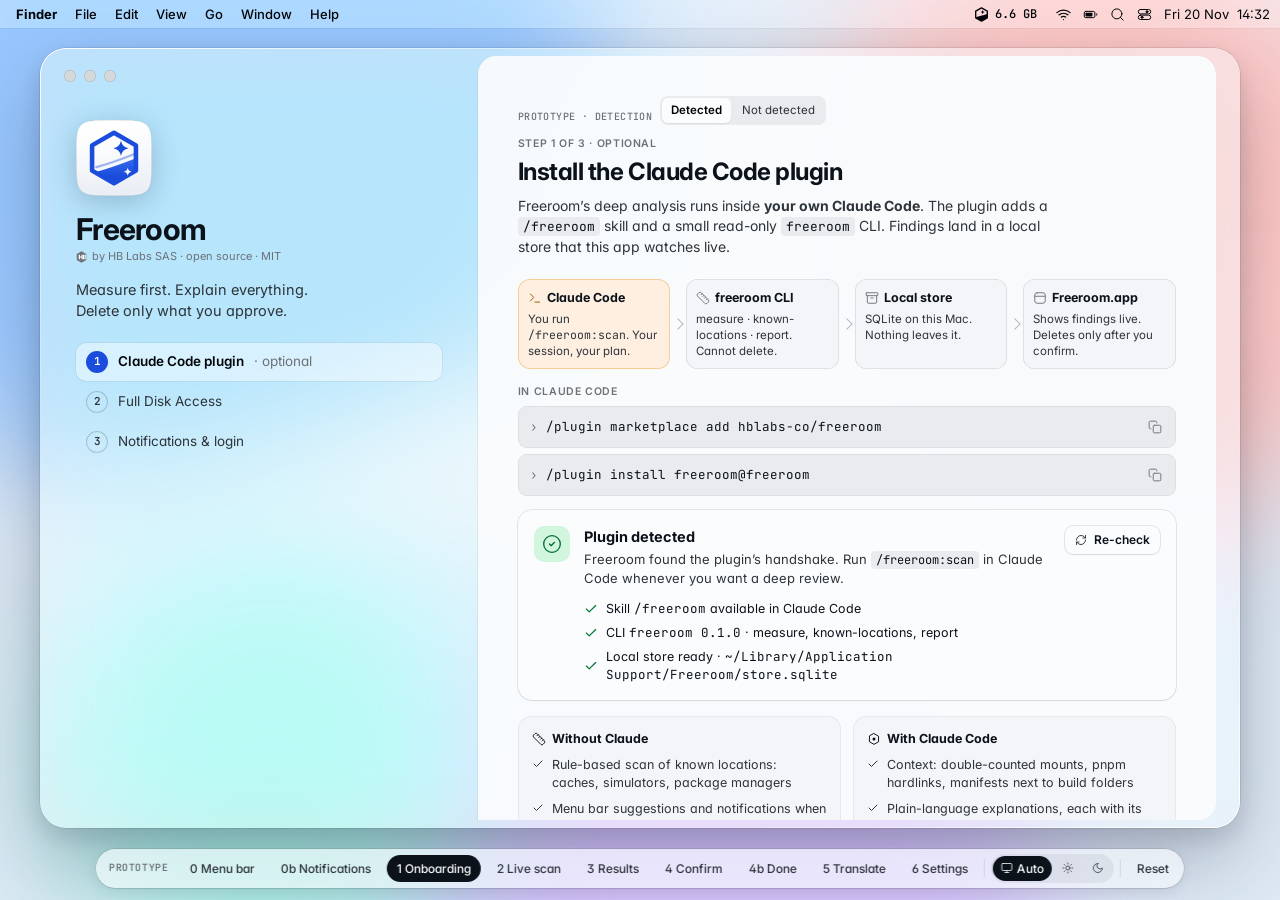
<file: design/index.html>
<!doctype html>
<html lang="en">
<head>
<meta charset="utf-8">
<meta name="viewport" content="width=device-width, initial-scale=1">
<title>Freeroom · prototype</title>
<meta name="description" content="Freeroom by HB Labs SAS: high-fidelity clickable prototype of a macOS disk-cleanup app driven by the user's own Claude Code.">
<link rel="icon" href="assets/freeroom-icon-light.svg">
<link rel="preconnect" href="https://fonts.googleapis.com">
<link rel="preconnect" href="https://fonts.gstatic.com" crossorigin>
<link href="https://fonts.googleapis.com/css2?family=Inter:wght@400;500;600;700&family=JetBrains+Mono:wght@400;500;600&display=swap" rel="stylesheet">
<script>
  /* Theme bootstrap: auto (prefers-color-scheme) unless the toggle overrides. */
  (function () {
    var pref = 'auto';
    try { pref = localStorage.getItem('fr-theme') || 'auto'; } catch (e) {}
    var dark = pref === 'dark' || (pref === 'auto' && window.matchMedia && matchMedia('(prefers-color-scheme: dark)').matches);
    document.documentElement.setAttribute('data-theme', dark ? 'dark' : 'light');
    document.documentElement.setAttribute('data-theme-pref', pref);
  })();
</script>
<style>
/* =====================================================================
   1 · HB Labs tokens (copied from design-system/tokens.css — source of truth)
   ===================================================================== */
:root {
  --hb-ink-0: oklch(0.99 0.003 250); --hb-ink-1: oklch(0.97 0.004 250);
  --hb-ink-2: oklch(0.94 0.005 250); --hb-ink-3: oklch(0.88 0.006 250);
  --hb-ink-4: oklch(0.78 0.008 250); --hb-ink-5: oklch(0.55 0.012 250);
  --hb-ink-6: oklch(0.32 0.015 250); --hb-ink-7: oklch(0.18 0.018 250);
  --hb-ink-8: oklch(0.10 0.020 250);
  --hb-line: oklch(0.18 0.018 250 / 0.10); --hb-line-strong: oklch(0.18 0.018 250 / 0.18);
  --hb-line-soft: oklch(0.18 0.018 250 / 0.06); --hb-overlay: oklch(0.10 0.020 250 / 0.30);
  --hb-accent-h: 264.2; --hb-accent-c: 0.223; --hb-accent-l: 0.488; /* = #1a4ddb (logo blue). white text 6.7:1, as text on paper 6.5:1 */
  --hb-accent: oklch(var(--hb-accent-l) var(--hb-accent-c) var(--hb-accent-h));
  --hb-accent-soft: oklch(0.92 0.04 var(--hb-accent-h));
  --hb-accent-fg: oklch(0.99 0.01 var(--hb-accent-h));
  --hb-accent-hover: oklch(calc(var(--hb-accent-l) - 0.04) var(--hb-accent-c) var(--hb-accent-h));
  --hb-accent-ring: oklch(var(--hb-accent-l) var(--hb-accent-c) var(--hb-accent-h) / 0.35);
  --hb-agent: oklch(0.72 0.16 65); --hb-agent-soft: oklch(0.94 0.05 65);
  --hb-agent-fg: oklch(0.20 0.04 65); --hb-on-agent: oklch(0.20 0.04 65);
  --hb-success: oklch(0.62 0.15 155); --hb-success-soft: oklch(0.94 0.05 155);
  --hb-danger: oklch(0.58 0.20 27); --hb-danger-soft: oklch(0.95 0.05 27);
  --hb-info: oklch(0.65 0.14 230); --hb-info-soft: oklch(0.95 0.04 230);
  --hb-shadow-sm: 0 1px 2px oklch(0.10 0.020 250 / 0.06);
  --hb-shadow-md: 0 1px 2px oklch(0.10 0.020 250 / 0.06), 0 4px 14px oklch(0.10 0.020 250 / 0.08);
  --hb-font-sans: 'Inter', ui-sans-serif, system-ui, -apple-system, sans-serif;
  --hb-font-mono: 'JetBrains Mono', ui-monospace, SFMono-Regular, Menlo, monospace;
  --hb-text-xs: 11px; --hb-text-sm: 12.5px; --hb-text-md: 14px; --hb-text-base: 15px;
  --hb-text-lg: 17px; --hb-text-xl: 20px; --hb-text-2xl: 24px; --hb-text-3xl: 30px; --hb-text-4xl: 38px;
  --hb-s-1: 4px; --hb-s-2: 8px; --hb-s-3: 12px; --hb-s-4: 16px; --hb-s-5: 20px; --hb-s-6: 24px; --hb-s-7: 32px; --hb-s-8: 40px;
  --hb-r-xs: 4px; --hb-r-sm: 6px; --hb-r-md: 10px; --hb-r-lg: 14px; --hb-r-xl: 20px; --hb-r-2xl: 28px; --hb-r-full: 999px;
  --hb-dur-1: 80ms; --hb-dur-2: 140ms; --hb-dur-3: 220ms; --hb-dur-4: 360ms;
  --hb-ease-standard: cubic-bezier(0.2, 0, 0, 1); --hb-ease-out: cubic-bezier(0, 0, 0.2, 1);
  --hb-ease-visionos: cubic-bezier(0.32, 0.72, 0, 1);

  /* =================================================================
     2 · Freeroom local tokens (derived from --hb-*; documented in DESIGN-NOTES.md)
     ================================================================= */
  --fr-surface: oklch(0.99 0.003 250 / 0.95);       /* legible content pane */
  --fr-card: var(--hb-ink-0);
  --fr-win-glass: oklch(0.97 0.006 250 / 0.50);     /* Liquid Glass window */
  --fr-side-glass: oklch(1 0 0 / 0.42);             /* floating sidebar */
  --fr-bar-glass: oklch(0.99 0.003 250 / 0.70);     /* toolbar / selection bar */
  --fr-sheet-glass: oklch(0.985 0.003 250 / 0.86);  /* sheets */
  --fr-cap-glass: oklch(1 0 0 / 0.60);              /* toolbar capsules */
  --fr-spec-a: oklch(1 0 0 / 0.95);                 /* specular rim */
  --fr-spec-b: oklch(1 0 0 / 0.10);
  --fr-win-shadow: 0 0 0 0.5px oklch(0.18 0.018 250 / 0.18), 0 30px 80px oklch(0.25 0.04 260 / 0.28), 0 10px 24px oklch(0.25 0.04 260 / 0.12);
  --fr-agent-ink: oklch(0.52 0.13 60);   /* amber for glyphs/text on light surfaces (AA) */
  --fr-safe-ink: oklch(0.46 0.15 155);
  --fr-review-ink: oklch(0.46 0.14 230);
  --fr-danger-ink: oklch(0.52 0.20 27);
  --fr-code-bg: var(--hb-ink-2);
  /* wallpaper (desktop, outside the product) */
  --wp-base: oklch(0.93 0.02 250);
  --wp-1: oklch(0.82 0.10 255); --wp-2: oklch(0.88 0.07 20); --wp-3: oklch(0.85 0.08 300); --wp-4: oklch(0.89 0.07 185);
}
[data-theme="dark"] {
  --hb-ink-0: oklch(0.10 0.012 250); --hb-ink-1: oklch(0.14 0.014 250);
  --hb-ink-2: oklch(0.18 0.015 250); --hb-ink-3: oklch(0.24 0.016 250);
  --hb-ink-4: oklch(0.50 0.018 250); --hb-ink-5: oklch(0.66 0.014 250);
  --hb-ink-6: oklch(0.80 0.010 250); --hb-ink-7: oklch(0.93 0.008 250); --hb-ink-8: oklch(0.99 0.004 250);
  --hb-line: oklch(1 0 0 / 0.10); --hb-line-strong: oklch(1 0 0 / 0.18); --hb-line-soft: oklch(1 0 0 / 0.06);
  --hb-overlay: oklch(0 0 0 / 0.40);
  --hb-accent-l: 0.68; --hb-accent-c: 0.16; /* ≈ #6594fa · ≥5.6:1 on every dark surface/glass; dark text on it 6.6:1 */ --hb-accent-soft: oklch(0.30 0.10 var(--hb-accent-h));
  --hb-accent-fg: oklch(0.10 0.02 var(--hb-accent-h));
  --hb-accent-ring: oklch(var(--hb-accent-l) var(--hb-accent-c) var(--hb-accent-h) / 0.45);
  --hb-agent: oklch(0.78 0.15 65); --hb-agent-soft: oklch(0.30 0.08 65); --hb-agent-fg: oklch(0.96 0.04 65);
  --hb-success-soft: oklch(0.30 0.08 155); --hb-danger-soft: oklch(0.30 0.10 27); --hb-info-soft: oklch(0.30 0.08 230);
  --hb-shadow-sm: 0 1px 2px oklch(0 0 0 / 0.4);
  --hb-shadow-md: 0 1px 2px oklch(0 0 0 / 0.4), 0 4px 14px oklch(0 0 0 / 0.4);

  --fr-surface: oklch(0.155 0.014 250 / 0.94);
  --fr-card: oklch(0.185 0.015 250);
  --fr-win-glass: oklch(0.22 0.016 255 / 0.50);
  --fr-side-glass: oklch(0.30 0.016 255 / 0.36);
  --fr-bar-glass: oklch(0.20 0.014 250 / 0.72);
  --fr-sheet-glass: oklch(0.19 0.014 250 / 0.88);
  --fr-cap-glass: oklch(0.32 0.014 250 / 0.55);
  --fr-spec-a: oklch(1 0 0 / 0.38);
  --fr-spec-b: oklch(1 0 0 / 0.04);
  --fr-win-shadow: 0 0 0 0.5px oklch(0 0 0 / 0.6), 0 30px 80px oklch(0 0 0 / 0.55), 0 10px 24px oklch(0 0 0 / 0.35);
  --fr-agent-ink: var(--hb-agent);
  --fr-safe-ink: oklch(0.82 0.14 155);
  --fr-review-ink: oklch(0.82 0.12 230);
  --fr-danger-ink: oklch(0.78 0.16 27);
  --fr-code-bg: oklch(0.12 0.012 250);
  --wp-base: oklch(0.14 0.03 265);
  --wp-1: oklch(0.36 0.15 262); --wp-2: oklch(0.30 0.10 200); --wp-3: oklch(0.30 0.13 315); --wp-4: oklch(0.28 0.09 20);
}
@media (prefers-reduced-motion: reduce) {
  :root { --hb-dur-1: 0ms; --hb-dur-2: 0ms; --hb-dur-3: 0ms; --hb-dur-4: 0ms; }
  *, *::before, *::after { animation-duration: 0ms !important; transition-duration: 0ms !important; }
}

/* =====================================================================
   3 · Base
   ===================================================================== */
*, *::before, *::after { box-sizing: border-box; }
html, body { margin: 0; height: 100%; }
body {
  font-family: var(--hb-font-sans); font-size: var(--hb-text-md); line-height: 1.45;
  color: var(--hb-ink-7); background: var(--wp-base);
  -webkit-font-smoothing: antialiased; overflow-x: hidden;
  font-feature-settings: "cv11", "ss01";
}
button, input, select { font: inherit; color: inherit; }
button { cursor: pointer; }
:focus-visible { outline: 2px solid var(--hb-accent); outline-offset: 2px; border-radius: 4px; }
.mono, code, pre { font-family: var(--hb-font-mono); font-feature-settings: "tnum"; }
.tnum { font-feature-settings: "tnum"; }
code { font-size: 0.92em; padding: 1px 5px; border-radius: var(--hb-r-xs); background: var(--fr-code-bg); color: var(--hb-ink-7); }
.i { width: 16px; height: 16px; flex: none; display: inline-block; vertical-align: -3px; }
.i-sm { width: 14px; height: 14px; }
.i-xs { width: 12px; height: 12px; vertical-align: -2px; }
.i-lg { width: 20px; height: 20px; }
.muted { color: var(--hb-ink-5); }
.sr { position: absolute; width: 1px; height: 1px; overflow: hidden; clip: rect(0 0 0 0); }
[hidden] { display: none !important; }

/* =====================================================================
   4 · Desktop wallpaper (outside the product; feeds the Liquid Glass)
   ===================================================================== */
.desk { position: fixed; inset: 0; z-index: 0; overflow: hidden; background: var(--wp-base); }
.desk i { position: absolute; border-radius: 50%; filter: blur(64px); }
.desk .b1 { width: 62vw; height: 62vw; left: -14vw; top: -22vw; background: var(--wp-1); }
.desk .b2 { width: 48vw; height: 48vw; right: -10vw; top: -6vw; background: var(--wp-2); }
.desk .b3 { width: 56vw; height: 46vw; left: 26vw; bottom: -24vw; background: var(--wp-3); }
.desk .b4 { width: 34vw; height: 34vw; left: 4vw; bottom: -6vw; background: var(--wp-4); }
.desk .ribbon { position: absolute; left: -10vw; top: 38%; width: 120vw; height: 16vh; transform: rotate(-11deg);
  background: linear-gradient(90deg, transparent, oklch(1 0 0 / .55) 35%, oklch(1 0 0 / .15) 70%, transparent);
  filter: blur(26px); border-radius: 50%; }
[data-theme="dark"] .desk .ribbon { background: linear-gradient(90deg, transparent, oklch(0.75 0.10 250 / .22) 35%, oklch(0.75 0.10 300 / .08) 70%, transparent); }

/* =====================================================================
   5 · Prototype bar (not part of the app)
   ===================================================================== */
.proto {
  position: fixed; bottom: 12px; left: 50%; transform: translateX(-50%); z-index: 50;
  display: flex; align-items: center; gap: 6px; max-width: calc(100vw - 24px); overflow-x: auto;
  padding: 5px; border-radius: var(--hb-r-full);
  background: var(--fr-bar-glass); backdrop-filter: blur(20px) saturate(170%); -webkit-backdrop-filter: blur(20px) saturate(170%);
  box-shadow: 0 0 0 0.5px var(--hb-line-strong), var(--hb-shadow-md); scrollbar-width: none;
}
.proto::-webkit-scrollbar { display: none; }
.proto .tag { font: 600 10px/1 var(--hb-font-mono); letter-spacing: .06em; text-transform: uppercase; color: var(--hb-ink-5); padding: 0 6px 0 8px; white-space: nowrap; }
.proto button { border: 0; background: transparent; padding: 5px 10px; border-radius: var(--hb-r-full); font-size: 12px; font-weight: 500; color: var(--hb-ink-6); white-space: nowrap; }
.proto button:hover { background: var(--hb-line-soft); color: var(--hb-ink-7); }
.proto button[aria-pressed="true"] { background: var(--hb-ink-7); color: var(--hb-ink-0); }
.proto .sep { width: 1px; height: 18px; background: var(--hb-line); flex: none; }
.seg-theme { display: flex; gap: 2px; padding: 2px; border-radius: var(--hb-r-full); background: var(--hb-line-soft); }
.seg-theme button { padding: 4px 8px; display: inline-flex; gap: 4px; align-items: center; }

/* =====================================================================
   6 · Window — Liquid Glass shell
   ===================================================================== */
.stage { position: relative; z-index: 1; min-height: 100vh; display: grid; grid-template-columns: minmax(0, 1fr); place-items: center; padding: 44px 16px 68px; }
.window {
  position: relative; width: min(1200px, 100%); height: min(780px, calc(100vh - 116px)); min-height: 580px;
  display: flex; gap: 8px; padding: 8px; border-radius: 26px;
  background: var(--fr-win-glass);
  backdrop-filter: blur(42px) saturate(185%) brightness(1.04); -webkit-backdrop-filter: blur(42px) saturate(185%) brightness(1.04);
  box-shadow: var(--fr-win-shadow);
  isolation: isolate;
}
/* specular rim: a 1px edge that is bright at the top-left and fades */
.window::before, .glass-rim::before {
  content: ""; position: absolute; inset: 0; border-radius: inherit; padding: 1px; pointer-events: none; z-index: 30;
  background: linear-gradient(155deg, var(--fr-spec-a), var(--fr-spec-b) 28%, transparent 55%, var(--fr-spec-b) 80%, var(--fr-spec-a));
  -webkit-mask: linear-gradient(#000 0 0) content-box, linear-gradient(#000 0 0); -webkit-mask-composite: xor;
  mask: linear-gradient(#000 0 0) content-box exclude, linear-gradient(#000 0 0);
}
.traffic { position: absolute; top: 22px; left: 24px; z-index: 40; display: flex; gap: 8px; }
.traffic span { width: 12px; height: 12px; border-radius: 50%; box-shadow: inset 0 0 0 0.5px oklch(0 0 0 / .18); }
.traffic span:nth-child(1) { background: #ff5f57; } .traffic span:nth-child(2) { background: #febc2e; } .traffic span:nth-child(3) { background: #28c840; }
.window:not(:hover) .traffic span { background: var(--hb-ink-3); }

/* Sidebar: floating glass panel */
.sidebar {
  position: relative; width: 224px; flex: none; border-radius: 18px; padding: 48px 10px 10px;
  display: flex; flex-direction: column; gap: 4px;
  background: var(--fr-side-glass);
  backdrop-filter: blur(24px) saturate(160%); -webkit-backdrop-filter: blur(24px) saturate(160%);
  box-shadow: inset 0 1px 0 oklch(1 0 0 / .5), 0 0 0 0.5px var(--hb-line), 0 6px 20px oklch(0.2 0.03 260 / .08);
}
[data-theme="dark"] .sidebar { box-shadow: inset 0 1px 0 oklch(1 0 0 / .10), 0 0 0 0.5px var(--hb-line), 0 6px 20px oklch(0 0 0 / .3); }
.brand { display: flex; align-items: center; gap: 10px; padding: 4px 8px 14px; }
.brand svg.appicon { width: 34px; height: 34px; flex: none; filter: drop-shadow(0 2px 4px oklch(0.2 0.03 260 / .18)); }
.brand b { display: block; font-size: 15px; letter-spacing: -0.01em; }
.byline { display: inline-flex; align-items: center; gap: 5px; font-size: 11px; color: var(--hb-ink-5); }
.byline svg { width: 11px; height: 12px; }
.navlabel { font: 600 10.5px/1 var(--hb-font-sans); letter-spacing: .05em; text-transform: uppercase; color: var(--hb-ink-5); padding: 12px 10px 6px; }
.nav button {
  width: 100%; display: flex; align-items: center; gap: 10px; border: 0; background: transparent;
  padding: 7px 10px; border-radius: 9px; font-size: 13.5px; color: var(--hb-ink-7); text-align: left;
}
.nav button .i { color: var(--hb-ink-5); }
.nav button:hover { background: var(--hb-line-soft); }
.nav button[aria-current="page"] { background: oklch(var(--hb-accent-l) var(--hb-accent-c) var(--hb-accent-h) / .14); color: var(--hb-ink-8); font-weight: 600; }
.nav button[aria-current="page"] .i { color: var(--hb-accent); }
.nav .count { margin-left: auto; font: 500 11px/1 var(--hb-font-mono); color: var(--hb-ink-5); }
.side-foot { margin-top: auto; display: flex; flex-direction: column; gap: 8px; }
.mini-disk { padding: 10px; border-radius: 12px; background: oklch(1 0 0 / .35); box-shadow: 0 0 0 0.5px var(--hb-line); }
[data-theme="dark"] .mini-disk { background: oklch(0 0 0 / .18); }
.mini-disk .row1 { display: flex; justify-content: space-between; font-size: 12px; margin-bottom: 7px; }
.mini-disk .bar { height: 5px; border-radius: 3px; background: var(--hb-line); overflow: hidden; }
.mini-disk .bar i { display: block; height: 100%; background: var(--hb-ink-6); border-radius: 3px; transition: width var(--hb-dur-4) var(--hb-ease-standard); }
.mini-disk .bar i.crit { background: var(--hb-danger); }
.engine-chip { display: flex; align-items: center; gap: 8px; padding: 8px 10px; border-radius: 10px; font-size: 12px; border: 0; background: transparent; text-align: left; width: 100%; }
.engine-chip:hover { background: var(--hb-line-soft); }
.engine-chip .dot { width: 7px; height: 7px; border-radius: 50%; background: var(--hb-ink-4); flex: none; }
.engine-chip.busy .dot { background: var(--hb-agent); box-shadow: 0 0 0 3px oklch(0.72 0.16 65 / .25); animation: pulse 1.4s infinite; }
.engine-chip small { display: block; color: var(--hb-ink-5); font-size: 11px; }
@keyframes pulse { 50% { box-shadow: 0 0 0 6px oklch(0.72 0.16 65 / 0); } }

/* Main pane: legible, mostly-opaque content surface */
.main { position: relative; flex: 1; min-width: 0; border-radius: 18px; background: var(--fr-surface); overflow: hidden; box-shadow: 0 0 0 0.5px var(--hb-line); }
.toolbar {
  position: absolute; z-index: 10; top: 0; left: 0; right: 0; height: 56px; padding: 0 12px 0 20px;
  display: flex; align-items: center; gap: 12px;
  background: linear-gradient(var(--fr-bar-glass), var(--fr-bar-glass));
  backdrop-filter: blur(18px) saturate(170%); -webkit-backdrop-filter: blur(18px) saturate(170%);
  border-bottom: 0.5px solid var(--hb-line);
}
.toolbar h1 { margin: 0; font-size: 15px; font-weight: 650; letter-spacing: -0.01em; white-space: nowrap; }
.toolbar .sub { font-size: 12px; color: var(--hb-ink-5); white-space: nowrap; overflow: hidden; text-overflow: ellipsis; }
.toolbar .titles { min-width: 0; display: flex; flex-direction: column; }
.toolbar .actions { margin-left: auto; display: flex; gap: 8px; align-items: center; }
.cap {
  position: relative; display: inline-flex; align-items: center; gap: 6px; height: 32px; padding: 0 12px; border-radius: var(--hb-r-full);
  border: 0; font-size: 12.5px; font-weight: 500; color: var(--hb-ink-7); white-space: nowrap;
  background: var(--fr-cap-glass); backdrop-filter: blur(12px); -webkit-backdrop-filter: blur(12px);
  box-shadow: inset 0 1px 0 oklch(1 0 0 / .55), 0 0 0 0.5px var(--hb-line-strong), 0 1px 3px oklch(0.2 0.03 260 / .08);
}
[data-theme="dark"] .cap { box-shadow: inset 0 1px 0 oklch(1 0 0 / .12), 0 0 0 0.5px var(--hb-line-strong), 0 1px 3px oklch(0 0 0 / .3); }
.cap:hover { background: var(--hb-ink-0); }
.cap .i { color: var(--hb-ink-6); }
.cap.agent-cap .i { color: var(--fr-agent-ink); }
.content { position: absolute; inset: 0; overflow: auto; padding-top: 56px; }
.screen { min-height: 100%; }

/* Buttons */
.btn { display: inline-flex; align-items: center; justify-content: center; gap: 7px; height: 34px; padding: 0 14px; border-radius: var(--hb-r-md);
  border: 0; font-size: 13px; font-weight: 600; white-space: nowrap; transition: background var(--hb-dur-2) var(--hb-ease-standard), transform var(--hb-dur-1); }
.btn:active { transform: scale(.98); }
.btn-primary { background: var(--hb-accent); color: var(--hb-accent-fg); box-shadow: inset 0 1px 0 oklch(1 0 0 / .22), 0 1px 2px oklch(0.2 0.1 250 / .25); }
.btn-primary:hover { background: var(--hb-accent-hover); }
.btn-danger { background: var(--hb-danger); color: oklch(0.99 0.01 27); box-shadow: inset 0 1px 0 oklch(1 0 0 / .2); }
.btn-danger:hover { background: oklch(0.53 0.20 27); }
.btn-ghost { background: var(--hb-ink-0); color: var(--hb-ink-7); box-shadow: 0 0 0 0.5px var(--hb-line-strong), var(--hb-shadow-sm); }
.btn-ghost:hover { background: var(--hb-ink-1); }
.btn-plain { background: transparent; color: var(--hb-accent); padding: 0 8px; font-weight: 500; }
.btn[disabled] { opacity: .45; cursor: not-allowed; transform: none; }
.btn-lg { height: 40px; padding: 0 18px; font-size: 14px; border-radius: 12px; }
.btn-sm { height: 28px; padding: 0 10px; font-size: 12px; border-radius: 8px; }

/* Badges (hb-badge pattern: label + icon, never color alone) */
.badge { display: inline-flex; align-items: center; gap: 4px; padding: 1px 7px 1px 5px; border-radius: var(--hb-r-full);
  font: 500 11px/18px var(--hb-font-mono); letter-spacing: .01em; border: 1px solid var(--hb-line); background: var(--hb-ink-2); color: var(--hb-ink-6); white-space: nowrap; }
.badge .i { width: 12px; height: 12px; }
.b-safe { background: var(--hb-success-soft); color: var(--fr-safe-ink); border-color: oklch(0.62 0.15 155 / .28); }
.b-review { background: var(--hb-info-soft); color: var(--fr-review-ink); border-color: oklch(0.65 0.14 230 / .28); }
.b-keep { background: var(--hb-ink-2); color: var(--hb-ink-6); }
.b-agent { background: var(--hb-agent-soft); color: var(--hb-agent-fg); border-color: oklch(0.72 0.16 65 / .32); }
[data-theme="dark"] .b-agent { color: var(--hb-agent); }
.b-agent .i { color: var(--fr-agent-ink); }
.b-danger { background: var(--hb-danger-soft); color: var(--fr-danger-ink); border-color: oklch(0.58 0.20 27 / .28); }
.b-neutral { background: transparent; }

/* Generic card */
.card { background: var(--fr-card); border-radius: var(--hb-r-lg); box-shadow: 0 0 0 0.5px var(--hb-line-strong), var(--hb-shadow-sm); }
.eyebrow { font: 600 10.5px/1 var(--hb-font-sans); letter-spacing: .06em; text-transform: uppercase; color: var(--hb-ink-5); }

/* =====================================================================
   7 · Onboarding
   ===================================================================== */
.window[data-layout="onboarding"] .sidebar, .window[data-layout="onboarding"] .toolbar { display: none; }
.window[data-layout="onboarding"] .main { background: transparent; box-shadow: none; }
.window[data-layout="onboarding"] .content { padding-top: 0; }
.ob { display: grid; grid-template-columns: minmax(240px, 0.8fr) minmax(0, 1.4fr); gap: 8px; min-height: 100%; }
.ob-left { padding: 64px 28px 28px; display: flex; flex-direction: column; gap: 22px; }
.ob-hero svg.appicon { width: 76px; height: 76px; filter: drop-shadow(0 6px 14px oklch(0.2 0.05 260 / .22)); }
.ob-hero h2 { font-size: var(--hb-text-3xl); letter-spacing: -0.025em; margin: 12px 0 2px; line-height: 1.1; }
.ob-hero p { margin: 10px 0 0; color: var(--hb-ink-6); font-size: 14.5px; max-width: 30ch; }
.steps { list-style: none; margin: 0; padding: 0; display: flex; flex-direction: column; gap: 2px; }
.steps li { display: flex; align-items: center; gap: 10px; padding: 8px 10px; border-radius: 10px; font-size: 13.5px; color: var(--hb-ink-6); }
.steps li .n { width: 22px; height: 22px; border-radius: 50%; display: grid; place-items: center; font: 600 11px/1 var(--hb-font-mono); box-shadow: inset 0 0 0 1px var(--hb-line-strong); }
.steps li.on { background: oklch(1 0 0 / .45); color: var(--hb-ink-8); font-weight: 600; box-shadow: 0 0 0 0.5px var(--hb-line); }
[data-theme="dark"] .steps li.on { background: oklch(1 0 0 / .07); }
.steps li.on .n { background: var(--hb-accent); color: var(--hb-accent-fg); box-shadow: none; }
.steps li.ok .n { background: var(--hb-success); color: white; box-shadow: none; }
.ob-left .foot { margin-top: auto; font-size: 11.5px; color: var(--hb-ink-5); display: flex; flex-direction: column; gap: 6px; }
.ob-right { background: var(--fr-surface); border-radius: 18px; box-shadow: 0 0 0 0.5px var(--hb-line); padding: 40px 40px 28px; display: flex; flex-direction: column; overflow: auto; }
.ob-right h3 { font-size: var(--hb-text-2xl); letter-spacing: -0.02em; margin: 6px 0 6px; }
.ob-right .lead { color: var(--hb-ink-6); margin: 0 0 22px; max-width: 60ch; }
.detect { border-radius: var(--hb-r-lg); padding: 16px; display: grid; grid-template-columns: auto 1fr auto; gap: 14px; align-items: start; }
.detect .ico { width: 36px; height: 36px; border-radius: 10px; display: grid; place-items: center; }
.detect.ok .ico { background: var(--hb-success-soft); color: var(--fr-safe-ink); }
.detect.warn .ico { background: var(--hb-info-soft); color: var(--fr-review-ink); }
.detect.missing .ico { background: var(--hb-danger-soft); color: var(--fr-danger-ink); }
.detect h4 { margin: 0; font-size: 14.5px; }
.detect p { margin: 3px 0 0; color: var(--hb-ink-6); font-size: 13px; }
.checks { list-style: none; padding: 0; margin: 12px 0 0; display: flex; flex-direction: column; gap: 6px; font-size: 12.5px; }
.checks li { display: flex; gap: 8px; align-items: center; }
.checks .ok { color: var(--fr-safe-ink); } .checks .no { color: var(--fr-danger-ink); } .checks .wait { color: var(--hb-ink-4); }
.cmdline { display: flex; align-items: center; gap: 8px; margin-top: 10px; padding: 8px 8px 8px 12px; border-radius: 9px; background: var(--fr-code-bg); font: 12.5px/1.4 var(--hb-font-mono); color: var(--hb-ink-7); box-shadow: inset 0 0 0 0.5px var(--hb-line); }
.cmdline .ps { color: var(--hb-ink-5); user-select: none; }
.cmdline span.c { flex: 1; min-width: 0; overflow-x: auto; white-space: nowrap; }
.iconbtn { border: 0; background: transparent; width: 26px; height: 26px; display: grid; place-items: center; border-radius: 7px; color: var(--hb-ink-5); flex: none; }
.iconbtn:hover { background: var(--hb-line-soft); color: var(--hb-ink-7); }
.statepick { display: inline-flex; gap: 2px; padding: 2px; background: var(--hb-ink-2); border-radius: 8px; margin-bottom: 14px; }
.statepick button { border: 0; background: transparent; font-size: 11.5px; padding: 4px 9px; border-radius: 6px; color: var(--hb-ink-6); }
.statepick button[aria-pressed="true"] { background: var(--fr-card); color: var(--hb-ink-8); box-shadow: var(--hb-shadow-sm); font-weight: 600; }
.protonote { font: 500 10px/1 var(--hb-font-mono); color: var(--hb-ink-5); letter-spacing: .04em; text-transform: uppercase; margin-right: 8px; }
.cando { display: grid; grid-template-columns: 1fr 1fr; gap: 12px; margin-top: 16px; }
.cando .col { padding: 14px; border-radius: var(--hb-r-lg); background: var(--hb-ink-1); box-shadow: inset 0 0 0 0.5px var(--hb-line); }
.cando h5 { margin: 0 0 8px; font-size: 12.5px; display: flex; align-items: center; gap: 6px; }
.cando ul { margin: 0; padding: 0; list-style: none; display: flex; flex-direction: column; gap: 7px; font-size: 12.5px; color: var(--hb-ink-6); }
.cando li { display: flex; gap: 8px; } .cando li .i { margin-top: 2px; }
.privacy { display: flex; gap: 10px; align-items: flex-start; margin-top: 16px; font-size: 12.5px; color: var(--hb-ink-6); }
.privacy .i { color: var(--hb-ink-5); margin-top: 1px; }
.ob-actions { margin-top: auto; padding-top: 24px; display: flex; align-items: center; gap: 10px; }
.ob-actions .spacer { flex: 1; }
.fda { display: grid; grid-template-columns: 1fr; gap: 14px; }
.syswin { border-radius: 14px; overflow: hidden; box-shadow: 0 0 0 0.5px var(--hb-line-strong), var(--hb-shadow-md); background: var(--fr-card); max-width: 520px; }
.syswin .bar { height: 30px; display: flex; align-items: center; gap: 6px; padding: 0 10px; background: var(--hb-ink-1); border-bottom: 0.5px solid var(--hb-line); font-size: 11.5px; color: var(--hb-ink-5); }
.syswin .bar i { width: 9px; height: 9px; border-radius: 50%; background: var(--hb-ink-3); }
.syswin .bar span { margin-left: 8px; }
.syswin .rowx { display: flex; align-items: center; gap: 10px; padding: 9px 14px; font-size: 13px; border-top: 0.5px solid var(--hb-line); }
.syswin .bar + .rowx { border-top: 0; }
.syswin .rowx .ai { width: 22px; height: 22px; border-radius: 6px; flex: none; }
.syswin .rowx.hl { background: oklch(var(--hb-accent-l) var(--hb-accent-c) var(--hb-accent-h) / .08); }
.toggle { margin-left: auto; width: 34px; height: 20px; border-radius: 10px; background: var(--hb-ink-3); position: relative; border: 0; transition: background var(--hb-dur-3); flex: none; }
.toggle::after { content: ""; position: absolute; top: 2px; left: 2px; width: 16px; height: 16px; border-radius: 50%; background: white; box-shadow: 0 1px 2px oklch(0 0 0 / .3); transition: transform var(--hb-dur-3) var(--hb-ease-standard); }
.toggle[aria-checked="true"] { background: var(--hb-success); }
.toggle[aria-checked="true"]::after { transform: translateX(14px); }
.whylist { margin: 0; padding: 0; list-style: none; display: grid; grid-template-columns: repeat(auto-fit, minmax(180px, 1fr)); gap: 10px; }
.whylist li { padding: 12px; border-radius: 12px; background: var(--hb-ink-1); box-shadow: inset 0 0 0 0.5px var(--hb-line); font-size: 12.5px; color: var(--hb-ink-6); }
.whylist b { display: block; color: var(--hb-ink-7); font-size: 13px; margin: 6px 0 2px; }
.whylist .i { color: var(--hb-ink-5); }

/* =====================================================================
   8 · Scan
   ===================================================================== */
.scan { display: grid; grid-template-columns: minmax(0, 1.55fr) minmax(290px, 1fr); gap: 12px; padding: 12px; height: 100%; }
.panel { background: var(--fr-card); border-radius: var(--hb-r-lg); box-shadow: 0 0 0 0.5px var(--hb-line-strong); display: flex; flex-direction: column; min-height: 0; overflow: hidden; }
.panel-h { display: flex; align-items: center; gap: 10px; padding: 12px 14px; border-bottom: 0.5px solid var(--hb-line); }
.panel-h h2 { font-size: 13.5px; margin: 0; font-weight: 650; }
.panel-h .right { margin-left: auto; display: flex; gap: 6px; align-items: center; }
.live { display: inline-flex; align-items: center; gap: 6px; font: 500 11px/1 var(--hb-font-mono); color: var(--hb-agent-fg); background: var(--hb-agent-soft); border-radius: 999px; padding: 4px 8px; border: 1px solid oklch(0.72 0.16 65 / .3); }
[data-theme="dark"] .live { color: var(--hb-agent); }
.live i { width: 6px; height: 6px; border-radius: 50%; background: var(--hb-agent); animation: pulse 1.4s infinite; }
.live.idle { background: var(--hb-success-soft); color: var(--fr-safe-ink); border-color: oklch(0.62 0.15 155 / .3); }
.stream { flex: 1; overflow: auto; padding: 6px 0 16px; scroll-behavior: smooth; }
.ev { margin: 8px 12px 0; animation: evIn var(--hb-dur-4) var(--hb-ease-visionos) both; }
@keyframes evIn { from { opacity: 0; transform: translateY(6px); } }
.ev-sys { font: 11.5px/1.5 var(--hb-font-mono); color: var(--hb-ink-5); padding: 6px 4px; display: flex; gap: 8px; }
.ev-sys .i { color: var(--hb-ink-4); }
.ev-think { border-left: 2px solid var(--hb-agent); background: color-mix(in oklch, var(--hb-agent-soft) 45%, transparent); border-radius: 0 10px 10px 0; padding: 8px 12px 9px; }
.ev-think .h { display: flex; align-items: center; gap: 6px; border: 0; background: transparent; padding: 0; font: 600 11px/1 var(--hb-font-mono); letter-spacing: .04em; text-transform: uppercase; color: var(--fr-agent-ink); }
.ev-think .h .chev { transition: transform var(--hb-dur-2); }
.ev-think.collapsed .h .chev { transform: rotate(-90deg); }
.ev-think .t { margin-top: 6px; font-size: 13px; line-height: 1.55; color: var(--hb-ink-6); }
.ev-think.collapsed .t { display: -webkit-box; -webkit-line-clamp: 1; -webkit-box-orient: vertical; overflow: hidden; color: var(--hb-ink-5); }
.caret::after { content: ""; display: inline-block; width: 7px; height: 14px; margin-left: 1px; vertical-align: -2px; background: var(--hb-agent); animation: blink 1s steps(1) infinite; }
@keyframes blink { 50% { opacity: 0; } }
.ev-tool { border-radius: 10px; background: var(--hb-ink-1); box-shadow: inset 0 0 0 0.5px var(--hb-line-strong); overflow: hidden; }
.ev-tool .h { display: flex; align-items: center; gap: 8px; padding: 7px 10px; font-size: 12.5px; }
.tooltag { display: inline-flex; align-items: center; gap: 4px; font: 600 10.5px/1 var(--hb-font-mono); color: var(--hb-agent-fg); background: var(--hb-agent-soft); padding: 3px 6px; border-radius: 5px; flex: none; }
[data-theme="dark"] .tooltag { color: var(--hb-agent); }
.tooltag .i { color: var(--fr-agent-ink); width: 11px; height: 11px; }
.ev-tool .cmd { font: 500 12px/1.4 var(--hb-font-mono); color: var(--hb-ink-7); min-width: 0; overflow: hidden; text-overflow: ellipsis; white-space: nowrap; flex: 1; }
.ev-tool .st { font: 11px/1 var(--hb-font-mono); color: var(--hb-ink-5); display: inline-flex; align-items: center; gap: 4px; flex: none; }
.ev-tool .st .i { color: var(--fr-safe-ink); }
.ev-tool pre { margin: 0; padding: 8px 12px 9px; font-size: 11.5px; line-height: 1.55; color: var(--hb-ink-6); background: var(--fr-code-bg); border-top: 0.5px solid var(--hb-line); max-height: 92px; overflow: hidden; white-space: pre; overflow-x: auto; }
.ev-tool.open pre { max-height: none; }
.ev-tool .more { border: 0; background: var(--fr-code-bg); width: 100%; text-align: left; padding: 0 12px 7px; font: 500 11px/1 var(--hb-font-mono); color: var(--hb-accent); }
.spin { width: 12px; height: 12px; border-radius: 50%; border: 1.5px solid oklch(0.72 0.16 65 / .3); border-top-color: var(--hb-agent); animation: spin .8s linear infinite; flex: none; display: inline-block; }
.spin.acc { border-color: var(--hb-accent-ring); border-top-color: var(--hb-accent); }
@keyframes spin { to { transform: rotate(360deg); } }
.ev-insight { border-radius: 10px; padding: 10px 12px; background: var(--hb-agent-soft); border: 1px solid oklch(0.72 0.16 65 / .35); display: grid; grid-template-columns: auto 1fr; gap: 4px 10px; }
.ev-insight .i { color: var(--fr-agent-ink); margin-top: 1px; }
.ev-insight b { font-size: 13px; color: var(--hb-agent-fg); }
[data-theme="dark"] .ev-insight b { color: var(--hb-agent-fg); }
.ev-insight p { grid-column: 2; margin: 0; font-size: 12.5px; color: var(--hb-agent-fg); opacity: .85; }
.ev-insight .delta { grid-column: 2; display: flex; align-items: center; gap: 8px; font: 600 12px/1 var(--hb-font-mono); color: var(--hb-agent-fg); margin-top: 4px; }
.ev-insight .delta s { opacity: .6; font-weight: 500; }
.ev-find { display: flex; align-items: center; gap: 8px; padding: 6px 10px; font-size: 12.5px; border-radius: 8px; background: transparent; box-shadow: inset 0 0 0 0.5px var(--hb-line); }
.ev-find .i { color: var(--hb-ink-5); }
.ev-find .nm { flex: 1; min-width: 0; overflow: hidden; text-overflow: ellipsis; white-space: nowrap; }
.ev-find .sz { font: 600 12px/1 var(--hb-font-mono); }
.stream-foot { border-top: 0.5px solid var(--hb-line); padding: 9px 14px; font-size: 11.5px; color: var(--hb-ink-5); display: flex; align-items: center; gap: 8px; }
.side-col { display: flex; flex-direction: column; gap: 12px; min-height: 0; }
.meter { padding: 14px; }
.meter .top { display: flex; align-items: center; gap: 8px; margin-bottom: 12px; }
.meter .top .i { color: var(--fr-agent-ink); }
.meter .top h2 { margin: 0; font-size: 13.5px; }
.meter .top .model { margin-left: auto; }
.bignum { display: flex; align-items: baseline; gap: 10px; flex-wrap: wrap; }
.bignum .v { font: 600 30px/1 var(--hb-font-mono); letter-spacing: -0.03em; font-feature-settings: "tnum"; }
.bignum .l { font-size: 12px; color: var(--hb-ink-5); }
.tokbar { display: flex; height: 6px; border-radius: 3px; overflow: hidden; margin: 12px 0 10px; background: var(--hb-line-soft); }
.tokbar i { display: block; height: 100%; transition: width var(--hb-dur-4) var(--hb-ease-standard); }
.tokbar .t-in { background: var(--hb-agent); }
.tokbar .t-cache { background: color-mix(in oklch, var(--hb-agent) 40%, transparent); }
.tokbar .t-out { background: var(--fr-agent-ink); }
.tokgrid { display: grid; grid-template-columns: repeat(3, 1fr); gap: 8px; }
.tokgrid div { font-size: 11px; color: var(--hb-ink-5); }
.tokgrid b { display: block; font: 600 14px/1.3 var(--hb-font-mono); color: var(--hb-ink-7); font-feature-settings: "tnum"; }
.tokgrid .k { display: inline-block; width: 8px; height: 8px; border-radius: 2px; margin-right: 5px; vertical-align: 0; }
.meter-foot { display: flex; justify-content: space-between; gap: 8px; margin-top: 12px; padding-top: 10px; border-top: 0.5px solid var(--hb-line); font-size: 11.5px; color: var(--hb-ink-5); flex-wrap: wrap; }
.meter-foot b { font: 600 12px/1 var(--hb-font-mono); color: var(--hb-ink-7); }
.plan-note { margin-top: 10px; display: flex; gap: 8px; align-items: flex-start; font-size: 12px; color: var(--hb-ink-6); padding: 8px 10px; border-radius: 9px; background: var(--hb-ink-1); box-shadow: inset 0 0 0 0.5px var(--hb-line); }
.plan-note .i { color: var(--hb-ink-5); margin-top: 1px; }
.phases { display: flex; gap: 6px; padding: 0 14px 12px; }
.phase { flex: 1; font-size: 11.5px; color: var(--hb-ink-5); }
.phase i { display: block; height: 3px; border-radius: 2px; background: var(--hb-line); margin-bottom: 6px; overflow: hidden; position: relative; }
.phase i::after { content: ""; position: absolute; inset: 0; width: var(--p, 0%); background: var(--hb-agent); transition: width var(--hb-dur-4); }
.phase.done { color: var(--hb-ink-7); }
.found { flex: 1; min-height: 160px; }
.found .list { flex: 1; overflow: auto; padding: 4px 0; }
.fitem { display: flex; align-items: center; gap: 8px; padding: 6px 14px; font-size: 12.5px; animation: pop var(--hb-dur-4) var(--hb-ease-visionos) both; }
@keyframes pop { from { opacity: 0; transform: scale(.96) translateY(4px); background: var(--hb-agent-soft); } 60% { background: color-mix(in oklch, var(--hb-agent-soft) 50%, transparent); } }
.fitem .nm { flex: 1; min-width: 0; overflow: hidden; text-overflow: ellipsis; white-space: nowrap; }
.fitem .sz { font: 500 12px/1 var(--hb-font-mono); color: var(--hb-ink-6); }
.clsicon { width: 14px; height: 14px; flex: none; }
.clsicon.safe { color: var(--fr-safe-ink); } .clsicon.review { color: var(--fr-review-ink); } .clsicon.keep { color: var(--hb-ink-5); }
.found-tot { display: grid; grid-template-columns: repeat(3, 1fr); border-top: 0.5px solid var(--hb-line); }
.found-tot div { padding: 9px 14px; font-size: 11px; color: var(--hb-ink-5); }
.found-tot b { display: flex; align-items: center; gap: 5px; font: 600 13px/1.3 var(--hb-font-mono); color: var(--hb-ink-7); }

/* =====================================================================
   9 · Results
   ===================================================================== */
.res { padding: 14px 14px 100px; display: flex; flex-direction: column; gap: 12px; }
.overview { display: grid; grid-template-columns: minmax(0, 1.25fr) repeat(3, minmax(0, 1fr)); gap: 10px; }
.gauge { padding: 14px 16px; }
.gauge .hd { display: flex; align-items: center; gap: 8px; font-size: 12px; color: var(--hb-ink-5); }
.gauge .big { display: flex; align-items: baseline; gap: 8px; margin: 8px 0 2px; flex-wrap: wrap; }
.gauge .big .v { font: 600 28px/1 var(--hb-font-mono); letter-spacing: -0.03em; }
.gauge .big .of { font-size: 12.5px; color: var(--hb-ink-5); }
.pct { display: inline-flex; align-items: center; gap: 4px; font: 600 11px/1 var(--hb-font-mono); color: var(--fr-danger-ink); background: var(--hb-danger-soft); padding: 3px 6px; border-radius: 5px; }
.pct.ok { color: var(--fr-safe-ink); background: var(--hb-success-soft); }
.dbar { display: flex; height: 10px; border-radius: 5px; overflow: hidden; margin: 12px 0 8px; background: var(--hb-line-soft); box-shadow: inset 0 0 0 0.5px var(--hb-line); }
.dbar i { display: block; height: 100%; transition: width var(--hb-dur-4) var(--hb-ease-standard); }
.dbar .u-other { background: var(--hb-ink-4); }
.dbar .u-safe { background: color-mix(in oklch, var(--hb-success) 38%, transparent); }
.dbar .u-sel { background: var(--hb-success); background-image: repeating-linear-gradient(-45deg, oklch(1 0 0 / .28) 0 2px, transparent 2px 5px); }
.dbar .u-review { background: color-mix(in oklch, var(--hb-info) 40%, transparent); }
.dbar .u-free { background: transparent; }
.legend { display: flex; flex-wrap: wrap; gap: 4px 12px; font-size: 11px; color: var(--hb-ink-5); }
.legend span { display: inline-flex; align-items: center; gap: 5px; }
.legend i { width: 9px; height: 9px; border-radius: 2px; display: inline-block; }
.clscard { padding: 12px 14px; border: 0; text-align: left; display: flex; flex-direction: column; gap: 4px; position: relative; color: inherit; }
.clscard:hover { box-shadow: 0 0 0 0.5px var(--hb-line-strong), var(--hb-shadow-md); }
.clscard[aria-pressed="true"] { box-shadow: 0 0 0 2px var(--hb-accent), var(--hb-shadow-sm); }
.clscard .hd { display: flex; align-items: center; gap: 6px; font-size: 12.5px; font-weight: 600; }
.clscard .v { font: 600 22px/1.1 var(--hb-font-mono); letter-spacing: -0.02em; margin-top: 4px; }
.clscard .v small { font-size: 12px; color: var(--hb-ink-5); font-weight: 500; }
.clscard .d { font-size: 11.5px; color: var(--hb-ink-5); }
.filters { min-width: 0; display: flex; align-items: center; gap: 8px; flex-wrap: wrap; position: sticky; top: 0; z-index: 4; padding: 8px 0; background: linear-gradient(var(--fr-surface) 70%, transparent); }
.seg { display: inline-flex; padding: 2px; border-radius: 9px; background: var(--hb-ink-2); box-shadow: inset 0 0 0 0.5px var(--hb-line); }
.seg button { border: 0; background: transparent; padding: 5px 10px; border-radius: 7px; font-size: 12.5px; color: var(--hb-ink-6); display: inline-flex; gap: 5px; align-items: center; }
.seg button[aria-pressed="true"] { background: var(--fr-card); color: var(--hb-ink-8); font-weight: 600; box-shadow: var(--hb-shadow-sm), 0 0 0 0.5px var(--hb-line); }
.seg .n { font: 500 10.5px/1 var(--hb-font-mono); color: var(--hb-ink-5); }
.search { display: flex; align-items: center; gap: 6px; height: 30px; padding: 0 10px; border-radius: 9px; background: var(--hb-ink-2); box-shadow: inset 0 0 0 0.5px var(--hb-line); flex: 1; min-width: 140px; max-width: 280px; }
.search input { border: 0; background: transparent; outline: 0; font-size: 12.5px; width: 100%; }
.search .i { color: var(--hb-ink-5); }
.select { height: 30px; border-radius: 9px; border: 0; padding: 0 8px; font-size: 12.5px; background: var(--hb-ink-2); box-shadow: inset 0 0 0 0.5px var(--hb-line); color: var(--hb-ink-7); }
.chk-inline { display: inline-flex; align-items: center; gap: 6px; font-size: 12.5px; color: var(--hb-ink-6); }
.translated-note { display: flex; align-items: center; gap: 8px; padding: 8px 12px; border-radius: 10px; background: var(--hb-agent-soft); border: 1px solid oklch(0.72 0.16 65 / .3); font-size: 12.5px; color: var(--hb-agent-fg); }
.translated-note .i { color: var(--fr-agent-ink); }
.translated-note button { margin-left: auto; }
.group { overflow: hidden; }
.group-h { display: flex; align-items: center; gap: 10px; padding: 10px 16px; background: var(--hb-ink-1); border-bottom: 0.5px solid var(--hb-line); }
.group-h .gi { width: 26px; height: 26px; border-radius: 7px; display: grid; place-items: center; background: var(--fr-card); box-shadow: 0 0 0 0.5px var(--hb-line-strong); color: var(--hb-ink-6); }
.group-h h3 { margin: 0; font-size: 13.5px; }
.group-h .meta { font-size: 11.5px; color: var(--hb-ink-5); }
.group-h .tot { margin-left: auto; font: 600 13px/1 var(--hb-font-mono); }
input[type=checkbox].cb { appearance: none; -webkit-appearance: none; width: 16px; height: 16px; margin: 0; border-radius: 4px; flex: none; cursor: pointer;
  background: var(--fr-card); box-shadow: inset 0 0 0 1px var(--hb-ink-4); display: inline-grid; place-items: center; transition: background var(--hb-dur-1); }
input[type=checkbox].cb:checked, input[type=checkbox].cb:indeterminate { background: var(--hb-accent); box-shadow: none; }
input[type=checkbox].cb:checked::after { content: ""; width: 9px; height: 5px; border: 2px solid var(--hb-accent-fg); border-top: 0; border-right: 0; transform: rotate(-45deg) translate(1px, -1px); }
input[type=checkbox].cb:indeterminate::after { content: ""; width: 8px; height: 2px; background: var(--hb-accent-fg); border-radius: 1px; }
input[type=checkbox].cb:disabled { background: var(--hb-ink-2); box-shadow: inset 0 0 0 1px var(--hb-ink-3); cursor: not-allowed; }
.row { display: grid; grid-template-columns: 16px minmax(0, 1fr) auto; gap: 12px; padding: 12px 16px; border-top: 0.5px solid var(--hb-line); align-items: start; }
.group-h + .row { border-top: 0; }
.row:hover { background: var(--hb-line-soft); }
.row .cbw { padding-top: 2px; display: flex; }
.row .l1 { display: flex; align-items: center; gap: 6px; flex-wrap: wrap; }
.row .name { font-weight: 600; font-size: 13.5px; }
.row .path { font: 11.5px/1.5 var(--hb-font-mono); color: var(--hb-ink-5); margin-top: 2px; overflow: hidden; text-overflow: ellipsis; white-space: nowrap; }
.row .exp { margin-top: 6px; font-size: 13px; color: var(--hb-ink-6); display: flex; gap: 6px; max-width: 78ch; }
.row .exp .i { color: var(--fr-agent-ink); margin-top: 2px; width: 13px; height: 13px; }
.row .right { display: flex; align-items: center; gap: 4px; }
.row .size { font: 600 14px/1 var(--hb-font-mono); font-feature-settings: "tnum"; white-space: nowrap; padding-top: 2px; }
.row .size small { font-size: 11px; color: var(--hb-ink-5); font-weight: 500; }
.row .chev { transition: transform var(--hb-dur-2); }
.row.open .chev { transform: rotate(90deg); }
.row .detail { display: none; margin-top: 10px; gap: 8px; flex-direction: column; }
.row.open .detail { display: flex; }
.cmdblock { border-radius: 9px; background: var(--fr-code-bg); box-shadow: inset 0 0 0 0.5px var(--hb-line); overflow: hidden; }
.cmdblock .h { display: flex; align-items: center; gap: 8px; padding: 6px 6px 6px 10px; font-size: 11px; color: var(--hb-ink-5); border-bottom: 0.5px solid var(--hb-line); }
.cmdblock .h .act { margin-left: auto; display: inline-flex; gap: 4px; align-items: center; }
.cmdblock code { display: block; background: transparent; padding: 8px 10px; font-size: 12px; white-space: pre-wrap; word-break: break-all; color: var(--hb-ink-7); }
.cmdblock code .ps { color: var(--hb-ink-5); user-select: none; }
.evidence { display: grid; grid-template-columns: auto 1fr; gap: 8px; padding: 9px 11px; border-radius: 9px; border-left: 2px solid var(--hb-agent); background: color-mix(in oklch, var(--hb-agent-soft) 45%, transparent); font-size: 12.5px; color: var(--hb-ink-6); }
.evidence .i { color: var(--fr-agent-ink); margin-top: 1px; }
.evidence b { color: var(--hb-ink-7); font-weight: 600; }
.row.gone .name, .row.gone .path { text-decoration: line-through; color: var(--hb-ink-5); }
.row.gone .size { color: var(--hb-ink-5); text-decoration: line-through; }
.empty { padding: 40px; text-align: center; color: var(--hb-ink-5); }

/* Floating selection bar (glass) */
.selbar {
  position: absolute; z-index: 12; left: 50%; bottom: 14px; transform: translateX(-50%);
  width: min(720px, calc(100% - 24px)); display: flex; align-items: center; gap: 14px; padding: 8px 8px 8px 16px; border-radius: 18px;
  background: var(--fr-bar-glass); backdrop-filter: blur(24px) saturate(180%); -webkit-backdrop-filter: blur(24px) saturate(180%);
  box-shadow: inset 0 1px 0 oklch(1 0 0 / .55), 0 0 0 0.5px var(--hb-line-strong), 0 12px 32px oklch(0.2 0.04 260 / .18);
  animation: evIn var(--hb-dur-4) var(--hb-ease-visionos) both;
}
[data-theme="dark"] .selbar { box-shadow: inset 0 1px 0 oklch(1 0 0 / .1), 0 0 0 0.5px var(--hb-line-strong), 0 12px 32px oklch(0 0 0 / .5); }
.selbar .what { display: flex; flex-direction: column; min-width: 0; }
.selbar .what b { font: 600 15px/1.2 var(--hb-font-mono); }
.selbar .what span { font-size: 11.5px; color: var(--hb-ink-5); white-space: nowrap; overflow: hidden; text-overflow: ellipsis; }
.selbar .after { display: flex; align-items: center; gap: 8px; font: 500 12.5px/1 var(--hb-font-mono); color: var(--hb-ink-6); padding-left: 14px; border-left: 0.5px solid var(--hb-line-strong); white-space: nowrap; }
.selbar .after b { color: var(--fr-safe-ink); font-weight: 600; }
.selbar .acts { margin-left: auto; display: flex; gap: 6px; }

/* =====================================================================
   10 · Sheets (glass overlays)
   ===================================================================== */
.scrim { position: absolute; inset: 0; z-index: 100; border-radius: 26px; background: var(--hb-overlay); display: grid; place-items: start center; padding: 54px 16px 16px; animation: fade var(--hb-dur-3) both; }
@keyframes fade { from { opacity: 0; } }
.sheet {
  position: relative; width: min(640px, 100%); max-height: calc(100% - 8px); display: flex; flex-direction: column; border-radius: 22px;
  background: var(--fr-sheet-glass); backdrop-filter: blur(36px) saturate(180%); -webkit-backdrop-filter: blur(36px) saturate(180%);
  box-shadow: inset 0 1px 0 oklch(1 0 0 / .6), 0 0 0 0.5px var(--hb-line-strong), 0 30px 70px oklch(0.15 0.03 260 / .35);
  animation: sheetIn var(--hb-dur-4) var(--hb-ease-visionos) both; overflow: hidden;
}
[data-theme="dark"] .sheet { box-shadow: inset 0 1px 0 oklch(1 0 0 / .12), 0 0 0 0.5px var(--hb-line-strong), 0 30px 70px oklch(0 0 0 / .6); }
@keyframes sheetIn { from { opacity: 0; transform: translateY(-14px) scale(.98); } }
.sheet-h { padding: 20px 22px 12px; display: flex; gap: 12px; align-items: flex-start; }
.sheet-h h2 { margin: 0; font-size: 18px; letter-spacing: -0.015em; }
.sheet-h p { margin: 3px 0 0; font-size: 12.5px; color: var(--hb-ink-6); }
.sheet-h .x { margin-left: auto; }
.sheet-b { padding: 0 22px 8px; overflow: auto; flex: 1; }
.sheet-f { padding: 12px 22px 18px; display: flex; align-items: center; gap: 10px; border-top: 0.5px solid var(--hb-line); flex-wrap: wrap; }
.sheet-f .spacer { flex: 1; }
.cgroup { background: var(--fr-card); border-radius: 12px; box-shadow: 0 0 0 0.5px var(--hb-line-strong); margin-bottom: 10px; overflow: hidden; }
.cgroup-h { display: flex; align-items: center; gap: 8px; padding: 9px 12px; font-size: 12px; font-weight: 600; background: var(--hb-ink-1); border-bottom: 0.5px solid var(--hb-line); }
.cgroup-h .muted { font-weight: 400; }
.cgroup-h .t { margin-left: auto; font: 600 12px/1 var(--hb-font-mono); }
.citem { display: grid; grid-template-columns: 18px minmax(0, 1fr) auto; gap: 4px 10px; padding: 9px 12px; border-top: 0.5px solid var(--hb-line); align-items: center; }
.cgroup-h + .citem { border-top: 0; }
.citem .nm { font-size: 13px; font-weight: 600; display: flex; gap: 6px; align-items: center; flex-wrap: wrap; }
.citem .sz { font: 600 12.5px/1 var(--hb-font-mono); }
.citem code { grid-column: 2 / 4; display: block; font-size: 11.5px; padding: 5px 8px; white-space: pre-wrap; word-break: break-all; }
.citem .stt { width: 18px; height: 18px; display: grid; place-items: center; color: var(--hb-ink-4); }
.citem .stt .i { width: 15px; height: 15px; }
.citem.done .stt { color: var(--fr-safe-ink); }
.citem.done .nm span.n { text-decoration: line-through; color: var(--hb-ink-5); }
.citem .phase-l { grid-column: 2 / 4; font-size: 11.5px; color: var(--hb-ink-5); display: flex; align-items: center; gap: 6px; }
.citem .phase-l.agent { color: var(--fr-agent-ink); }
.progress { height: 6px; border-radius: 3px; background: var(--hb-line); overflow: hidden; flex: 1; min-width: 120px; }
.progress i { display: block; height: 100%; width: 0; background: var(--hb-accent); border-radius: 3px; transition: width var(--hb-dur-3) linear; }
.ack { display: flex; align-items: center; gap: 8px; font-size: 12.5px; color: var(--hb-ink-7); }
.callout { display: flex; gap: 10px; padding: 10px 12px; border-radius: 10px; background: var(--hb-ink-1); box-shadow: inset 0 0 0 0.5px var(--hb-line); font-size: 12.5px; color: var(--hb-ink-6); margin-bottom: 10px; }
.callout .i { color: var(--hb-ink-5); margin-top: 1px; }

/* Translate sheet */
.langs { display: grid; grid-template-columns: repeat(auto-fit, minmax(120px, 1fr)); gap: 8px; margin-bottom: 14px; }
.lang { border: 0; text-align: left; padding: 10px 12px; border-radius: 11px; background: var(--fr-card); box-shadow: 0 0 0 0.5px var(--hb-line-strong); display: flex; flex-direction: column; gap: 2px; }
.lang b { font-size: 13px; } .lang span { font: 11px/1.3 var(--hb-font-mono); color: var(--hb-ink-5); }
.lang[aria-pressed="true"] { box-shadow: 0 0 0 2px var(--hb-accent); }
.lang[disabled] { opacity: .5; cursor: not-allowed; }
.estimate { background: var(--fr-card); border-radius: 12px; box-shadow: 0 0 0 0.5px var(--hb-line-strong); padding: 14px; display: grid; grid-template-columns: repeat(3, 1fr); gap: 10px; margin-bottom: 14px; }
.estimate div { font-size: 11px; color: var(--hb-ink-5); }
.estimate b { display: block; font: 600 17px/1.3 var(--hb-font-mono); color: var(--hb-ink-7); }
.estimate .wide { grid-column: 1 / -1; display: flex; gap: 8px; align-items: center; padding-top: 10px; border-top: 0.5px solid var(--hb-line); font-size: 12px; color: var(--hb-ink-6); }
.estimate .wide .i { color: var(--hb-ink-5); }
.cmd-big { margin-top: 0; padding: 8px 8px 8px 14px; font-size: 14px; }
.cmd-big .btn { flex: none; }
.tax { padding: 14px; border-radius: 12px; background: var(--hb-ink-1); box-shadow: inset 0 0 0 0.5px var(--hb-line); }
.tax summary { cursor: pointer; font-size: 13px; font-weight: 600; list-style: none; display: flex; align-items: center; gap: 8px; }
.tax summary::-webkit-details-marker { display: none; }
.tax summary .chev { transition: transform var(--hb-dur-2); margin-left: auto; color: var(--hb-ink-5); }
.tax[open] summary .chev { transform: rotate(90deg); }
.tax p { font-size: 12.5px; color: var(--hb-ink-6); margin: 10px 0; max-width: 64ch; }
.taxrow { display: grid; grid-template-columns: 26px minmax(0, 1fr) 110px 46px; gap: 10px; align-items: center; padding: 5px 0; font-size: 12px; }
.taxrow .lc { font: 600 11px/1 var(--hb-font-mono); color: var(--hb-ink-5); }
.taxrow .sent { color: var(--hb-ink-6); overflow: hidden; text-overflow: ellipsis; white-space: nowrap; }
.taxrow .tb { height: 8px; border-radius: 4px; background: var(--hb-line); overflow: hidden; }
.taxrow .tb i { display: block; height: 100%; background: var(--hb-ink-5); border-radius: 4px; }
.taxrow.en .tb i { background: var(--hb-ink-7); }
.taxrow .n { font: 600 12px/1 var(--hb-font-mono); text-align: right; }

/* =====================================================================
   11 · Done
   ===================================================================== */
.donepage { padding: 28px 28px 40px; max-width: 880px; margin: 0 auto; display: flex; flex-direction: column; gap: 18px; }
.done-hero { text-align: center; padding: 18px 0 6px; }
.done-hero .ok { width: 44px; height: 44px; margin: 0 auto 10px; border-radius: 50%; display: grid; place-items: center; background: var(--hb-success-soft); color: var(--fr-safe-ink); }
.done-hero .ok .i { width: 24px; height: 24px; }
.done-hero .eyebrow { margin-bottom: 8px; }
.fromto { display: flex; align-items: baseline; justify-content: center; gap: 18px; flex-wrap: wrap; font: 600 44px/1.05 var(--hb-font-mono); letter-spacing: -0.04em; }
.fromto .from { color: var(--hb-ink-5); font-weight: 500; }
.fromto .arrow { width: 28px; height: 28px; color: var(--hb-ink-4); align-self: center; }
.fromto .to { color: var(--hb-ink-8); }
.fromto small { font-size: 18px; letter-spacing: -0.01em; color: var(--hb-ink-5); font-weight: 500; }
.done-hero p { color: var(--hb-ink-6); margin: 10px 0 0; }
.bars2 { padding: 16px; display: grid; gap: 12px; }
.bars2 .lbl { display: flex; justify-content: space-between; font-size: 12px; color: var(--hb-ink-5); margin-bottom: 5px; }
.bars2 .lbl b { font-family: var(--hb-font-mono); color: var(--hb-ink-7); }
.bars2 .dbar { margin: 0; }
.dbar .u-freed { background: var(--hb-success); }
.done-list .row { grid-template-columns: 20px minmax(0, 1fr) auto; }
.done-list .row .stt { color: var(--fr-safe-ink); padding-top: 1px; }
.cost-line { display: flex; align-items: center; gap: 8px; justify-content: center; font-size: 12px; color: var(--hb-ink-5); flex-wrap: wrap; }
.cost-line .i { color: var(--fr-agent-ink); }
.done-actions { display: flex; gap: 10px; justify-content: center; flex-wrap: wrap; }

/* =====================================================================
   12 · Settings
   ===================================================================== */
.settings { padding: 20px 24px 48px; max-width: 820px; margin: 0 auto; display: flex; flex-direction: column; gap: 22px; }
.settings h2 { font-size: 13px; margin: 0 0 8px 4px; color: var(--hb-ink-6); font-weight: 600; }
.form { background: var(--fr-card); border-radius: 12px; box-shadow: 0 0 0 0.5px var(--hb-line-strong); overflow: hidden; }
.frow { display: flex; align-items: center; gap: 12px; padding: 11px 14px; border-top: 0.5px solid var(--hb-line); font-size: 13px; flex-wrap: wrap; }
.frow:first-child { border-top: 0; }
.frow .lbl { flex: 1; min-width: 200px; }
.frow .lbl small { display: block; color: var(--hb-ink-5); font-size: 12px; margin-top: 1px; }
.frow .val { font-family: var(--hb-font-mono); font-size: 12.5px; color: var(--hb-ink-6); }
.engines { display: grid; grid-template-columns: repeat(3, minmax(0, 1fr)); gap: 8px; padding: 12px; }
.eng { border: 0; text-align: left; padding: 12px; border-radius: 11px; background: var(--hb-ink-1); box-shadow: inset 0 0 0 0.5px var(--hb-line-strong); display: flex; flex-direction: column; gap: 4px; color: inherit; position: relative; }
.eng[aria-pressed="true"] { background: var(--fr-card); box-shadow: 0 0 0 2px var(--hb-accent), var(--hb-shadow-sm); }
.eng .t { display: flex; align-items: center; gap: 6px; font-weight: 600; font-size: 13px; }
.eng .t .i { color: var(--hb-ink-6); }
.eng .d { font-size: 12px; color: var(--hb-ink-6); }
.eng .m { font: 11px/1.4 var(--hb-font-mono); color: var(--hb-ink-5); margin-top: 4px; }
.eng .tag { position: absolute; top: 10px; right: 10px; }
.radio-list { padding: 4px 0; }
.radio-list label { display: flex; align-items: center; gap: 10px; padding: 8px 14px; font-size: 13px; cursor: pointer; }
.radio-list label small { margin-left: auto; font: 11.5px/1 var(--hb-font-mono); color: var(--hb-ink-5); }
.radio-list input { accent-color: var(--hb-accent); }
table.hist { width: 100%; border-collapse: collapse; font-size: 12.5px; }
table.hist th { text-align: left; font-weight: 600; font-size: 11px; color: var(--hb-ink-5); padding: 9px 14px; background: var(--hb-ink-1); border-bottom: 0.5px solid var(--hb-line); }
table.hist td { padding: 9px 14px; border-top: 0.5px solid var(--hb-line); font-family: var(--hb-font-mono); font-feature-settings: "tnum"; }
table.hist td:first-child { font-family: var(--hb-font-sans); }
table.hist tr.new td { background: color-mix(in oklch, var(--hb-success-soft) 50%, transparent); }
table.hist .r { text-align: right; }
.about { display: grid; grid-template-columns: auto 1fr; gap: 20px; padding: 16px; align-items: center; }
.icons2 { display: flex; gap: 12px; }
.icons2 figure { margin: 0; text-align: center; font-size: 11px; color: var(--hb-ink-5); }
.icons2 svg { width: 84px; height: 84px; display: block; margin-bottom: 4px; filter: drop-shadow(0 4px 10px oklch(0.2 0.03 260 / .2)); }
.about h3 { margin: 0; font-size: 17px; }
.about p { margin: 4px 0 0; font-size: 12.5px; color: var(--hb-ink-6); }
.about .links { display: flex; gap: 8px; flex-wrap: wrap; margin-top: 10px; }
.hbsign { display: inline-flex; align-items: center; gap: 6px; margin-top: 10px; font-size: 12px; color: var(--hb-ink-5); }
.hbsign svg { width: 14px; height: 16px; }

/* Toast */
.toast { position: absolute; z-index: 80; left: 50%; bottom: 84px; transform: translateX(-50%); padding: 8px 14px; border-radius: 999px; font-size: 12.5px; background: var(--hb-ink-7); color: var(--hb-ink-0); box-shadow: var(--hb-shadow-md); animation: evIn var(--hb-dur-3) both; display: flex; gap: 6px; align-items: center; }

/* =====================================================================
   12b · Menu bar app, notifications, plugin flow, live terminal
   ===================================================================== */
/* macOS menu bar (desktop mock) */
.mbar { position: fixed; top: 0; left: 0; right: 0; height: 28px; z-index: 40; display: flex; align-items: center; justify-content: space-between; gap: 12px; padding: 0 10px 0 16px;
  font-size: 13px; color: var(--hb-ink-8); background: oklch(1 0 0 / .30); backdrop-filter: blur(30px) saturate(180%); -webkit-backdrop-filter: blur(30px) saturate(180%); box-shadow: 0 0.5px 0 oklch(0 0 0 / .08); }
[data-theme="dark"] .mbar { background: oklch(0.14 0.02 260 / .38); box-shadow: 0 0.5px 0 oklch(1 0 0 / .06); }
.mb-left, .mb-right { display: flex; align-items: center; gap: 18px; white-space: nowrap; min-width: 0; }
.mb-left { overflow: hidden; }
.mb-left b { font-weight: 700; }
.mb-left span { font-weight: 500; }
.mb-right { gap: 12px; flex: none; }
.mb-right > .i { width: 15px; height: 15px; }
.mb-fr { display: inline-flex; align-items: center; gap: 5px; height: 22px; padding: 0 7px; border: 0; border-radius: 6px; background: transparent; color: inherit; font: 500 12px/1 var(--hb-font-mono); }
.mb-fr:hover, .mb-fr[aria-expanded="true"] { background: oklch(0 0 0 / .10); }
[data-theme="dark"] .mb-fr:hover, [data-theme="dark"] .mb-fr[aria-expanded="true"] { background: oklch(1 0 0 / .16); }
.frglyph { width: 17px; height: 17px; flex: none; }
.glass-rim { position: relative; }

/* Menu bar popover: Liquid Glass */
.pop { position: fixed; top: 34px; z-index: 45; width: 360px; max-width: calc(100vw - 16px); max-height: calc(100vh - 110px); overflow: auto;
  display: flex; flex-direction: column; gap: 10px; padding: 12px; border-radius: 24px;
  background: var(--fr-sheet-glass); backdrop-filter: blur(36px) saturate(190%); -webkit-backdrop-filter: blur(36px) saturate(190%);
  box-shadow: inset 0 1px 0 oklch(1 0 0 / .6), 0 0 0 0.5px var(--hb-line-strong), 0 24px 60px oklch(0.15 0.03 260 / .30);
  animation: sheetIn var(--hb-dur-4) var(--hb-ease-visionos) both; }
[data-theme="dark"] .pop { box-shadow: inset 0 1px 0 oklch(1 0 0 / .12), 0 0 0 0.5px var(--hb-line-strong), 0 24px 60px oklch(0 0 0 / .6); }
.pop-h { display: flex; align-items: center; gap: 10px; padding: 2px 4px; }
.pop-h svg.appicon { width: 30px; height: 30px; }
.pop-h b { display: block; font-size: 14px; }
.pop-card { background: var(--fr-card); border-radius: 15px; box-shadow: 0 0 0 0.5px var(--hb-line-strong); padding: 12px; }
.pop-disk .big { display: flex; align-items: baseline; gap: 8px; flex-wrap: wrap; }
.pop-disk .big .v { font: 600 24px/1 var(--hb-font-mono); letter-spacing: -0.03em; }
.pop-disk .big .of { font-size: 12.5px; color: var(--hb-ink-5); }
.pop-disk .big .pct { margin-left: auto; }
.pop-disk .dbar { margin: 10px 0 6px; height: 8px; }
.pop-lbl { display: flex; align-items: center; gap: 6px; font-size: 11px; font-weight: 600; color: var(--hb-ink-5); text-transform: uppercase; letter-spacing: .05em; padding-bottom: 4px; }
.qs { display: grid; grid-template-columns: 26px minmax(0, 1fr) auto auto; gap: 8px; align-items: center; padding: 8px 0; border-top: 0.5px solid var(--hb-line); font-size: 13px; }
.pop-lbl + .qs { border-top: 0; }
.qs .gi { width: 26px; height: 26px; border-radius: 7px; display: grid; place-items: center; background: var(--hb-ink-1); box-shadow: 0 0 0 0.5px var(--hb-line-strong); color: var(--hb-ink-6); }
.qs .nm { font-weight: 600; min-width: 0; overflow: hidden; text-overflow: ellipsis; white-space: nowrap; }
.qs .nm small { display: block; font-weight: 400; color: var(--hb-ink-5); font-size: 11px; }
.qs .sz { font-size: 12.5px; font-weight: 600; }
.pop-hint { font-size: 11px; color: var(--hb-ink-5); text-align: center; padding-top: 4px; }
.pop-agent { display: flex; align-items: center; gap: 8px; width: 100%; text-align: left; padding: 9px 12px; border-radius: 13px; font-size: 12.5px;
  color: var(--hb-agent-fg); background: color-mix(in oklch, var(--hb-agent-soft) 70%, transparent); border: 1px solid oklch(0.72 0.16 65 / .32); }
.pop-agent .i { color: var(--fr-agent-ink); }
.pop-agent span { flex: 1; }
.pop-acts { display: grid; grid-template-columns: 1fr 1fr; gap: 8px; }
.pop-acts .btn { height: 36px; padding: 0 10px; font-size: 12.5px; }
.pop-menu { display: flex; flex-direction: column; padding-top: 6px; border-top: 0.5px solid var(--hb-line); }
.pop-menu button { display: flex; justify-content: space-between; align-items: center; border: 0; background: transparent; padding: 6px 8px; border-radius: 8px; font-size: 13px; color: var(--hb-ink-7); }
.pop-menu button:hover { background: var(--hb-accent); color: var(--hb-accent-fg); }
.pop-menu kbd { font: 11.5px var(--hb-font-sans); color: var(--hb-ink-5); }
.pop-menu button:hover kbd { color: inherit; }

/* Native notification banners (macOS 26) */
.notifs { position: fixed; top: 38px; right: 12px; z-index: 44; width: 380px; max-width: calc(100vw - 24px); display: flex; flex-direction: column; gap: 8px; }
.notif { display: grid; grid-template-columns: 36px minmax(0, 1fr) auto; gap: 10px; align-items: start; padding: 12px; border-radius: 24px;
  background: var(--fr-sheet-glass); backdrop-filter: blur(36px) saturate(190%); -webkit-backdrop-filter: blur(36px) saturate(190%);
  box-shadow: inset 0 1px 0 oklch(1 0 0 / .6), 0 0 0 0.5px var(--hb-line-strong), 0 12px 32px oklch(0.15 0.03 260 / .22);
  animation: notifIn 520ms var(--hb-ease-visionos) both; transition: opacity var(--hb-dur-3), transform var(--hb-dur-3); }
[data-theme="dark"] .notif { box-shadow: inset 0 1px 0 oklch(1 0 0 / .12), 0 0 0 0.5px var(--hb-line-strong), 0 12px 32px oklch(0 0 0 / .5); }
.notif.out { opacity: 0; transform: translateX(40px); }
@keyframes notifIn { from { opacity: 0; transform: translateX(40px); } }
.notif svg.appicon { width: 36px; height: 36px; }
.notif .nt { display: flex; justify-content: space-between; gap: 8px; font-size: 11px; color: var(--hb-ink-5); }
.notif .nt b { font-weight: 600; letter-spacing: .03em; color: var(--hb-ink-6); }
.notif .ntitle { display: block; font-size: 13px; font-weight: 650; margin-top: 2px; }
.notif p { margin: 2px 0 0; font-size: 12.5px; color: var(--hb-ink-6); line-height: 1.35; }
.nacts { display: flex; flex-direction: column; gap: 6px; align-self: center; }
.nacts button { border: 0; min-width: 78px; height: 28px; padding: 0 12px; border-radius: 999px; font-size: 12px; font-weight: 600; white-space: nowrap;
  background: oklch(0.5 0.01 250 / .14); color: var(--hb-ink-7); }
.nacts button:hover { background: oklch(0.5 0.01 250 / .24); }
.nacts button.pri { background: var(--hb-accent); color: var(--hb-accent-fg); }
.desknote { position: fixed; left: 24px; top: 50%; transform: translateY(-50%); z-index: 30; width: min(380px, calc(100vw - 48px)); padding: 20px; border-radius: 22px;
  background: var(--fr-surface); box-shadow: 0 0 0 0.5px var(--hb-line-strong), var(--hb-shadow-md); }
.desknote h3 { margin: 10px 0 6px; font-size: 18px; letter-spacing: -0.015em; }
.desknote p { margin: 0 0 12px; font-size: 13px; color: var(--hb-ink-6); }
.dn { list-style: none; margin: 0 0 14px; padding: 0; display: flex; flex-direction: column; gap: 6px; font-size: 12.5px; color: var(--hb-ink-6); }
.dn li { display: flex; gap: 8px; } .dn .i { color: var(--hb-ink-5); margin-top: 2px; }
.glyphs { display: flex; gap: 8px; margin-bottom: 8px; flex-wrap: wrap; }
.gl { display: inline-flex; align-items: center; gap: 5px; height: 26px; padding: 0 9px; border-radius: 7px; font-size: 12px; }
.gl.light { background: oklch(0.95 0.005 250); color: oklch(0.15 0.01 250); box-shadow: inset 0 0 0 0.5px oklch(0 0 0 / .12); }
.gl.dark { background: oklch(0.22 0.01 250); color: oklch(0.97 0 0); }
.glyphfig span { display: grid; place-items: center; width: 84px; height: 84px; border-radius: 18px; margin-bottom: 4px; background: var(--hb-ink-2); color: var(--hb-ink-8); box-shadow: inset 0 0 0 0.5px var(--hb-line); }
.glyphfig .frglyph { width: 34px; height: 34px; }

/* Rule vs agent */
.b-rule { background: transparent; color: var(--hb-ink-6); border-color: var(--hb-line-strong); }
.row .exp.rule .i { color: var(--hb-ink-5); }
.ruleinfo { display: grid; grid-template-columns: auto 1fr; gap: 8px; padding: 9px 11px; border-radius: 9px; background: var(--hb-ink-1); box-shadow: inset 0 0 0 0.5px var(--hb-line); font-size: 12.5px; color: var(--hb-ink-6); }
.ruleinfo .i { color: var(--hb-ink-5); margin-top: 1px; }

/* Onboarding: plugin flow + permissions */
.flow { display: grid; grid-template-columns: repeat(4, minmax(0, 1fr)); gap: 16px; margin: 0 0 18px; }
.fnode { position: relative; padding: 10px; border-radius: 12px; background: var(--hb-ink-1); box-shadow: inset 0 0 0 0.5px var(--hb-line-strong); font-size: 11.5px; line-height: 1.4; color: var(--hb-ink-6); }
.fnode b { display: flex; align-items: center; gap: 5px; font-size: 12.5px; color: var(--hb-ink-7); margin-bottom: 4px; }
.fnode .i { color: var(--hb-ink-5); }
.fnode.agent { background: color-mix(in oklch, var(--hb-agent-soft) 55%, transparent); box-shadow: inset 0 0 0 1px oklch(0.72 0.16 65 / .35); }
.fnode.agent .i { color: var(--fr-agent-ink); }
.fnode:not(:last-child)::after { content: ""; position: absolute; right: -12px; top: 50%; width: 8px; height: 8px; border-top: 1.5px solid var(--hb-ink-4); border-right: 1.5px solid var(--hb-ink-4); transform: translateY(-50%) rotate(45deg); }
.cmds { display: flex; flex-direction: column; gap: 6px; margin-bottom: 14px; }
.cmds .cmdline { margin-top: 0; }
.ob3 { display: grid; grid-template-columns: minmax(0, 1fr) minmax(0, 1fr); gap: 16px; align-items: start; }
.permalert { max-width: 300px; margin: 0 auto; text-align: center; padding: 20px 16px 14px; border-radius: 24px;
  background: var(--fr-sheet-glass); backdrop-filter: blur(30px); -webkit-backdrop-filter: blur(30px); box-shadow: 0 0 0 0.5px var(--hb-line-strong), var(--hb-shadow-md); }
.permalert svg.appicon { width: 56px; height: 56px; margin-bottom: 8px; }
.permalert b { display: block; font-size: 13px; }
.permalert p { font-size: 11.5px; color: var(--hb-ink-6); margin: 6px 0 14px; }
.permalert .row2 { display: grid; grid-template-columns: 1fr 1fr; gap: 8px; }

/* Live terminal mock (Claude Code runs in the user's terminal) */
.term { border-radius: 12px; overflow: hidden; background: #14161b; box-shadow: 0 0 0 0.5px oklch(0 0 0 / .6), var(--hb-shadow-md); display: flex; flex-direction: column; min-height: 210px; flex: 1 1 48%; }
.term .bar { height: 28px; flex: none; display: flex; align-items: center; gap: 6px; padding: 0 10px; background: #22252c; color: #9aa0aa; font: 11px var(--hb-font-sans); }
.term .bar i { width: 10px; height: 10px; border-radius: 50%; background: #3b3f47; flex: none; }
.term .bar span { flex: 1; text-align: center; margin-right: 36px; }
.term .tb { flex: 1; overflow: auto; padding: 10px 12px; font: 11.5px/1.6 var(--hb-font-mono); color: #d6dae1; }
.term .tl { white-space: pre-wrap; word-break: break-word; }
.term .tl.dim { color: #8d939c; }
.term .tl.user { color: #ffffff; font-weight: 500; }
.term .cc-head { display: inline-block; color: #b8bdc6; border: 1px solid #3b3f47; border-radius: 6px; padding: 3px 8px; margin-bottom: 8px; }
.term .caret::after { background: #d6dae1; }
.found { flex: 1 1 52%; }
.fsec { padding: 8px 14px 4px; font: 600 10.5px/1 var(--hb-font-sans); letter-spacing: .05em; text-transform: uppercase; color: var(--hb-ink-5); }
.fsec.agent { color: var(--fr-agent-ink); }
.fitem.still { animation: none; }
.fitem .badge { padding: 0 5px; font-size: 10.5px; line-height: 16px; }
.live.waiting { background: var(--hb-ink-2); color: var(--hb-ink-6); border-color: var(--hb-line-strong); }
.live.waiting i { background: var(--hb-ink-4); }
.ev-wait { border-radius: 12px; padding: 14px; background: var(--hb-ink-1); box-shadow: inset 0 0 0 0.5px var(--hb-line-strong); display: flex; flex-direction: column; gap: 8px; font-size: 13px; }
.ev-wait b { display: flex; gap: 8px; align-items: center; }
.ev-wait.done { padding: 8px 12px; color: var(--hb-ink-6); }
.ev-wait.done .i { color: var(--fr-safe-ink); }
.plan-line { display: flex; gap: 8px; align-items: center; }
.catgrid { display: grid; grid-template-columns: repeat(auto-fill, minmax(220px, 1fr)); gap: 0 16px; padding: 0 14px 10px; }
.catt { display: flex; align-items: center; gap: 10px; padding: 8px 0; font-size: 13px; border-top: 0.5px solid var(--hb-line); }
.catt .i { color: var(--hb-ink-5); }
.catt .toggle { margin-left: auto; }

@media (max-width: 760px) { .desknote { display: none !important; } }
/* =====================================================================
   13 · Responsive
   ===================================================================== */
@media (max-width: 1040px) {
  .overview { grid-template-columns: repeat(3, minmax(0, 1fr)); }
  .overview .gauge { grid-column: 1 / -1; }
}
@media (max-width: 920px) {
  .sidebar { width: 62px; padding: 48px 8px 8px; }
  .sidebar .brand div, .sidebar .navlabel, .nav button span, .nav .count, .mini-disk, .engine-chip > span:not(.dot) { display: none; }
  .sidebar .brand { justify-content: center; padding: 4px 0 10px; }
  .nav button { justify-content: center; padding: 9px 0; }
  .engine-chip { justify-content: center; }
  .scan { grid-template-columns: 1fr; height: auto; }
  .stream { max-height: 520px; }
  .ob { grid-template-columns: 1fr; }
  .ob-left { padding: 52px 24px 8px; flex-direction: row; flex-wrap: wrap; align-items: flex-end; }
  .ob-left .foot { display: none; }
  .ob-hero p { display: none; }
  .ob-right { padding: 24px; }
  .flow { grid-template-columns: 1fr 1fr; }
  .fnode:not(:last-child)::after { display: none; }
  .desknote { top: auto; bottom: 64px; transform: none; }
  .selbar .after { display: none; }
}
@media (max-width: 640px) {
  .stage { padding: 34px 0 60px; }
  .window { border-radius: 18px; height: calc(100vh - 96px); min-height: 0; padding: 6px; }
  .mb-left span, .mb-right > .i, .mb-right > span { display: none; }
  .ob3 { grid-template-columns: 1fr; }
  .sidebar { display: none; }
  .toolbar { padding-left: 88px; }
  .traffic { top: 25px; }
  .overview { grid-template-columns: 1fr; }
  .cando { grid-template-columns: 1fr; }
  .row { grid-template-columns: 16px minmax(0, 1fr); }
  .row .right { grid-column: 2; justify-content: space-between; }
  .toolbar .actions .hide-sm { display: none; }
  .fromto { font-size: 30px; }
  .about { grid-template-columns: 1fr; }
  .selbar { flex-wrap: wrap; }
  .taxrow { grid-template-columns: 26px minmax(0, 1fr) 46px; } .taxrow .tb { display: none; }
  .scrim { padding: 12px 6px; }
  .search { max-width: none; }
}
</style>
</head>
<body>

<!-- ============ Icon sprite (Lucide-style, 1.5 stroke — same family as HB Labs icons.svg) ============ -->
<svg width="0" height="0" style="position:absolute" aria-hidden="true">
  <symbol id="i-ruler" viewBox="0 0 24 24" fill="none" stroke="currentColor" stroke-width="1.6" stroke-linecap="round" stroke-linejoin="round"><path d="M21.3 15.3a2.4 2.4 0 0 1 0 3.4l-2.6 2.6a2.4 2.4 0 0 1-3.4 0L2.7 8.7a2.41 2.41 0 0 1 0-3.4l2.6-2.6a2.41 2.41 0 0 1 3.4 0Z"/><path d="m14.5 12.5 2-2M11.5 9.5l2-2M8.5 6.5l2-2M17.5 15.5l2-2"/></symbol>
  <symbol id="i-bell" viewBox="0 0 24 24" fill="none" stroke="currentColor" stroke-width="1.6" stroke-linecap="round" stroke-linejoin="round"><path d="M6 8a6 6 0 0 1 12 0c0 7 3 9 3 9H3s3-2 3-9M10.3 21a1.94 1.94 0 0 0 3.4 0"/></symbol>
  <symbol id="i-link" viewBox="0 0 24 24" fill="none" stroke="currentColor" stroke-width="1.6" stroke-linecap="round" stroke-linejoin="round"><path d="M10 13a5 5 0 0 0 7.54.54l3-3a5 5 0 0 0-7.07-7.07l-1.72 1.71"/><path d="M14 11a5 5 0 0 0-7.54-.54l-3 3a5 5 0 0 0 7.07 7.07l1.71-1.71"/></symbol>
  <symbol id="i-wifi" viewBox="0 0 24 24" fill="none" stroke="currentColor" stroke-width="2" stroke-linecap="round" stroke-linejoin="round"><path d="M5 12.55a11 11 0 0 1 14.08 0M1.42 9a16 16 0 0 1 21.16 0M8.53 16.11a6 6 0 0 1 6.95 0M12 20h.01"/></symbol>
  <symbol id="i-battery" viewBox="0 0 24 24" fill="none" stroke="currentColor" stroke-width="1.6" stroke-linecap="round" stroke-linejoin="round"><rect x="2" y="7" width="17" height="10" rx="2.5"/><path d="M22 11v2"/><rect x="4" y="9" width="11" height="6" rx="1" fill="currentColor" stroke="none"/></symbol>
  <symbol id="i-toggles" viewBox="0 0 24 24" fill="none" stroke="currentColor" stroke-width="1.6" stroke-linecap="round" stroke-linejoin="round"><rect x="2" y="4" width="20" height="7" rx="3.5"/><rect x="2" y="13" width="20" height="7" rx="3.5"/><circle cx="16" cy="7.5" r="1.6" fill="currentColor"/><circle cx="8" cy="16.5" r="1.6" fill="currentColor"/></symbol>
  <!-- Menu-bar template glyph · final Sweep: hexagon + swept fill + one glint (18 pt). Low-disk variant: nearly full, no glint. -->
  <symbol id="fr-glyph" viewBox="0 0 24 24"><path d="M12 2.6 20.2 7.3v9.4L12 21.4 3.8 16.7V7.3Z" fill="none" stroke="currentColor" stroke-width="1.9" stroke-linejoin="round"/><path d="M3.8 15.8C8 14.9 14 13.1 20.2 11.4v5.3L12 21.4 3.8 16.7Z" fill="currentColor"/><path d="M13.6 5.6Q14 8.1 16.4 8.6Q14 9.1 13.6 11.6Q13.2 9.1 10.8 8.6Q13.2 8.1 13.6 5.6Z" fill="currentColor"/></symbol>
  <symbol id="fr-glyph-low" viewBox="0 0 24 24"><path d="M12 2.6 20.2 7.3v9.4L12 21.4 3.8 16.7V7.3Z" fill="none" stroke="currentColor" stroke-width="1.9" stroke-linejoin="round"/><path d="M3.8 8.6C8 7.9 14 7.1 20.2 6.9v9.8L12 21.4 3.8 16.7Z" fill="currentColor"/></symbol>
  <!-- Agent marker (always amber in the UI): hex node. Replaces the sparkle, which now belongs to the brand icon. -->
  <symbol id="i-agent" viewBox="0 0 24 24" fill="none" stroke="currentColor" stroke-width="1.7" stroke-linecap="round" stroke-linejoin="round"><path d="M12 2.8 19.8 7.3v9.4L12 21.2 4.2 16.7V7.3Z"/><circle cx="12" cy="12" r="2.6" fill="currentColor" stroke="none"/></symbol>
  <symbol id="i-clock" viewBox="0 0 24 24" fill="none" stroke="currentColor" stroke-width="1.6" stroke-linecap="round" stroke-linejoin="round"><circle cx="12" cy="12" r="10"/><path d="M12 6v6l4 2"/></symbol>
  <symbol id="i-scan" viewBox="0 0 24 24" fill="none" stroke="currentColor" stroke-width="1.6" stroke-linecap="round" stroke-linejoin="round"><path d="M3 7V5a2 2 0 0 1 2-2h2M17 3h2a2 2 0 0 1 2 2v2M21 17v2a2 2 0 0 1-2 2h-2M7 21H5a2 2 0 0 1-2-2v-2"/><circle cx="12" cy="12" r="3"/><path d="m16 16-1.9-1.9"/></symbol>
  <symbol id="i-list" viewBox="0 0 24 24" fill="none" stroke="currentColor" stroke-width="1.6" stroke-linecap="round" stroke-linejoin="round"><path d="M8 6h13M8 12h13M8 18h13M3 6h.01M3 12h.01M3 18h.01"/></symbol>
  <symbol id="i-trash" viewBox="0 0 24 24" fill="none" stroke="currentColor" stroke-width="1.6" stroke-linecap="round" stroke-linejoin="round"><path d="M3 6h18M19 6v14a2 2 0 0 1-2 2H7a2 2 0 0 1-2-2V6M8 6V4a2 2 0 0 1 2-2h4a2 2 0 0 1 2 2v2"/></symbol>
  <symbol id="i-history" viewBox="0 0 24 24" fill="none" stroke="currentColor" stroke-width="1.6" stroke-linecap="round" stroke-linejoin="round"><path d="M3 12a9 9 0 1 0 9-9 9.75 9.75 0 0 0-6.74 2.74L3 8"/><path d="M3 3v5h5M12 7v5l4 2"/></symbol>
  <symbol id="i-settings" viewBox="0 0 24 24" fill="none" stroke="currentColor" stroke-width="1.6" stroke-linecap="round" stroke-linejoin="round"><path d="M21 4h-7M10 4H3M21 12h-9M8 12H3M21 20h-5M12 20H3M14 2v4M8 10v4M16 18v4"/></symbol>
  <symbol id="i-key" viewBox="0 0 24 24" fill="none" stroke="currentColor" stroke-width="1.6" stroke-linecap="round" stroke-linejoin="round"><circle cx="7.5" cy="15.5" r="5.5"/><path d="m21 2-9.6 9.6M15.5 7.5l3 3L22 7l-3-3"/></symbol>
  <symbol id="i-lock" viewBox="0 0 24 24" fill="none" stroke="currentColor" stroke-width="1.6" stroke-linecap="round" stroke-linejoin="round"><rect x="3" y="11" width="18" height="11" rx="2"/><path d="M7 11V7a5 5 0 0 1 10 0v4"/></symbol>
  <symbol id="i-shield" viewBox="0 0 24 24" fill="none" stroke="currentColor" stroke-width="1.6" stroke-linecap="round" stroke-linejoin="round"><path d="M12 22s8-4 8-10V5l-8-3-8 3v7c0 6 8 10 8 10z"/><path d="m9 12 2 2 4-4"/></symbol>
  <symbol id="i-eye" viewBox="0 0 24 24" fill="none" stroke="currentColor" stroke-width="1.6" stroke-linecap="round" stroke-linejoin="round"><path d="M2 12s3-7 10-7 10 7 10 7-3 7-10 7-10-7-10-7Z"/><circle cx="12" cy="12" r="3"/></symbol>
  <symbol id="i-check-circle" viewBox="0 0 24 24" fill="none" stroke="currentColor" stroke-width="1.6" stroke-linecap="round" stroke-linejoin="round"><circle cx="12" cy="12" r="10"/><path d="m9 12 2 2 4-4"/></symbol>
  <symbol id="i-check" viewBox="0 0 24 24" fill="none" stroke="currentColor" stroke-width="2" stroke-linecap="round" stroke-linejoin="round"><path d="M20 6 9 17l-5-5"/></symbol>
  <symbol id="i-x" viewBox="0 0 24 24" fill="none" stroke="currentColor" stroke-width="1.8" stroke-linecap="round" stroke-linejoin="round"><path d="M18 6 6 18M6 6l12 12"/></symbol>
  <symbol id="i-x-circle" viewBox="0 0 24 24" fill="none" stroke="currentColor" stroke-width="1.6" stroke-linecap="round" stroke-linejoin="round"><circle cx="12" cy="12" r="10"/><path d="m15 9-6 6M9 9l6 6"/></symbol>
  <symbol id="i-terminal" viewBox="0 0 24 24" fill="none" stroke="currentColor" stroke-width="1.6" stroke-linecap="round" stroke-linejoin="round"><path d="m4 17 6-6-6-6M12 19h8"/></symbol>
  <symbol id="i-chev-r" viewBox="0 0 24 24" fill="none" stroke="currentColor" stroke-width="1.8" stroke-linecap="round" stroke-linejoin="round"><path d="m9 18 6-6-6-6"/></symbol>
  <symbol id="i-chev-d" viewBox="0 0 24 24" fill="none" stroke="currentColor" stroke-width="1.8" stroke-linecap="round" stroke-linejoin="round"><path d="m6 9 6 6 6-6"/></symbol>
  <symbol id="i-search" viewBox="0 0 24 24" fill="none" stroke="currentColor" stroke-width="1.6" stroke-linecap="round" stroke-linejoin="round"><circle cx="11" cy="11" r="8"/><path d="m21 21-4.3-4.3"/></symbol>
  <symbol id="i-languages" viewBox="0 0 24 24" fill="none" stroke="currentColor" stroke-width="1.6" stroke-linecap="round" stroke-linejoin="round"><path d="m5 8 6 6M4 14l6-6 2-3M2 5h12M7 2h1M22 22l-5-10-5 10M14 18h6"/></symbol>
  <symbol id="i-box" viewBox="0 0 24 24" fill="none" stroke="currentColor" stroke-width="1.6" stroke-linecap="round" stroke-linejoin="round"><path d="M21 8a2 2 0 0 0-1-1.73l-7-4a2 2 0 0 0-2 0l-7 4A2 2 0 0 0 3 8v8a2 2 0 0 0 1 1.73l7 4a2 2 0 0 0 2 0l7-4A2 2 0 0 0 21 16Z"/><path d="m3.3 7 8.7 5 8.7-5M12 22V12"/></symbol>
  <symbol id="i-phone" viewBox="0 0 24 24" fill="none" stroke="currentColor" stroke-width="1.6" stroke-linecap="round" stroke-linejoin="round"><rect x="5" y="2" width="14" height="20" rx="2"/><path d="M12 18h.01"/></symbol>
  <symbol id="i-layers" viewBox="0 0 24 24" fill="none" stroke="currentColor" stroke-width="1.6" stroke-linecap="round" stroke-linejoin="round"><path d="m12 2 10 5-10 5L2 7z"/><path d="m2 17 10 5 10-5M2 12l10 5 10-5"/></symbol>
  <symbol id="i-archive" viewBox="0 0 24 24" fill="none" stroke="currentColor" stroke-width="1.6" stroke-linecap="round" stroke-linejoin="round"><rect x="2" y="3" width="20" height="5" rx="1"/><path d="M4 8v11a2 2 0 0 0 2 2h12a2 2 0 0 0 2-2V8M10 12h4"/></symbol>
  <symbol id="i-folder-code" viewBox="0 0 24 24" fill="none" stroke="currentColor" stroke-width="1.6" stroke-linecap="round" stroke-linejoin="round"><path d="M4 20h16a2 2 0 0 0 2-2V8a2 2 0 0 0-2-2h-7.93a2 2 0 0 1-1.66-.9l-.82-1.2A2 2 0 0 0 7.93 3H4a2 2 0 0 0-2 2v13c0 1.1.9 2 2 2Z"/><path d="m10 13-2 2 2 2M14 17l2-2-2-2"/></symbol>
  <symbol id="i-user" viewBox="0 0 24 24" fill="none" stroke="currentColor" stroke-width="1.6" stroke-linecap="round" stroke-linejoin="round"><path d="M19 21v-2a4 4 0 0 0-4-4H9a4 4 0 0 0-4 4v2"/><circle cx="12" cy="7" r="4"/></symbol>
  <symbol id="i-app" viewBox="0 0 24 24" fill="none" stroke="currentColor" stroke-width="1.6" stroke-linecap="round" stroke-linejoin="round"><rect x="3" y="3" width="18" height="18" rx="4"/><path d="M3 9h18"/></symbol>
  <symbol id="i-cpu" viewBox="0 0 24 24" fill="none" stroke="currentColor" stroke-width="1.6" stroke-linecap="round" stroke-linejoin="round"><rect x="4" y="4" width="16" height="16" rx="2"/><rect x="9" y="9" width="6" height="6"/><path d="M15 2v2M15 20v2M2 15h2M2 9h2M20 15h2M20 9h2M9 2v2M9 20v2"/></symbol>
  <symbol id="i-copy" viewBox="0 0 24 24" fill="none" stroke="currentColor" stroke-width="1.6" stroke-linecap="round" stroke-linejoin="round"><rect x="9" y="9" width="13" height="13" rx="2"/><path d="M5 15H4a2 2 0 0 1-2-2V4a2 2 0 0 1 2-2h9a2 2 0 0 1 2 2v1"/></symbol>
  <symbol id="i-pause" viewBox="0 0 24 24" fill="none" stroke="currentColor" stroke-width="1.6" stroke-linecap="round" stroke-linejoin="round"><rect x="6" y="4" width="4" height="16" rx="1"/><rect x="14" y="4" width="4" height="16" rx="1"/></symbol>
  <symbol id="i-play" viewBox="0 0 24 24" fill="none" stroke="currentColor" stroke-width="1.6" stroke-linecap="round" stroke-linejoin="round"><path d="m6 3 14 9-14 9z"/></symbol>
  <symbol id="i-arrow-r" viewBox="0 0 24 24" fill="none" stroke="currentColor" stroke-width="1.6" stroke-linecap="round" stroke-linejoin="round"><path d="M5 12h14M12 5l7 7-7 7"/></symbol>
  <symbol id="i-info" viewBox="0 0 24 24" fill="none" stroke="currentColor" stroke-width="1.6" stroke-linecap="round" stroke-linejoin="round"><circle cx="12" cy="12" r="10"/><path d="M12 16v-4M12 8h.01"/></symbol>
  <symbol id="i-alert" viewBox="0 0 24 24" fill="none" stroke="currentColor" stroke-width="1.6" stroke-linecap="round" stroke-linejoin="round"><path d="m21.73 18-8-14a2 2 0 0 0-3.48 0l-8 14A2 2 0 0 0 4 21h16a2 2 0 0 0 1.73-3Z"/><path d="M12 9v4M12 17h.01"/></symbol>
  <symbol id="i-sun" viewBox="0 0 24 24" fill="none" stroke="currentColor" stroke-width="1.6" stroke-linecap="round" stroke-linejoin="round"><circle cx="12" cy="12" r="4"/><path d="M12 2v2M12 20v2M4.93 4.93l1.41 1.41M17.66 17.66l1.41 1.41M2 12h2M20 12h2M6.34 17.66l-1.41 1.41M19.07 4.93l-1.41 1.41"/></symbol>
  <symbol id="i-moon" viewBox="0 0 24 24" fill="none" stroke="currentColor" stroke-width="1.6" stroke-linecap="round" stroke-linejoin="round"><path d="M12 3a6 6 0 0 0 9 9 9 9 0 1 1-9-9Z"/></symbol>
  <symbol id="i-monitor" viewBox="0 0 24 24" fill="none" stroke="currentColor" stroke-width="1.6" stroke-linecap="round" stroke-linejoin="round"><rect x="2" y="3" width="20" height="14" rx="2"/><path d="M8 21h8M12 17v4"/></symbol>
  <symbol id="i-refresh" viewBox="0 0 24 24" fill="none" stroke="currentColor" stroke-width="1.6" stroke-linecap="round" stroke-linejoin="round"><path d="M3 12a9 9 0 0 1 9-9 9.75 9.75 0 0 1 6.74 2.74L21 8M21 3v5h-5M21 12a9 9 0 0 1-9 9 9.75 9.75 0 0 1-6.74-2.74L3 16M8 16H3v5"/></symbol>
  <symbol id="i-ext" viewBox="0 0 24 24" fill="none" stroke="currentColor" stroke-width="1.6" stroke-linecap="round" stroke-linejoin="round"><path d="M15 3h6v6M10 14 21 3M18 13v6a2 2 0 0 1-2 2H5a2 2 0 0 1-2-2V8a2 2 0 0 1 2-2h6"/></symbol>
  <symbol id="i-hdd" viewBox="0 0 24 24" fill="none" stroke="currentColor" stroke-width="1.6" stroke-linecap="round" stroke-linejoin="round"><path d="M22 12H2M5.45 5.11 2 12v6a2 2 0 0 0 2 2h16a2 2 0 0 0 2-2v-6l-3.45-6.89A2 2 0 0 0 16.76 4H7.24a2 2 0 0 0-1.79 1.11zM6 16h.01M10 16h.01"/></symbol>
  <symbol id="i-chip" viewBox="0 0 24 24" fill="none" stroke="currentColor" stroke-width="1.6" stroke-linecap="round" stroke-linejoin="round"><path d="M12 8V4H8"/><rect x="4" y="8" width="16" height="12" rx="2"/><path d="M2 14h2M20 14h2M15 13v2M9 13v2"/></symbol>
  <symbol id="i-github" viewBox="0 0 24 24" fill="none" stroke="currentColor" stroke-width="1.6" stroke-linecap="round" stroke-linejoin="round"><path d="M15 22v-4a4.8 4.8 0 0 0-1-3.5c3 0 6-2 6-5.5.08-1.25-.27-2.48-1-3.5.28-1.15.28-2.35 0-3.5 0 0-1 0-3 1.5-2.64-.5-5.36-.5-8 0C6 2 5 2 5 2c-.3 1.15-.3 2.35 0 3.5A5.403 5.403 0 0 0 4 9c0 3.5 3 5.5 6 5.5-.39.49-.68 1.05-.85 1.65-.17.6-.22 1.23-.15 1.85v4"/><path d="M9 18c-4.51 2-5-2-7-2"/></symbol>
  <symbol id="i-sort" viewBox="0 0 24 24" fill="none" stroke="currentColor" stroke-width="1.6" stroke-linecap="round" stroke-linejoin="round"><path d="m3 16 4 4 4-4M7 20V4M11 4h10M11 8h7M11 12h4"/></symbol>
  <symbol id="i-plus" viewBox="0 0 24 24" fill="none" stroke="currentColor" stroke-width="1.8" stroke-linecap="round" stroke-linejoin="round"><path d="M12 5v14M5 12h14"/></symbol>
  <symbol id="i-admin" viewBox="0 0 24 24" fill="none" stroke="currentColor" stroke-width="1.6" stroke-linecap="round" stroke-linejoin="round"><circle cx="12" cy="16" r="1"/><rect x="3" y="10" width="18" height="12" rx="2"/><path d="M7 10V7a5 5 0 0 1 10 0v3"/></symbol>
  <symbol id="i-download" viewBox="0 0 24 24" fill="none" stroke="currentColor" stroke-width="1.6" stroke-linecap="round" stroke-linejoin="round"><path d="M21 15v4a2 2 0 0 1-2 2H5a2 2 0 0 1-2-2v-4M7 10l5 5 5-5M12 15V3"/></symbol>
  <symbol id="i-hb" viewBox="10 2 80 96"><path d="M50 4 L88 26 L88 74 L50 96 L12 74 L12 26 Z" fill="currentColor"/><path d="M28 32 H38 V46 H50 V32 H60 V68 H50 V54 H38 V68 H28 Z M62 32 H78 Q86 32 86 40 Q86 47 80 49 Q86 51 86 60 Q86 68 78 68 H62 Z M70 38 V46 H75 Q78 46 78 42 Q78 38 75 38 Z M70 54 V62 H76 Q79 62 79 58 Q79 54 76 54 Z" fill="var(--hb-ink-0)"/></symbol>
  <!-- Freeroom app icon (light/dark follow theme via CSS vars) -->
<!-- Freeroom app icon · final Sweep (B+). UI sizes use the 128/64 tier (max 2 glints). -->
  <symbol id="appicon-l" viewBox="96 96 832 832"><defs><linearGradient id="bg-uil" x1="0" y1="0" x2="0" y2="1"><stop offset="0" stop-color="#FFFFFF"/><stop offset="1" stop-color="#E9EDF4"/></linearGradient><linearGradient id="fill-uil" x1="0" y1="0" x2="0" y2="1"><stop offset="0" stop-color="#3D6EF2"/><stop offset=".55" stop-color="#1A4DDB"/><stop offset="1" stop-color="#1340BE"/></linearGradient><linearGradient id="spec-uil" x1="0" y1="0" x2="0" y2="1"><stop offset="0" stop-color="rgba(255,255,255,1)"/><stop offset=".35" stop-color="rgba(255,255,255,.35)" stop-opacity=".0"/><stop offset=".85" stop-color="rgba(255,255,255,.35)" stop-opacity="0"/><stop offset="1" stop-color="rgba(255,255,255,.35)"/></linearGradient><radialGradient id="glw-uil" cx=".3" cy=".18" r=".75"><stop offset="0" stop-color="rgba(255,255,255,.75)"/><stop offset="1" stop-color="rgba(255,255,255,.75)" stop-opacity="0"/></radialGradient><clipPath id="sq-uil"><path d="M924.0 512.0 L923.8 638.6 L923.1 679.0 L922.0 708.2 L920.4 731.8 L918.3 751.9 L915.8 769.6 L912.8 785.3 L909.4 799.5 L905.4 812.4 L901.0 824.2 L896.0 835.1 L890.5 845.1 L884.5 854.3 L877.9 862.8 L870.7 870.7 L862.8 877.9 L854.3 884.5 L845.1 890.5 L835.1 896.0 L824.2 901.0 L812.4 905.4 L799.5 909.4 L785.3 912.8 L769.6 915.8 L751.9 918.3 L731.8 920.4 L708.2 922.0 L679.0 923.1 L638.6 923.8 L512.0 924.0 L385.4 923.8 L345.0 923.1 L315.8 922.0 L292.2 920.4 L272.1 918.3 L254.4 915.8 L238.7 912.8 L224.5 909.4 L211.6 905.4 L199.8 901.0 L188.9 896.0 L178.9 890.5 L169.7 884.5 L161.2 877.9 L153.3 870.7 L146.1 862.8 L139.5 854.3 L133.5 845.1 L128.0 835.1 L123.0 824.2 L118.6 812.4 L114.6 799.5 L111.2 785.3 L108.2 769.6 L105.7 751.9 L103.6 731.8 L102.0 708.2 L100.9 679.0 L100.2 638.6 L100.0 512.0 L100.2 385.4 L100.9 345.0 L102.0 315.8 L103.6 292.2 L105.7 272.1 L108.2 254.4 L111.2 238.7 L114.6 224.5 L118.6 211.6 L123.0 199.8 L128.0 188.9 L133.5 178.9 L139.5 169.7 L146.1 161.2 L153.3 153.3 L161.2 146.1 L169.7 139.5 L178.9 133.5 L188.9 128.0 L199.8 123.0 L211.6 118.6 L224.5 114.6 L238.7 111.2 L254.4 108.2 L272.1 105.7 L292.2 103.6 L315.8 102.0 L345.0 100.9 L385.4 100.2 L512.0 100.0 L638.6 100.2 L679.0 100.9 L708.2 102.0 L731.8 103.6 L751.9 105.7 L769.6 108.2 L785.3 111.2 L799.5 114.6 L812.4 118.6 L824.2 123.0 L835.1 128.0 L845.1 133.5 L854.3 139.5 L862.8 146.1 L870.7 153.3 L877.9 161.2 L884.5 169.7 L890.5 178.9 L896.0 188.9 L901.0 199.8 L905.4 211.6 L909.4 224.5 L912.8 238.7 L915.8 254.4 L918.3 272.1 L920.4 292.2 L922.0 315.8 L923.1 345.0 L923.8 385.4 Z"/></clipPath><clipPath id="hx-uil"><path d="M512 236 L752 374 L752 650 L512 788 L272 650 L272 374 Z"/></clipPath></defs><path d="M924.0 512.0 L923.8 638.6 L923.1 679.0 L922.0 708.2 L920.4 731.8 L918.3 751.9 L915.8 769.6 L912.8 785.3 L909.4 799.5 L905.4 812.4 L901.0 824.2 L896.0 835.1 L890.5 845.1 L884.5 854.3 L877.9 862.8 L870.7 870.7 L862.8 877.9 L854.3 884.5 L845.1 890.5 L835.1 896.0 L824.2 901.0 L812.4 905.4 L799.5 909.4 L785.3 912.8 L769.6 915.8 L751.9 918.3 L731.8 920.4 L708.2 922.0 L679.0 923.1 L638.6 923.8 L512.0 924.0 L385.4 923.8 L345.0 923.1 L315.8 922.0 L292.2 920.4 L272.1 918.3 L254.4 915.8 L238.7 912.8 L224.5 909.4 L211.6 905.4 L199.8 901.0 L188.9 896.0 L178.9 890.5 L169.7 884.5 L161.2 877.9 L153.3 870.7 L146.1 862.8 L139.5 854.3 L133.5 845.1 L128.0 835.1 L123.0 824.2 L118.6 812.4 L114.6 799.5 L111.2 785.3 L108.2 769.6 L105.7 751.9 L103.6 731.8 L102.0 708.2 L100.9 679.0 L100.2 638.6 L100.0 512.0 L100.2 385.4 L100.9 345.0 L102.0 315.8 L103.6 292.2 L105.7 272.1 L108.2 254.4 L111.2 238.7 L114.6 224.5 L118.6 211.6 L123.0 199.8 L128.0 188.9 L133.5 178.9 L139.5 169.7 L146.1 161.2 L153.3 153.3 L161.2 146.1 L169.7 139.5 L178.9 133.5 L188.9 128.0 L199.8 123.0 L211.6 118.6 L224.5 114.6 L238.7 111.2 L254.4 108.2 L272.1 105.7 L292.2 103.6 L315.8 102.0 L345.0 100.9 L385.4 100.2 L512.0 100.0 L638.6 100.2 L679.0 100.9 L708.2 102.0 L731.8 103.6 L751.9 105.7 L769.6 108.2 L785.3 111.2 L799.5 114.6 L812.4 118.6 L824.2 123.0 L835.1 128.0 L845.1 133.5 L854.3 139.5 L862.8 146.1 L870.7 153.3 L877.9 161.2 L884.5 169.7 L890.5 178.9 L896.0 188.9 L901.0 199.8 L905.4 211.6 L909.4 224.5 L912.8 238.7 L915.8 254.4 L918.3 272.1 L920.4 292.2 L922.0 315.8 L923.1 345.0 L923.8 385.4 Z" fill="url(#bg-uil)"/><path d="M924.0 512.0 L923.8 638.6 L923.1 679.0 L922.0 708.2 L920.4 731.8 L918.3 751.9 L915.8 769.6 L912.8 785.3 L909.4 799.5 L905.4 812.4 L901.0 824.2 L896.0 835.1 L890.5 845.1 L884.5 854.3 L877.9 862.8 L870.7 870.7 L862.8 877.9 L854.3 884.5 L845.1 890.5 L835.1 896.0 L824.2 901.0 L812.4 905.4 L799.5 909.4 L785.3 912.8 L769.6 915.8 L751.9 918.3 L731.8 920.4 L708.2 922.0 L679.0 923.1 L638.6 923.8 L512.0 924.0 L385.4 923.8 L345.0 923.1 L315.8 922.0 L292.2 920.4 L272.1 918.3 L254.4 915.8 L238.7 912.8 L224.5 909.4 L211.6 905.4 L199.8 901.0 L188.9 896.0 L178.9 890.5 L169.7 884.5 L161.2 877.9 L153.3 870.7 L146.1 862.8 L139.5 854.3 L133.5 845.1 L128.0 835.1 L123.0 824.2 L118.6 812.4 L114.6 799.5 L111.2 785.3 L108.2 769.6 L105.7 751.9 L103.6 731.8 L102.0 708.2 L100.9 679.0 L100.2 638.6 L100.0 512.0 L100.2 385.4 L100.9 345.0 L102.0 315.8 L103.6 292.2 L105.7 272.1 L108.2 254.4 L111.2 238.7 L114.6 224.5 L118.6 211.6 L123.0 199.8 L128.0 188.9 L133.5 178.9 L139.5 169.7 L146.1 161.2 L153.3 153.3 L161.2 146.1 L169.7 139.5 L178.9 133.5 L188.9 128.0 L199.8 123.0 L211.6 118.6 L224.5 114.6 L238.7 111.2 L254.4 108.2 L272.1 105.7 L292.2 103.6 L315.8 102.0 L345.0 100.9 L385.4 100.2 L512.0 100.0 L638.6 100.2 L679.0 100.9 L708.2 102.0 L731.8 103.6 L751.9 105.7 L769.6 108.2 L785.3 111.2 L799.5 114.6 L812.4 118.6 L824.2 123.0 L835.1 128.0 L845.1 133.5 L854.3 139.5 L862.8 146.1 L870.7 153.3 L877.9 161.2 L884.5 169.7 L890.5 178.9 L896.0 188.9 L901.0 199.8 L905.4 211.6 L909.4 224.5 L912.8 238.7 L915.8 254.4 L918.3 272.1 L920.4 292.2 L922.0 315.8 L923.1 345.0 L923.8 385.4 Z" fill="url(#glw-uil)"/><g clip-path="url(#hx-uil)"><path d="M170 700 C 360 660, 600 580, 860 470 L880 900 L150 900 Z" fill="url(#fill-uil)"/></g><path d="M318 612 C 452 576, 592 526, 736 468" fill="none" stroke="#1A4DDB" stroke-opacity=".40" stroke-width="24" stroke-linecap="round"/><path d="M512 236 L752 374 L752 650 L512 788 L272 650 L272 374 Z" fill="none" stroke="#1A4DDB" stroke-width="50" stroke-linejoin="round"/><path d="M588 324 Q601.9 392.1 670 406 Q601.9 419.9 588 488 Q574.1 419.9 506 406 Q574.1 392.1 588 324 Z" fill="#1A4DDB"/><path d="M662 618 Q669.5 654.5 706 662 Q669.5 669.5 662 706 Q654.5 669.5 618 662 Q654.5 654.5 662 618 Z" fill="#FFFFFF" fill-opacity=".95"/><g clip-path="url(#sq-uil)"><path d="M924.0 512.0 L923.8 638.6 L923.1 679.0 L922.0 708.2 L920.4 731.8 L918.3 751.9 L915.8 769.6 L912.8 785.3 L909.4 799.5 L905.4 812.4 L901.0 824.2 L896.0 835.1 L890.5 845.1 L884.5 854.3 L877.9 862.8 L870.7 870.7 L862.8 877.9 L854.3 884.5 L845.1 890.5 L835.1 896.0 L824.2 901.0 L812.4 905.4 L799.5 909.4 L785.3 912.8 L769.6 915.8 L751.9 918.3 L731.8 920.4 L708.2 922.0 L679.0 923.1 L638.6 923.8 L512.0 924.0 L385.4 923.8 L345.0 923.1 L315.8 922.0 L292.2 920.4 L272.1 918.3 L254.4 915.8 L238.7 912.8 L224.5 909.4 L211.6 905.4 L199.8 901.0 L188.9 896.0 L178.9 890.5 L169.7 884.5 L161.2 877.9 L153.3 870.7 L146.1 862.8 L139.5 854.3 L133.5 845.1 L128.0 835.1 L123.0 824.2 L118.6 812.4 L114.6 799.5 L111.2 785.3 L108.2 769.6 L105.7 751.9 L103.6 731.8 L102.0 708.2 L100.9 679.0 L100.2 638.6 L100.0 512.0 L100.2 385.4 L100.9 345.0 L102.0 315.8 L103.6 292.2 L105.7 272.1 L108.2 254.4 L111.2 238.7 L114.6 224.5 L118.6 211.6 L123.0 199.8 L128.0 188.9 L133.5 178.9 L139.5 169.7 L146.1 161.2 L153.3 153.3 L161.2 146.1 L169.7 139.5 L178.9 133.5 L188.9 128.0 L199.8 123.0 L211.6 118.6 L224.5 114.6 L238.7 111.2 L254.4 108.2 L272.1 105.7 L292.2 103.6 L315.8 102.0 L345.0 100.9 L385.4 100.2 L512.0 100.0 L638.6 100.2 L679.0 100.9 L708.2 102.0 L731.8 103.6 L751.9 105.7 L769.6 108.2 L785.3 111.2 L799.5 114.6 L812.4 118.6 L824.2 123.0 L835.1 128.0 L845.1 133.5 L854.3 139.5 L862.8 146.1 L870.7 153.3 L877.9 161.2 L884.5 169.7 L890.5 178.9 L896.0 188.9 L901.0 199.8 L905.4 211.6 L909.4 224.5 L912.8 238.7 L915.8 254.4 L918.3 272.1 L920.4 292.2 L922.0 315.8 L923.1 345.0 L923.8 385.4 Z" fill="none" stroke="url(#spec-uil)" stroke-width="14"/></g><path d="M924.0 512.0 L923.8 638.6 L923.1 679.0 L922.0 708.2 L920.4 731.8 L918.3 751.9 L915.8 769.6 L912.8 785.3 L909.4 799.5 L905.4 812.4 L901.0 824.2 L896.0 835.1 L890.5 845.1 L884.5 854.3 L877.9 862.8 L870.7 870.7 L862.8 877.9 L854.3 884.5 L845.1 890.5 L835.1 896.0 L824.2 901.0 L812.4 905.4 L799.5 909.4 L785.3 912.8 L769.6 915.8 L751.9 918.3 L731.8 920.4 L708.2 922.0 L679.0 923.1 L638.6 923.8 L512.0 924.0 L385.4 923.8 L345.0 923.1 L315.8 922.0 L292.2 920.4 L272.1 918.3 L254.4 915.8 L238.7 912.8 L224.5 909.4 L211.6 905.4 L199.8 901.0 L188.9 896.0 L178.9 890.5 L169.7 884.5 L161.2 877.9 L153.3 870.7 L146.1 862.8 L139.5 854.3 L133.5 845.1 L128.0 835.1 L123.0 824.2 L118.6 812.4 L114.6 799.5 L111.2 785.3 L108.2 769.6 L105.7 751.9 L103.6 731.8 L102.0 708.2 L100.9 679.0 L100.2 638.6 L100.0 512.0 L100.2 385.4 L100.9 345.0 L102.0 315.8 L103.6 292.2 L105.7 272.1 L108.2 254.4 L111.2 238.7 L114.6 224.5 L118.6 211.6 L123.0 199.8 L128.0 188.9 L133.5 178.9 L139.5 169.7 L146.1 161.2 L153.3 153.3 L161.2 146.1 L169.7 139.5 L178.9 133.5 L188.9 128.0 L199.8 123.0 L211.6 118.6 L224.5 114.6 L238.7 111.2 L254.4 108.2 L272.1 105.7 L292.2 103.6 L315.8 102.0 L345.0 100.9 L385.4 100.2 L512.0 100.0 L638.6 100.2 L679.0 100.9 L708.2 102.0 L731.8 103.6 L751.9 105.7 L769.6 108.2 L785.3 111.2 L799.5 114.6 L812.4 118.6 L824.2 123.0 L835.1 128.0 L845.1 133.5 L854.3 139.5 L862.8 146.1 L870.7 153.3 L877.9 161.2 L884.5 169.7 L890.5 178.9 L896.0 188.9 L901.0 199.8 L905.4 211.6 L909.4 224.5 L912.8 238.7 L915.8 254.4 L918.3 272.1 L920.4 292.2 L922.0 315.8 L923.1 345.0 L923.8 385.4 Z" fill="none" stroke="rgba(11,18,25,.10)" stroke-width="6"/></symbol>
  <symbol id="appicon-d" viewBox="96 96 832 832"><defs><linearGradient id="bg-uid" x1="0" y1="0" x2="0" y2="1"><stop offset="0" stop-color="#1E2431"/><stop offset="1" stop-color="#0A0D13"/></linearGradient><linearGradient id="fill-uid" x1="0" y1="0" x2="0" y2="1"><stop offset="0" stop-color="#93B3FF"/><stop offset=".55" stop-color="#6594FA"/><stop offset="1" stop-color="#4675E4"/></linearGradient><linearGradient id="spec-uid" x1="0" y1="0" x2="0" y2="1"><stop offset="0" stop-color="rgba(255,255,255,.55)"/><stop offset=".35" stop-color="rgba(255,255,255,.10)" stop-opacity=".0"/><stop offset=".85" stop-color="rgba(255,255,255,.10)" stop-opacity="0"/><stop offset="1" stop-color="rgba(255,255,255,.10)"/></linearGradient><radialGradient id="glw-uid" cx=".3" cy=".18" r=".75"><stop offset="0" stop-color="rgba(120,150,255,.16)"/><stop offset="1" stop-color="rgba(120,150,255,.16)" stop-opacity="0"/></radialGradient><clipPath id="sq-uid"><path d="M924.0 512.0 L923.8 638.6 L923.1 679.0 L922.0 708.2 L920.4 731.8 L918.3 751.9 L915.8 769.6 L912.8 785.3 L909.4 799.5 L905.4 812.4 L901.0 824.2 L896.0 835.1 L890.5 845.1 L884.5 854.3 L877.9 862.8 L870.7 870.7 L862.8 877.9 L854.3 884.5 L845.1 890.5 L835.1 896.0 L824.2 901.0 L812.4 905.4 L799.5 909.4 L785.3 912.8 L769.6 915.8 L751.9 918.3 L731.8 920.4 L708.2 922.0 L679.0 923.1 L638.6 923.8 L512.0 924.0 L385.4 923.8 L345.0 923.1 L315.8 922.0 L292.2 920.4 L272.1 918.3 L254.4 915.8 L238.7 912.8 L224.5 909.4 L211.6 905.4 L199.8 901.0 L188.9 896.0 L178.9 890.5 L169.7 884.5 L161.2 877.9 L153.3 870.7 L146.1 862.8 L139.5 854.3 L133.5 845.1 L128.0 835.1 L123.0 824.2 L118.6 812.4 L114.6 799.5 L111.2 785.3 L108.2 769.6 L105.7 751.9 L103.6 731.8 L102.0 708.2 L100.9 679.0 L100.2 638.6 L100.0 512.0 L100.2 385.4 L100.9 345.0 L102.0 315.8 L103.6 292.2 L105.7 272.1 L108.2 254.4 L111.2 238.7 L114.6 224.5 L118.6 211.6 L123.0 199.8 L128.0 188.9 L133.5 178.9 L139.5 169.7 L146.1 161.2 L153.3 153.3 L161.2 146.1 L169.7 139.5 L178.9 133.5 L188.9 128.0 L199.8 123.0 L211.6 118.6 L224.5 114.6 L238.7 111.2 L254.4 108.2 L272.1 105.7 L292.2 103.6 L315.8 102.0 L345.0 100.9 L385.4 100.2 L512.0 100.0 L638.6 100.2 L679.0 100.9 L708.2 102.0 L731.8 103.6 L751.9 105.7 L769.6 108.2 L785.3 111.2 L799.5 114.6 L812.4 118.6 L824.2 123.0 L835.1 128.0 L845.1 133.5 L854.3 139.5 L862.8 146.1 L870.7 153.3 L877.9 161.2 L884.5 169.7 L890.5 178.9 L896.0 188.9 L901.0 199.8 L905.4 211.6 L909.4 224.5 L912.8 238.7 L915.8 254.4 L918.3 272.1 L920.4 292.2 L922.0 315.8 L923.1 345.0 L923.8 385.4 Z"/></clipPath><clipPath id="hx-uid"><path d="M512 236 L752 374 L752 650 L512 788 L272 650 L272 374 Z"/></clipPath></defs><path d="M924.0 512.0 L923.8 638.6 L923.1 679.0 L922.0 708.2 L920.4 731.8 L918.3 751.9 L915.8 769.6 L912.8 785.3 L909.4 799.5 L905.4 812.4 L901.0 824.2 L896.0 835.1 L890.5 845.1 L884.5 854.3 L877.9 862.8 L870.7 870.7 L862.8 877.9 L854.3 884.5 L845.1 890.5 L835.1 896.0 L824.2 901.0 L812.4 905.4 L799.5 909.4 L785.3 912.8 L769.6 915.8 L751.9 918.3 L731.8 920.4 L708.2 922.0 L679.0 923.1 L638.6 923.8 L512.0 924.0 L385.4 923.8 L345.0 923.1 L315.8 922.0 L292.2 920.4 L272.1 918.3 L254.4 915.8 L238.7 912.8 L224.5 909.4 L211.6 905.4 L199.8 901.0 L188.9 896.0 L178.9 890.5 L169.7 884.5 L161.2 877.9 L153.3 870.7 L146.1 862.8 L139.5 854.3 L133.5 845.1 L128.0 835.1 L123.0 824.2 L118.6 812.4 L114.6 799.5 L111.2 785.3 L108.2 769.6 L105.7 751.9 L103.6 731.8 L102.0 708.2 L100.9 679.0 L100.2 638.6 L100.0 512.0 L100.2 385.4 L100.9 345.0 L102.0 315.8 L103.6 292.2 L105.7 272.1 L108.2 254.4 L111.2 238.7 L114.6 224.5 L118.6 211.6 L123.0 199.8 L128.0 188.9 L133.5 178.9 L139.5 169.7 L146.1 161.2 L153.3 153.3 L161.2 146.1 L169.7 139.5 L178.9 133.5 L188.9 128.0 L199.8 123.0 L211.6 118.6 L224.5 114.6 L238.7 111.2 L254.4 108.2 L272.1 105.7 L292.2 103.6 L315.8 102.0 L345.0 100.9 L385.4 100.2 L512.0 100.0 L638.6 100.2 L679.0 100.9 L708.2 102.0 L731.8 103.6 L751.9 105.7 L769.6 108.2 L785.3 111.2 L799.5 114.6 L812.4 118.6 L824.2 123.0 L835.1 128.0 L845.1 133.5 L854.3 139.5 L862.8 146.1 L870.7 153.3 L877.9 161.2 L884.5 169.7 L890.5 178.9 L896.0 188.9 L901.0 199.8 L905.4 211.6 L909.4 224.5 L912.8 238.7 L915.8 254.4 L918.3 272.1 L920.4 292.2 L922.0 315.8 L923.1 345.0 L923.8 385.4 Z" fill="url(#bg-uid)"/><path d="M924.0 512.0 L923.8 638.6 L923.1 679.0 L922.0 708.2 L920.4 731.8 L918.3 751.9 L915.8 769.6 L912.8 785.3 L909.4 799.5 L905.4 812.4 L901.0 824.2 L896.0 835.1 L890.5 845.1 L884.5 854.3 L877.9 862.8 L870.7 870.7 L862.8 877.9 L854.3 884.5 L845.1 890.5 L835.1 896.0 L824.2 901.0 L812.4 905.4 L799.5 909.4 L785.3 912.8 L769.6 915.8 L751.9 918.3 L731.8 920.4 L708.2 922.0 L679.0 923.1 L638.6 923.8 L512.0 924.0 L385.4 923.8 L345.0 923.1 L315.8 922.0 L292.2 920.4 L272.1 918.3 L254.4 915.8 L238.7 912.8 L224.5 909.4 L211.6 905.4 L199.8 901.0 L188.9 896.0 L178.9 890.5 L169.7 884.5 L161.2 877.9 L153.3 870.7 L146.1 862.8 L139.5 854.3 L133.5 845.1 L128.0 835.1 L123.0 824.2 L118.6 812.4 L114.6 799.5 L111.2 785.3 L108.2 769.6 L105.7 751.9 L103.6 731.8 L102.0 708.2 L100.9 679.0 L100.2 638.6 L100.0 512.0 L100.2 385.4 L100.9 345.0 L102.0 315.8 L103.6 292.2 L105.7 272.1 L108.2 254.4 L111.2 238.7 L114.6 224.5 L118.6 211.6 L123.0 199.8 L128.0 188.9 L133.5 178.9 L139.5 169.7 L146.1 161.2 L153.3 153.3 L161.2 146.1 L169.7 139.5 L178.9 133.5 L188.9 128.0 L199.8 123.0 L211.6 118.6 L224.5 114.6 L238.7 111.2 L254.4 108.2 L272.1 105.7 L292.2 103.6 L315.8 102.0 L345.0 100.9 L385.4 100.2 L512.0 100.0 L638.6 100.2 L679.0 100.9 L708.2 102.0 L731.8 103.6 L751.9 105.7 L769.6 108.2 L785.3 111.2 L799.5 114.6 L812.4 118.6 L824.2 123.0 L835.1 128.0 L845.1 133.5 L854.3 139.5 L862.8 146.1 L870.7 153.3 L877.9 161.2 L884.5 169.7 L890.5 178.9 L896.0 188.9 L901.0 199.8 L905.4 211.6 L909.4 224.5 L912.8 238.7 L915.8 254.4 L918.3 272.1 L920.4 292.2 L922.0 315.8 L923.1 345.0 L923.8 385.4 Z" fill="url(#glw-uid)"/><g clip-path="url(#hx-uid)"><path d="M170 700 C 360 660, 600 580, 860 470 L880 900 L150 900 Z" fill="url(#fill-uid)"/></g><path d="M318 612 C 452 576, 592 526, 736 468" fill="none" stroke="#6594FA" stroke-opacity=".40" stroke-width="24" stroke-linecap="round"/><path d="M512 236 L752 374 L752 650 L512 788 L272 650 L272 374 Z" fill="none" stroke="#6594FA" stroke-width="50" stroke-linejoin="round"/><path d="M588 324 Q601.9 392.1 670 406 Q601.9 419.9 588 488 Q574.1 419.9 506 406 Q574.1 392.1 588 324 Z" fill="#A9C2FF"/><path d="M662 618 Q669.5 654.5 706 662 Q669.5 669.5 662 706 Q654.5 669.5 618 662 Q654.5 654.5 662 618 Z" fill="#FFFFFF" fill-opacity=".95"/><g clip-path="url(#sq-uid)"><path d="M924.0 512.0 L923.8 638.6 L923.1 679.0 L922.0 708.2 L920.4 731.8 L918.3 751.9 L915.8 769.6 L912.8 785.3 L909.4 799.5 L905.4 812.4 L901.0 824.2 L896.0 835.1 L890.5 845.1 L884.5 854.3 L877.9 862.8 L870.7 870.7 L862.8 877.9 L854.3 884.5 L845.1 890.5 L835.1 896.0 L824.2 901.0 L812.4 905.4 L799.5 909.4 L785.3 912.8 L769.6 915.8 L751.9 918.3 L731.8 920.4 L708.2 922.0 L679.0 923.1 L638.6 923.8 L512.0 924.0 L385.4 923.8 L345.0 923.1 L315.8 922.0 L292.2 920.4 L272.1 918.3 L254.4 915.8 L238.7 912.8 L224.5 909.4 L211.6 905.4 L199.8 901.0 L188.9 896.0 L178.9 890.5 L169.7 884.5 L161.2 877.9 L153.3 870.7 L146.1 862.8 L139.5 854.3 L133.5 845.1 L128.0 835.1 L123.0 824.2 L118.6 812.4 L114.6 799.5 L111.2 785.3 L108.2 769.6 L105.7 751.9 L103.6 731.8 L102.0 708.2 L100.9 679.0 L100.2 638.6 L100.0 512.0 L100.2 385.4 L100.9 345.0 L102.0 315.8 L103.6 292.2 L105.7 272.1 L108.2 254.4 L111.2 238.7 L114.6 224.5 L118.6 211.6 L123.0 199.8 L128.0 188.9 L133.5 178.9 L139.5 169.7 L146.1 161.2 L153.3 153.3 L161.2 146.1 L169.7 139.5 L178.9 133.5 L188.9 128.0 L199.8 123.0 L211.6 118.6 L224.5 114.6 L238.7 111.2 L254.4 108.2 L272.1 105.7 L292.2 103.6 L315.8 102.0 L345.0 100.9 L385.4 100.2 L512.0 100.0 L638.6 100.2 L679.0 100.9 L708.2 102.0 L731.8 103.6 L751.9 105.7 L769.6 108.2 L785.3 111.2 L799.5 114.6 L812.4 118.6 L824.2 123.0 L835.1 128.0 L845.1 133.5 L854.3 139.5 L862.8 146.1 L870.7 153.3 L877.9 161.2 L884.5 169.7 L890.5 178.9 L896.0 188.9 L901.0 199.8 L905.4 211.6 L909.4 224.5 L912.8 238.7 L915.8 254.4 L918.3 272.1 L920.4 292.2 L922.0 315.8 L923.1 345.0 L923.8 385.4 Z" fill="none" stroke="url(#spec-uid)" stroke-width="14"/></g><path d="M924.0 512.0 L923.8 638.6 L923.1 679.0 L922.0 708.2 L920.4 731.8 L918.3 751.9 L915.8 769.6 L912.8 785.3 L909.4 799.5 L905.4 812.4 L901.0 824.2 L896.0 835.1 L890.5 845.1 L884.5 854.3 L877.9 862.8 L870.7 870.7 L862.8 877.9 L854.3 884.5 L845.1 890.5 L835.1 896.0 L824.2 901.0 L812.4 905.4 L799.5 909.4 L785.3 912.8 L769.6 915.8 L751.9 918.3 L731.8 920.4 L708.2 922.0 L679.0 923.1 L638.6 923.8 L512.0 924.0 L385.4 923.8 L345.0 923.1 L315.8 922.0 L292.2 920.4 L272.1 918.3 L254.4 915.8 L238.7 912.8 L224.5 909.4 L211.6 905.4 L199.8 901.0 L188.9 896.0 L178.9 890.5 L169.7 884.5 L161.2 877.9 L153.3 870.7 L146.1 862.8 L139.5 854.3 L133.5 845.1 L128.0 835.1 L123.0 824.2 L118.6 812.4 L114.6 799.5 L111.2 785.3 L108.2 769.6 L105.7 751.9 L103.6 731.8 L102.0 708.2 L100.9 679.0 L100.2 638.6 L100.0 512.0 L100.2 385.4 L100.9 345.0 L102.0 315.8 L103.6 292.2 L105.7 272.1 L108.2 254.4 L111.2 238.7 L114.6 224.5 L118.6 211.6 L123.0 199.8 L128.0 188.9 L133.5 178.9 L139.5 169.7 L146.1 161.2 L153.3 153.3 L161.2 146.1 L169.7 139.5 L178.9 133.5 L188.9 128.0 L199.8 123.0 L211.6 118.6 L224.5 114.6 L238.7 111.2 L254.4 108.2 L272.1 105.7 L292.2 103.6 L315.8 102.0 L345.0 100.9 L385.4 100.2 L512.0 100.0 L638.6 100.2 L679.0 100.9 L708.2 102.0 L731.8 103.6 L751.9 105.7 L769.6 108.2 L785.3 111.2 L799.5 114.6 L812.4 118.6 L824.2 123.0 L835.1 128.0 L845.1 133.5 L854.3 139.5 L862.8 146.1 L870.7 153.3 L877.9 161.2 L884.5 169.7 L890.5 178.9 L896.0 188.9 L901.0 199.8 L905.4 211.6 L909.4 224.5 L912.8 238.7 L915.8 254.4 L918.3 272.1 L920.4 292.2 L922.0 315.8 L923.1 345.0 L923.8 385.4 Z" fill="none" stroke="rgba(255,255,255,.14)" stroke-width="6"/></symbol>

</svg>
<style>
  :root { --icon-bg: #F6F7F9; --icon-fg: #1A4DDB; --icon-rim: rgba(11,18,25,.08); }
  [data-theme="dark"] { --icon-bg: #10141B; --icon-fg: #6594FA; --icon-rim: rgba(255,255,255,.12); }
  .icon-light { --icon-bg: #F6F7F9; --icon-fg: #1A4DDB; --icon-rim: rgba(11,18,25,.08); }
  .ai-d { display: none; } [data-theme="dark"] .ai-l { display: none; } [data-theme="dark"] .ai-d { display: inline; }
  .icon-light .ai-l { display: inline !important; } .icon-light .ai-d { display: none !important; } .icon-dark .ai-d { display: inline !important; } .icon-dark .ai-l { display: none !important; }
  .icon-dark { --icon-bg: #10141B; --icon-fg: #6594FA; --icon-rim: rgba(255,255,255,.12); }
</style>

<div class="desk" aria-hidden="true"><i class="b1"></i><i class="b2"></i><i class="b3"></i><i class="b4"></i><div class="ribbon"></div></div>

<!-- ============ macOS menu bar (desktop mock) + Freeroom menu bar extra ============ -->
<header class="mbar" aria-label="macOS menu bar (mock)">
  <div class="mb-left"><b>Finder</b><span>File</span><span>Edit</span><span>View</span><span>Go</span><span>Window</span><span>Help</span></div>
  <div class="mb-right">
    <button class="mb-fr" id="mbFr" aria-label="Freeroom menu" aria-expanded="false" aria-controls="pop"><svg class="frglyph" aria-hidden="true"><use href="#fr-glyph"/></svg><span id="mbFree">6.6 GB</span></button>
    <svg class="i" aria-hidden="true"><use href="#i-wifi"/></svg>
    <svg class="i" aria-hidden="true"><use href="#i-battery"/></svg>
    <svg class="i" aria-hidden="true"><use href="#i-search"/></svg>
    <svg class="i" aria-hidden="true"><use href="#i-toggles"/></svg>
    <span>Fri 20 Nov&nbsp; 14:32</span>
  </div>
</header>
<div class="pop glass-rim" id="pop" role="dialog" aria-label="Freeroom" hidden></div>
<div class="notifs" id="notifs" hidden aria-live="polite"></div>
<aside class="desknote" id="deskNote" hidden></aside>

<!-- ============ Prototype navigation (not part of the product) ============ -->
<nav class="proto" aria-label="Prototype navigation">
  <span class="tag">Prototype</span>
  <button data-go="menubar">0 Menu bar</button>
  <button data-go="notify">0b Notifications</button>
  <button data-go="onboarding">1 Onboarding</button>
  <button data-go="scan">2 Live scan</button>
  <button data-go="results">3 Results</button>
  <button data-go="confirm">4 Confirm</button>
  <button data-go="done">4b Done</button>
  <button data-go="translate">5 Translate</button>
  <button data-go="settings">6 Settings</button>
  <span class="sep"></span>
  <div class="seg-theme" role="group" aria-label="Theme">
    <button data-theme-set="auto" title="Follow system"><svg class="i i-xs"><use href="#i-monitor"/></svg>Auto</button>
    <button data-theme-set="light" title="Light"><svg class="i i-xs"><use href="#i-sun"/></svg></button>
    <button data-theme-set="dark" title="Dark"><svg class="i i-xs"><use href="#i-moon"/></svg></button>
  </div>
  <span class="sep"></span>
  <button data-go="reset" title="Reset prototype state">Reset</button>
</nav>

<main class="stage">
  <div class="window" id="win" data-layout="onboarding">
    <div class="traffic" aria-hidden="true"><span></span><span></span><span></span></div>

    <aside class="sidebar" aria-label="Sidebar">
      <div class="brand">
        <svg class="appicon" aria-hidden="true"><use class="ai-l" href="#appicon-l"/><use class="ai-d" href="#appicon-d"/></svg>
        <div><b>Freeroom</b><span class="byline"><svg aria-hidden="true"><use href="#i-hb"/></svg>by HB Labs SAS</span></div>
      </div>
      <div class="nav" role="list">
        <button data-nav="scan"><svg class="i"><use href="#i-scan"/></svg><span>Scan</span></button>
        <button data-nav="results"><svg class="i"><use href="#i-list"/></svg><span>Results</span><em class="count" id="navCount">22</em></button>
        <button data-nav="history"><svg class="i"><use href="#i-history"/></svg><span>History</span></button>
        <button data-nav="settings"><svg class="i"><use href="#i-settings"/></svg><span>Settings</span></button>
      </div>
      <div class="side-foot">
        <div class="mini-disk">
          <div class="row1"><span><svg class="i i-xs"><use href="#i-hdd"/></svg> Macintosh HD</span><b class="mono" id="miniFree">6.6 GB</b></div>
          <div class="bar"><i id="miniBar" class="crit" style="width:98.6%"></i></div>
        </div>
        <button class="engine-chip" id="engineChip" data-nav="settings" title="Claude Code plugin status">
          <span class="dot"></span>
          <span><b id="engineName">Claude Code plugin</b><small id="engineSub">last scan 2 h ago</small></span>
        </button>
      </div>
    </aside>

    <section class="main">
      <header class="toolbar">
        <div class="titles"><h1 id="tbTitle">Scan</h1><span class="sub" id="tbSub"></span></div>
        <div class="actions" id="tbActions"></div>
      </header>
      <div class="content" id="content">
        <!-- ====== Onboarding ====== -->
        <section class="screen" data-screen="onboarding" hidden>
          <div class="ob">
            <div class="ob-left">
              <div class="ob-hero">
                <svg class="appicon" aria-hidden="true"><use class="ai-l" href="#appicon-l"/><use class="ai-d" href="#appicon-d"/></svg>
                <h2>Freeroom</h2>
                <span class="byline"><svg aria-hidden="true"><use href="#i-hb"/></svg>by HB Labs SAS · open source · MIT</span>
                <p>Measure first. Explain everything. Delete only what you approve.</p>
              </div>
              <ol class="steps" id="obSteps">
                <li data-s="1"><span class="n">1</span>Claude Code plugin <span class="muted" style="font-weight:400">· optional</span></li>
                <li data-s="2"><span class="n">2</span>Full Disk Access</li>
                <li data-s="3"><span class="n">3</span>Notifications & login</li>
              </ol>
              <div class="foot">
                <span>Open source (MIT) · <a href="https://github.com/hblabs-co/freeroom" target="_blank" rel="noopener" style="color:var(--hb-accent)">github.com/hblabs-co/freeroom</a>. No servers, no accounts. Works without Claude; Claude Code adds the deep analysis.</span>
              </div>
            </div>
            <div class="ob-right" id="obRight"></div>
          </div>
        </section>

        <!-- ====== Live scan (agent runs in the user's Claude Code) ====== -->
        <section class="screen" data-screen="scan" hidden>
          <div class="scan">
            <div class="panel">
              <div class="panel-h">
                <h2>Agent activity</h2>
                <span class="live waiting" id="liveTag"><i></i>Waiting</span>
                <div class="right">
                  <button class="btn btn-ghost btn-sm" id="btnCollapse" title="Collapse all agent notes"><svg class="i i-xs"><use href="#i-chev-d"/></svg>Collapse notes</button>
                </div>
              </div>
              <div class="stream" id="stream" aria-live="polite"></div>
              <div class="stream-foot"><svg class="i i-xs"><use href="#i-agent"/></svg><span>Analysis by Claude Code · counts toward your plan; token usage is shown in Claude Code. The <span class="mono">freeroom</span> CLI is read-only.</span></div>
            </div>
            <div class="side-col">
              <div class="term" aria-label="Your terminal (illustration)">
                <div class="bar"><i></i><i></i><i></i><span>Terminal — claude — ~/</span></div>
                <div class="tb" id="termBody"></div>
              </div>
              <div class="card panel found">
                <div class="panel-h"><h2>Findings</h2><div class="right" id="foundCount"></div></div>
                <div class="list" id="foundList"></div>
                <div class="found-tot" id="foundTot"></div>
              </div>
            </div>
          </div>
        </section>

        <!-- ====== Results ====== -->
        <section class="screen" data-screen="results" hidden>
          <div class="res">
            <div class="overview" id="overview"></div>
            <div class="filters">
              <div class="seg" role="group" aria-label="Filter by class" id="segClass"></div>
              <label class="search"><svg class="i i-sm"><use href="#i-search"/></svg><input id="q" type="search" placeholder="Filter by name or path" aria-label="Search"></label>
              <select class="select" id="sort" aria-label="Sort">
                <option value="size">Sort: Size</option>
                <option value="name">Sort: Name</option>
                <option value="class">Sort: Class</option>
              </select>
              <select class="select" id="srcF" aria-label="Source">
                <option value="all">Source: All</option>
                <option value="agent">Source: Agent</option>
                <option value="rule">Source: Rules</option>
              </select>
              <label class="chk-inline"><input type="checkbox" class="cb" id="verOnly">Verified only</label>
            </div>
            <div id="trNote"></div>
            <div id="resList" style="display:flex;flex-direction:column;gap:10px"></div>
          </div>
        </section>

        <!-- ====== Done ====== -->
        <section class="screen" data-screen="done" hidden><div class="donepage" id="doneBody"></div></section>

        <!-- ====== Settings ====== -->
        <section class="screen" data-screen="settings" hidden><div class="settings" id="setBody"></div></section>
      </div>
      <div id="selbarHost"></div>
    </section>

    <div id="sheetHost"></div>
    <div id="toastHost"></div>
  </div>
</main>

<script>
"use strict";
/* =====================================================================
   Data — real findings from a manual run (sizes in GB)
   ===================================================================== */
var DISK_TOTAL = 460, FREE_BEFORE = 6.6;
var CATS = [
  { id: "docker", name: "Docker", icon: "box" },
  { id: "xcode", name: "Xcode / iOS", icon: "phone" },
  { id: "app", name: "App caches", icon: "layers" },
  { id: "dev", name: "Dev caches", icon: "archive" },
  { id: "proj", name: "Projects", icon: "folder-code" },
  { id: "personal", name: "Personal files", icon: "user" },
  { id: "apps", name: "Apps", icon: "app" },
  { id: "system", name: "System", icon: "cpu" }
];
var CLS = {
  safe:   { label: "Safe",   icon: "check-circle", badge: "b-safe",   desc: "Regenerable" },
  review: { label: "Review", icon: "eye",          badge: "b-review", desc: "User data · your call" },
  keep:   { label: "Keep",   icon: "lock",         badge: "b-keep",   desc: "System or important" }
};
var ITEMS = [
  { id: "buildx", cat: "docker", name: "Docker buildx cache", path: "builder: cobuilder (inside Docker VM disk)", size: 18.5, cls: "safe", ver: true, pre: true, act: "delete",
    cmd: "docker buildx prune --builder cobuilder -a -f",
    evi: "Measured with <code>docker buildx du --builder cobuilder</code>, not folder size: this cache lives inside the Docker VM disk and is invisible to <code>docker system df</code>.",
    en: "Layer cache from the cobuilder builder. Rebuilt automatically the next time you build an image; nothing you made is lost.",
    es: "Caché de capas del builder cobuilder. Se regenera automáticamente la próxima vez que construyas una imagen; no se pierde nada tuyo.",
    de: "Layer-Cache des Builders cobuilder. Wird beim nächsten Image-Build automatisch neu erzeugt; nichts von dir geht verloren." },
  { id: "buildcache", cat: "docker", name: "Docker build cache", path: "default builder · 212 entries", size: 12.4, cls: "safe", ver: true, pre: true, act: "delete",
    cmd: "docker builder prune -a -f",
    evi: "<code>docker system df</code>: Build Cache 12.4 GB, 0 active, 100% reclaimable.",
    en: "Intermediate build layers from the default builder. Docker itself reports it as 100% reclaimable.",
    es: "Capas intermedias de compilación del builder por defecto. Docker indica que es 100 % recuperable.",
    de: "Zwischen-Layer des Standard-Builders. Laut Docker zu 100 % freigebbar." },
  { id: "pawimg", cat: "docker", name: "Old acme images", path: "registry.example.com/acme-api:0.3.1 · acme-api:0.4.0 · shop-frontend:0.3.1", size: 1.5, cls: "safe", ver: true, pre: true, act: "delete",
    cmd: "docker image rm registry.example.com/acme-api:0.3.1 registry.example.com/acme-api:0.4.0 registry.example.com/shop-frontend:0.3.1",
    evi: "No container references these image IDs; tags 0.5.x are present.",
    en: "Three superseded image tags. Newer versions are present and no container uses these.",
    es: "Tres etiquetas de imagen antiguas. Existen versiones más nuevas y ningún contenedor las usa.",
    de: "Drei veraltete Image-Tags. Neuere Versionen sind vorhanden, kein Container nutzt sie." },
  { id: "pgvol", cat: "docker", name: "Docker Postgres volume", path: "volume: acme_pgdata", size: 0.5, cls: "keep", ver: true, act: null, cmd: null,
    evi: "Mounted by container <code>acme-db</code>. Volumes hold data, so age is not a signal here.",
    en: "Database volume attached to a container. It holds data, not cache, so it is kept.",
    es: "Volumen de base de datos asociado a un contenedor. Contiene datos, no caché: se conserva.",
    de: "Datenbank-Volume eines Containers. Enthält Daten, keinen Cache, und bleibt erhalten." },
  { id: "simrt", cat: "xcode", name: "iOS simulator runtimes", path: "/Library/Developer/CoreSimulator/Volumes", size: 27.4, cls: "safe", ver: true, pre: true, act: "delete", admin: true,
    cmd: "xcrun simctl runtime delete \"iOS 18.6\" \"iOS 26.0\" \"watchOS 11.5\"",
    evi: "<b>Corrected 40.0 GB → 27.4 GB.</b> <code>du</code> walked both the runtime disk images and their mount points, counting 12.6 GB twice. Sizes taken from <code>xcrun simctl runtime list</code> instead.",
    en: "Older simulator runtimes. iOS 26.5, the one your projects target, is kept. Reinstallable from Xcode › Settings › Components.",
    es: "Runtimes antiguos del simulador. Se conserva iOS 26.5, el que usan tus proyectos. Se pueden reinstalar desde Xcode › Ajustes › Componentes.",
    de: "Ältere Simulator-Runtimes. iOS 26.5, das deine Projekte nutzen, bleibt. Neu installierbar über Xcode › Einstellungen › Komponenten." },
  { id: "simdev", cat: "xcode", name: "Simulator devices", path: "~/Library/Developer/CoreSimulator/Devices · 38 devices", size: 11.0, cls: "safe", ver: true, pre: true, act: "delete",
    cmd: "xcrun simctl erase all",
    evi: "No simulator is booted (<code>xcrun simctl list devices booted</code> is empty).",
    en: "App data inside simulator devices. The devices stay; they just start fresh, like a new iPhone.",
    es: "Datos de apps dentro de los simuladores. Los dispositivos se mantienen; arrancan limpios como un iPhone nuevo.",
    de: "App-Daten in den Simulator-Geräten. Die Geräte bleiben und starten frisch wie ein neues iPhone." },
  { id: "spotify", cat: "app", name: "Spotify cache", path: "~/Library/Caches/com.spotify.client/Data", size: 4.0, cls: "safe", ver: true, pre: true, act: "delete",
    cmd: "rm -rf ~/Library/Caches/com.spotify.client/Data",
    evi: "Spotify is not running. Offline downloads live in <code>~/Library/Application Support/Spotify</code> and are not touched.",
    en: "Streaming cache. Spotify refills it as you listen; your offline downloads are not in here.",
    es: "Caché de streaming. Spotify la vuelve a llenar al escuchar; tus descargas offline no están aquí.",
    de: "Streaming-Cache. Spotify füllt ihn beim Hören wieder auf; Offline-Downloads liegen nicht hier." },
  { id: "playwright", cat: "app", name: "Playwright browsers", path: "~/Library/Caches/ms-playwright", size: 2.2, cls: "safe", ver: false, pre: true, act: "delete",
    cmd: "rm -rf ~/Library/Caches/ms-playwright",
    en: "Bundled Chromium, Firefox and WebKit builds for tests. `npx playwright install` brings them back.",
    es: "Navegadores Chromium, Firefox y WebKit para tests. `npx playwright install` los reinstala.",
    de: "Mitgelieferte Chromium-, Firefox- und WebKit-Builds für Tests. `npx playwright install` holt sie zurück." },
  { id: "jetbrains", cat: "app", name: "JetBrains caches", path: "~/Library/Caches/JetBrains", size: 1.9, cls: "safe", ver: false, act: "delete",
    cmd: "rm -rf ~/Library/Caches/JetBrains/*/caches",
    en: "IDE indexes and caches. Rebuilt on next launch; settings and plugins live elsewhere.",
    es: "Índices y cachés del IDE. Se reconstruyen al abrirlo; ajustes y plugins están en otro sitio.",
    de: "IDE-Indizes und Caches. Werden beim nächsten Start neu aufgebaut; Einstellungen und Plugins liegen woanders." },
  { id: "shipit", cat: "app", name: "VS Code ShipIt", path: "~/Library/Caches/com.microsoft.VSCode.ShipIt", size: 1.6, cls: "safe", ver: true, act: "delete",
    cmd: "rm -rf ~/Library/Caches/com.microsoft.VSCode.ShipIt",
    evi: "VS Code reports the latest version installed; these are leftover update packages.",
    en: "Leftover update downloads. VS Code is already on the latest version.",
    es: "Descargas de actualizaciones sobrantes. VS Code ya está en la última versión.",
    de: "Übrig gebliebene Update-Downloads. VS Code ist bereits aktuell." },
  { id: "nuget", cat: "dev", name: "NuGet packages", path: "~/.nuget/packages", size: 10.8, cls: "safe", ver: false, act: "delete",
    cmd: "dotnet nuget locals all --clear",
    en: "Downloaded .NET packages. Restored on the next `dotnet restore`, at the cost of one re-download.",
    es: "Paquetes .NET descargados. Se restauran en el próximo `dotnet restore`, a costa de una nueva descarga.",
    de: "Heruntergeladene .NET-Pakete. Beim nächsten `dotnet restore` wiederhergestellt, kostet einen erneuten Download." },
  { id: "gomod", cat: "dev", name: "Go module cache", path: "~/go/pkg/mod", size: 5.5, cls: "safe", ver: false, act: "delete",
    cmd: "go clean -modcache",
    en: "Go module download cache. `go build` fetches what it needs again on demand.",
    es: "Caché de módulos de Go. `go build` vuelve a descargar lo que necesite.",
    de: "Go-Modul-Cache. `go build` lädt bei Bedarf erneut, was es braucht." },
  { id: "npm", cat: "dev", name: "npm cache", path: "~/.npm/_cacache", size: 3.4, cls: "safe", ver: false, act: "delete",
    cmd: "npm cache clean --force",
    en: "npm's content cache. Not your node_modules, just tarballs npm can download again.",
    es: "Caché de contenido de npm. No son tus node_modules, solo paquetes que npm puede volver a bajar.",
    de: "npm-Content-Cache. Nicht deine node_modules, nur Tarballs, die npm erneut laden kann." },
  { id: "arduino", cat: "dev", name: "Arduino packages", path: "~/Library/Arduino15/packages", size: 6.3, cls: "review", ver: false, act: "trash",
    cmd: "mv ~/Library/Arduino15/packages ~/.Trash/Arduino15-packages",
    en: "Board cores and toolchains (ESP32, AVR). Reinstallable, but custom board setups would need redoing. Last used 8 months ago.",
    es: "Núcleos de placas y toolchains (ESP32, AVR). Reinstalables, pero tendrías que rehacer configuraciones de placas. Último uso hace 8 meses.",
    de: "Board-Cores und Toolchains (ESP32, AVR). Neu installierbar, aber eigene Board-Setups müssten neu eingerichtet werden. Zuletzt vor 8 Monaten genutzt." },
  { id: "ollama", cat: "dev", name: "Ollama models", path: "~/.ollama/models · bge-m3, qwen2.5, qwen2.5vl", size: 8.4, cls: "review", ver: true, act: "delete",
    cmd: "ollama rm bge-m3 qwen2.5:7b qwen2.5vl:3b",
    evi: "Sizes from <code>ollama list</code>: qwen2.5:7b 4.7 GB · qwen2.5vl:3b 2.5 GB · bge-m3 1.2 GB.",
    en: "Local models bge-m3, qwen2.5 and qwen2.5vl. Re-downloadable, but large and possibly used by your apps. Your call.",
    es: "Modelos locales bge-m3, qwen2.5 y qwen2.5vl. Se pueden volver a descargar, pero pesan mucho y quizá los usen tus apps. Tú decides.",
    de: "Lokale Modelle bge-m3, qwen2.5 und qwen2.5vl. Erneut ladbar, aber groß und eventuell von deinen Apps genutzt. Deine Entscheidung." },
  { id: "buildfolders", cat: "proj", name: "Project build folders", path: "~/Projects/**/{target,node_modules,.build,obj,venv} · 682 folders", size: 20.6, cls: "safe", ver: true, act: "delete",
    cmd: "xargs -0 rm -rf < ~/Library/Application\\ Support/Freeroom/plan/build-folders.list   # 682 paths",
    evi: "<b>Corrected 41.3 GB → 20.6 GB.</b> pnpm hardlinks into the shared store were counted once per project; measured unique inodes instead. Each folder matched only next to its manifest: <code>target/</code>↔<code>Cargo.toml</code>, <code>node_modules/</code>↔<code>package.json</code>, <code>venv/</code>↔<code>pyvenv.cfg</code>, <code>.build/</code>↔<code>Package.swift</code>. 365 look-alikes skipped.",
    en: "Build outputs and dependency folders across 682 projects. Each one regenerates with a normal build or install.",
    es: "Salidas de compilación y carpetas de dependencias en 682 proyectos. Cada una se regenera con un build o install normal.",
    de: "Build-Ausgaben und Abhängigkeitsordner in 682 Projekten. Jeder entsteht mit einem normalen Build oder Install neu." },
  { id: "brandfilm", cat: "proj", name: "brand-film", path: "~/Projects/brand-film", size: 29.0, cls: "review", ver: false, act: "trash",
    cmd: "mv ~/Projects/brand-film ~/.Trash/",
    en: "A whole project, not just its build output. Mostly rendered videos from 14 months ago. Archive it externally before removing.",
    es: "Un proyecto completo, no solo su build. Sobre todo vídeos renderizados de hace 14 meses. Archívalo fuera antes de eliminarlo.",
    de: "Ein ganzes Projekt, nicht nur Build-Ausgaben. Überwiegend gerenderte Videos von vor 14 Monaten. Vor dem Entfernen extern archivieren." },
  { id: "scans", cat: "personal", name: "scans/archive", path: "~/Documents/scans/archive", size: 40.0, cls: "review", ver: false, act: "trash",
    cmd: "mv ~/Documents/scans/archive ~/.Trash/scans-archive",
    en: "40 GB of scanned documents and PDFs. Looks like personal records; Freeroom will never pre-select this.",
    es: "40 GB de documentos escaneados y PDF. Parecen registros personales; Freeroom nunca lo preseleccionará.",
    de: "40 GB gescannte Dokumente und PDFs. Wirkt wie persönliche Unterlagen; Freeroom wählt das nie vorab aus." },
  { id: "dlzip", cat: "personal", name: "downloads.zip", path: "~/Downloads/downloads.zip", size: 5.6, cls: "review", ver: true, act: "trash",
    cmd: "mv ~/Downloads/downloads.zip ~/.Trash/",
    evi: "Compared <code>zipinfo -1</code> with <code>~/Downloads/downloads/</code>: 1,284 of 1,291 entries match by name and size.",
    en: "Likely a duplicate: the extracted folder next to it contains 1,284 of its 1,291 files. 7 files exist only in the zip.",
    es: "Probablemente un duplicado: la carpeta extraída junto a él contiene 1.284 de sus 1.291 archivos. 7 solo existen en el zip.",
    de: "Wahrscheinlich ein Duplikat: Der entpackte Ordner daneben enthält 1.284 seiner 1.291 Dateien. 7 gibt es nur im Zip." },
  { id: "gopro", cat: "personal", name: "GoPro footage", path: "~/Movies/GoPro", size: 11.0, cls: "review", ver: false, act: "trash",
    cmd: "mv ~/Movies/GoPro ~/.Trash/",
    en: "Raw camera footage (.MP4 + .LRV). Not found in Photos or iCloud Drive, so this may be the only copy.",
    es: "Metraje de cámara en bruto (.MP4 + .LRV). No está en Fotos ni en iCloud Drive, así que puede ser la única copia.",
    de: "Rohes Kamera-Material (.MP4 + .LRV). Nicht in Fotos oder iCloud Drive gefunden, also eventuell die einzige Kopie." },
  { id: "chrome", cat: "apps", name: "Chrome profile", path: "~/Library/Application Support/Google/Chrome/Default", size: 4.7, cls: "keep", ver: false, act: null, cmd: null,
    en: "Your Chrome profile: history, passwords, extensions. Not a cache, so it is kept.",
    es: "Tu perfil de Chrome: historial, contraseñas, extensiones. No es caché: se conserva.",
    de: "Dein Chrome-Profil: Verlauf, Passwörter, Erweiterungen. Kein Cache, bleibt erhalten." },
  { id: "sleep", cat: "system", name: "sleepimage", path: "/private/var/vm/sleepimage", size: 2.0, cls: "keep", ver: false, act: null, cmd: null,
    en: "Hibernation file managed by macOS. Deleting it is pointless; the system recreates it.",
    es: "Archivo de hibernación gestionado por macOS. Borrarlo no sirve: el sistema lo vuelve a crear.",
    de: "Von macOS verwaltete Ruhezustandsdatei. Löschen ist sinnlos; das System legt sie neu an." }
];
var BY = {}; ITEMS.forEach(function (it) { BY[it.id] = it; });

/* Source of each finding: the built-in rule engine (no AI) or the agent (Claude Code via the plugin) */
var RULES = { buildcache: "docker.build-cache", simdev: "xcode.sim-devices", spotify: "cache.app", playwright: "cache.playwright", jetbrains: "cache.jetbrains", shipit: "cache.app-updater", nuget: "dev.nuget", gomod: "dev.go-modcache", npm: "dev.npm", arduino: "dev.arduino", chrome: "app.browser-profile", sleep: "system.sleepimage" };
ITEMS.forEach(function (it) { it.src = RULES[it.id] ? "rule" : "agent"; it.rule = RULES[it.id] || null; });
function isAgentText(it) { return it.src === "agent" || it.ver; }

/* =====================================================================
   State
   ===================================================================== */
var S;
function freshState() {
  return {
    screen: "onboarding", obStep: 1, plugin: "ok", fda: false, notifOK: false,
    lang: "en", trTarget: "es", filter: "all", srcF: "all", sort: "size", q: "", verOnly: false,
    sel: new Set(ITEMS.filter(function (i) { return i.pre; }).map(function (i) { return i.id; })),
    open: new Set(["simrt"]), gone: {}, cleaned: null, src: null,
    scan: { started: false, finished: false }, history: []
  };
}
S = freshState();

/* =====================================================================
   Helpers
   ===================================================================== */
function $(s, r) { return (r || document).querySelector(s); }
function $$(s, r) { return Array.prototype.slice.call((r || document).querySelectorAll(s)); }
function ic(name, cls) { return '<svg class="i ' + (cls || "") + '" aria-hidden="true"><use href="#i-' + name + '"/></svg>'; }
function esc(s) { return String(s).replace(/&/g, "&amp;").replace(/</g, "&lt;").replace(/>/g, "&gt;").replace(/"/g, "&quot;"); }
function gb(n) { return n.toFixed(1); }
function freeFmt(n) { return n < 10 ? n.toFixed(1) : Math.round(n).toString(); }
function num(n) { return Math.round(n).toLocaleString("en-US"); }
function md(s) { return esc(s).replace(/`([^`]+)`/g, "<code>$1</code>"); }
function clsBadge(c) { var k = CLS[c]; return '<span class="badge ' + k.badge + '">' + ic(k.icon) + k.label + "</span>"; }
var REDUCED = window.matchMedia && matchMedia("(prefers-reduced-motion: reduce)").matches;
function toast(msg) {
  var h = $("#toastHost"); h.innerHTML = '<div class="toast" role="status">' + ic("check", "i-sm") + esc(msg) + "</div>";
  clearTimeout(toast._t); toast._t = setTimeout(function () { h.innerHTML = ""; }, 1800);
}
function copy(text) { try { navigator.clipboard.writeText(text); } catch (e) {} toast("Command copied"); }
function goneTotals() {
  var del = 0, tr = 0;
  Object.keys(S.gone).forEach(function (id) { if (S.gone[id] === "deleted") del += BY[id].size; else tr += BY[id].size; });
  return { del: del, tr: tr };
}
function currentFree() { return FREE_BEFORE + goneTotals().del; }
function selItems() { return ITEMS.filter(function (i) { return S.sel.has(i.id) && !S.gone[i.id]; }); }
function sum(arr) { return arr.reduce(function (a, i) { return a + i.size; }, 0); }

/* =====================================================================
   Theme
   ===================================================================== */
function applyTheme(pref) {
  var dark = pref === "dark" || (pref === "auto" && window.matchMedia && matchMedia("(prefers-color-scheme: dark)").matches);
  document.documentElement.setAttribute("data-theme", dark ? "dark" : "light");
  document.documentElement.setAttribute("data-theme-pref", pref);
  $$("[data-theme-set]").forEach(function (b) { b.setAttribute("aria-pressed", b.dataset.themeSet === pref ? "true" : "false"); });
  try { localStorage.setItem("fr-theme", pref); } catch (e) {}
}
if (window.matchMedia) {
  var mq = matchMedia("(prefers-color-scheme: dark)");
  var onMq = function () { if (document.documentElement.getAttribute("data-theme-pref") === "auto") applyTheme("auto"); };
  if (mq.addEventListener) mq.addEventListener("change", onMq); else if (mq.addListener) mq.addListener(onMq);
}

/* =====================================================================
   Navigation
   ===================================================================== */
function show(screen, opts) {
  opts = opts || {};
  closeSheet();
  S.screen = screen;
  var desk = screen === "menubar" || screen === "notify";
  $("#win").hidden = desk;
  $("#win").setAttribute("data-layout", screen === "onboarding" ? "onboarding" : "app");
  $$("[data-screen]").forEach(function (el) { el.hidden = el.dataset.screen !== screen; });
  $$("[data-nav]").forEach(function (b) {
    if (b.classList.contains("engine-chip")) return;
    var cur = b.dataset.nav === screen || (b.dataset.nav === "results" && screen === "done");
    if (opts.history) cur = b.dataset.nav === "history";
    b.setAttribute("aria-current", cur ? "page" : "false");
  });
  $$(".proto [data-go]").forEach(function (b) { b.setAttribute("aria-pressed", b.dataset.go === screen ? "true" : "false"); });
  $("#content").scrollTop = 0;
  setPop(screen === "menubar");
  renderNotifs(screen === "notify");
  renderDeskNote(screen);
  if (screen === "onboarding") renderOnboarding();
  if (screen === "scan" && !S.scan.started) startScan();
  if (screen === "results") renderResults();
  if (screen === "done") renderDone();
  if (screen === "settings") { renderSettings(); if (opts.history) setTimeout(function () { var h = $("#history"); if (h) h.scrollIntoView({ block: "start" }); }, 30); }
  renderToolbar();
  renderSelbar();
  renderStatus();
}

function renderToolbar() {
  var t = $("#tbTitle"), s = $("#tbSub"), a = $("#tbActions");
  var langBtn = '<button class="cap agent-cap hide-sm" data-act="translate" title="Translate agent explanations">' + ic("languages", "i-sm") + (S.lang === "en" ? "English" : S.lang === "es" ? "Español" : "Deutsch") + ic("chev-d", "i-xs") + "</button>";
  var copyBtn = '<button class="cap" data-copy="/freeroom:scan" title="Copy the command, then paste it in Claude Code">' + ic("copy", "i-sm") + '<span class="mono">/freeroom:scan</span></button>';
  if (S.screen === "scan") {
    var st = scanState();
    t.textContent = st === "done" ? "Agent scan complete" : "Live from Claude Code";
    s.textContent = st === "wait" ? "Waiting for /freeroom:scan in your Claude Code" : st === "done" ? "22 findings · 3 measurements corrected by the agent · nothing modified" : "Session 3f2a · plugin freeroom 0.1.0 · read-only CLI";
    a.innerHTML = st === "done"
      ? copyBtn.replace('class="cap"', 'class="cap hide-sm"') + '<button class="btn btn-primary" data-act="toResults">View results' + ic("arrow-r", "i-sm") + "</button>"
      : copyBtn + '<button class="cap hide-sm" data-act="skipScan" title="Prototype shortcut">Skip to results' + ic("arrow-r", "i-sm") + "</button>";
  } else if (S.screen === "results") {
    var g = goneTotals();
    t.textContent = "Results";
    s.textContent = "Macintosh HD · " + freeFmt(currentFree()) + " GB free of " + DISK_TOTAL + " GB · " + (g.del ? "cleaned today" : "agent scan " + (S.scan.finished ? "just now" : "2 h ago"));
    a.innerHTML = langBtn + '<button class="cap hide-sm" data-act="rescan">' + ic("scan", "i-sm") + "Scan with Claude Code</button>";
  } else if (S.screen === "done") {
    t.textContent = "Cleanup complete"; s.textContent = "Every command ran in Freeroom, after your confirmation";
    a.innerHTML = '<button class="cap" data-act="toResults">' + ic("list", "i-sm") + "Results</button>";
  } else if (S.screen === "settings") {
    t.textContent = "Settings"; s.textContent = "General, Claude Code plugin, notifications, language, history";
    a.innerHTML = "";
  } else { t.textContent = ""; s.textContent = ""; a.innerHTML = ""; }
}
function renderStatus() {
  var busy = scanState() === "live";
  var c = $("#engineChip"); c.classList.toggle("busy", busy);
  $("#engineName").textContent = "Claude Code plugin";
  $("#engineSub").textContent = S.plugin !== "ok" ? "not installed · rules only" : busy ? "agent scan in progress" : "last scan " + (S.scan.finished ? "just now" : "2 h ago");
  var free = currentFree();
  $("#miniFree").textContent = freeFmt(free) + " GB";
  $("#mbFree").textContent = freeFmt(free) + " GB";
  var used = (DISK_TOTAL - free) / DISK_TOTAL * 100;
  $("#miniBar").style.width = used + "%"; $("#miniBar").classList.toggle("crit", used > 90);
  $("#navCount").textContent = ITEMS.filter(function (i) { return !S.gone[i.id]; }).length;
  if (!$("#pop").hidden) renderPop();
}

/* =====================================================================
   1 · Onboarding (3 steps; Claude is optional)
   ===================================================================== */
function renderOnboarding() {
  $$("#obSteps li").forEach(function (li) {
    var n = +li.dataset.s;
    li.className = n === S.obStep ? "on" : n < S.obStep ? "ok" : "";
    li.querySelector(".n").innerHTML = n < S.obStep ? ic("check", "i-xs") : n;
  });
  var r = $("#obRight");
  var cmd = function (c) { return '<div class="cmdline"><span class="ps">›</span><span class="c">' + esc(c) + '</span><button class="iconbtn" data-copy="' + esc(c) + '" aria-label="Copy command">' + ic("copy", "i-sm") + "</button></div>"; };
  if (S.obStep === 1) {
    var ok = S.plugin === "ok";
    var det = ok
      ? '<div class="card detect ok"><div class="ico">' + ic("check-circle", "i-lg") + '</div><div><h4>Plugin detected</h4><p>Freeroom found the plugin’s handshake. Run <code>/freeroom:scan</code> in Claude Code whenever you want a deep review.</p>' +
        '<ul class="checks"><li>' + ic("check", "i-sm ok") + '<span>Skill <span class="mono">/freeroom</span> available in Claude Code</span></li>' +
        '<li>' + ic("check", "i-sm ok") + '<span>CLI <span class="mono">freeroom 0.1.0</span> · measure, known-locations, report</span></li>' +
        '<li>' + ic("check", "i-sm ok") + '<span>Local store ready · <span class="mono">~/Library/Application Support/Freeroom/store.sqlite</span></span></li></ul></div>' +
        '<button class="btn btn-ghost btn-sm" data-act="recheck">' + ic("refresh", "i-xs") + "Re-check</button></div>"
      : '<div class="card detect warn"><div class="ico">' + ic("clock", "i-lg") + '</div><div><h4>Plugin not detected yet</h4><p>Run the two commands above inside Claude Code, then re-check. Freeroom looks for the handshake the plugin writes on install.</p>' +
        '<ul class="checks"><li>' + ic("clock", "i-sm wait") + '<span class="muted">Waiting for <span class="mono">freeroom</span> CLI handshake</span></li></ul></div>' +
        '<button class="btn btn-primary btn-sm" data-act="recheck">' + ic("refresh", "i-xs") + "Re-check</button></div>";
    r.innerHTML =
      '<div style="display:flex;align-items:center;flex-wrap:wrap"><span class="protonote">Prototype · detection</span><div class="statepick" role="group">' +
      ["ok:Detected", "none:Not detected"].map(function (p) { var k = p.split(":"); return '<button data-plugin="' + k[0] + '" aria-pressed="' + (S.plugin === k[0]) + '">' + k[1] + "</button>"; }).join("") + "</div></div>" +
      '<span class="eyebrow">Step 1 of 3 · optional</span><h3>Install the Claude Code plugin</h3>' +
      '<p class="lead">Freeroom’s deep analysis runs inside <b>your own Claude Code</b>. The plugin adds a <code>/freeroom</code> skill and a small read-only <code>freeroom</code> CLI. Findings land in a local store that this app watches live.</p>' +
      '<div class="flow" aria-label="How it works">' +
      '<div class="fnode agent"><b>' + ic("terminal", "i-sm") + 'Claude Code</b>You run <span class="mono">/freeroom:scan</span>. Your session, your plan.</div>' +
      '<div class="fnode"><b>' + ic("ruler", "i-sm") + 'freeroom CLI</b>measure · known-locations · report. Cannot delete.</div>' +
      '<div class="fnode"><b>' + ic("archive", "i-sm") + 'Local store</b>SQLite on this Mac. Nothing leaves it.</div>' +
      '<div class="fnode"><b>' + ic("app", "i-sm") + 'Freeroom.app</b>Shows findings live. Deletes only after you confirm.</div></div>' +
      '<div class="eyebrow" style="margin-bottom:8px">In Claude Code</div><div class="cmds">' + cmd("/plugin marketplace add hblabs-co/freeroom") + cmd("/plugin install freeroom@freeroom") + "</div>" +
      det +
      '<div class="cando"><div class="col"><h5>' + ic("ruler", "i-sm") + 'Without Claude</h5><ul>' +
      '<li>' + ic("check", "i-xs") + "<span>Rule-based scan of known locations: caches, simulators, package managers</span></li>" +
      '<li>' + ic("check", "i-xs") + "<span>Menu bar suggestions and notifications when caches grow or the disk runs low</span></li>" +
      '<li>' + ic("check", "i-xs") + "<span>Instant, offline, no tokens</span></li></ul></div>" +
      '<div class="col"><h5>' + ic("agent", "i-sm") + 'With Claude Code</h5><ul>' +
      '<li>' + ic("check", "i-xs") + "<span>Context: double-counted mounts, pnpm hardlinks, manifests next to build folders</span></li>" +
      '<li>' + ic("check", "i-xs") + "<span>Plain-language explanations, each with its evidence</span></li>" +
      '<li>' + ic("check", "i-xs") + "<span>Projects and personal files flagged for your review</span></li></ul></div></div>" +
      '<div class="privacy">' + ic("lock", "i-sm") + "<span>Freeroom never touches your Claude credentials or tokens. The plugin’s CLI is read-only; only this app deletes, and only after you confirm.</span></div>" +
      '<div class="ob-actions"><span class="spacer"></span>' + (ok ? "" : '<button class="btn btn-ghost" data-act="obNext">Skip · rules only</button>') +
      '<button class="btn btn-primary btn-lg" data-act="obNext">Continue' + ic("arrow-r", "i-sm") + "</button></div>";
  } else if (S.obStep === 2) {
    var g = S.fda;
    r.innerHTML =
      '<span class="eyebrow">Step 2 of 3</span><h3>Allow Full Disk Access</h3>' +
      '<p class="lead">macOS hides some of the biggest space users from apps by default. Without access, Freeroom would measure less and could not verify safely, for you or for the agent.</p>' +
      '<ul class="whylist">' +
      '<li>' + ic("box", "i-sm") + "<b>Containers & caches</b>Sandboxed app caches under <span class=\"mono\">~/Library/Containers</span></li>" +
      '<li>' + ic("phone", "i-sm") + "<b>Developer data</b>Simulator runtimes in <span class=\"mono\">/Library/Developer</span></li>" +
      '<li>' + ic("shield", "i-sm") + "<b>Accurate verification</b>Checks like “Cargo.toml next to target/” need to see the whole tree</li></ul>" +
      '<div class="fda" style="margin-top:18px">' +
      '<div class="syswin" aria-label="System Settings preview"><div class="bar"><i></i><i></i><i></i><span>System Settings › Privacy & Security › Full Disk Access</span></div>' +
      '<div class="rowx"><span class="ai" style="background:#1d1f24"></span>Terminal<button class="toggle" role="switch" aria-checked="true" tabindex="-1" aria-label="Terminal"></button></div>' +
      '<div class="rowx hl"><svg class="ai" aria-hidden="true"><use class="ai-l" href="#appicon-l"/><use class="ai-d" href="#appicon-d"/></svg><b>Freeroom</b><button class="toggle" id="fdaToggle" role="switch" aria-checked="' + g + '" aria-label="Freeroom Full Disk Access"></button></div>' +
      '<div class="rowx"><span class="ai" style="background:#3a7bd5"></span>Xcode<button class="toggle" role="switch" aria-checked="false" tabindex="-1" aria-label="Xcode"></button></div></div>' +
      (g ? '<div class="card detect ok"><div class="ico">' + ic("check-circle", "i-lg") + '</div><div><h4>Full Disk Access granted</h4><p>Freeroom can now see every folder it needs to measure. You can revoke this any time in System Settings.</p></div><span></span></div>'
         : '<div class="callout" style="margin:0">' + ic("info", "i-sm") + '<span>Click <b>Open System Settings</b>, switch on <b>Freeroom</b>, then come back. In the prototype, flip the switch above.</span></div>') +
      "</div>" +
      '<div class="ob-actions"><button class="btn btn-plain" data-act="obBack">Back</button><span class="spacer"></span>' +
      (g ? "" : '<button class="btn btn-ghost" data-act="obNext">Continue with limited access</button><button class="btn btn-ghost" data-act="openFda">' + ic("ext", "i-sm") + "Open System Settings</button>") +
      '<button class="btn btn-primary btn-lg" data-act="obNext"' + (g ? "" : " disabled") + ">Continue" + ic("arrow-r", "i-sm") + "</button></div>";
  } else {
    var n = S.notifOK;
    r.innerHTML =
      '<span class="eyebrow">Step 3 of 3</span><h3>Stay ahead of a full disk</h3>' +
      '<p class="lead">Freeroom lives in your menu bar. A built-in <b>rule engine</b> checks known locations in the background and tells you when something is worth a look. No AI, no tokens, at most one notification a day.</p>' +
      '<div class="ob3"><div>' +
      (n ? '<div class="card detect ok"><div class="ico">' + ic("bell", "i-lg") + '</div><div><h4>Notifications allowed</h4><p>You can tune the threshold, frequency and quiet hours in Settings › Notifications.</p></div><span></span></div>'
         : '<div class="permalert glass-rim"><svg class="appicon" aria-hidden="true"><use class="ai-l" href="#appicon-l"/><use class="ai-d" href="#appicon-d"/></svg><b>“Freeroom” Would Like to Send You Notifications</b><p>Notifications may include alerts, sounds and icon badges.</p><div class="row2"><button class="btn btn-ghost btn-sm" data-act="notifNo">Don’t Allow</button><button class="btn btn-primary btn-sm" data-act="notifYes">Allow</button></div></div>') +
      '</div><div class="form">' +
      '<div class="frow"><div class="lbl">Launch at login<small>Starts quietly in the menu bar</small></div><button class="toggle" role="switch" aria-checked="true" data-tg aria-label="Launch at login"></button></div>' +
      '<div class="frow"><div class="lbl">Show in Dock<small>Off: menu bar only</small></div><button class="toggle" role="switch" aria-checked="false" data-tg aria-label="Show in Dock"></button></div>' +
      '<div class="frow"><div class="lbl">Warn when free space drops below</div><select class="select" aria-label="Low-disk threshold"><option>10 GB</option><option selected>15 GB</option><option>25 GB</option><option>10%</option></select></div>' +
      "</div></div>" +
      '<div class="ob-actions"><button class="btn btn-plain" data-act="obBack">Back</button><span class="spacer"></span>' +
      '<button class="btn btn-primary btn-lg" data-act="obFinish">Finish setup' + ic("arrow-r", "i-sm") + "</button></div>";
  }
}

/* =====================================================================
   2 · Live from Claude Code — what the plugin reports via `freeroom report`
   ===================================================================== */
var EV = [
  { t: "wait" },
  { t: "sys" },
  { t: "note", text: "Disk is 99% full: 6.6 GB free of 460 GB. Starting from Freeroom’s known locations, then measuring each with its own tool’s accounting before trusting folder sizes." },
  { t: "tool", cmd: "freeroom known-locations --json", ms: 90, out: "38 known locations · 12 already matched by Freeroom rules" },
  { t: "tool", cmd: "freeroom measure ~/Library/Caches --depth 1 --top 6", ms: 4210, out: "4.0G  com.spotify.client\n2.2G  ms-playwright\n1.9G  JetBrains\n1.6G  com.microsoft.VSCode.ShipIt\n412M  com.apple.Safari\n188M  Homebrew" },
  { t: "find", ids: ["spotify", "shipit"] },
  { t: "tool", cmd: "freeroom measure docker", ms: 960, out: "TYPE            TOTAL  ACTIVE  SIZE     RECLAIMABLE\nImages          14     3       6.1GB    1.5GB (24%)\nContainers      3      1       84MB     0B (0%)\nLocal Volumes   2      1       512MB    0B (0%)\nBuild Cache     212    0       12.4GB   12.4GB" },
  { t: "tool", cmd: "freeroom measure docker --builder cobuilder", ms: 1830, out: "Reclaimable:  18.5GB\nTotal:        18.5GB" },
  { t: "note", text: "The cobuilder builder keeps its own cache outside the default builder, which is why plain docker accounting misses 18.5 GB. The acme_pgdata volume is mounted by a running database container: it holds data, so it stays." },
  { t: "find", ids: ["buildx", "buildcache", "pawimg", "pgvol"] },
  { t: "tool", cmd: "freeroom measure /Library/Developer/CoreSimulator/Volumes --du", ms: 6120, out: "14.1G  iOS_22G86\n13.7G  iOS_23A339\n12.2G  watchOS_22T572\n40.0G  total" },
  { t: "note", text: "40 GB looks too high for three runtimes. Runtime disk images are mounted inside the same tree, so du walks both the image and its mount point. Asking simctl for the real sizes instead." },
  { t: "tool", cmd: "freeroom measure simulators --runtimes", ms: 740, out: "iOS 18.6 (22G86)      8.9 GB  Ready\niOS 26.0 (23A339)     9.6 GB  Ready\niOS 26.5 (23F75)      9.9 GB  Ready   used by 4 projects\nwatchOS 11.5 (22T572) 8.9 GB  Ready" },
  { t: "insight", title: "Measurement corrected", from: "40.0 GB", to: "27.4 GB", text: "Mounted runtime volumes were counted twice. Keeping iOS 26.5, which your projects target." },
  { t: "find", ids: ["simrt", "simdev"] },
  { t: "tool", cmd: "freeroom measure ollama", ms: 310, out: "qwen2.5:7b      4.7 GB  5 months ago\nqwen2.5vl:3b    2.5 GB  5 months ago\nbge-m3:latest   1.2 GB  7 months ago" },
  { t: "find", ids: ["ollama"] },
  { t: "note", text: "Build folders: a folder only counts when its manifest sits next to it. target/ needs Cargo.toml, node_modules/ needs package.json, venv/ needs pyvenv.cfg, .build/ needs Package.swift. Anything else is user data until proven otherwise." },
  { t: "tool", cmd: "freeroom measure ~/Projects --build-dirs --require-manifest", ms: 8770, out: "1,047 candidates\n  682 with a matching manifest\n  365 skipped (no manifest next to them)" },
  { t: "tool", cmd: "freeroom measure --list build-dirs --apparent", ms: 9410, out: "41.3G  total (apparent)" },
  { t: "note", text: "41.3 GB is suspicious: most node_modules here were installed with pnpm, whose files are hardlinks into a shared store, so du counts them once per project. Measuring unique inodes instead." },
  { t: "tool", cmd: "freeroom measure --list build-dirs --unique-inodes", ms: 11240, out: "20.6 GB unique\n(20.7 GB shared with ~/Library/pnpm/store via hardlinks)" },
  { t: "insight", title: "Measurement corrected", from: "41.3 GB", to: "20.6 GB", text: "pnpm hardlinks were counted once per project. Only folders with a matching manifest are included." },
  { t: "find", ids: ["buildfolders"] },
  { t: "tool", cmd: "freeroom measure ~/Documents ~/Projects ~/Movies ~/Downloads --top 5", ms: 7020, out: "40G   ~/Documents/scans\n29G   ~/Projects/brand-film\n11G   ~/Movies/GoPro\n5.6G  ~/Downloads/downloads.zip\n3.1G  ~/Downloads/downloads" },
  { t: "tool", cmd: "freeroom measure ~/Downloads/downloads.zip --compare ~/Downloads/downloads", ms: 880, out: "archive entries   1291\nmatching files    1284 (name + size)\nonly in archive      7" },
  { t: "find", ids: ["scans", "brandfilm", "dlzip", "gopro"] },
  { t: "note", text: "Done: 13 Safe (120.8 GB, regenerable), 6 Review (100.3 GB, your data) and 3 Keep. Reporting to Freeroom. The app decides nothing on its own: you review and confirm there." }
];
var scanT = { idx: 0, timer: null, typing: null, busy: false, found: [] };
function scanState() { return !S.scan.started ? "idle" : S.scan.finished ? "done" : scanT.idx <= 1 ? "wait" : "live"; }

function termLine(text, cls) {
  var tb = $("#termBody"); if (!tb) return null;
  var d = document.createElement("div"); d.className = "tl " + (cls || ""); d.textContent = text;
  tb.appendChild(d); tb.scrollTop = tb.scrollHeight; return d;
}
function termInit() {
  $("#termBody").innerHTML = '<div class="cc-head">✻ Claude Code · ~/</div>';
}
function startScan() {
  S.scan = { started: true, finished: false };
  clearTimeout(scanT.timer); if (scanT.typing) clearInterval(scanT.typing.timer);
  scanT = { idx: 0, timer: null, typing: null, busy: false, found: [] };
  $("#stream").innerHTML = ""; termInit();
  renderFoundInit(); setLive();
  nextEv();
}
function setLive() {
  var l = $("#liveTag"), st = scanState();
  if (st === "done") { l.className = "live idle"; l.innerHTML = ic("check", "i-xs") + "Session ended"; }
  else if (st === "wait") { l.className = "live waiting"; l.innerHTML = "<i></i>Waiting"; }
  else { l.className = "live"; l.innerHTML = "<i></i>Live"; }
  renderToolbar(); renderStatus();
}
function nextEv() {
  if (S.scan.finished || scanT.busy) return;
  if (scanT.idx >= EV.length) { finishScan(); return; }
  var ev = EV[scanT.idx++];
  scanT.busy = true;
  renderEv(ev, !REDUCED, function () {
    scanT.busy = false;
    if (S.scan.finished) return;
    if (scanT.idx === 2) setLive();
    scanT.timer = setTimeout(nextEv, ev.t === "find" ? 260 : ev.t === "wait" ? 500 : 420);
  });
}
function scrollStream() { var s = $("#stream"); s.scrollTop = s.scrollHeight; }
function typeInto(el, text, done, speed) {
  var i = 0; el.classList.add("caret");
  var timer = setInterval(function () {
    i += speed || 3; el.textContent = text.slice(0, i); scrollStream();
    if (i >= text.length) { clearInterval(timer); el.classList.remove("caret"); scanT.typing = null; done(); }
  }, 14);
  scanT.typing = { timer: timer, el: el, text: text, done: done };
}
function renderEv(ev, animate, done) {
  var host = $("#stream"), el = document.createElement("div");
  if (ev.t === "wait") {
    el.className = "ev ev-wait"; el.id = "waitCard";
    el.innerHTML = "<b>" + ic("terminal", "i-sm") + 'Waiting for Claude Code</b><span class="muted">Run this in your Claude Code. The agent works there; findings stream in here.</span>' +
      '<div class="cmdline" style="margin:0"><span class="ps">›</span><span class="c">/freeroom:scan</span><button class="iconbtn" data-copy="/freeroom:scan" aria-label="Copy command">' + ic("copy", "i-sm") + "</button></div>";
    host.appendChild(el);
    var line = termLine("", "user");
    if (!animate) { line.textContent = "> /freeroom:scan"; done(); return; }
    setTimeout(function () { typeInto(line, "> /freeroom:scan", done, 1); }, 700);
    return;
  }
  if (ev.t === "sys") {
    var w = $("#waitCard"); if (w) { w.classList.add("done"); w.innerHTML = "<b>" + ic("check-circle", "i-sm") + "Session started from Claude Code</b>"; }
    el.className = "ev ev-sys"; el.innerHTML = ic("link", "i-sm") + "<span>Connected · session 3f2a · plugin freeroom 0.1.0 · CLI is read-only (no delete command exists)</span>";
    host.appendChild(el); scrollStream();
    termLine("⏺ Skill(freeroom:scan)", ""); termLine("  ⎿  Loaded · tools: freeroom measure, known-locations, report", "dim");
    done(); return;
  }
  if (ev.t === "note") {
    $$(".ev-think", host).forEach(function (t) { t.classList.add("collapsed"); t.querySelector(".h").setAttribute("aria-expanded", "false"); });
    el.className = "ev ev-think";
    el.innerHTML = '<button class="h" aria-expanded="true">' + ic("chev-d", "i-xs chev") + ic("agent", "i-xs") + 'Agent note</button><div class="t"></div>';
    host.appendChild(el);
    termLine("⏺ " + ev.text.split(". ")[0] + ".", "");
    var t = el.querySelector(".t");
    if (!animate) { t.textContent = ev.text; done(); return; }
    typeInto(t, ev.text, done);
    return;
  }
  if (ev.t === "tool") {
    el.className = "ev ev-tool";
    el.innerHTML = '<div class="h"><span class="tooltag">' + ic("ruler") + 'measure</span><span class="cmd" title="' + esc(ev.cmd) + '">' + esc(ev.cmd) + '</span><span class="st"><span class="spin"></span>running</span></div>';
    host.appendChild(el); scrollStream();
    termLine("⏺ Bash(" + ev.cmd + ")", "");
    var fin = function () {
      el.querySelector(".st").innerHTML = ic("check", "i-xs") + (ev.ms >= 1000 ? (ev.ms / 1000).toFixed(1) + " s" : ev.ms + " ms");
      var lines = ev.out.split("\n");
      el.insertAdjacentHTML("beforeend", "<pre>" + esc(ev.out) + "</pre>" + (lines.length > 5 ? '<button class="more">Show all ' + lines.length + " lines</button>" : ""));
      termLine("  ⎿  " + lines[0].trim() + (lines.length > 1 ? " … +" + (lines.length - 1) + " lines" : ""), "dim");
      scrollStream(); done();
    };
    if (animate) setTimeout(fin, 520); else fin();
    return;
  }
  if (ev.t === "insight") {
    el.className = "ev ev-insight";
    el.innerHTML = ic("shield") + "<b>" + esc(ev.title) + '</b><div class="delta"><s>' + esc(ev.from) + "</s>" + ic("arrow-r", "i-xs") + esc(ev.to) + "</div><p>" + esc(ev.text) + "</p>";
    host.appendChild(el); scrollStream();
    termLine("⏺ Bash(freeroom report --correction \"" + ev.from + " → " + ev.to + "\")", "");
    done(); return;
  }
  if (ev.t === "find") {
    var frag = "";
    ev.ids.forEach(function (id) {
      var it = BY[id], rule = it.src === "rule";
      frag += '<div class="ev ev-find">' + ic(rule ? "check" : "plus", "i-xs") + '<span class="nm">' + (rule ? '<span class="muted">Confirmed rule finding · </span>' : "") + esc(it.name) + '</span><span class="sz">' + gb(it.size) + " GB</span>" + clsBadge(it.cls) + "</div>";
    });
    host.insertAdjacentHTML("beforeend", frag); scrollStream();
    termLine("⏺ Bash(freeroom report --findings " + ev.ids.length + ")", ""); termLine("  ⎿  " + ev.ids.length + " stored · Freeroom.app updated", "dim");
    renderFound(ev.ids); done(); return;
  }
}
function fitemHTML(it, isNew) {
  var c = CLS[it.cls], rule = it.src === "rule", conf = rule && scanT.found.indexOf(it.id) >= 0 && it.ver;
  return '<div class="fitem' + (isNew ? "" : " still") + '" data-fid="' + it.id + '"><svg class="clsicon ' + it.cls + '" aria-label="' + c.label + '"><use href="#i-' + c.icon + '"/></svg><span class="nm">' + esc(it.name) + "</span>" +
    (rule ? '<span class="badge b-rule">' + ic("ruler") + "rule</span>" + (conf ? '<span class="badge b-agent" title="Verified by the agent">' + ic("shield") + "</span>" : "")
          : '<span class="badge b-agent">' + ic("agent") + "agent</span>") +
    '<span class="sz">' + gb(it.size) + " GB</span></div>";
}
function renderFoundInit() {
  var rules = ITEMS.filter(function (i) { return i.src === "rule"; }).sort(function (a, b) { return b.size - a.size; });
  $("#foundList").innerHTML = '<div class="fsec">Rule scan · instant · ' + rules.length + " findings</div>" + rules.map(function (i) { return fitemHTML(i, false); }).join("");
  renderFoundTot();
}
function renderFound(ids) {
  var list = $("#foundList");
  ids.forEach(function (id) {
    var it = BY[id];
    if (scanT.found.indexOf(id) < 0) scanT.found.push(id);
    if (it.src === "rule") { var old = list.querySelector('[data-fid="' + id + '"]'); if (old) old.outerHTML = fitemHTML(it, true); return; }
    var sec = list.querySelector(".fsec.agent");
    if (!sec) { list.insertAdjacentHTML("afterbegin", '<div class="fsec agent">From the agent</div>'); sec = list.querySelector(".fsec.agent"); }
    sec.insertAdjacentHTML("afterend", fitemHTML(it, true));
  });
  renderFoundTot();
}
function renderFoundTot() {
  var t = { safe: 0, review: 0, keep: 0 }, nAgent = 0, nRule = 0;
  ITEMS.forEach(function (i) {
    var shown = i.src === "rule" || scanT.found.indexOf(i.id) >= 0;
    if (!shown) return;
    t[i.cls] += i.size; if (i.src === "rule") nRule++; else nAgent++;
  });
  $("#foundCount").innerHTML = '<span class="badge b-rule">' + ic("ruler") + nRule + '</span> <span class="badge b-agent">' + ic("agent") + nAgent + "</span>";
  $("#foundTot").innerHTML = ["safe", "review", "keep"].map(function (k) {
    return "<div>" + CLS[k].label + "<b>" + '<svg class="clsicon ' + k + '"><use href="#i-' + CLS[k].icon + '"/></svg>' + gb(t[k]) + " GB</b></div>";
  }).join("");
}
function finishScan() {
  if (S.scan.finished) return;
  if (scanT.typing) { clearInterval(scanT.typing.timer); scanT.typing.el.textContent = scanT.typing.text; scanT.typing.el.classList.remove("caret"); scanT.typing = null; }
  S.scan.finished = true;
  $("#stream").insertAdjacentHTML("beforeend", '<div class="ev ev-sys">' + ic("check-circle", "i-sm") + "<span>Session ended in Claude Code · 22 findings in the local store · nothing modified</span></div>");
  termLine("⏺ Done. 22 findings saved. Open Freeroom to review and clean: this plugin can’t delete anything.", "");
  termLine("> ", "user");
  scrollStream(); setLive();
}
function skipScan() {
  if (!S.scan.started) startScan();
  if (S.scan.finished) return;
  clearTimeout(scanT.timer);
  if (scanT.typing) { var ty = scanT.typing; clearInterval(ty.timer); ty.el.textContent = ty.text; ty.el.classList.remove("caret"); scanT.typing = null; }
  while (scanT.idx < EV.length) { renderEv(EV[scanT.idx++], false, function () {}); }
  finishScan();
}

/* =====================================================================
   3 · Results
   ===================================================================== */
function expText(it) { return S.lang === "en" ? it.en : it[S.lang]; }
function renderOverview() {
  var t = { safe: [0, 0], review: [0, 0], keep: [0, 0] };
  ITEMS.forEach(function (i) { if (!S.gone[i.id]) { t[i.cls][0] += i.size; t[i.cls][1]++; } });
  var free = currentFree(), used = DISK_TOTAL - free, pct = used / DISK_TOTAL * 100;
  var selSafe = sum(selItems().filter(function (i) { return i.cls === "safe"; })), selRev = sum(selItems().filter(function (i) { return i.cls === "review"; }));
  var safeUn = t.safe[0] - selSafe, revUn = t.review[0] - selRev;
  var other = used - t.safe[0] - t.review[0];
  var w = function (v) { return (v / DISK_TOTAL * 100).toFixed(2) + "%"; };
  var gauge = '<div class="card gauge"><div class="hd">' + ic("hdd", "i-sm") + "Macintosh HD · APFS</div>" +
    '<div class="big"><span class="v">' + freeFmt(free) + ' GB</span><span class="of">free of ' + DISK_TOTAL + ' GB</span><span class="pct ' + (pct > 90 ? "" : "ok") + '">' + ic(pct > 90 ? "alert" : "check", "i-xs") + Math.round(pct) + "% used</span></div>" +
    '<div class="dbar" role="img" aria-label="Disk usage"><i class="u-other" style="width:' + w(other) + '"></i><i class="u-review" style="width:' + w(revUn) + '"></i><i class="u-safe" style="width:' + w(safeUn) + '"></i><i class="u-sel" style="width:' + w(selSafe + selRev) + '"></i><i class="u-free" style="width:' + w(free) + '"></i></div>' +
    '<div class="legend"><span><i style="background:var(--hb-ink-4)"></i>Other</span><span><i style="background:color-mix(in oklch, var(--hb-info) 40%, transparent)"></i>Review</span><span><i style="background:color-mix(in oklch, var(--hb-success) 38%, transparent)"></i>Safe</span><span><i class="u-sel" style="background:var(--hb-success)"></i>Selected · ' + gb(selSafe + selRev) + ' GB</span><span><i style="box-shadow:inset 0 0 0 1px var(--hb-line-strong)"></i>Free</span></div></div>';
  var cards = ["safe", "review", "keep"].map(function (k) {
    var c = CLS[k];
    return '<button class="card clscard" data-filter="' + k + '" aria-pressed="' + (S.filter === k) + '"><span class="hd"><svg class="clsicon ' + k + '"><use href="#i-' + c.icon + '"/></svg>' + c.label + '</span><span class="v">' + gb(t[k][0]) + ' <small>GB · ' + t[k][1] + ' items</small></span><span class="d">' + c.desc + "</span></button>";
  }).join("");
  $("#overview").innerHTML = gauge + cards;
}
function renderSeg() {
  var n = { all: 0, safe: 0, review: 0, keep: 0 };
  ITEMS.forEach(function (i) { n.all++; n[i.cls]++; });
  $("#segClass").innerHTML = ["all", "safe", "review", "keep"].map(function (k) {
    var lab = k === "all" ? "All" : CLS[k].label, icn = k === "all" ? "" : '<svg class="clsicon ' + k + '"><use href="#i-' + CLS[k].icon + '"/></svg>';
    return '<button data-filter="' + k + '" aria-pressed="' + (S.filter === k) + '">' + icn + lab + ' <span class="n">' + n[k] + "</span></button>";
  }).join("");
}
function renderTrNote() {
  var h = $("#trNote");
  if (S.lang === "en") { h.innerHTML = ""; return; }
  h.innerHTML = '<div class="translated-note">' + ic("languages", "i-sm") + "<span>Explanations translated to <b>" + (S.lang === "es" ? "Spanish" : "German") + "</b> by the agent. Commands, paths and the scan log stay in English.</span>" +
    '<button class="btn btn-ghost btn-sm" data-act="showOriginal">Show original</button></div>';
}
function rowHTML(it) {
  var c = CLS[it.cls], gone = S.gone[it.id], open = S.open.has(it.id), keep = it.cls === "keep";
  var cb = gone ? '<svg class="i i-sm" style="color:var(--fr-safe-ink)" aria-label="Done"><use href="#i-check-circle"/></svg>'
    : '<input type="checkbox" class="cb" data-sel="' + it.id + '" aria-label="Select ' + esc(it.name) + '"' + (S.sel.has(it.id) ? " checked" : "") + (keep ? ' disabled title="Keep: system or important data. Not selectable."' : "") + ">";
  var badges = clsBadge(it.cls) +
    (it.src === "rule" ? '<span class="badge b-rule" title="Found by Freeroom\u2019s built-in rules (no AI)">' + ic("ruler") + "rule</span>" + (it.ver ? '<span class="badge b-agent" title="Cross-checked by the agent">' + ic("shield") + "verified</span>" : "")
      : '<span class="badge b-agent" title="Reported by the agent from Claude Code">' + ic("agent") + (it.ver ? "agent · verified" : "agent") + "</span>") +
    (gone ? '<span class="badge b-safe">' + ic("check") + (gone === "deleted" ? "Deleted" : "Moved to Trash") + "</span>" : "") +
    "";
  var detail = "";
  if (it.cmd) {
    detail += '<div class="cmdblock"><div class="h">' + ic("terminal", "i-xs") + "Command Freeroom will run" +
      '<span class="act">' + (it.admin ? '<span class="badge b-keep">' + ic("admin") + "admin password</span>" : "") + '<span class="badge b-neutral">' + (it.act === "trash" ? ic("trash") + "moves to Trash" : ic("x-circle") + "deletes permanently") + '</span><button class="iconbtn" data-copy="' + esc(it.cmd) + '" aria-label="Copy command">' + ic("copy", "i-sm") + "</button></span></div>" +
      '<code><span class="ps">$ </span>' + esc(it.cmd) + "</code></div>";
  } else {
    detail += '<div class="callout" style="margin:0">' + ic("lock", "i-sm") + "<span>No command. Freeroom will not touch this item.</span></div>";
  }
  if (it.rule) detail += '<div class="ruleinfo">' + ic("ruler", "i-sm") + '<span>Rule <span class="mono">' + it.rule + "</span> · known location, matched without AI.</span></div>";
  if (it.evi) detail += '<div class="evidence">' + ic("shield", "i-sm") + "<span><b>How the agent verified it.</b> " + it.evi + "</span></div>";
  return '<div class="row' + (open ? " open" : "") + (gone ? " gone" : "") + '" data-row="' + it.id + '">' +
    '<div class="cbw">' + cb + "</div>" +
    '<div class="mid"><div class="l1"><span class="name">' + esc(it.name) + "</span>" + badges + '</div><div class="path" title="' + esc(it.path) + '">' + esc(it.path) + "</div>" +
    (isAgentText(it) ? '<div class="exp">' + ic("agent") : '<div class="exp rule">' + ic("ruler")) + "<span>" + md(expText(it)) + "</span></div>" +
    '<div class="detail">' + detail + "</div></div>" +
    '<div class="right"><span class="size">' + gb(it.size) + " <small>GB</small></span>" +
    '<button class="iconbtn" data-toggle="' + it.id + '" aria-expanded="' + open + '" aria-label="Show command and evidence">' + ic("chev-r", "i-sm chev") + "</button></div></div>";
}
function renderList() {
  var q = S.q.trim().toLowerCase();
  var items = ITEMS.filter(function (i) {
    if (S.filter !== "all" && i.cls !== S.filter) return false;
    if (S.verOnly && !i.ver) return false;
    if (S.srcF !== "all" && i.src !== S.srcF) return false;
    if (q && (i.name + " " + i.path + " " + expText(i)).toLowerCase().indexOf(q) < 0) return false;
    return true;
  });
  var order = { safe: 0, review: 1, keep: 2 };
  var cmp = S.sort === "name" ? function (a, b) { return a.name.localeCompare(b.name); }
    : S.sort === "class" ? function (a, b) { return order[a.cls] - order[b.cls] || b.size - a.size; }
    : function (a, b) { return b.size - a.size; };
  var html = CATS.map(function (cat) {
    var rows = items.filter(function (i) { return i.cat === cat.id; }).sort(cmp);
    if (!rows.length) return "";
    var all = ITEMS.filter(function (i) { return i.cat === cat.id; });
    var selectable = rows.filter(function (i) { return i.cls !== "keep" && !S.gone[i.id]; });
    var nSel = selectable.filter(function (i) { return S.sel.has(i.id); }).length;
    var gcb = selectable.length ? '<input type="checkbox" class="cb" data-gsel="' + cat.id + '" aria-label="Select all in ' + cat.name + '"' + (nSel && nSel === selectable.length ? " checked" : "") + (nSel && nSel < selectable.length ? " data-ind=\"1\"" : "") + ">" : '<span style="width:16px"></span>';
    return '<section class="card group"><div class="group-h">' + gcb + '<span class="gi">' + ic(cat.icon, "i-sm") + "</span><div><h3>" + cat.name + '</h3><span class="meta">' + all.length + " item" + (all.length > 1 ? "s" : "") + '</span></div><span class="tot">' + gb(sum(all)) + " GB</span></div>" +
      rows.map(rowHTML).join("") + "</section>";
  }).join("");
  $("#resList").innerHTML = html || '<div class="card empty">No findings match these filters.</div>';
  $$("[data-ind]").forEach(function (c) { c.indeterminate = true; });
}
function renderResults() { renderOverview(); renderSeg(); renderTrNote(); renderList(); renderSelbar(); }
function renderSelbar() {
  var h = $("#selbarHost");
  if (S.screen !== "results" || sheetState) { h.innerHTML = ""; return; }
  var sel = selItems(), tot = sum(sel), free = currentFree();
  var nRev = sel.filter(function (i) { return i.act === "trash"; }).length;
  h.innerHTML = '<div class="selbar" role="region" aria-label="Selection">' +
    '<div class="what"><b>' + gb(tot) + " GB</b><span>" + sel.length + " selected" + (nRev ? " · " + nRev + " to Trash" : "") + "</span></div>" +
    '<div class="after">' + freeFmt(free) + " GB" + ic("arrow-r", "i-xs") + "<b>" + freeFmt(free + tot) + " GB free</b></div>" +
    '<div class="acts"><button class="btn btn-plain" data-act="clearSel"' + (sel.length ? "" : " disabled") + '>Clear</button><button class="btn btn-primary" data-act="confirm"' + (sel.length ? "" : " disabled") + ">Review & clean" + ic("arrow-r", "i-sm") + "</button></div></div>";
}

/* =====================================================================
   4 · Confirm & clean (sheet)
   ===================================================================== */
var sheetState = null;
function closeSheet() { var had = !!sheetState; $("#sheetHost").innerHTML = ""; sheetState = null; if (had) renderSelbar(); }
function openConfirm(ids, src) {
  if (S.screen !== "results") show("results");
  var list = ids ? ids.filter(function (id) { return !S.gone[id]; }) : selItems().map(function (i) { return i.id; });
  if (!list.length) return;
  S.src = src || "Claude Code scan";
  sheetState = { kind: "confirm", phase: "review", ack: false, items: list, stat: {} };
  $("#selbarHost").innerHTML = "";
  renderConfirm();
}
function renderConfirm() {
  var st = sheetState, items = st.items.map(function (id) { return BY[id]; });
  var del = items.filter(function (i) { return i.act === "delete"; }), tr = items.filter(function (i) { return i.act === "trash"; });
  var tot = sum(items), admin = items.some(function (i) { return i.admin; });
  var running = st.phase !== "review";
  var grp = function (title, sub, arr, icn) {
    if (!arr.length) return "";
    return '<div class="cgroup"><div class="cgroup-h">' + ic(icn, "i-sm") + title + ' <span class="muted">· ' + sub + '</span><span class="t">' + gb(sum(arr)) + " GB</span></div>" +
      arr.map(function (i) {
        var s = st.stat[i.id] || "pending";
        var stt = s === "done" ? ic("check-circle") : s === "verify" ? '<span class="spin acc"></span>' : s === "run" ? '<span class="spin acc"></span>' : running ? '<svg class="i" style="color:var(--hb-ink-4)"><use href="#i-clock"/></svg>' : ic("terminal", "i-sm");
        var ph = s === "verify" ? '<div class="phase-l">' + ic("shield", "i-xs") + "Re-checking recorded evidence…</div>" : s === "run" ? '<div class="phase-l">' + ic("terminal", "i-xs") + "Running…</div>" : "";
        return '<div class="citem' + (s === "done" ? " done" : "") + '"><span class="stt">' + stt + '</span><span class="nm"><span class="n">' + esc(i.name) + "</span>" + (i.admin ? '<span class="badge b-keep" title="This path is outside your home folder; macOS will ask for your password once.">' + ic("admin") + "requires admin password</span>" : "") +
          '</span><span class="sz">' + gb(i.size) + " GB</span>" + (s === "verify" || s === "run" ? ph : '<code>$ ' + esc(i.cmd) + "</code>") + "</div>";
      }).join("") + "</div>";
  };
  var doneN = Object.keys(st.stat).filter(function (k) { return st.stat[k] === "done"; }).length;
  var freedNow = sum(items.filter(function (i) { return st.stat[i.id] === "done" && i.act === "delete"; }));
  $("#sheetHost").innerHTML = '<div class="scrim" data-scrim><div class="sheet" role="dialog" aria-modal="true" aria-labelledby="cfT">' +
    '<div class="sheet-h"><div><h2 id="cfT">' + (running ? "Cleaning " + gb(tot) + " GB…" : "Review before cleaning") + "</h2><p>" +
    (running ? doneN + " of " + items.length + " done · " + gb(freedNow) + " GB freed so far" : items.length + " items · " + gb(tot) + " GB · " + freeFmt(currentFree()) + " GB → " + freeFmt(currentFree() + sum(del)) + " GB free") + "</p></div>" +
    (running ? "" : '<button class="iconbtn x" data-act="closeSheet" aria-label="Close">' + ic("x") + "</button>") + "</div>" +
    '<div class="sheet-b">' +
    (running ? "" : '<div class="callout">' + ic("info", "i-sm") + "<span>Freeroom runs exactly these commands, one by one. Before each one Freeroom re-checks the evidence the agent recorded (for example, that <code>Cargo.toml</code> still sits next to <code>target/</code>) and skips anything that changed. The Claude Code plugin cannot delete.</span></div>") +
    grp("Delete permanently", "can\u2019t be undone", del, "x-circle") + grp("Move to Trash", "restorable from Trash", tr, "trash") +
    (admin && !running ? '<div class="callout">' + ic("admin", "i-sm") + "<span>One item lives in <span class=\"mono\">/Library/Developer</span>. macOS will ask for your administrator password once; Freeroom never stores it.</span></div>" : "") +
    "</div>" +
    '<div class="sheet-f">' + (running
      ? '<div class="progress"><i id="cfProg" style="width:' + (doneN / items.length * 100) + '%"></i></div><span class="mono muted" style="font-size:12px">' + doneN + "/" + items.length + "</span>"
      : '<label class="ack"><input type="checkbox" class="cb" id="ack"' + (st.ack ? " checked" : "") + ">I reviewed these commands</label><span class=\"spacer\"></span>" +
        '<button class="btn btn-ghost" data-act="closeSheet">Cancel</button><button class="btn btn-danger" data-act="runClean"' + (st.ack ? "" : " disabled") + ">" + ic("trash", "i-sm") + "Clean " + gb(tot) + " GB</button>") +
    "</div></div></div>";
}
function runClean() {
  var st = sheetState; st.phase = "run";
  var q = st.items.slice();
  (function step() {
    if (!sheetState) return;
    if (!q.length) { setTimeout(finishClean, 450); return; }
    var id = q.shift();
    st.stat[id] = "verify"; renderConfirm();
    setTimeout(function () {
      if (!sheetState) return;
      st.stat[id] = "run"; renderConfirm();
      setTimeout(function () { if (!sheetState) return; st.stat[id] = "done"; renderConfirm(); step(); }, REDUCED ? 0 : 320);
    }, REDUCED ? 0 : 380);
  })();
}
function applyClean(ids) {
  var before = currentFree();
  ids.forEach(function (id) { S.gone[id] = BY[id].act === "trash" ? "trashed" : "deleted"; S.sel.delete(id); });
  var g = goneTotals();
  S.cleaned = { ids: ids, before: before, after: currentFree(), tr: sum(ids.map(function (i) { return BY[i]; }).filter(function (i) { return i.act === "trash"; })) };
  S.history.unshift({ date: "2026-11-20", freed: sum(ids.map(function (i) { return BY[i]; })), items: ids.length, source: S.src || "Claude Code scan", isNew: true });
}
function finishClean() { var ids = sheetState.items; closeSheet(); applyClean(ids); show("done"); }
/* ---- Done ---- */
function renderDone() {
  if (!S.cleaned) {
    if (!selItems().length) ITEMS.forEach(function (i) { if (i.pre && !S.gone[i.id]) S.sel.add(i.id); });
    applyClean(selItems().map(function (i) { return i.id; }));
  }
  var c = S.cleaned, items = c.ids.map(function (id) { return BY[id]; });
  var w = function (v) { return (v / DISK_TOTAL * 100).toFixed(2) + "%"; };
  var freed = c.after - c.before;
  $("#doneBody").innerHTML =
    '<div class="done-hero"><div class="ok">' + ic("check-circle") + '</div><div class="eyebrow">Freed ' + gb(freed) + " GB</div>" +
    '<div class="fromto"><span class="from">' + freeFmt(c.before) + ' GB</span><svg class="arrow"><use href="#i-arrow-r"/></svg><span class="to">' + freeFmt(c.after) + " GB <small>free</small></span></div>" +
    "<p>" + items.length + " items cleaned on Macintosh HD." + (c.tr ? " " + gb(c.tr) + " GB more after you empty the Trash." : "") + "</p></div>" +
    '<div class="card bars2"><div><div class="lbl"><span>Before</span><b>' + freeFmt(c.before) + ' GB free</b></div><div class="dbar"><i class="u-other" style="width:' + w(DISK_TOTAL - c.before) + '"></i></div></div>' +
    '<div><div class="lbl"><span>After</span><b>' + freeFmt(c.after) + ' GB free</b></div><div class="dbar"><i class="u-other" style="width:' + w(DISK_TOTAL - c.after) + '"></i><i class="u-freed" style="width:' + w(freed) + '"></i></div></div></div>' +
    '<section class="card group done-list"><div class="group-h"><span class="gi">' + ic("check", "i-sm") + "</span><div><h3>Cleaned</h3><span class=\"meta\">Every command ran after your confirmation</span></div><span class=\"tot\">" + gb(sum(items)) + " GB</span></div>" +
    items.map(function (it) {
      return '<div class="row gone"><span class="stt">' + ic("check-circle", "i-sm") + '</span><div class="mid"><div class="l1"><span class="name">' + esc(it.name) + '</span><span class="badge b-safe">' + ic(it.act === "trash" ? "trash" : "check") + (it.act === "trash" ? "Moved to Trash" : "Deleted") + '</span></div><div class="path">' + esc(it.path) + '</div></div><div class="right"><span class="size">' + gb(it.size) + " <small>GB</small></span></div></div>";
    }).join("") + "</section>" +
    '<div class="cost-line">' + ic("agent", "i-sm") + "<span>Analysis by Claude Code (counted in your plan, shown there) · deletion ran locally in Freeroom</span></div>" +
    '<div class="done-actions"><button class="btn btn-ghost btn-lg" data-act="toResults">Back to results</button><button class="btn btn-ghost btn-lg" data-nav="history">' + ic("history", "i-sm") + 'View history</button><button class="btn btn-primary btn-lg" data-act="rescan">' + ic("refresh", "i-sm") + "Scan again</button></div>";
}

/* =====================================================================
   5 · Translate (sheet) — requested through Claude Code via the plugin
   ===================================================================== */
var TAX = { es: 1.27, de: 1.36 };
function agentTextItems() { return ITEMS.filter(isAgentText); }
function enTokens() { return Math.round(agentTextItems().reduce(function (a, i) { return a + i.en.length; }, 0) / 4.1); }
function openTranslate() {
  if (S.screen !== "results") show("results");
  sheetState = { kind: "translate", phase: "pick" };
  $("#selbarHost").innerHTML = "";
  renderTranslate();
}
function renderTranslate() {
  var L = S.trTarget, en = enTokens(), inT = en + 420, outT = Math.round(en * TAX[L]);
  var nA = agentTextItems().length, nR = ITEMS.length - nA, cmdT = "/freeroom:translate " + L;
  var scanTax = Math.round(18940 * (TAX[L] - 1));
  $("#sheetHost").innerHTML = '<div class="scrim" data-scrim><div class="sheet" role="dialog" aria-modal="true" aria-labelledby="trT">' +
    '<div class="sheet-h"><div><h2 id="trT">Translate explanations</h2><p>The analysis runs in English. To translate the agent’s explanations, run one command in your Claude Code.</p></div><button class="iconbtn x" data-act="closeSheet" aria-label="Close">' + ic("x") + "</button></div>" +
    '<div class="sheet-b">' +
    '<div class="langs" role="group" aria-label="Target language">' +
    '<button class="lang" data-tr="es" aria-pressed="' + (L === "es") + '"><b>Español</b><span>×' + TAX.es.toFixed(2) + " tokens</span></button>" +
    '<button class="lang" data-tr="de" aria-pressed="' + (L === "de") + '"><b>Deutsch</b><span>×' + TAX.de.toFixed(2) + " tokens</span></button>" +
    '<button class="lang" disabled title="Not in this prototype"><b>Français</b><span>×1.30 tokens</span></button>' +
    '<button class="lang" disabled title="Not in this prototype"><b>Português</b><span>×1.28 tokens</span></button></div>' +
    '<div class="eyebrow" style="margin:2px 0 8px">Run in Claude Code</div>' +
    '<div class="cmdline cmd-big"><span class="ps">›</span><span class="c">' + cmdT + '</span><button class="btn btn-primary btn-sm" data-copy="' + cmdT + '">' + ic("copy", "i-xs") + "Copy</button></div>" +
    '<p class="muted" style="font-size:12px;margin:8px 0 14px">The plugin writes the translations to the local store and Freeroom updates the list as they arrive. There is no background queue: nothing happens until you run it.</p>' +
    '<div class="estimate"><div>Agent explanations<b>' + nA + '</b></div><div>Tokens (est.)<b>~' + num(inT + outT) + '</b></div><div>Billing<b>Claude plan</b></div>' +
    '<div class="wide">' + ic("ruler", "i-sm") + "<span>The other " + nR + " texts come from Freeroom’s rules and are already localized, so they cost no tokens. Paths and commands stay as they are.</span></div></div>" +
    '<details class="tax" open><summary>' + ic("info", "i-sm") + "Why English first? The tokenizer tax" + ic("chev-r", "i-sm chev") + "</summary>" +
    "<p>Language models read text as tokens. Tokenizers are trained mostly on English, so the same idea usually takes more tokens in other languages. Analysing in English and translating only the result keeps every scan lighter on your plan.</p>" +
    '<div class="taxrow en"><span class="lc">EN</span><span class="sent">Rebuilt automatically the next time you build an image.</span><span class="tb"><i style="width:61%"></i></span><span class="n">11</span></div>' +
    '<div class="taxrow"><span class="lc">ES</span><span class="sent">Se regenera automáticamente la próxima vez que construyas una imagen.</span><span class="tb"><i style="width:83%"></i></span><span class="n">15</span></div>' +
    '<div class="taxrow"><span class="lc">DE</span><span class="sent">Wird beim nächsten Image-Build automatisch neu erzeugt.</span><span class="tb"><i style="width:78%"></i></span><span class="n">14</span></div>' +
    '<p class="muted" style="font-size:11.5px;margin-bottom:0">Illustrative counts. Running the whole analysis in ' + (L === "es" ? "Spanish" : "German") + " would add roughly " + num(scanTax) + " output tokens per scan; translating only the results adds about " + num(outT) + ".</p></details>" +
    "</div>" +
    '<div class="sheet-f"><button class="btn btn-plain" data-act="doTranslate" title="Prototype only: pretend the command ran">Prototype: show translated result</button><span class="spacer"></span>' +
    '<button class="btn btn-ghost" data-act="closeSheet">Done</button></div></div></div>';
}
function doTranslate() {
  S.lang = S.trTarget; closeSheet(); renderResults(); renderToolbar(); toast("Translations arrived from Claude Code");
}

/* =====================================================================
   6 · Settings
   ===================================================================== */
function tg(label, sub, on, extra) {
  return '<div class="frow"><div class="lbl">' + label + (sub ? "<small>" + sub + "</small>" : "") + "</div>" + (extra || "") + '<button class="toggle" role="switch" aria-checked="' + (on ? "true" : "false") + '" data-tg aria-label="' + esc(label) + '"></button></div>';
}
function renderSettings() {
  var ok = S.plugin === "ok";
  var hist = S.history.concat([
    { date: "2026-11-18", freed: 12.4, items: 1, source: "Notification · Docker build cache" },
    { date: "2026-09-02", freed: 31.4, items: 9, source: "Claude Code scan" },
    { date: "2026-06-14", freed: 18.9, items: 5, source: "Menu bar suggestion" }
  ]);
  var cats = [["box", "Docker caches"], ["phone", "Xcode & simulators"], ["archive", "Package-manager caches"], ["layers", "App caches"], ["download", "Downloads & duplicates"], ["list", "Weekly summary"]];
  $("#setBody").innerHTML =
    "<section><h2>General</h2><div class=\"form\">" +
    tg("Launch at login", "Starts quietly in the menu bar", true) +
    tg("Show in Dock", "Off: Freeroom lives in the menu bar only", false) +
    tg("Show free space next to the menu bar icon", "e.g. <span class=\"mono\">84 GB</span>", true) +
    "</div></section>" +
    "<section><h2>Claude Code plugin</h2><div class=\"form\">" +
    '<div class="frow"><div class="lbl">Plugin<small>' + (ok ? "Deep analysis runs in your own Claude Code. Freeroom never touches credentials or tokens." : "Optional. Without it Freeroom uses its rule engine only.") + "</small></div>" +
    (ok ? '<span class="badge b-safe">' + ic("check-circle") + "detected · 0.1.0</span>" : '<span class="badge b-keep">' + ic("clock") + "not detected</span>") +
    '<button class="btn btn-ghost btn-sm" data-act="recheck2">' + ic("refresh", "i-xs") + "Re-check</button></div>" +
    '<div class="frow"><div class="lbl">Start a scan<small>Paste in Claude Code. Token usage shows there and counts toward your plan.</small></div><div class="cmdline" style="margin:0;min-width:220px"><span class="ps">›</span><span class="c">/freeroom:scan</span><button class="iconbtn" data-copy="/freeroom:scan" aria-label="Copy command">' + ic("copy", "i-sm") + "</button></div></div>" +
    '<div class="frow"><div class="lbl">CLI capabilities<small>What the agent can call. There is no delete command.</small></div><span class="val">measure · known-locations · report</span></div>' +
    '<div class="frow"><div class="lbl">Local store<small>Findings, evidence and history. Stays on this Mac.</small></div><span class="val">~/Library/Application Support/Freeroom/store.sqlite</span></div>' +
    (ok ? "" : '<div class="frow"><div class="lbl">Install<small>In Claude Code</small></div><div class="cmds" style="margin:0;flex:1;min-width:260px"><div class="cmdline" style="margin:0"><span class="ps">›</span><span class="c">/plugin marketplace add hblabs-co/freeroom</span></div><div class="cmdline" style="margin:0"><span class="ps">›</span><span class="c">/plugin install freeroom@freeroom</span></div></div></div>') +
    "</div></section>" +
    "<section><h2>Notifications</h2><div class=\"form\">" +
    '<div class="frow"><div class="lbl">Source<small>Built-in rule engine checking known locations in the background. No AI, no tokens.</small></div><span class="badge b-rule">' + ic("ruler") + "rule engine</span></div>" +
    '<div class="frow"><div class="lbl">Warn when free space drops below</div><select class="select" aria-label="Low-disk threshold"><option>10 GB</option><option selected>15 GB</option><option>25 GB</option><option>10%</option></select></div>' +
    '<div class="frow"><div class="lbl">Check every</div><select class="select" aria-label="Check frequency"><option>hour</option><option selected>6 hours</option><option>day</option></select></div>' +
    tg("At most one notification per day", "Others wait in the menu bar", true) +
    '<div class="frow"><div class="lbl">Quiet hours<small>No banners in this window</small></div><input class="select" type="time" value="22:00" aria-label="Quiet hours start"><span class="muted">to</span><input class="select" type="time" value="08:00" aria-label="Quiet hours end"><button class="toggle" role="switch" aria-checked="true" data-tg aria-label="Quiet hours"></button></div>' +
    '<div class="frow" style="padding-bottom:4px"><div class="lbl">Notify me about</div><button class="btn btn-ghost btn-sm" data-go="notify">' + ic("bell", "i-xs") + "Preview notifications</button></div>" +
    '<div class="catgrid">' + cats.map(function (c, i) { return '<div class="catt">' + ic(c[0], "i-sm") + "<span>" + c[1] + '</span><button class="toggle" role="switch" aria-checked="' + (i !== 4) + '" data-tg aria-label="' + c[1] + '"></button></div>'; }).join("") + "</div>" +
    "</div></section>" +
    "<section><h2>Language</h2><div class=\"form\">" +
    '<div class="frow"><div class="lbl">Analysis language<small>The agent always works in English: fewer tokens on your plan</small></div><span class="badge b-keep">' + ic("lock") + "English</span></div>" +
    '<div class="frow"><div class="lbl">Preferred language<small>Run <span class=\"mono\">/freeroom:translate &lt;lang&gt;</span> in Claude Code. Rule texts are already localized.</small></div><select class="select" aria-label="Default translation"><option>Don’t translate</option><option>Español</option><option>Deutsch</option></select></div>' +
    tg("Show token estimate before translating", "", true) +
    "</div></section>" +
    "<section><h2>Safety</h2><div class=\"form\">" +
    tg("Move Review items to Trash instead of deleting", "Safe items are deleted; anything that is your data stays restorable", true) +
    tg("Re-check recorded evidence right before deleting", "e.g. Cargo.toml still next to target/", true) +
    '<div class="frow"><div class="lbl">Never pre-select Review items</div><span class="badge b-keep">' + ic("lock") + "always on</span></div></div></section>" +
    '<section id="history"><h2>History</h2><div class="form"><table class="hist"><thead><tr><th>Date</th><th class="r">Freed</th><th class="r">Items</th><th>Source</th></tr></thead><tbody>' +
    hist.map(function (h) { return '<tr class="' + (h.isNew ? "new" : "") + '"><td>' + (h.isNew ? "Today" : h.date) + '</td><td class="r">' + gb(h.freed) + ' GB</td><td class="r">' + h.items + "</td><td>" + esc(h.source) + "</td></tr>"; }).join("") +
    "</tbody></table></div></section>" +
    '<section><h2>About</h2><div class="form"><div class="about"><div class="icons2"><figure class="icon-light"><svg aria-label="Freeroom icon, light"><use class="ai-l" href="#appicon-l"/><use class="ai-d" href="#appicon-d"/></svg>Light</figure><figure class="icon-dark"><svg aria-label="Freeroom icon, dark"><use class="ai-l" href="#appicon-l"/><use class="ai-d" href="#appicon-d"/></svg>Dark</figure><figure class="glyphfig"><span><svg class="frglyph" aria-label="Menu bar glyph"><use href="#fr-glyph"/></svg></span>Menu bar</figure></div>' +
    "<div><h3>Freeroom 0.1</h3><p>Open-source (MIT) disk cleanup for developers: a menu bar app plus a Claude Code plugin. Notarized DMG or Homebrew cask.</p>" +
    '<div class="cmdline" style="max-width:420px"><span class="ps">$</span><span class="c">brew install --cask hblabs-co/tap/freeroom</span><button class="iconbtn" data-copy="brew install --cask hblabs-co/tap/freeroom" aria-label="Copy command">' + ic("copy", "i-sm") + "</button></div>" +
    '<div class="links"><a class="btn btn-ghost btn-sm" href="https://github.com/hblabs-co/freeroom" target="_blank" rel="noopener">' + ic("github", "i-xs") + "github.com/hblabs-co/freeroom</a><span class=\"badge b-keep\">MIT License</span><button class=\"btn btn-ghost btn-sm\" data-act=\"rerunSetup\">Run setup again</button></div>" +
    '<span class="hbsign"><svg aria-hidden="true"><use href="#i-hb"/></svg>Made by HB Labs SAS</span></div></div></div></section>';
}

/* =====================================================================
   7 · Menu bar extra (popover) — rule-based quick suggestions
   ===================================================================== */
function quickSuggestions() {
  return ITEMS.filter(function (i) { return i.src === "rule" && i.cls === "safe" && !S.gone[i.id]; }).sort(function (a, b) { return b.size - a.size; }).slice(0, 3);
}
function setPop(open) {
  var p = $("#pop"), b = $("#mbFr");
  p.hidden = !open; b.setAttribute("aria-expanded", open ? "true" : "false");
  if (open) { renderPop(); placePop(); }
}
function placePop() {
  var p = $("#pop"), r = $("#mbFr").getBoundingClientRect(), w = Math.min(360, window.innerWidth - 16);
  var left = Math.max(8, Math.min(window.innerWidth - w - 8, r.left + r.width / 2 - w / 2));
  p.style.left = left + "px";
}
function renderPop() {
  var free = currentFree(), used = (DISK_TOTAL - free) / DISK_TOTAL * 100, qs = quickSuggestions();
  var catIcon = {}; CATS.forEach(function (c) { catIcon[c.id] = c.icon; });
  $("#pop").innerHTML =
    '<div class="pop-h"><svg class="appicon" aria-hidden="true"><use class="ai-l" href="#appicon-l"/><use class="ai-d" href="#appicon-d"/></svg><div><b>Freeroom</b><span class="byline"><svg aria-hidden="true"><use href="#i-hb"/></svg>by HB Labs SAS</span></div>' +
    '<button class="iconbtn" data-nav="settings" aria-label="Settings" style="margin-left:auto">' + ic("settings", "i-sm") + "</button></div>" +
    '<div class="pop-card pop-disk"><div class="big"><span class="v">' + freeFmt(free) + ' GB</span><span class="of">free · ' + Math.round(used) + '% used</span><span class="pct ' + (used > 90 ? "" : "ok") + '">' + ic(used > 90 ? "alert" : "check", "i-xs") + (used > 90 ? "low" : "ok") + "</span></div>" +
    '<div class="dbar"><i class="u-other" style="width:' + used.toFixed(2) + '%"></i></div><div class="muted" style="font-size:11.5px">Macintosh HD · ' + DISK_TOTAL + " GB · checked 12 min ago</div></div>" +
    '<div class="pop-card"><div class="pop-lbl">Quick suggestions <span class="badge b-rule">' + ic("ruler") + "rule</span></div>" +
    (qs.length ? qs.map(function (i) {
      return '<div class="qs"><span class="gi">' + ic(catIcon[i.cat], "i-sm") + '</span><span class="nm">' + esc(i.name) + "<small>" + esc(CLS[i.cls].desc) + '</small></span><span class="sz mono">' + gb(i.size) + ' GB</span><button class="btn btn-ghost btn-sm" data-quick="' + i.id + '">Clean</button></div>';
    }).join("") : '<div class="muted" style="font-size:12.5px;padding:6px 0">Nothing obvious right now.</div>') +
    '<div class="pop-hint">Clean always opens a confirmation first.</div></div>' +
    '<button class="pop-agent" data-act="toResults">' + ic("agent", "i-sm") + "<span>Last agent scan: <b>" + (S.scan.finished ? "just now" : "2 h ago") + "</b> · 22 findings</span>" + ic("chev-r", "i-sm") + "</button>" +
    '<div class="pop-acts"><button class="btn btn-primary" data-act="openApp">' + ic("app", "i-sm") + 'Open Freeroom</button><button class="btn btn-ghost" data-act="scanCC" title="Copies /freeroom:scan">' + ic("terminal", "i-sm") + "Scan with Claude Code</button></div>" +
    '<div class="pop-hint">“Scan with Claude Code” copies <span class="mono">/freeroom:scan</span> and opens Terminal.</div>' +
    '<div class="pop-menu"><button data-nav="settings">Settings…<kbd>⌘,</kbd></button><button data-act="quit">Quit Freeroom<kbd>⌘Q</kbd></button></div>';
}

/* =====================================================================
   8 · Notifications — rule engine, no AI, no tokens
   ===================================================================== */
var NOTIFS = [
  { id: "n1", time: "now", title: "Docker build cache grew to 12.4 GB", body: "Up 3.1 GB this week. It’s regenerable; Freeroom asks before deleting.", acts: [["Clean", "buildcache"], ["Later", ""]] },
  { id: "n2", time: "2 h ago", title: "Disk below 15 GB free", body: "6.6 GB left on Macintosh HD. 3 quick suggestions could free 34.2 GB.", acts: [["Review suggestions", "@menubar"]] },
  { id: "n3", time: "Yesterday", title: "3 iOS simulator runtimes, you only use 1", body: "iOS 18.6, iOS 26.0 and watchOS 11.5 haven’t been used in 60 days.", acts: [["Review", "@xcode"]] },
  { id: "n4", time: "Mon", title: "Weekly summary: 22 GB could be freed", body: "Caches grew 6.4 GB this week. Nothing was deleted.", acts: [["Open summary", "@results"]] }
];
var notifTimers = [];
function renderNotifs(on) {
  var h = $("#notifs");
  notifTimers.forEach(clearTimeout); notifTimers = [];
  h.innerHTML = ""; h.hidden = !on;
  if (!on) return;
  NOTIFS.forEach(function (n, i) {
    notifTimers.push(setTimeout(function () {
      h.insertAdjacentHTML("beforeend", '<div class="notif glass-rim" data-nid="' + n.id + '" role="status"><svg class="appicon" aria-hidden="true"><use class="ai-l" href="#appicon-l"/><use class="ai-d" href="#appicon-d"/></svg>' +
        '<div class="nb"><div class="nt"><b>FREEROOM</b><span>' + n.time + '</span></div><b class="ntitle">' + esc(n.title) + "</b><p>" + esc(n.body) + "</p></div>" +
        '<div class="nacts">' + n.acts.map(function (a, k) { return '<button class="' + (k === 0 ? "pri" : "") + '" data-nact="' + a[1] + '" data-nid="' + n.id + '">' + esc(a[0]) + "</button>"; }).join("") + "</div></div>");
    }, REDUCED ? 0 : 250 + i * 420));
  });
}
function renderDeskNote(screen) {
  var d = $("#deskNote");
  if (screen === "notify") {
    d.hidden = false;
    d.innerHTML = '<span class="badge b-rule">' + ic("ruler") + 'rule engine</span><h3>Native notifications</h3><p>Sent by Freeroom’s built-in rules, checked in the background every 6 hours. <b>No AI and no tokens</b>; Claude Code is not involved.</p>' +
      '<ul class="dn"><li>' + ic("bell", "i-xs") + "At most one banner per day; the rest wait in the menu bar</li><li>" + ic("moon", "i-xs") + "Quiet hours 22:00–08:00</li><li>" + ic("lock", "i-xs") + "Actions open a confirmation; nothing is deleted from a banner</li></ul>" +
      '<div style="display:flex;gap:8px;flex-wrap:wrap"><button class="btn btn-ghost btn-sm" data-act="replayNotifs">' + ic("refresh", "i-xs") + 'Replay</button><button class="btn btn-ghost btn-sm" data-nav="settings">Notification settings</button></div>';
  } else if (screen === "menubar") {
    d.hidden = false;
    d.innerHTML = '<span class="eyebrow">Menu bar extra</span><h3>Freeroom lives in your menu bar</h3><p>No Dock icon by default. The glyph is the final Sweep mark: the HB hexagon, a swept fill and one glint (18 pt; the 16 pt artboard drops the glint so it stays crisp). It’s a monochrome template image, so macOS tints it for light and dark menu bars.</p>' +
      '<div class="glyphs"><span class="gl light"><svg class="frglyph"><use href="#fr-glyph"/></svg><span class="mono">84 GB</span></span><span class="gl dark"><svg class="frglyph"><use href="#fr-glyph"/></svg><span class="mono">84 GB</span></span><span class="gl light"><svg class="frglyph"><use href="#fr-glyph-low"/></svg></span></div>' +
      '<p class="muted" style="font-size:12px;margin:0">Third glyph: low-disk state (nearly full, no glint).</p>';
  } else { d.hidden = true; d.innerHTML = ""; }
}

/* =====================================================================
   Events
   ===================================================================== */
document.addEventListener("click", function (e) {
  var t = e.target.closest("button, [data-scrim], a");
  if (!t) { if (!$("#pop").hidden && !e.target.closest("#pop") && S.screen !== "menubar") setPop(false); return; }
  if (t.hasAttribute("data-scrim") && e.target === t) { if (!(sheetState && sheetState.phase === "run")) closeSheet(); return; }
  var d = t.dataset;
  if (t.id === "mbFr") { setPop($("#pop").hidden); return; }
  if (d.themeSet) { applyTheme(d.themeSet); if (!$("#pop").hidden) renderPop(); return; }
  if (d.copy) { copy(d.copy); return; }
  if (d.go) {
    if (d.go === "reset") { clearTimeout(scanT.timer); S = freshState(); show("onboarding"); return; }
    if (d.go === "confirm") { show("results"); if (!selItems().length) S.sel.add("buildx"); renderResults(); openConfirm(); return; }
    if (d.go === "translate") { show("results"); openTranslate(); return; }
    show(d.go); return;
  }
  if (d.nav) { if (d.nav === "history") show("settings", { history: true }); else show(d.nav); return; }
  if (d.quick) { show("results"); openConfirm([d.quick], "Menu bar suggestion"); return; }
  if (d.nact !== undefined) {
    var card = t.closest(".notif"); if (card) card.classList.add("out");
    var a = d.nact;
    setTimeout(function () {
      if (!a) { if (card) card.remove(); return; }
      if (a === "@menubar") show("menubar");
      else if (a === "@results") show("results");
      else if (a === "@xcode") { S.filter = "all"; S.q = "simulator"; show("results"); $("#q").value = "simulator"; renderList(); }
      else { show("results"); openConfirm([a], "Notification · " + BY[a].name); }
    }, REDUCED ? 0 : 200);
    return;
  }
  if (d.plugin) { S.plugin = d.plugin; renderOnboarding(); return; }
  if (d.filter) { S.filter = S.filter === d.filter && t.classList.contains("clscard") ? "all" : d.filter; renderResults(); return; }
  if (d.toggle) { var id = d.toggle; S.open.has(id) ? S.open.delete(id) : S.open.add(id); var row = $('[data-row="' + id + '"]'); row.classList.toggle("open"); t.setAttribute("aria-expanded", row.classList.contains("open")); return; }
  if (d.tr) { S.trTarget = d.tr; renderTranslate(); return; }
  if (t.hasAttribute("data-tg")) { t.setAttribute("aria-checked", t.getAttribute("aria-checked") === "true" ? "false" : "true"); return; }
  if (t.id === "fdaToggle") { S.fda = !S.fda; renderOnboarding(); return; }
  if (t.classList.contains("more")) { var tool = t.closest(".ev-tool"); tool.classList.toggle("open"); t.textContent = tool.classList.contains("open") ? "Show less" : "Show all lines"; return; }
  if (t.classList.contains("h") && t.closest(".ev-think")) { var th = t.closest(".ev-think"); th.classList.toggle("collapsed"); t.setAttribute("aria-expanded", !th.classList.contains("collapsed")); return; }
  if (t.id === "btnCollapse") { var any = $$(".ev-think:not(.collapsed)").length > 0; $$(".ev-think").forEach(function (x) { x.classList.toggle("collapsed", any); }); t.innerHTML = ic(any ? "chev-r" : "chev-d", "i-xs") + (any ? "Expand notes" : "Collapse notes"); return; }
  switch (d.act) {
    case "obNext": S.obStep = Math.min(3, S.obStep + 1); if (S.obStep === 2 && t.textContent.indexOf("limited") >= 0) S.obStep = 3; renderOnboarding(); $("#content").scrollTop = 0; break;
    case "obBack": S.obStep = Math.max(1, S.obStep - 1); renderOnboarding(); break;
    case "obFinish": show("menubar"); toast("Freeroom is in your menu bar"); break;
    case "notifYes": S.notifOK = true; renderOnboarding(); break;
    case "notifNo": toast("You can allow notifications later in System Settings"); break;
    case "recheck": t.innerHTML = '<span class="spin acc"></span>Checking…'; setTimeout(function () { S.plugin = "ok"; renderOnboarding(); }, REDUCED ? 0 : 700); break;
    case "recheck2": S.plugin = "ok"; renderSettings(); renderStatus(); toast("Plugin freeroom 0.1.0 detected"); break;
    case "openFda": toast("Opening System Settings…"); setTimeout(function () { S.fda = true; renderOnboarding(); }, REDUCED ? 0 : 900); break;
    case "skipScan": skipScan(); break;
    case "toResults": show("results"); break;
    case "openApp": show("results"); break;
    case "scanCC": copy("/freeroom:scan"); S.scan.started = false; S.cleaned = null; show("scan"); break;
    case "rescan": copy("/freeroom:scan"); S.scan.started = false; S.cleaned = null; show("scan"); break;
    case "quit": toast("Prototype: Quit is disabled"); break;
    case "clearSel": S.sel.clear(); renderResults(); break;
    case "confirm": openConfirm(); break;
    case "closeSheet": closeSheet(); break;
    case "runClean": runClean(); break;
    case "translate": openTranslate(); break;
    case "doTranslate": doTranslate(); break;
    case "showOriginal": S.lang = "en"; renderResults(); renderToolbar(); break;
    case "rerunSetup": S.obStep = 1; S.fda = false; show("onboarding"); break;
    case "replayNotifs": renderNotifs(true); break;
  }
});
document.addEventListener("change", function (e) {
  var t = e.target;
  if (t.dataset.sel) { t.checked ? S.sel.add(t.dataset.sel) : S.sel.delete(t.dataset.sel); renderOverview(); renderList(); renderSelbar(); return; }
  if (t.dataset.gsel) {
    var rows = ITEMS.filter(function (i) { return i.cat === t.dataset.gsel && i.cls !== "keep" && !S.gone[i.id]; });
    rows.forEach(function (i) { t.checked ? S.sel.add(i.id) : S.sel.delete(i.id); });
    renderOverview(); renderList(); renderSelbar(); return;
  }
  if (t.id === "ack") { sheetState.ack = t.checked; renderConfirm(); return; }
  if (t.id === "sort") { S.sort = t.value; renderList(); return; }
  if (t.id === "srcF") { S.srcF = t.value; renderList(); return; }
  if (t.id === "verOnly") { S.verOnly = t.checked; renderList(); return; }
});
$("#q").addEventListener("input", function (e) { S.q = e.target.value; renderList(); });
document.addEventListener("keydown", function (e) {
  if (e.key !== "Escape") return;
  if (sheetState && sheetState.phase !== "run") closeSheet();
  else if (!$("#pop").hidden && S.screen !== "menubar") setPop(false);
});
window.addEventListener("resize", function () { if (!$("#pop").hidden) placePop(); });

applyTheme(document.documentElement.getAttribute("data-theme-pref") || "auto");
/* Deep links for review: #menubar, #notify, #onboarding(-2|-3), #scan, #scan-done, #results, #confirm, #done, #translate, #settings
   modifiers: &dark &light &es &de &noplugin */
(function () {
  var parts = (location.hash || "").replace("#", "").split("&").filter(Boolean);
  if (parts.indexOf("dark") >= 0) applyTheme("dark");
  if (parts.indexOf("light") >= 0) applyTheme("light");
  if (parts.indexOf("es") >= 0) S.lang = "es";
  if (parts.indexOf("de") >= 0) S.lang = "de";
  if (parts.indexOf("noplugin") >= 0) S.plugin = "none";
  var p = parts[0] || "onboarding";
  if (p === "onboarding-2") { S.obStep = 2; p = "onboarding"; }
  if (p === "onboarding-3") { S.obStep = 3; p = "onboarding"; }
  if (p === "scan-done") { show("scan"); skipScan(); return; }
  if (p === "confirm" || p === "translate") { show("results"); p === "confirm" ? openConfirm() : openTranslate(); return; }
  show(["onboarding", "scan", "results", "done", "settings", "menubar", "notify"].indexOf(p) >= 0 ? p : "onboarding");
})();
</script>
</body>
</html>
</file>
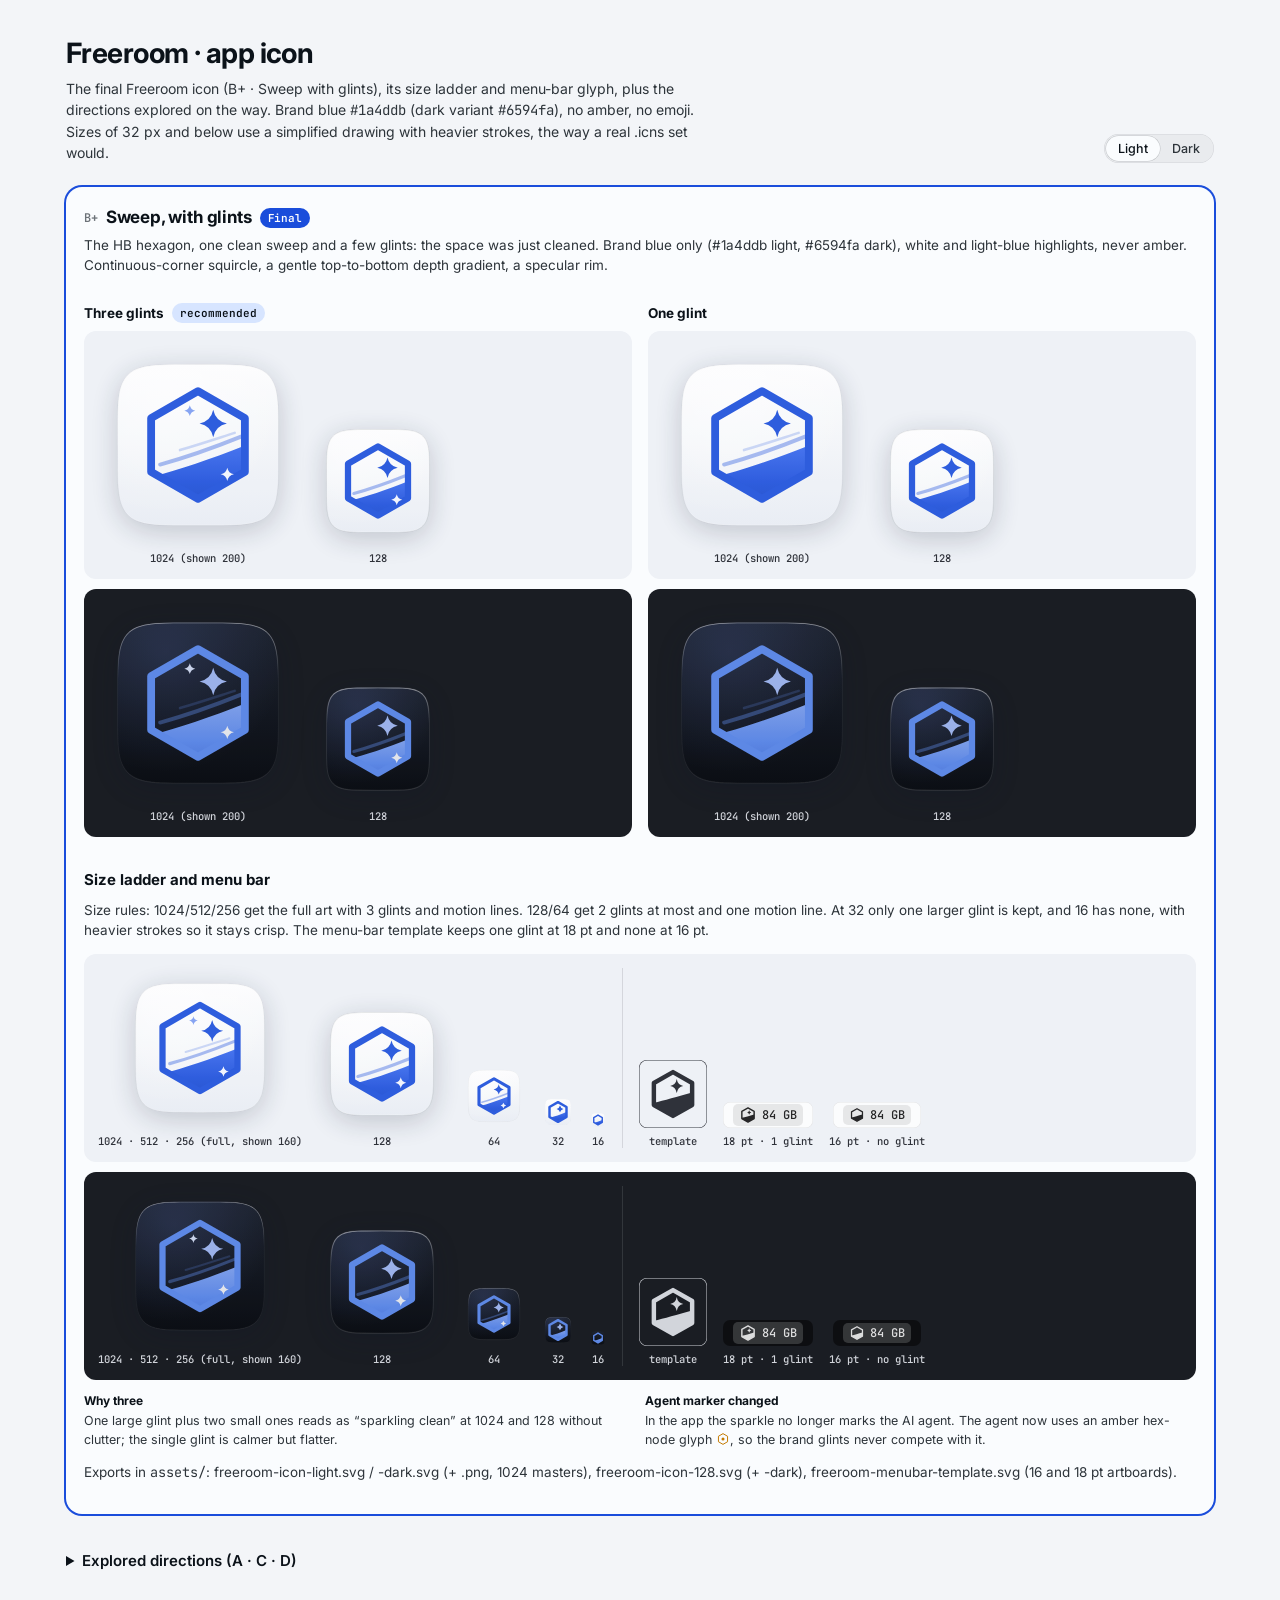
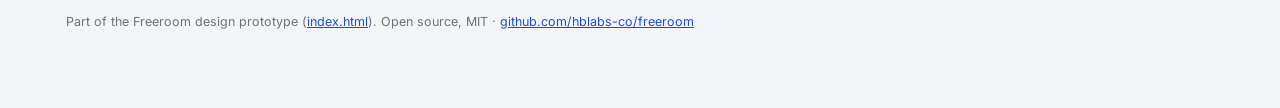
<file: design/icons.html>
<!doctype html>
<html lang="en">
<head>
<meta charset="utf-8">
<meta name="viewport" content="width=device-width, initial-scale=1">
<title>Freeroom icon</title>
<meta name="description" content="Freeroom by HB Labs SAS: four macOS app icon directions, light and dark, at 1024/128/32/16 px, each with its menu-bar template glyph.">
<link rel="preconnect" href="https://fonts.googleapis.com">
<link rel="preconnect" href="https://fonts.gstatic.com" crossorigin>
<link href="https://fonts.googleapis.com/css2?family=Inter:wght@400;500;600;700&family=JetBrains+Mono:wght@400;500;600&display=swap" rel="stylesheet">
<script>
  (function () {
    var pref = "auto"; try { pref = localStorage.getItem("fr-theme") || "auto"; } catch (e) {}
    var dark = pref === "dark" || (pref === "auto" && window.matchMedia && matchMedia("(prefers-color-scheme: dark)").matches);
    document.documentElement.setAttribute("data-theme", dark ? "dark" : "light");
  })();
</script>
<style>
:root {
  --hb-ink-0: oklch(0.99 0.003 250); --hb-ink-1: oklch(0.97 0.004 250); --hb-ink-2: oklch(0.94 0.005 250);
  --hb-ink-4: oklch(0.78 0.008 250); --hb-ink-5: oklch(0.55 0.012 250); --hb-ink-6: oklch(0.32 0.015 250); --hb-ink-7: oklch(0.18 0.018 250);
  --hb-line: oklch(0.18 0.018 250 / 0.10); --hb-line-strong: oklch(0.18 0.018 250 / 0.18);
  --hb-accent: #1a4ddb; --hb-accent-soft: oklch(0.92 0.04 264); --hb-accent-fg: #ffffff;
  --hb-success: oklch(0.62 0.15 155);
  --font-sans: 'Inter', ui-sans-serif, system-ui, -apple-system, sans-serif;
  --font-mono: 'JetBrains Mono', ui-monospace, SFMono-Regular, Menlo, monospace;
  --card: var(--hb-ink-0);
}
[data-theme="dark"] {
  --hb-ink-0: oklch(0.10 0.012 250); --hb-ink-1: oklch(0.14 0.014 250); --hb-ink-2: oklch(0.18 0.015 250);
  --hb-ink-4: oklch(0.50 0.018 250); --hb-ink-5: oklch(0.66 0.014 250); --hb-ink-6: oklch(0.80 0.010 250); --hb-ink-7: oklch(0.93 0.008 250);
  --hb-line: oklch(1 0 0 / 0.10); --hb-line-strong: oklch(1 0 0 / 0.18);
  --hb-accent: #6594fa; --hb-accent-soft: oklch(0.30 0.10 264); --hb-accent-fg: #070d1a;
  --card: oklch(0.155 0.014 250);
}
* { box-sizing: border-box; }
body { margin: 0; font-family: var(--font-sans); font-size: 14px; line-height: 1.5; color: var(--hb-ink-7); background: var(--hb-ink-1); -webkit-font-smoothing: antialiased; }
:focus-visible { outline: 2px solid var(--hb-accent); outline-offset: 2px; }
.wrap { max-width: 1180px; margin: 0 auto; padding: 32px 16px 64px; }
header.top { display: flex; align-items: flex-end; gap: 16px; flex-wrap: wrap; margin-bottom: 24px; }
header.top h1 { margin: 0; font-size: 28px; letter-spacing: -0.02em; }
header.top p { margin: 4px 0 0; color: var(--hb-ink-6); max-width: 70ch; }
.tog { margin-left: auto; display: inline-flex; padding: 2px; border-radius: 999px; background: var(--hb-ink-2); box-shadow: inset 0 0 0 0.5px var(--hb-line); }
.tog button { border: 0; background: transparent; padding: 5px 12px; border-radius: 999px; font: 500 12.5px var(--font-sans); color: var(--hb-ink-6); cursor: pointer; }
.tog button[aria-pressed="true"] { background: var(--card); color: var(--hb-ink-7); box-shadow: 0 0 0 0.5px var(--hb-line-strong); }
.rec-box { display: flex; gap: 14px; align-items: flex-start; padding: 16px 18px; border-radius: 14px; background: var(--card); box-shadow: 0 0 0 2px var(--hb-accent); margin-bottom: 24px; }
.rec-box b { display: block; font-size: 15px; margin-bottom: 2px; }
.rec-box p { margin: 0; color: var(--hb-ink-6); font-size: 13.5px; max-width: 90ch; }
.rec-box .chk { flex: none; width: 28px; height: 28px; border-radius: 50%; background: var(--hb-accent); color: var(--hb-accent-fg); display: grid; place-items: center; }
.grid { display: grid; grid-template-columns: repeat(auto-fit, minmax(520px, 1fr)); gap: 16px; }
.opt { background: var(--card); border-radius: 16px; box-shadow: 0 0 0 0.5px var(--hb-line-strong); padding: 18px; position: relative; }
.opt.rec { box-shadow: 0 0 0 2px var(--hb-accent); }
.opt h2 { margin: 0; font-size: 17px; letter-spacing: -0.01em; display: flex; align-items: center; gap: 8px; flex-wrap: wrap; }
.opt h2 .k { font: 600 12px var(--font-mono); color: var(--hb-ink-5); }
.badge { display: inline-flex; align-items: center; gap: 4px; padding: 1px 8px; border-radius: 999px; font: 600 11px/18px var(--font-mono); background: var(--hb-accent); color: var(--hb-accent-fg); }
.why { margin: 4px 0 14px; color: var(--hb-ink-6); font-size: 13.5px; }
.rows { display: grid; gap: 10px; }
.tile { display: flex; align-items: flex-end; gap: 16px; padding: 14px; border-radius: 12px; flex-wrap: wrap; }
.tile.light { background: #eef1f6; color: #1b1e26; }
.tile.dark { background: #1a1d23; color: #e6e9ef; }
.tile figure { margin: 0; display: flex; flex-direction: column; align-items: center; gap: 6px; font: 500 10.5px var(--font-mono); opacity: .9; }
.tile figure svg { display: block; }
.tile figure.big svg { filter: drop-shadow(0 6px 14px rgba(10,20,40,.22)); }
.tile .sep { width: 1px; align-self: stretch; background: currentColor; opacity: .12; }
.mbar { display: flex; align-items: center; gap: 10px; height: 26px; padding: 0 10px; border-radius: 7px; font: 500 12px var(--font-mono); }
.tile.light .mbar { background: rgba(255,255,255,.85); box-shadow: inset 0 0 0 .5px rgba(0,0,0,.1); color: #111; }
.tile.dark .mbar { background: rgba(0,0,0,.55); color: #f2f2f2; }
.mbar .sel { display: inline-flex; align-items: center; gap: 5px; padding: 2px 6px; border-radius: 5px; }
.tile.light .mbar .sel { background: rgba(0,0,0,.09); }
.tile.dark .mbar .sel { background: rgba(255,255,255,.18); }
.glyph-x { padding: 6px; border-radius: 8px; box-shadow: inset 0 0 0 .5px currentColor; }
.notes { display: grid; grid-template-columns: 1fr 1fr; gap: 10px; margin-top: 12px; font-size: 12.5px; color: var(--hb-ink-6); }
.notes b { color: var(--hb-ink-7); display: block; font-size: 12px; margin-bottom: 2px; }
.final h3 { font-size: 13.5px; margin: 14px 0 8px; display: flex; gap: 8px; align-items: center; }
.final h3.sub { margin-top: 22px; font-size: 15px; }
.cmp { display: grid; grid-template-columns: repeat(auto-fit, minmax(420px, 1fr)); gap: 16px; }
.cmp .tile { margin-bottom: 10px; }
.badge.soft { background: var(--hb-accent-soft); color: var(--hb-ink-7); }
.mono { font-family: var(--font-mono); }
.explored { margin-top: 24px; }
.explored summary { cursor: pointer; font-weight: 600; font-size: 15px; padding: 12px 0; }
.explored .grid { margin-top: 8px; }
@media (max-width: 600px) { .cmp { grid-template-columns: 1fr; } }
.foot { margin-top: 28px; font-size: 12.5px; color: var(--hb-ink-5); }
.foot a { color: var(--hb-accent); }
@media (max-width: 600px) { .grid { grid-template-columns: 1fr; } .notes { grid-template-columns: 1fr; } }
</style>
</head>
<body>
<div class="wrap">
  <header class="top">
    <div>
      <h1>Freeroom · app icon</h1>
      <p>The final Freeroom icon (B+ · Sweep with glints), its size ladder and menu-bar glyph, plus the directions explored on the way. Brand blue <span style="font-family:var(--font-mono)">#1a4ddb</span> (dark variant <span style="font-family:var(--font-mono)">#6594fa</span>), no amber, no emoji. Sizes of 32 px and below use a simplified drawing with heavier strokes, the way a real .icns set would.</p>
    </div>
    <div class="tog" role="group" aria-label="Page theme">
      <button data-t="light">Light</button><button data-t="dark">Dark</button>
    </div>
  </header>

<section class="opt rec final" aria-label="Final icon"><h2><span class="k">B+</span>Sweep, with glints<span class="badge">Final</span></h2><p class="why">The HB hexagon, one clean sweep and a few glints: the space was just cleaned. Brand blue only (#1a4ddb light, #6594fa dark), white and light-blue highlights, never amber. Continuous-corner squircle, a gentle top-to-bottom depth gradient, a specular rim.</p><div class="cmp"><div><h3>Three glints <span class="badge soft">recommended</span></h3><div class="tile light"><figure class="big"><svg xmlns="http://www.w3.org/2000/svg" width="200" height="200" viewBox="0 0 1024 1024" role="img" aria-label="Freeroom icon (light, 1024 px)"><defs><linearGradient id="bg-fal3" x1="0" y1="0" x2="0" y2="1"><stop offset="0" stop-color="#FFFFFF"/><stop offset="1" stop-color="#E9EDF4"/></linearGradient><linearGradient id="fill-fal3" x1="0" y1="0" x2="0" y2="1"><stop offset="0" stop-color="#3D6EF2"/><stop offset=".55" stop-color="#1A4DDB"/><stop offset="1" stop-color="#1340BE"/></linearGradient><linearGradient id="spec-fal3" x1="0" y1="0" x2="0" y2="1"><stop offset="0" stop-color="rgba(255,255,255,1)"/><stop offset=".35" stop-color="rgba(255,255,255,.35)" stop-opacity=".0"/><stop offset=".85" stop-color="rgba(255,255,255,.35)" stop-opacity="0"/><stop offset="1" stop-color="rgba(255,255,255,.35)"/></linearGradient><radialGradient id="glw-fal3" cx=".3" cy=".18" r=".75"><stop offset="0" stop-color="rgba(255,255,255,.75)"/><stop offset="1" stop-color="rgba(255,255,255,.75)" stop-opacity="0"/></radialGradient><clipPath id="sq-fal3"><path d="M924.0 512.0 L923.8 638.6 L923.1 679.0 L922.0 708.2 L920.4 731.8 L918.3 751.9 L915.8 769.6 L912.8 785.3 L909.4 799.5 L905.4 812.4 L901.0 824.2 L896.0 835.1 L890.5 845.1 L884.5 854.3 L877.9 862.8 L870.7 870.7 L862.8 877.9 L854.3 884.5 L845.1 890.5 L835.1 896.0 L824.2 901.0 L812.4 905.4 L799.5 909.4 L785.3 912.8 L769.6 915.8 L751.9 918.3 L731.8 920.4 L708.2 922.0 L679.0 923.1 L638.6 923.8 L512.0 924.0 L385.4 923.8 L345.0 923.1 L315.8 922.0 L292.2 920.4 L272.1 918.3 L254.4 915.8 L238.7 912.8 L224.5 909.4 L211.6 905.4 L199.8 901.0 L188.9 896.0 L178.9 890.5 L169.7 884.5 L161.2 877.9 L153.3 870.7 L146.1 862.8 L139.5 854.3 L133.5 845.1 L128.0 835.1 L123.0 824.2 L118.6 812.4 L114.6 799.5 L111.2 785.3 L108.2 769.6 L105.7 751.9 L103.6 731.8 L102.0 708.2 L100.9 679.0 L100.2 638.6 L100.0 512.0 L100.2 385.4 L100.9 345.0 L102.0 315.8 L103.6 292.2 L105.7 272.1 L108.2 254.4 L111.2 238.7 L114.6 224.5 L118.6 211.6 L123.0 199.8 L128.0 188.9 L133.5 178.9 L139.5 169.7 L146.1 161.2 L153.3 153.3 L161.2 146.1 L169.7 139.5 L178.9 133.5 L188.9 128.0 L199.8 123.0 L211.6 118.6 L224.5 114.6 L238.7 111.2 L254.4 108.2 L272.1 105.7 L292.2 103.6 L315.8 102.0 L345.0 100.9 L385.4 100.2 L512.0 100.0 L638.6 100.2 L679.0 100.9 L708.2 102.0 L731.8 103.6 L751.9 105.7 L769.6 108.2 L785.3 111.2 L799.5 114.6 L812.4 118.6 L824.2 123.0 L835.1 128.0 L845.1 133.5 L854.3 139.5 L862.8 146.1 L870.7 153.3 L877.9 161.2 L884.5 169.7 L890.5 178.9 L896.0 188.9 L901.0 199.8 L905.4 211.6 L909.4 224.5 L912.8 238.7 L915.8 254.4 L918.3 272.1 L920.4 292.2 L922.0 315.8 L923.1 345.0 L923.8 385.4 Z"/></clipPath><clipPath id="hx-fal3"><path d="M512 236 L752 374 L752 650 L512 788 L272 650 L272 374 Z"/></clipPath></defs><path d="M924.0 512.0 L923.8 638.6 L923.1 679.0 L922.0 708.2 L920.4 731.8 L918.3 751.9 L915.8 769.6 L912.8 785.3 L909.4 799.5 L905.4 812.4 L901.0 824.2 L896.0 835.1 L890.5 845.1 L884.5 854.3 L877.9 862.8 L870.7 870.7 L862.8 877.9 L854.3 884.5 L845.1 890.5 L835.1 896.0 L824.2 901.0 L812.4 905.4 L799.5 909.4 L785.3 912.8 L769.6 915.8 L751.9 918.3 L731.8 920.4 L708.2 922.0 L679.0 923.1 L638.6 923.8 L512.0 924.0 L385.4 923.8 L345.0 923.1 L315.8 922.0 L292.2 920.4 L272.1 918.3 L254.4 915.8 L238.7 912.8 L224.5 909.4 L211.6 905.4 L199.8 901.0 L188.9 896.0 L178.9 890.5 L169.7 884.5 L161.2 877.9 L153.3 870.7 L146.1 862.8 L139.5 854.3 L133.5 845.1 L128.0 835.1 L123.0 824.2 L118.6 812.4 L114.6 799.5 L111.2 785.3 L108.2 769.6 L105.7 751.9 L103.6 731.8 L102.0 708.2 L100.9 679.0 L100.2 638.6 L100.0 512.0 L100.2 385.4 L100.9 345.0 L102.0 315.8 L103.6 292.2 L105.7 272.1 L108.2 254.4 L111.2 238.7 L114.6 224.5 L118.6 211.6 L123.0 199.8 L128.0 188.9 L133.5 178.9 L139.5 169.7 L146.1 161.2 L153.3 153.3 L161.2 146.1 L169.7 139.5 L178.9 133.5 L188.9 128.0 L199.8 123.0 L211.6 118.6 L224.5 114.6 L238.7 111.2 L254.4 108.2 L272.1 105.7 L292.2 103.6 L315.8 102.0 L345.0 100.9 L385.4 100.2 L512.0 100.0 L638.6 100.2 L679.0 100.9 L708.2 102.0 L731.8 103.6 L751.9 105.7 L769.6 108.2 L785.3 111.2 L799.5 114.6 L812.4 118.6 L824.2 123.0 L835.1 128.0 L845.1 133.5 L854.3 139.5 L862.8 146.1 L870.7 153.3 L877.9 161.2 L884.5 169.7 L890.5 178.9 L896.0 188.9 L901.0 199.8 L905.4 211.6 L909.4 224.5 L912.8 238.7 L915.8 254.4 L918.3 272.1 L920.4 292.2 L922.0 315.8 L923.1 345.0 L923.8 385.4 Z" fill="url(#bg-fal3)"/><path d="M924.0 512.0 L923.8 638.6 L923.1 679.0 L922.0 708.2 L920.4 731.8 L918.3 751.9 L915.8 769.6 L912.8 785.3 L909.4 799.5 L905.4 812.4 L901.0 824.2 L896.0 835.1 L890.5 845.1 L884.5 854.3 L877.9 862.8 L870.7 870.7 L862.8 877.9 L854.3 884.5 L845.1 890.5 L835.1 896.0 L824.2 901.0 L812.4 905.4 L799.5 909.4 L785.3 912.8 L769.6 915.8 L751.9 918.3 L731.8 920.4 L708.2 922.0 L679.0 923.1 L638.6 923.8 L512.0 924.0 L385.4 923.8 L345.0 923.1 L315.8 922.0 L292.2 920.4 L272.1 918.3 L254.4 915.8 L238.7 912.8 L224.5 909.4 L211.6 905.4 L199.8 901.0 L188.9 896.0 L178.9 890.5 L169.7 884.5 L161.2 877.9 L153.3 870.7 L146.1 862.8 L139.5 854.3 L133.5 845.1 L128.0 835.1 L123.0 824.2 L118.6 812.4 L114.6 799.5 L111.2 785.3 L108.2 769.6 L105.7 751.9 L103.6 731.8 L102.0 708.2 L100.9 679.0 L100.2 638.6 L100.0 512.0 L100.2 385.4 L100.9 345.0 L102.0 315.8 L103.6 292.2 L105.7 272.1 L108.2 254.4 L111.2 238.7 L114.6 224.5 L118.6 211.6 L123.0 199.8 L128.0 188.9 L133.5 178.9 L139.5 169.7 L146.1 161.2 L153.3 153.3 L161.2 146.1 L169.7 139.5 L178.9 133.5 L188.9 128.0 L199.8 123.0 L211.6 118.6 L224.5 114.6 L238.7 111.2 L254.4 108.2 L272.1 105.7 L292.2 103.6 L315.8 102.0 L345.0 100.9 L385.4 100.2 L512.0 100.0 L638.6 100.2 L679.0 100.9 L708.2 102.0 L731.8 103.6 L751.9 105.7 L769.6 108.2 L785.3 111.2 L799.5 114.6 L812.4 118.6 L824.2 123.0 L835.1 128.0 L845.1 133.5 L854.3 139.5 L862.8 146.1 L870.7 153.3 L877.9 161.2 L884.5 169.7 L890.5 178.9 L896.0 188.9 L901.0 199.8 L905.4 211.6 L909.4 224.5 L912.8 238.7 L915.8 254.4 L918.3 272.1 L920.4 292.2 L922.0 315.8 L923.1 345.0 L923.8 385.4 Z" fill="url(#glw-fal3)"/><g clip-path="url(#hx-fal3)"><path d="M170 700 C 360 660, 600 580, 860 470 L880 900 L150 900 Z" fill="url(#fill-fal3)"/></g><path d="M318 612 C 452 576, 592 526, 736 468" fill="none" stroke="#1A4DDB" stroke-opacity=".40" stroke-width="20" stroke-linecap="round"/><path d="M420 538 C 522 508, 612 478, 700 450" fill="none" stroke="#1A4DDB" stroke-opacity=".22" stroke-width="13" stroke-linecap="round"/><path d="M512 236 L752 374 L752 650 L512 788 L272 650 L272 374 Z" fill="none" stroke="#1A4DDB" stroke-width="40" stroke-linejoin="round"/><path d="M590 332 Q601.9 390.1 660 402 Q601.9 413.9 590 472 Q578.1 413.9 520 402 Q578.1 390.1 590 332 Z" fill="#1A4DDB"/><path d="M662 628 Q667.8 656.2 696 662 Q667.8 667.8 662 696 Q656.2 667.8 628 662 Q656.2 656.2 662 628 Z" fill="#FFFFFF" fill-opacity=".95"/><path d="M470 308 Q474.8 331.2 498 336 Q474.8 340.8 470 364 Q465.2 340.8 442 336 Q465.2 331.2 470 308 Z" fill="#7C9CF2"/><g clip-path="url(#sq-fal3)"><path d="M924.0 512.0 L923.8 638.6 L923.1 679.0 L922.0 708.2 L920.4 731.8 L918.3 751.9 L915.8 769.6 L912.8 785.3 L909.4 799.5 L905.4 812.4 L901.0 824.2 L896.0 835.1 L890.5 845.1 L884.5 854.3 L877.9 862.8 L870.7 870.7 L862.8 877.9 L854.3 884.5 L845.1 890.5 L835.1 896.0 L824.2 901.0 L812.4 905.4 L799.5 909.4 L785.3 912.8 L769.6 915.8 L751.9 918.3 L731.8 920.4 L708.2 922.0 L679.0 923.1 L638.6 923.8 L512.0 924.0 L385.4 923.8 L345.0 923.1 L315.8 922.0 L292.2 920.4 L272.1 918.3 L254.4 915.8 L238.7 912.8 L224.5 909.4 L211.6 905.4 L199.8 901.0 L188.9 896.0 L178.9 890.5 L169.7 884.5 L161.2 877.9 L153.3 870.7 L146.1 862.8 L139.5 854.3 L133.5 845.1 L128.0 835.1 L123.0 824.2 L118.6 812.4 L114.6 799.5 L111.2 785.3 L108.2 769.6 L105.7 751.9 L103.6 731.8 L102.0 708.2 L100.9 679.0 L100.2 638.6 L100.0 512.0 L100.2 385.4 L100.9 345.0 L102.0 315.8 L103.6 292.2 L105.7 272.1 L108.2 254.4 L111.2 238.7 L114.6 224.5 L118.6 211.6 L123.0 199.8 L128.0 188.9 L133.5 178.9 L139.5 169.7 L146.1 161.2 L153.3 153.3 L161.2 146.1 L169.7 139.5 L178.9 133.5 L188.9 128.0 L199.8 123.0 L211.6 118.6 L224.5 114.6 L238.7 111.2 L254.4 108.2 L272.1 105.7 L292.2 103.6 L315.8 102.0 L345.0 100.9 L385.4 100.2 L512.0 100.0 L638.6 100.2 L679.0 100.9 L708.2 102.0 L731.8 103.6 L751.9 105.7 L769.6 108.2 L785.3 111.2 L799.5 114.6 L812.4 118.6 L824.2 123.0 L835.1 128.0 L845.1 133.5 L854.3 139.5 L862.8 146.1 L870.7 153.3 L877.9 161.2 L884.5 169.7 L890.5 178.9 L896.0 188.9 L901.0 199.8 L905.4 211.6 L909.4 224.5 L912.8 238.7 L915.8 254.4 L918.3 272.1 L920.4 292.2 L922.0 315.8 L923.1 345.0 L923.8 385.4 Z" fill="none" stroke="url(#spec-fal3)" stroke-width="8"/></g><path d="M924.0 512.0 L923.8 638.6 L923.1 679.0 L922.0 708.2 L920.4 731.8 L918.3 751.9 L915.8 769.6 L912.8 785.3 L909.4 799.5 L905.4 812.4 L901.0 824.2 L896.0 835.1 L890.5 845.1 L884.5 854.3 L877.9 862.8 L870.7 870.7 L862.8 877.9 L854.3 884.5 L845.1 890.5 L835.1 896.0 L824.2 901.0 L812.4 905.4 L799.5 909.4 L785.3 912.8 L769.6 915.8 L751.9 918.3 L731.8 920.4 L708.2 922.0 L679.0 923.1 L638.6 923.8 L512.0 924.0 L385.4 923.8 L345.0 923.1 L315.8 922.0 L292.2 920.4 L272.1 918.3 L254.4 915.8 L238.7 912.8 L224.5 909.4 L211.6 905.4 L199.8 901.0 L188.9 896.0 L178.9 890.5 L169.7 884.5 L161.2 877.9 L153.3 870.7 L146.1 862.8 L139.5 854.3 L133.5 845.1 L128.0 835.1 L123.0 824.2 L118.6 812.4 L114.6 799.5 L111.2 785.3 L108.2 769.6 L105.7 751.9 L103.6 731.8 L102.0 708.2 L100.9 679.0 L100.2 638.6 L100.0 512.0 L100.2 385.4 L100.9 345.0 L102.0 315.8 L103.6 292.2 L105.7 272.1 L108.2 254.4 L111.2 238.7 L114.6 224.5 L118.6 211.6 L123.0 199.8 L128.0 188.9 L133.5 178.9 L139.5 169.7 L146.1 161.2 L153.3 153.3 L161.2 146.1 L169.7 139.5 L178.9 133.5 L188.9 128.0 L199.8 123.0 L211.6 118.6 L224.5 114.6 L238.7 111.2 L254.4 108.2 L272.1 105.7 L292.2 103.6 L315.8 102.0 L345.0 100.9 L385.4 100.2 L512.0 100.0 L638.6 100.2 L679.0 100.9 L708.2 102.0 L731.8 103.6 L751.9 105.7 L769.6 108.2 L785.3 111.2 L799.5 114.6 L812.4 118.6 L824.2 123.0 L835.1 128.0 L845.1 133.5 L854.3 139.5 L862.8 146.1 L870.7 153.3 L877.9 161.2 L884.5 169.7 L890.5 178.9 L896.0 188.9 L901.0 199.8 L905.4 211.6 L909.4 224.5 L912.8 238.7 L915.8 254.4 L918.3 272.1 L920.4 292.2 L922.0 315.8 L923.1 345.0 L923.8 385.4 Z" fill="none" stroke="rgba(11,18,25,.10)" stroke-width="2"/></svg>1024 (shown 200)</figure><figure class="big"><svg xmlns="http://www.w3.org/2000/svg" width="128" height="128" viewBox="0 0 1024 1024" role="img" aria-label="Freeroom icon (light, 128 px)"><defs><linearGradient id="bg-mal3" x1="0" y1="0" x2="0" y2="1"><stop offset="0" stop-color="#FFFFFF"/><stop offset="1" stop-color="#E9EDF4"/></linearGradient><linearGradient id="fill-mal3" x1="0" y1="0" x2="0" y2="1"><stop offset="0" stop-color="#3D6EF2"/><stop offset=".55" stop-color="#1A4DDB"/><stop offset="1" stop-color="#1340BE"/></linearGradient><linearGradient id="spec-mal3" x1="0" y1="0" x2="0" y2="1"><stop offset="0" stop-color="rgba(255,255,255,1)"/><stop offset=".35" stop-color="rgba(255,255,255,.35)" stop-opacity=".0"/><stop offset=".85" stop-color="rgba(255,255,255,.35)" stop-opacity="0"/><stop offset="1" stop-color="rgba(255,255,255,.35)"/></linearGradient><radialGradient id="glw-mal3" cx=".3" cy=".18" r=".75"><stop offset="0" stop-color="rgba(255,255,255,.75)"/><stop offset="1" stop-color="rgba(255,255,255,.75)" stop-opacity="0"/></radialGradient><clipPath id="sq-mal3"><path d="M924.0 512.0 L923.8 638.6 L923.1 679.0 L922.0 708.2 L920.4 731.8 L918.3 751.9 L915.8 769.6 L912.8 785.3 L909.4 799.5 L905.4 812.4 L901.0 824.2 L896.0 835.1 L890.5 845.1 L884.5 854.3 L877.9 862.8 L870.7 870.7 L862.8 877.9 L854.3 884.5 L845.1 890.5 L835.1 896.0 L824.2 901.0 L812.4 905.4 L799.5 909.4 L785.3 912.8 L769.6 915.8 L751.9 918.3 L731.8 920.4 L708.2 922.0 L679.0 923.1 L638.6 923.8 L512.0 924.0 L385.4 923.8 L345.0 923.1 L315.8 922.0 L292.2 920.4 L272.1 918.3 L254.4 915.8 L238.7 912.8 L224.5 909.4 L211.6 905.4 L199.8 901.0 L188.9 896.0 L178.9 890.5 L169.7 884.5 L161.2 877.9 L153.3 870.7 L146.1 862.8 L139.5 854.3 L133.5 845.1 L128.0 835.1 L123.0 824.2 L118.6 812.4 L114.6 799.5 L111.2 785.3 L108.2 769.6 L105.7 751.9 L103.6 731.8 L102.0 708.2 L100.9 679.0 L100.2 638.6 L100.0 512.0 L100.2 385.4 L100.9 345.0 L102.0 315.8 L103.6 292.2 L105.7 272.1 L108.2 254.4 L111.2 238.7 L114.6 224.5 L118.6 211.6 L123.0 199.8 L128.0 188.9 L133.5 178.9 L139.5 169.7 L146.1 161.2 L153.3 153.3 L161.2 146.1 L169.7 139.5 L178.9 133.5 L188.9 128.0 L199.8 123.0 L211.6 118.6 L224.5 114.6 L238.7 111.2 L254.4 108.2 L272.1 105.7 L292.2 103.6 L315.8 102.0 L345.0 100.9 L385.4 100.2 L512.0 100.0 L638.6 100.2 L679.0 100.9 L708.2 102.0 L731.8 103.6 L751.9 105.7 L769.6 108.2 L785.3 111.2 L799.5 114.6 L812.4 118.6 L824.2 123.0 L835.1 128.0 L845.1 133.5 L854.3 139.5 L862.8 146.1 L870.7 153.3 L877.9 161.2 L884.5 169.7 L890.5 178.9 L896.0 188.9 L901.0 199.8 L905.4 211.6 L909.4 224.5 L912.8 238.7 L915.8 254.4 L918.3 272.1 L920.4 292.2 L922.0 315.8 L923.1 345.0 L923.8 385.4 Z"/></clipPath><clipPath id="hx-mal3"><path d="M512 236 L752 374 L752 650 L512 788 L272 650 L272 374 Z"/></clipPath></defs><path d="M924.0 512.0 L923.8 638.6 L923.1 679.0 L922.0 708.2 L920.4 731.8 L918.3 751.9 L915.8 769.6 L912.8 785.3 L909.4 799.5 L905.4 812.4 L901.0 824.2 L896.0 835.1 L890.5 845.1 L884.5 854.3 L877.9 862.8 L870.7 870.7 L862.8 877.9 L854.3 884.5 L845.1 890.5 L835.1 896.0 L824.2 901.0 L812.4 905.4 L799.5 909.4 L785.3 912.8 L769.6 915.8 L751.9 918.3 L731.8 920.4 L708.2 922.0 L679.0 923.1 L638.6 923.8 L512.0 924.0 L385.4 923.8 L345.0 923.1 L315.8 922.0 L292.2 920.4 L272.1 918.3 L254.4 915.8 L238.7 912.8 L224.5 909.4 L211.6 905.4 L199.8 901.0 L188.9 896.0 L178.9 890.5 L169.7 884.5 L161.2 877.9 L153.3 870.7 L146.1 862.8 L139.5 854.3 L133.5 845.1 L128.0 835.1 L123.0 824.2 L118.6 812.4 L114.6 799.5 L111.2 785.3 L108.2 769.6 L105.7 751.9 L103.6 731.8 L102.0 708.2 L100.9 679.0 L100.2 638.6 L100.0 512.0 L100.2 385.4 L100.9 345.0 L102.0 315.8 L103.6 292.2 L105.7 272.1 L108.2 254.4 L111.2 238.7 L114.6 224.5 L118.6 211.6 L123.0 199.8 L128.0 188.9 L133.5 178.9 L139.5 169.7 L146.1 161.2 L153.3 153.3 L161.2 146.1 L169.7 139.5 L178.9 133.5 L188.9 128.0 L199.8 123.0 L211.6 118.6 L224.5 114.6 L238.7 111.2 L254.4 108.2 L272.1 105.7 L292.2 103.6 L315.8 102.0 L345.0 100.9 L385.4 100.2 L512.0 100.0 L638.6 100.2 L679.0 100.9 L708.2 102.0 L731.8 103.6 L751.9 105.7 L769.6 108.2 L785.3 111.2 L799.5 114.6 L812.4 118.6 L824.2 123.0 L835.1 128.0 L845.1 133.5 L854.3 139.5 L862.8 146.1 L870.7 153.3 L877.9 161.2 L884.5 169.7 L890.5 178.9 L896.0 188.9 L901.0 199.8 L905.4 211.6 L909.4 224.5 L912.8 238.7 L915.8 254.4 L918.3 272.1 L920.4 292.2 L922.0 315.8 L923.1 345.0 L923.8 385.4 Z" fill="url(#bg-mal3)"/><path d="M924.0 512.0 L923.8 638.6 L923.1 679.0 L922.0 708.2 L920.4 731.8 L918.3 751.9 L915.8 769.6 L912.8 785.3 L909.4 799.5 L905.4 812.4 L901.0 824.2 L896.0 835.1 L890.5 845.1 L884.5 854.3 L877.9 862.8 L870.7 870.7 L862.8 877.9 L854.3 884.5 L845.1 890.5 L835.1 896.0 L824.2 901.0 L812.4 905.4 L799.5 909.4 L785.3 912.8 L769.6 915.8 L751.9 918.3 L731.8 920.4 L708.2 922.0 L679.0 923.1 L638.6 923.8 L512.0 924.0 L385.4 923.8 L345.0 923.1 L315.8 922.0 L292.2 920.4 L272.1 918.3 L254.4 915.8 L238.7 912.8 L224.5 909.4 L211.6 905.4 L199.8 901.0 L188.9 896.0 L178.9 890.5 L169.7 884.5 L161.2 877.9 L153.3 870.7 L146.1 862.8 L139.5 854.3 L133.5 845.1 L128.0 835.1 L123.0 824.2 L118.6 812.4 L114.6 799.5 L111.2 785.3 L108.2 769.6 L105.7 751.9 L103.6 731.8 L102.0 708.2 L100.9 679.0 L100.2 638.6 L100.0 512.0 L100.2 385.4 L100.9 345.0 L102.0 315.8 L103.6 292.2 L105.7 272.1 L108.2 254.4 L111.2 238.7 L114.6 224.5 L118.6 211.6 L123.0 199.8 L128.0 188.9 L133.5 178.9 L139.5 169.7 L146.1 161.2 L153.3 153.3 L161.2 146.1 L169.7 139.5 L178.9 133.5 L188.9 128.0 L199.8 123.0 L211.6 118.6 L224.5 114.6 L238.7 111.2 L254.4 108.2 L272.1 105.7 L292.2 103.6 L315.8 102.0 L345.0 100.9 L385.4 100.2 L512.0 100.0 L638.6 100.2 L679.0 100.9 L708.2 102.0 L731.8 103.6 L751.9 105.7 L769.6 108.2 L785.3 111.2 L799.5 114.6 L812.4 118.6 L824.2 123.0 L835.1 128.0 L845.1 133.5 L854.3 139.5 L862.8 146.1 L870.7 153.3 L877.9 161.2 L884.5 169.7 L890.5 178.9 L896.0 188.9 L901.0 199.8 L905.4 211.6 L909.4 224.5 L912.8 238.7 L915.8 254.4 L918.3 272.1 L920.4 292.2 L922.0 315.8 L923.1 345.0 L923.8 385.4 Z" fill="url(#glw-mal3)"/><g clip-path="url(#hx-mal3)"><path d="M170 700 C 360 660, 600 580, 860 470 L880 900 L150 900 Z" fill="url(#fill-mal3)"/></g><path d="M318 612 C 452 576, 592 526, 736 468" fill="none" stroke="#1A4DDB" stroke-opacity=".40" stroke-width="24" stroke-linecap="round"/><path d="M512 236 L752 374 L752 650 L512 788 L272 650 L272 374 Z" fill="none" stroke="#1A4DDB" stroke-width="50" stroke-linejoin="round"/><path d="M588 324 Q601.9 392.1 670 406 Q601.9 419.9 588 488 Q574.1 419.9 506 406 Q574.1 392.1 588 324 Z" fill="#1A4DDB"/><path d="M662 618 Q669.5 654.5 706 662 Q669.5 669.5 662 706 Q654.5 669.5 618 662 Q654.5 654.5 662 618 Z" fill="#FFFFFF" fill-opacity=".95"/><g clip-path="url(#sq-mal3)"><path d="M924.0 512.0 L923.8 638.6 L923.1 679.0 L922.0 708.2 L920.4 731.8 L918.3 751.9 L915.8 769.6 L912.8 785.3 L909.4 799.5 L905.4 812.4 L901.0 824.2 L896.0 835.1 L890.5 845.1 L884.5 854.3 L877.9 862.8 L870.7 870.7 L862.8 877.9 L854.3 884.5 L845.1 890.5 L835.1 896.0 L824.2 901.0 L812.4 905.4 L799.5 909.4 L785.3 912.8 L769.6 915.8 L751.9 918.3 L731.8 920.4 L708.2 922.0 L679.0 923.1 L638.6 923.8 L512.0 924.0 L385.4 923.8 L345.0 923.1 L315.8 922.0 L292.2 920.4 L272.1 918.3 L254.4 915.8 L238.7 912.8 L224.5 909.4 L211.6 905.4 L199.8 901.0 L188.9 896.0 L178.9 890.5 L169.7 884.5 L161.2 877.9 L153.3 870.7 L146.1 862.8 L139.5 854.3 L133.5 845.1 L128.0 835.1 L123.0 824.2 L118.6 812.4 L114.6 799.5 L111.2 785.3 L108.2 769.6 L105.7 751.9 L103.6 731.8 L102.0 708.2 L100.9 679.0 L100.2 638.6 L100.0 512.0 L100.2 385.4 L100.9 345.0 L102.0 315.8 L103.6 292.2 L105.7 272.1 L108.2 254.4 L111.2 238.7 L114.6 224.5 L118.6 211.6 L123.0 199.8 L128.0 188.9 L133.5 178.9 L139.5 169.7 L146.1 161.2 L153.3 153.3 L161.2 146.1 L169.7 139.5 L178.9 133.5 L188.9 128.0 L199.8 123.0 L211.6 118.6 L224.5 114.6 L238.7 111.2 L254.4 108.2 L272.1 105.7 L292.2 103.6 L315.8 102.0 L345.0 100.9 L385.4 100.2 L512.0 100.0 L638.6 100.2 L679.0 100.9 L708.2 102.0 L731.8 103.6 L751.9 105.7 L769.6 108.2 L785.3 111.2 L799.5 114.6 L812.4 118.6 L824.2 123.0 L835.1 128.0 L845.1 133.5 L854.3 139.5 L862.8 146.1 L870.7 153.3 L877.9 161.2 L884.5 169.7 L890.5 178.9 L896.0 188.9 L901.0 199.8 L905.4 211.6 L909.4 224.5 L912.8 238.7 L915.8 254.4 L918.3 272.1 L920.4 292.2 L922.0 315.8 L923.1 345.0 L923.8 385.4 Z" fill="none" stroke="url(#spec-mal3)" stroke-width="14"/></g><path d="M924.0 512.0 L923.8 638.6 L923.1 679.0 L922.0 708.2 L920.4 731.8 L918.3 751.9 L915.8 769.6 L912.8 785.3 L909.4 799.5 L905.4 812.4 L901.0 824.2 L896.0 835.1 L890.5 845.1 L884.5 854.3 L877.9 862.8 L870.7 870.7 L862.8 877.9 L854.3 884.5 L845.1 890.5 L835.1 896.0 L824.2 901.0 L812.4 905.4 L799.5 909.4 L785.3 912.8 L769.6 915.8 L751.9 918.3 L731.8 920.4 L708.2 922.0 L679.0 923.1 L638.6 923.8 L512.0 924.0 L385.4 923.8 L345.0 923.1 L315.8 922.0 L292.2 920.4 L272.1 918.3 L254.4 915.8 L238.7 912.8 L224.5 909.4 L211.6 905.4 L199.8 901.0 L188.9 896.0 L178.9 890.5 L169.7 884.5 L161.2 877.9 L153.3 870.7 L146.1 862.8 L139.5 854.3 L133.5 845.1 L128.0 835.1 L123.0 824.2 L118.6 812.4 L114.6 799.5 L111.2 785.3 L108.2 769.6 L105.7 751.9 L103.6 731.8 L102.0 708.2 L100.9 679.0 L100.2 638.6 L100.0 512.0 L100.2 385.4 L100.9 345.0 L102.0 315.8 L103.6 292.2 L105.7 272.1 L108.2 254.4 L111.2 238.7 L114.6 224.5 L118.6 211.6 L123.0 199.8 L128.0 188.9 L133.5 178.9 L139.5 169.7 L146.1 161.2 L153.3 153.3 L161.2 146.1 L169.7 139.5 L178.9 133.5 L188.9 128.0 L199.8 123.0 L211.6 118.6 L224.5 114.6 L238.7 111.2 L254.4 108.2 L272.1 105.7 L292.2 103.6 L315.8 102.0 L345.0 100.9 L385.4 100.2 L512.0 100.0 L638.6 100.2 L679.0 100.9 L708.2 102.0 L731.8 103.6 L751.9 105.7 L769.6 108.2 L785.3 111.2 L799.5 114.6 L812.4 118.6 L824.2 123.0 L835.1 128.0 L845.1 133.5 L854.3 139.5 L862.8 146.1 L870.7 153.3 L877.9 161.2 L884.5 169.7 L890.5 178.9 L896.0 188.9 L901.0 199.8 L905.4 211.6 L909.4 224.5 L912.8 238.7 L915.8 254.4 L918.3 272.1 L920.4 292.2 L922.0 315.8 L923.1 345.0 L923.8 385.4 Z" fill="none" stroke="rgba(11,18,25,.10)" stroke-width="6"/></svg>128</figure></div><div class="tile dark"><figure class="big"><svg xmlns="http://www.w3.org/2000/svg" width="200" height="200" viewBox="0 0 1024 1024" role="img" aria-label="Freeroom icon (dark, 1024 px)"><defs><linearGradient id="bg-fad3" x1="0" y1="0" x2="0" y2="1"><stop offset="0" stop-color="#1E2431"/><stop offset="1" stop-color="#0A0D13"/></linearGradient><linearGradient id="fill-fad3" x1="0" y1="0" x2="0" y2="1"><stop offset="0" stop-color="#93B3FF"/><stop offset=".55" stop-color="#6594FA"/><stop offset="1" stop-color="#4675E4"/></linearGradient><linearGradient id="spec-fad3" x1="0" y1="0" x2="0" y2="1"><stop offset="0" stop-color="rgba(255,255,255,.55)"/><stop offset=".35" stop-color="rgba(255,255,255,.10)" stop-opacity=".0"/><stop offset=".85" stop-color="rgba(255,255,255,.10)" stop-opacity="0"/><stop offset="1" stop-color="rgba(255,255,255,.10)"/></linearGradient><radialGradient id="glw-fad3" cx=".3" cy=".18" r=".75"><stop offset="0" stop-color="rgba(120,150,255,.16)"/><stop offset="1" stop-color="rgba(120,150,255,.16)" stop-opacity="0"/></radialGradient><clipPath id="sq-fad3"><path d="M924.0 512.0 L923.8 638.6 L923.1 679.0 L922.0 708.2 L920.4 731.8 L918.3 751.9 L915.8 769.6 L912.8 785.3 L909.4 799.5 L905.4 812.4 L901.0 824.2 L896.0 835.1 L890.5 845.1 L884.5 854.3 L877.9 862.8 L870.7 870.7 L862.8 877.9 L854.3 884.5 L845.1 890.5 L835.1 896.0 L824.2 901.0 L812.4 905.4 L799.5 909.4 L785.3 912.8 L769.6 915.8 L751.9 918.3 L731.8 920.4 L708.2 922.0 L679.0 923.1 L638.6 923.8 L512.0 924.0 L385.4 923.8 L345.0 923.1 L315.8 922.0 L292.2 920.4 L272.1 918.3 L254.4 915.8 L238.7 912.8 L224.5 909.4 L211.6 905.4 L199.8 901.0 L188.9 896.0 L178.9 890.5 L169.7 884.5 L161.2 877.9 L153.3 870.7 L146.1 862.8 L139.5 854.3 L133.5 845.1 L128.0 835.1 L123.0 824.2 L118.6 812.4 L114.6 799.5 L111.2 785.3 L108.2 769.6 L105.7 751.9 L103.6 731.8 L102.0 708.2 L100.9 679.0 L100.2 638.6 L100.0 512.0 L100.2 385.4 L100.9 345.0 L102.0 315.8 L103.6 292.2 L105.7 272.1 L108.2 254.4 L111.2 238.7 L114.6 224.5 L118.6 211.6 L123.0 199.8 L128.0 188.9 L133.5 178.9 L139.5 169.7 L146.1 161.2 L153.3 153.3 L161.2 146.1 L169.7 139.5 L178.9 133.5 L188.9 128.0 L199.8 123.0 L211.6 118.6 L224.5 114.6 L238.7 111.2 L254.4 108.2 L272.1 105.7 L292.2 103.6 L315.8 102.0 L345.0 100.9 L385.4 100.2 L512.0 100.0 L638.6 100.2 L679.0 100.9 L708.2 102.0 L731.8 103.6 L751.9 105.7 L769.6 108.2 L785.3 111.2 L799.5 114.6 L812.4 118.6 L824.2 123.0 L835.1 128.0 L845.1 133.5 L854.3 139.5 L862.8 146.1 L870.7 153.3 L877.9 161.2 L884.5 169.7 L890.5 178.9 L896.0 188.9 L901.0 199.8 L905.4 211.6 L909.4 224.5 L912.8 238.7 L915.8 254.4 L918.3 272.1 L920.4 292.2 L922.0 315.8 L923.1 345.0 L923.8 385.4 Z"/></clipPath><clipPath id="hx-fad3"><path d="M512 236 L752 374 L752 650 L512 788 L272 650 L272 374 Z"/></clipPath></defs><path d="M924.0 512.0 L923.8 638.6 L923.1 679.0 L922.0 708.2 L920.4 731.8 L918.3 751.9 L915.8 769.6 L912.8 785.3 L909.4 799.5 L905.4 812.4 L901.0 824.2 L896.0 835.1 L890.5 845.1 L884.5 854.3 L877.9 862.8 L870.7 870.7 L862.8 877.9 L854.3 884.5 L845.1 890.5 L835.1 896.0 L824.2 901.0 L812.4 905.4 L799.5 909.4 L785.3 912.8 L769.6 915.8 L751.9 918.3 L731.8 920.4 L708.2 922.0 L679.0 923.1 L638.6 923.8 L512.0 924.0 L385.4 923.8 L345.0 923.1 L315.8 922.0 L292.2 920.4 L272.1 918.3 L254.4 915.8 L238.7 912.8 L224.5 909.4 L211.6 905.4 L199.8 901.0 L188.9 896.0 L178.9 890.5 L169.7 884.5 L161.2 877.9 L153.3 870.7 L146.1 862.8 L139.5 854.3 L133.5 845.1 L128.0 835.1 L123.0 824.2 L118.6 812.4 L114.6 799.5 L111.2 785.3 L108.2 769.6 L105.7 751.9 L103.6 731.8 L102.0 708.2 L100.9 679.0 L100.2 638.6 L100.0 512.0 L100.2 385.4 L100.9 345.0 L102.0 315.8 L103.6 292.2 L105.7 272.1 L108.2 254.4 L111.2 238.7 L114.6 224.5 L118.6 211.6 L123.0 199.8 L128.0 188.9 L133.5 178.9 L139.5 169.7 L146.1 161.2 L153.3 153.3 L161.2 146.1 L169.7 139.5 L178.9 133.5 L188.9 128.0 L199.8 123.0 L211.6 118.6 L224.5 114.6 L238.7 111.2 L254.4 108.2 L272.1 105.7 L292.2 103.6 L315.8 102.0 L345.0 100.9 L385.4 100.2 L512.0 100.0 L638.6 100.2 L679.0 100.9 L708.2 102.0 L731.8 103.6 L751.9 105.7 L769.6 108.2 L785.3 111.2 L799.5 114.6 L812.4 118.6 L824.2 123.0 L835.1 128.0 L845.1 133.5 L854.3 139.5 L862.8 146.1 L870.7 153.3 L877.9 161.2 L884.5 169.7 L890.5 178.9 L896.0 188.9 L901.0 199.8 L905.4 211.6 L909.4 224.5 L912.8 238.7 L915.8 254.4 L918.3 272.1 L920.4 292.2 L922.0 315.8 L923.1 345.0 L923.8 385.4 Z" fill="url(#bg-fad3)"/><path d="M924.0 512.0 L923.8 638.6 L923.1 679.0 L922.0 708.2 L920.4 731.8 L918.3 751.9 L915.8 769.6 L912.8 785.3 L909.4 799.5 L905.4 812.4 L901.0 824.2 L896.0 835.1 L890.5 845.1 L884.5 854.3 L877.9 862.8 L870.7 870.7 L862.8 877.9 L854.3 884.5 L845.1 890.5 L835.1 896.0 L824.2 901.0 L812.4 905.4 L799.5 909.4 L785.3 912.8 L769.6 915.8 L751.9 918.3 L731.8 920.4 L708.2 922.0 L679.0 923.1 L638.6 923.8 L512.0 924.0 L385.4 923.8 L345.0 923.1 L315.8 922.0 L292.2 920.4 L272.1 918.3 L254.4 915.8 L238.7 912.8 L224.5 909.4 L211.6 905.4 L199.8 901.0 L188.9 896.0 L178.9 890.5 L169.7 884.5 L161.2 877.9 L153.3 870.7 L146.1 862.8 L139.5 854.3 L133.5 845.1 L128.0 835.1 L123.0 824.2 L118.6 812.4 L114.6 799.5 L111.2 785.3 L108.2 769.6 L105.7 751.9 L103.6 731.8 L102.0 708.2 L100.9 679.0 L100.2 638.6 L100.0 512.0 L100.2 385.4 L100.9 345.0 L102.0 315.8 L103.6 292.2 L105.7 272.1 L108.2 254.4 L111.2 238.7 L114.6 224.5 L118.6 211.6 L123.0 199.8 L128.0 188.9 L133.5 178.9 L139.5 169.7 L146.1 161.2 L153.3 153.3 L161.2 146.1 L169.7 139.5 L178.9 133.5 L188.9 128.0 L199.8 123.0 L211.6 118.6 L224.5 114.6 L238.7 111.2 L254.4 108.2 L272.1 105.7 L292.2 103.6 L315.8 102.0 L345.0 100.9 L385.4 100.2 L512.0 100.0 L638.6 100.2 L679.0 100.9 L708.2 102.0 L731.8 103.6 L751.9 105.7 L769.6 108.2 L785.3 111.2 L799.5 114.6 L812.4 118.6 L824.2 123.0 L835.1 128.0 L845.1 133.5 L854.3 139.5 L862.8 146.1 L870.7 153.3 L877.9 161.2 L884.5 169.7 L890.5 178.9 L896.0 188.9 L901.0 199.8 L905.4 211.6 L909.4 224.5 L912.8 238.7 L915.8 254.4 L918.3 272.1 L920.4 292.2 L922.0 315.8 L923.1 345.0 L923.8 385.4 Z" fill="url(#glw-fad3)"/><g clip-path="url(#hx-fad3)"><path d="M170 700 C 360 660, 600 580, 860 470 L880 900 L150 900 Z" fill="url(#fill-fad3)"/></g><path d="M318 612 C 452 576, 592 526, 736 468" fill="none" stroke="#6594FA" stroke-opacity=".40" stroke-width="20" stroke-linecap="round"/><path d="M420 538 C 522 508, 612 478, 700 450" fill="none" stroke="#6594FA" stroke-opacity=".22" stroke-width="13" stroke-linecap="round"/><path d="M512 236 L752 374 L752 650 L512 788 L272 650 L272 374 Z" fill="none" stroke="#6594FA" stroke-width="40" stroke-linejoin="round"/><path d="M590 332 Q601.9 390.1 660 402 Q601.9 413.9 590 472 Q578.1 413.9 520 402 Q578.1 390.1 590 332 Z" fill="#A9C2FF"/><path d="M662 628 Q667.8 656.2 696 662 Q667.8 667.8 662 696 Q656.2 667.8 628 662 Q656.2 656.2 662 628 Z" fill="#FFFFFF" fill-opacity=".95"/><path d="M470 308 Q474.8 331.2 498 336 Q474.8 340.8 470 364 Q465.2 340.8 442 336 Q465.2 331.2 470 308 Z" fill="#DCE6FF"/><g clip-path="url(#sq-fad3)"><path d="M924.0 512.0 L923.8 638.6 L923.1 679.0 L922.0 708.2 L920.4 731.8 L918.3 751.9 L915.8 769.6 L912.8 785.3 L909.4 799.5 L905.4 812.4 L901.0 824.2 L896.0 835.1 L890.5 845.1 L884.5 854.3 L877.9 862.8 L870.7 870.7 L862.8 877.9 L854.3 884.5 L845.1 890.5 L835.1 896.0 L824.2 901.0 L812.4 905.4 L799.5 909.4 L785.3 912.8 L769.6 915.8 L751.9 918.3 L731.8 920.4 L708.2 922.0 L679.0 923.1 L638.6 923.8 L512.0 924.0 L385.4 923.8 L345.0 923.1 L315.8 922.0 L292.2 920.4 L272.1 918.3 L254.4 915.8 L238.7 912.8 L224.5 909.4 L211.6 905.4 L199.8 901.0 L188.9 896.0 L178.9 890.5 L169.7 884.5 L161.2 877.9 L153.3 870.7 L146.1 862.8 L139.5 854.3 L133.5 845.1 L128.0 835.1 L123.0 824.2 L118.6 812.4 L114.6 799.5 L111.2 785.3 L108.2 769.6 L105.7 751.9 L103.6 731.8 L102.0 708.2 L100.9 679.0 L100.2 638.6 L100.0 512.0 L100.2 385.4 L100.9 345.0 L102.0 315.8 L103.6 292.2 L105.7 272.1 L108.2 254.4 L111.2 238.7 L114.6 224.5 L118.6 211.6 L123.0 199.8 L128.0 188.9 L133.5 178.9 L139.5 169.7 L146.1 161.2 L153.3 153.3 L161.2 146.1 L169.7 139.5 L178.9 133.5 L188.9 128.0 L199.8 123.0 L211.6 118.6 L224.5 114.6 L238.7 111.2 L254.4 108.2 L272.1 105.7 L292.2 103.6 L315.8 102.0 L345.0 100.9 L385.4 100.2 L512.0 100.0 L638.6 100.2 L679.0 100.9 L708.2 102.0 L731.8 103.6 L751.9 105.7 L769.6 108.2 L785.3 111.2 L799.5 114.6 L812.4 118.6 L824.2 123.0 L835.1 128.0 L845.1 133.5 L854.3 139.5 L862.8 146.1 L870.7 153.3 L877.9 161.2 L884.5 169.7 L890.5 178.9 L896.0 188.9 L901.0 199.8 L905.4 211.6 L909.4 224.5 L912.8 238.7 L915.8 254.4 L918.3 272.1 L920.4 292.2 L922.0 315.8 L923.1 345.0 L923.8 385.4 Z" fill="none" stroke="url(#spec-fad3)" stroke-width="8"/></g><path d="M924.0 512.0 L923.8 638.6 L923.1 679.0 L922.0 708.2 L920.4 731.8 L918.3 751.9 L915.8 769.6 L912.8 785.3 L909.4 799.5 L905.4 812.4 L901.0 824.2 L896.0 835.1 L890.5 845.1 L884.5 854.3 L877.9 862.8 L870.7 870.7 L862.8 877.9 L854.3 884.5 L845.1 890.5 L835.1 896.0 L824.2 901.0 L812.4 905.4 L799.5 909.4 L785.3 912.8 L769.6 915.8 L751.9 918.3 L731.8 920.4 L708.2 922.0 L679.0 923.1 L638.6 923.8 L512.0 924.0 L385.4 923.8 L345.0 923.1 L315.8 922.0 L292.2 920.4 L272.1 918.3 L254.4 915.8 L238.7 912.8 L224.5 909.4 L211.6 905.4 L199.8 901.0 L188.9 896.0 L178.9 890.5 L169.7 884.5 L161.2 877.9 L153.3 870.7 L146.1 862.8 L139.5 854.3 L133.5 845.1 L128.0 835.1 L123.0 824.2 L118.6 812.4 L114.6 799.5 L111.2 785.3 L108.2 769.6 L105.7 751.9 L103.6 731.8 L102.0 708.2 L100.9 679.0 L100.2 638.6 L100.0 512.0 L100.2 385.4 L100.9 345.0 L102.0 315.8 L103.6 292.2 L105.7 272.1 L108.2 254.4 L111.2 238.7 L114.6 224.5 L118.6 211.6 L123.0 199.8 L128.0 188.9 L133.5 178.9 L139.5 169.7 L146.1 161.2 L153.3 153.3 L161.2 146.1 L169.7 139.5 L178.9 133.5 L188.9 128.0 L199.8 123.0 L211.6 118.6 L224.5 114.6 L238.7 111.2 L254.4 108.2 L272.1 105.7 L292.2 103.6 L315.8 102.0 L345.0 100.9 L385.4 100.2 L512.0 100.0 L638.6 100.2 L679.0 100.9 L708.2 102.0 L731.8 103.6 L751.9 105.7 L769.6 108.2 L785.3 111.2 L799.5 114.6 L812.4 118.6 L824.2 123.0 L835.1 128.0 L845.1 133.5 L854.3 139.5 L862.8 146.1 L870.7 153.3 L877.9 161.2 L884.5 169.7 L890.5 178.9 L896.0 188.9 L901.0 199.8 L905.4 211.6 L909.4 224.5 L912.8 238.7 L915.8 254.4 L918.3 272.1 L920.4 292.2 L922.0 315.8 L923.1 345.0 L923.8 385.4 Z" fill="none" stroke="rgba(255,255,255,.14)" stroke-width="2"/></svg>1024 (shown 200)</figure><figure class="big"><svg xmlns="http://www.w3.org/2000/svg" width="128" height="128" viewBox="0 0 1024 1024" role="img" aria-label="Freeroom icon (dark, 128 px)"><defs><linearGradient id="bg-mad3" x1="0" y1="0" x2="0" y2="1"><stop offset="0" stop-color="#1E2431"/><stop offset="1" stop-color="#0A0D13"/></linearGradient><linearGradient id="fill-mad3" x1="0" y1="0" x2="0" y2="1"><stop offset="0" stop-color="#93B3FF"/><stop offset=".55" stop-color="#6594FA"/><stop offset="1" stop-color="#4675E4"/></linearGradient><linearGradient id="spec-mad3" x1="0" y1="0" x2="0" y2="1"><stop offset="0" stop-color="rgba(255,255,255,.55)"/><stop offset=".35" stop-color="rgba(255,255,255,.10)" stop-opacity=".0"/><stop offset=".85" stop-color="rgba(255,255,255,.10)" stop-opacity="0"/><stop offset="1" stop-color="rgba(255,255,255,.10)"/></linearGradient><radialGradient id="glw-mad3" cx=".3" cy=".18" r=".75"><stop offset="0" stop-color="rgba(120,150,255,.16)"/><stop offset="1" stop-color="rgba(120,150,255,.16)" stop-opacity="0"/></radialGradient><clipPath id="sq-mad3"><path d="M924.0 512.0 L923.8 638.6 L923.1 679.0 L922.0 708.2 L920.4 731.8 L918.3 751.9 L915.8 769.6 L912.8 785.3 L909.4 799.5 L905.4 812.4 L901.0 824.2 L896.0 835.1 L890.5 845.1 L884.5 854.3 L877.9 862.8 L870.7 870.7 L862.8 877.9 L854.3 884.5 L845.1 890.5 L835.1 896.0 L824.2 901.0 L812.4 905.4 L799.5 909.4 L785.3 912.8 L769.6 915.8 L751.9 918.3 L731.8 920.4 L708.2 922.0 L679.0 923.1 L638.6 923.8 L512.0 924.0 L385.4 923.8 L345.0 923.1 L315.8 922.0 L292.2 920.4 L272.1 918.3 L254.4 915.8 L238.7 912.8 L224.5 909.4 L211.6 905.4 L199.8 901.0 L188.9 896.0 L178.9 890.5 L169.7 884.5 L161.2 877.9 L153.3 870.7 L146.1 862.8 L139.5 854.3 L133.5 845.1 L128.0 835.1 L123.0 824.2 L118.6 812.4 L114.6 799.5 L111.2 785.3 L108.2 769.6 L105.7 751.9 L103.6 731.8 L102.0 708.2 L100.9 679.0 L100.2 638.6 L100.0 512.0 L100.2 385.4 L100.9 345.0 L102.0 315.8 L103.6 292.2 L105.7 272.1 L108.2 254.4 L111.2 238.7 L114.6 224.5 L118.6 211.6 L123.0 199.8 L128.0 188.9 L133.5 178.9 L139.5 169.7 L146.1 161.2 L153.3 153.3 L161.2 146.1 L169.7 139.5 L178.9 133.5 L188.9 128.0 L199.8 123.0 L211.6 118.6 L224.5 114.6 L238.7 111.2 L254.4 108.2 L272.1 105.7 L292.2 103.6 L315.8 102.0 L345.0 100.9 L385.4 100.2 L512.0 100.0 L638.6 100.2 L679.0 100.9 L708.2 102.0 L731.8 103.6 L751.9 105.7 L769.6 108.2 L785.3 111.2 L799.5 114.6 L812.4 118.6 L824.2 123.0 L835.1 128.0 L845.1 133.5 L854.3 139.5 L862.8 146.1 L870.7 153.3 L877.9 161.2 L884.5 169.7 L890.5 178.9 L896.0 188.9 L901.0 199.8 L905.4 211.6 L909.4 224.5 L912.8 238.7 L915.8 254.4 L918.3 272.1 L920.4 292.2 L922.0 315.8 L923.1 345.0 L923.8 385.4 Z"/></clipPath><clipPath id="hx-mad3"><path d="M512 236 L752 374 L752 650 L512 788 L272 650 L272 374 Z"/></clipPath></defs><path d="M924.0 512.0 L923.8 638.6 L923.1 679.0 L922.0 708.2 L920.4 731.8 L918.3 751.9 L915.8 769.6 L912.8 785.3 L909.4 799.5 L905.4 812.4 L901.0 824.2 L896.0 835.1 L890.5 845.1 L884.5 854.3 L877.9 862.8 L870.7 870.7 L862.8 877.9 L854.3 884.5 L845.1 890.5 L835.1 896.0 L824.2 901.0 L812.4 905.4 L799.5 909.4 L785.3 912.8 L769.6 915.8 L751.9 918.3 L731.8 920.4 L708.2 922.0 L679.0 923.1 L638.6 923.8 L512.0 924.0 L385.4 923.8 L345.0 923.1 L315.8 922.0 L292.2 920.4 L272.1 918.3 L254.4 915.8 L238.7 912.8 L224.5 909.4 L211.6 905.4 L199.8 901.0 L188.9 896.0 L178.9 890.5 L169.7 884.5 L161.2 877.9 L153.3 870.7 L146.1 862.8 L139.5 854.3 L133.5 845.1 L128.0 835.1 L123.0 824.2 L118.6 812.4 L114.6 799.5 L111.2 785.3 L108.2 769.6 L105.7 751.9 L103.6 731.8 L102.0 708.2 L100.9 679.0 L100.2 638.6 L100.0 512.0 L100.2 385.4 L100.9 345.0 L102.0 315.8 L103.6 292.2 L105.7 272.1 L108.2 254.4 L111.2 238.7 L114.6 224.5 L118.6 211.6 L123.0 199.8 L128.0 188.9 L133.5 178.9 L139.5 169.7 L146.1 161.2 L153.3 153.3 L161.2 146.1 L169.7 139.5 L178.9 133.5 L188.9 128.0 L199.8 123.0 L211.6 118.6 L224.5 114.6 L238.7 111.2 L254.4 108.2 L272.1 105.7 L292.2 103.6 L315.8 102.0 L345.0 100.9 L385.4 100.2 L512.0 100.0 L638.6 100.2 L679.0 100.9 L708.2 102.0 L731.8 103.6 L751.9 105.7 L769.6 108.2 L785.3 111.2 L799.5 114.6 L812.4 118.6 L824.2 123.0 L835.1 128.0 L845.1 133.5 L854.3 139.5 L862.8 146.1 L870.7 153.3 L877.9 161.2 L884.5 169.7 L890.5 178.9 L896.0 188.9 L901.0 199.8 L905.4 211.6 L909.4 224.5 L912.8 238.7 L915.8 254.4 L918.3 272.1 L920.4 292.2 L922.0 315.8 L923.1 345.0 L923.8 385.4 Z" fill="url(#bg-mad3)"/><path d="M924.0 512.0 L923.8 638.6 L923.1 679.0 L922.0 708.2 L920.4 731.8 L918.3 751.9 L915.8 769.6 L912.8 785.3 L909.4 799.5 L905.4 812.4 L901.0 824.2 L896.0 835.1 L890.5 845.1 L884.5 854.3 L877.9 862.8 L870.7 870.7 L862.8 877.9 L854.3 884.5 L845.1 890.5 L835.1 896.0 L824.2 901.0 L812.4 905.4 L799.5 909.4 L785.3 912.8 L769.6 915.8 L751.9 918.3 L731.8 920.4 L708.2 922.0 L679.0 923.1 L638.6 923.8 L512.0 924.0 L385.4 923.8 L345.0 923.1 L315.8 922.0 L292.2 920.4 L272.1 918.3 L254.4 915.8 L238.7 912.8 L224.5 909.4 L211.6 905.4 L199.8 901.0 L188.9 896.0 L178.9 890.5 L169.7 884.5 L161.2 877.9 L153.3 870.7 L146.1 862.8 L139.5 854.3 L133.5 845.1 L128.0 835.1 L123.0 824.2 L118.6 812.4 L114.6 799.5 L111.2 785.3 L108.2 769.6 L105.7 751.9 L103.6 731.8 L102.0 708.2 L100.9 679.0 L100.2 638.6 L100.0 512.0 L100.2 385.4 L100.9 345.0 L102.0 315.8 L103.6 292.2 L105.7 272.1 L108.2 254.4 L111.2 238.7 L114.6 224.5 L118.6 211.6 L123.0 199.8 L128.0 188.9 L133.5 178.9 L139.5 169.7 L146.1 161.2 L153.3 153.3 L161.2 146.1 L169.7 139.5 L178.9 133.5 L188.9 128.0 L199.8 123.0 L211.6 118.6 L224.5 114.6 L238.7 111.2 L254.4 108.2 L272.1 105.7 L292.2 103.6 L315.8 102.0 L345.0 100.9 L385.4 100.2 L512.0 100.0 L638.6 100.2 L679.0 100.9 L708.2 102.0 L731.8 103.6 L751.9 105.7 L769.6 108.2 L785.3 111.2 L799.5 114.6 L812.4 118.6 L824.2 123.0 L835.1 128.0 L845.1 133.5 L854.3 139.5 L862.8 146.1 L870.7 153.3 L877.9 161.2 L884.5 169.7 L890.5 178.9 L896.0 188.9 L901.0 199.8 L905.4 211.6 L909.4 224.5 L912.8 238.7 L915.8 254.4 L918.3 272.1 L920.4 292.2 L922.0 315.8 L923.1 345.0 L923.8 385.4 Z" fill="url(#glw-mad3)"/><g clip-path="url(#hx-mad3)"><path d="M170 700 C 360 660, 600 580, 860 470 L880 900 L150 900 Z" fill="url(#fill-mad3)"/></g><path d="M318 612 C 452 576, 592 526, 736 468" fill="none" stroke="#6594FA" stroke-opacity=".40" stroke-width="24" stroke-linecap="round"/><path d="M512 236 L752 374 L752 650 L512 788 L272 650 L272 374 Z" fill="none" stroke="#6594FA" stroke-width="50" stroke-linejoin="round"/><path d="M588 324 Q601.9 392.1 670 406 Q601.9 419.9 588 488 Q574.1 419.9 506 406 Q574.1 392.1 588 324 Z" fill="#A9C2FF"/><path d="M662 618 Q669.5 654.5 706 662 Q669.5 669.5 662 706 Q654.5 669.5 618 662 Q654.5 654.5 662 618 Z" fill="#FFFFFF" fill-opacity=".95"/><g clip-path="url(#sq-mad3)"><path d="M924.0 512.0 L923.8 638.6 L923.1 679.0 L922.0 708.2 L920.4 731.8 L918.3 751.9 L915.8 769.6 L912.8 785.3 L909.4 799.5 L905.4 812.4 L901.0 824.2 L896.0 835.1 L890.5 845.1 L884.5 854.3 L877.9 862.8 L870.7 870.7 L862.8 877.9 L854.3 884.5 L845.1 890.5 L835.1 896.0 L824.2 901.0 L812.4 905.4 L799.5 909.4 L785.3 912.8 L769.6 915.8 L751.9 918.3 L731.8 920.4 L708.2 922.0 L679.0 923.1 L638.6 923.8 L512.0 924.0 L385.4 923.8 L345.0 923.1 L315.8 922.0 L292.2 920.4 L272.1 918.3 L254.4 915.8 L238.7 912.8 L224.5 909.4 L211.6 905.4 L199.8 901.0 L188.9 896.0 L178.9 890.5 L169.7 884.5 L161.2 877.9 L153.3 870.7 L146.1 862.8 L139.5 854.3 L133.5 845.1 L128.0 835.1 L123.0 824.2 L118.6 812.4 L114.6 799.5 L111.2 785.3 L108.2 769.6 L105.7 751.9 L103.6 731.8 L102.0 708.2 L100.9 679.0 L100.2 638.6 L100.0 512.0 L100.2 385.4 L100.9 345.0 L102.0 315.8 L103.6 292.2 L105.7 272.1 L108.2 254.4 L111.2 238.7 L114.6 224.5 L118.6 211.6 L123.0 199.8 L128.0 188.9 L133.5 178.9 L139.5 169.7 L146.1 161.2 L153.3 153.3 L161.2 146.1 L169.7 139.5 L178.9 133.5 L188.9 128.0 L199.8 123.0 L211.6 118.6 L224.5 114.6 L238.7 111.2 L254.4 108.2 L272.1 105.7 L292.2 103.6 L315.8 102.0 L345.0 100.9 L385.4 100.2 L512.0 100.0 L638.6 100.2 L679.0 100.9 L708.2 102.0 L731.8 103.6 L751.9 105.7 L769.6 108.2 L785.3 111.2 L799.5 114.6 L812.4 118.6 L824.2 123.0 L835.1 128.0 L845.1 133.5 L854.3 139.5 L862.8 146.1 L870.7 153.3 L877.9 161.2 L884.5 169.7 L890.5 178.9 L896.0 188.9 L901.0 199.8 L905.4 211.6 L909.4 224.5 L912.8 238.7 L915.8 254.4 L918.3 272.1 L920.4 292.2 L922.0 315.8 L923.1 345.0 L923.8 385.4 Z" fill="none" stroke="url(#spec-mad3)" stroke-width="14"/></g><path d="M924.0 512.0 L923.8 638.6 L923.1 679.0 L922.0 708.2 L920.4 731.8 L918.3 751.9 L915.8 769.6 L912.8 785.3 L909.4 799.5 L905.4 812.4 L901.0 824.2 L896.0 835.1 L890.5 845.1 L884.5 854.3 L877.9 862.8 L870.7 870.7 L862.8 877.9 L854.3 884.5 L845.1 890.5 L835.1 896.0 L824.2 901.0 L812.4 905.4 L799.5 909.4 L785.3 912.8 L769.6 915.8 L751.9 918.3 L731.8 920.4 L708.2 922.0 L679.0 923.1 L638.6 923.8 L512.0 924.0 L385.4 923.8 L345.0 923.1 L315.8 922.0 L292.2 920.4 L272.1 918.3 L254.4 915.8 L238.7 912.8 L224.5 909.4 L211.6 905.4 L199.8 901.0 L188.9 896.0 L178.9 890.5 L169.7 884.5 L161.2 877.9 L153.3 870.7 L146.1 862.8 L139.5 854.3 L133.5 845.1 L128.0 835.1 L123.0 824.2 L118.6 812.4 L114.6 799.5 L111.2 785.3 L108.2 769.6 L105.7 751.9 L103.6 731.8 L102.0 708.2 L100.9 679.0 L100.2 638.6 L100.0 512.0 L100.2 385.4 L100.9 345.0 L102.0 315.8 L103.6 292.2 L105.7 272.1 L108.2 254.4 L111.2 238.7 L114.6 224.5 L118.6 211.6 L123.0 199.8 L128.0 188.9 L133.5 178.9 L139.5 169.7 L146.1 161.2 L153.3 153.3 L161.2 146.1 L169.7 139.5 L178.9 133.5 L188.9 128.0 L199.8 123.0 L211.6 118.6 L224.5 114.6 L238.7 111.2 L254.4 108.2 L272.1 105.7 L292.2 103.6 L315.8 102.0 L345.0 100.9 L385.4 100.2 L512.0 100.0 L638.6 100.2 L679.0 100.9 L708.2 102.0 L731.8 103.6 L751.9 105.7 L769.6 108.2 L785.3 111.2 L799.5 114.6 L812.4 118.6 L824.2 123.0 L835.1 128.0 L845.1 133.5 L854.3 139.5 L862.8 146.1 L870.7 153.3 L877.9 161.2 L884.5 169.7 L890.5 178.9 L896.0 188.9 L901.0 199.8 L905.4 211.6 L909.4 224.5 L912.8 238.7 L915.8 254.4 L918.3 272.1 L920.4 292.2 L922.0 315.8 L923.1 345.0 L923.8 385.4 Z" fill="none" stroke="rgba(255,255,255,.14)" stroke-width="6"/></svg>128</figure></div></div><div><h3>One glint</h3><div class="tile light"><figure class="big"><svg xmlns="http://www.w3.org/2000/svg" width="200" height="200" viewBox="0 0 1024 1024" role="img" aria-label="Freeroom icon (light, 1024 px)"><defs><linearGradient id="bg-fbl1" x1="0" y1="0" x2="0" y2="1"><stop offset="0" stop-color="#FFFFFF"/><stop offset="1" stop-color="#E9EDF4"/></linearGradient><linearGradient id="fill-fbl1" x1="0" y1="0" x2="0" y2="1"><stop offset="0" stop-color="#3D6EF2"/><stop offset=".55" stop-color="#1A4DDB"/><stop offset="1" stop-color="#1340BE"/></linearGradient><linearGradient id="spec-fbl1" x1="0" y1="0" x2="0" y2="1"><stop offset="0" stop-color="rgba(255,255,255,1)"/><stop offset=".35" stop-color="rgba(255,255,255,.35)" stop-opacity=".0"/><stop offset=".85" stop-color="rgba(255,255,255,.35)" stop-opacity="0"/><stop offset="1" stop-color="rgba(255,255,255,.35)"/></linearGradient><radialGradient id="glw-fbl1" cx=".3" cy=".18" r=".75"><stop offset="0" stop-color="rgba(255,255,255,.75)"/><stop offset="1" stop-color="rgba(255,255,255,.75)" stop-opacity="0"/></radialGradient><clipPath id="sq-fbl1"><path d="M924.0 512.0 L923.8 638.6 L923.1 679.0 L922.0 708.2 L920.4 731.8 L918.3 751.9 L915.8 769.6 L912.8 785.3 L909.4 799.5 L905.4 812.4 L901.0 824.2 L896.0 835.1 L890.5 845.1 L884.5 854.3 L877.9 862.8 L870.7 870.7 L862.8 877.9 L854.3 884.5 L845.1 890.5 L835.1 896.0 L824.2 901.0 L812.4 905.4 L799.5 909.4 L785.3 912.8 L769.6 915.8 L751.9 918.3 L731.8 920.4 L708.2 922.0 L679.0 923.1 L638.6 923.8 L512.0 924.0 L385.4 923.8 L345.0 923.1 L315.8 922.0 L292.2 920.4 L272.1 918.3 L254.4 915.8 L238.7 912.8 L224.5 909.4 L211.6 905.4 L199.8 901.0 L188.9 896.0 L178.9 890.5 L169.7 884.5 L161.2 877.9 L153.3 870.7 L146.1 862.8 L139.5 854.3 L133.5 845.1 L128.0 835.1 L123.0 824.2 L118.6 812.4 L114.6 799.5 L111.2 785.3 L108.2 769.6 L105.7 751.9 L103.6 731.8 L102.0 708.2 L100.9 679.0 L100.2 638.6 L100.0 512.0 L100.2 385.4 L100.9 345.0 L102.0 315.8 L103.6 292.2 L105.7 272.1 L108.2 254.4 L111.2 238.7 L114.6 224.5 L118.6 211.6 L123.0 199.8 L128.0 188.9 L133.5 178.9 L139.5 169.7 L146.1 161.2 L153.3 153.3 L161.2 146.1 L169.7 139.5 L178.9 133.5 L188.9 128.0 L199.8 123.0 L211.6 118.6 L224.5 114.6 L238.7 111.2 L254.4 108.2 L272.1 105.7 L292.2 103.6 L315.8 102.0 L345.0 100.9 L385.4 100.2 L512.0 100.0 L638.6 100.2 L679.0 100.9 L708.2 102.0 L731.8 103.6 L751.9 105.7 L769.6 108.2 L785.3 111.2 L799.5 114.6 L812.4 118.6 L824.2 123.0 L835.1 128.0 L845.1 133.5 L854.3 139.5 L862.8 146.1 L870.7 153.3 L877.9 161.2 L884.5 169.7 L890.5 178.9 L896.0 188.9 L901.0 199.8 L905.4 211.6 L909.4 224.5 L912.8 238.7 L915.8 254.4 L918.3 272.1 L920.4 292.2 L922.0 315.8 L923.1 345.0 L923.8 385.4 Z"/></clipPath><clipPath id="hx-fbl1"><path d="M512 236 L752 374 L752 650 L512 788 L272 650 L272 374 Z"/></clipPath></defs><path d="M924.0 512.0 L923.8 638.6 L923.1 679.0 L922.0 708.2 L920.4 731.8 L918.3 751.9 L915.8 769.6 L912.8 785.3 L909.4 799.5 L905.4 812.4 L901.0 824.2 L896.0 835.1 L890.5 845.1 L884.5 854.3 L877.9 862.8 L870.7 870.7 L862.8 877.9 L854.3 884.5 L845.1 890.5 L835.1 896.0 L824.2 901.0 L812.4 905.4 L799.5 909.4 L785.3 912.8 L769.6 915.8 L751.9 918.3 L731.8 920.4 L708.2 922.0 L679.0 923.1 L638.6 923.8 L512.0 924.0 L385.4 923.8 L345.0 923.1 L315.8 922.0 L292.2 920.4 L272.1 918.3 L254.4 915.8 L238.7 912.8 L224.5 909.4 L211.6 905.4 L199.8 901.0 L188.9 896.0 L178.9 890.5 L169.7 884.5 L161.2 877.9 L153.3 870.7 L146.1 862.8 L139.5 854.3 L133.5 845.1 L128.0 835.1 L123.0 824.2 L118.6 812.4 L114.6 799.5 L111.2 785.3 L108.2 769.6 L105.7 751.9 L103.6 731.8 L102.0 708.2 L100.9 679.0 L100.2 638.6 L100.0 512.0 L100.2 385.4 L100.9 345.0 L102.0 315.8 L103.6 292.2 L105.7 272.1 L108.2 254.4 L111.2 238.7 L114.6 224.5 L118.6 211.6 L123.0 199.8 L128.0 188.9 L133.5 178.9 L139.5 169.7 L146.1 161.2 L153.3 153.3 L161.2 146.1 L169.7 139.5 L178.9 133.5 L188.9 128.0 L199.8 123.0 L211.6 118.6 L224.5 114.6 L238.7 111.2 L254.4 108.2 L272.1 105.7 L292.2 103.6 L315.8 102.0 L345.0 100.9 L385.4 100.2 L512.0 100.0 L638.6 100.2 L679.0 100.9 L708.2 102.0 L731.8 103.6 L751.9 105.7 L769.6 108.2 L785.3 111.2 L799.5 114.6 L812.4 118.6 L824.2 123.0 L835.1 128.0 L845.1 133.5 L854.3 139.5 L862.8 146.1 L870.7 153.3 L877.9 161.2 L884.5 169.7 L890.5 178.9 L896.0 188.9 L901.0 199.8 L905.4 211.6 L909.4 224.5 L912.8 238.7 L915.8 254.4 L918.3 272.1 L920.4 292.2 L922.0 315.8 L923.1 345.0 L923.8 385.4 Z" fill="url(#bg-fbl1)"/><path d="M924.0 512.0 L923.8 638.6 L923.1 679.0 L922.0 708.2 L920.4 731.8 L918.3 751.9 L915.8 769.6 L912.8 785.3 L909.4 799.5 L905.4 812.4 L901.0 824.2 L896.0 835.1 L890.5 845.1 L884.5 854.3 L877.9 862.8 L870.7 870.7 L862.8 877.9 L854.3 884.5 L845.1 890.5 L835.1 896.0 L824.2 901.0 L812.4 905.4 L799.5 909.4 L785.3 912.8 L769.6 915.8 L751.9 918.3 L731.8 920.4 L708.2 922.0 L679.0 923.1 L638.6 923.8 L512.0 924.0 L385.4 923.8 L345.0 923.1 L315.8 922.0 L292.2 920.4 L272.1 918.3 L254.4 915.8 L238.7 912.8 L224.5 909.4 L211.6 905.4 L199.8 901.0 L188.9 896.0 L178.9 890.5 L169.7 884.5 L161.2 877.9 L153.3 870.7 L146.1 862.8 L139.5 854.3 L133.5 845.1 L128.0 835.1 L123.0 824.2 L118.6 812.4 L114.6 799.5 L111.2 785.3 L108.2 769.6 L105.7 751.9 L103.6 731.8 L102.0 708.2 L100.9 679.0 L100.2 638.6 L100.0 512.0 L100.2 385.4 L100.9 345.0 L102.0 315.8 L103.6 292.2 L105.7 272.1 L108.2 254.4 L111.2 238.7 L114.6 224.5 L118.6 211.6 L123.0 199.8 L128.0 188.9 L133.5 178.9 L139.5 169.7 L146.1 161.2 L153.3 153.3 L161.2 146.1 L169.7 139.5 L178.9 133.5 L188.9 128.0 L199.8 123.0 L211.6 118.6 L224.5 114.6 L238.7 111.2 L254.4 108.2 L272.1 105.7 L292.2 103.6 L315.8 102.0 L345.0 100.9 L385.4 100.2 L512.0 100.0 L638.6 100.2 L679.0 100.9 L708.2 102.0 L731.8 103.6 L751.9 105.7 L769.6 108.2 L785.3 111.2 L799.5 114.6 L812.4 118.6 L824.2 123.0 L835.1 128.0 L845.1 133.5 L854.3 139.5 L862.8 146.1 L870.7 153.3 L877.9 161.2 L884.5 169.7 L890.5 178.9 L896.0 188.9 L901.0 199.8 L905.4 211.6 L909.4 224.5 L912.8 238.7 L915.8 254.4 L918.3 272.1 L920.4 292.2 L922.0 315.8 L923.1 345.0 L923.8 385.4 Z" fill="url(#glw-fbl1)"/><g clip-path="url(#hx-fbl1)"><path d="M170 700 C 360 660, 600 580, 860 470 L880 900 L150 900 Z" fill="url(#fill-fbl1)"/></g><path d="M318 612 C 452 576, 592 526, 736 468" fill="none" stroke="#1A4DDB" stroke-opacity=".40" stroke-width="20" stroke-linecap="round"/><path d="M420 538 C 522 508, 612 478, 700 450" fill="none" stroke="#1A4DDB" stroke-opacity=".22" stroke-width="13" stroke-linecap="round"/><path d="M512 236 L752 374 L752 650 L512 788 L272 650 L272 374 Z" fill="none" stroke="#1A4DDB" stroke-width="40" stroke-linejoin="round"/><path d="M590 332 Q601.9 390.1 660 402 Q601.9 413.9 590 472 Q578.1 413.9 520 402 Q578.1 390.1 590 332 Z" fill="#1A4DDB"/><g clip-path="url(#sq-fbl1)"><path d="M924.0 512.0 L923.8 638.6 L923.1 679.0 L922.0 708.2 L920.4 731.8 L918.3 751.9 L915.8 769.6 L912.8 785.3 L909.4 799.5 L905.4 812.4 L901.0 824.2 L896.0 835.1 L890.5 845.1 L884.5 854.3 L877.9 862.8 L870.7 870.7 L862.8 877.9 L854.3 884.5 L845.1 890.5 L835.1 896.0 L824.2 901.0 L812.4 905.4 L799.5 909.4 L785.3 912.8 L769.6 915.8 L751.9 918.3 L731.8 920.4 L708.2 922.0 L679.0 923.1 L638.6 923.8 L512.0 924.0 L385.4 923.8 L345.0 923.1 L315.8 922.0 L292.2 920.4 L272.1 918.3 L254.4 915.8 L238.7 912.8 L224.5 909.4 L211.6 905.4 L199.8 901.0 L188.9 896.0 L178.9 890.5 L169.7 884.5 L161.2 877.9 L153.3 870.7 L146.1 862.8 L139.5 854.3 L133.5 845.1 L128.0 835.1 L123.0 824.2 L118.6 812.4 L114.6 799.5 L111.2 785.3 L108.2 769.6 L105.7 751.9 L103.6 731.8 L102.0 708.2 L100.9 679.0 L100.2 638.6 L100.0 512.0 L100.2 385.4 L100.9 345.0 L102.0 315.8 L103.6 292.2 L105.7 272.1 L108.2 254.4 L111.2 238.7 L114.6 224.5 L118.6 211.6 L123.0 199.8 L128.0 188.9 L133.5 178.9 L139.5 169.7 L146.1 161.2 L153.3 153.3 L161.2 146.1 L169.7 139.5 L178.9 133.5 L188.9 128.0 L199.8 123.0 L211.6 118.6 L224.5 114.6 L238.7 111.2 L254.4 108.2 L272.1 105.7 L292.2 103.6 L315.8 102.0 L345.0 100.9 L385.4 100.2 L512.0 100.0 L638.6 100.2 L679.0 100.9 L708.2 102.0 L731.8 103.6 L751.9 105.7 L769.6 108.2 L785.3 111.2 L799.5 114.6 L812.4 118.6 L824.2 123.0 L835.1 128.0 L845.1 133.5 L854.3 139.5 L862.8 146.1 L870.7 153.3 L877.9 161.2 L884.5 169.7 L890.5 178.9 L896.0 188.9 L901.0 199.8 L905.4 211.6 L909.4 224.5 L912.8 238.7 L915.8 254.4 L918.3 272.1 L920.4 292.2 L922.0 315.8 L923.1 345.0 L923.8 385.4 Z" fill="none" stroke="url(#spec-fbl1)" stroke-width="8"/></g><path d="M924.0 512.0 L923.8 638.6 L923.1 679.0 L922.0 708.2 L920.4 731.8 L918.3 751.9 L915.8 769.6 L912.8 785.3 L909.4 799.5 L905.4 812.4 L901.0 824.2 L896.0 835.1 L890.5 845.1 L884.5 854.3 L877.9 862.8 L870.7 870.7 L862.8 877.9 L854.3 884.5 L845.1 890.5 L835.1 896.0 L824.2 901.0 L812.4 905.4 L799.5 909.4 L785.3 912.8 L769.6 915.8 L751.9 918.3 L731.8 920.4 L708.2 922.0 L679.0 923.1 L638.6 923.8 L512.0 924.0 L385.4 923.8 L345.0 923.1 L315.8 922.0 L292.2 920.4 L272.1 918.3 L254.4 915.8 L238.7 912.8 L224.5 909.4 L211.6 905.4 L199.8 901.0 L188.9 896.0 L178.9 890.5 L169.7 884.5 L161.2 877.9 L153.3 870.7 L146.1 862.8 L139.5 854.3 L133.5 845.1 L128.0 835.1 L123.0 824.2 L118.6 812.4 L114.6 799.5 L111.2 785.3 L108.2 769.6 L105.7 751.9 L103.6 731.8 L102.0 708.2 L100.9 679.0 L100.2 638.6 L100.0 512.0 L100.2 385.4 L100.9 345.0 L102.0 315.8 L103.6 292.2 L105.7 272.1 L108.2 254.4 L111.2 238.7 L114.6 224.5 L118.6 211.6 L123.0 199.8 L128.0 188.9 L133.5 178.9 L139.5 169.7 L146.1 161.2 L153.3 153.3 L161.2 146.1 L169.7 139.5 L178.9 133.5 L188.9 128.0 L199.8 123.0 L211.6 118.6 L224.5 114.6 L238.7 111.2 L254.4 108.2 L272.1 105.7 L292.2 103.6 L315.8 102.0 L345.0 100.9 L385.4 100.2 L512.0 100.0 L638.6 100.2 L679.0 100.9 L708.2 102.0 L731.8 103.6 L751.9 105.7 L769.6 108.2 L785.3 111.2 L799.5 114.6 L812.4 118.6 L824.2 123.0 L835.1 128.0 L845.1 133.5 L854.3 139.5 L862.8 146.1 L870.7 153.3 L877.9 161.2 L884.5 169.7 L890.5 178.9 L896.0 188.9 L901.0 199.8 L905.4 211.6 L909.4 224.5 L912.8 238.7 L915.8 254.4 L918.3 272.1 L920.4 292.2 L922.0 315.8 L923.1 345.0 L923.8 385.4 Z" fill="none" stroke="rgba(11,18,25,.10)" stroke-width="2"/></svg>1024 (shown 200)</figure><figure class="big"><svg xmlns="http://www.w3.org/2000/svg" width="128" height="128" viewBox="0 0 1024 1024" role="img" aria-label="Freeroom icon (light, 128 px)"><defs><linearGradient id="bg-mbl1" x1="0" y1="0" x2="0" y2="1"><stop offset="0" stop-color="#FFFFFF"/><stop offset="1" stop-color="#E9EDF4"/></linearGradient><linearGradient id="fill-mbl1" x1="0" y1="0" x2="0" y2="1"><stop offset="0" stop-color="#3D6EF2"/><stop offset=".55" stop-color="#1A4DDB"/><stop offset="1" stop-color="#1340BE"/></linearGradient><linearGradient id="spec-mbl1" x1="0" y1="0" x2="0" y2="1"><stop offset="0" stop-color="rgba(255,255,255,1)"/><stop offset=".35" stop-color="rgba(255,255,255,.35)" stop-opacity=".0"/><stop offset=".85" stop-color="rgba(255,255,255,.35)" stop-opacity="0"/><stop offset="1" stop-color="rgba(255,255,255,.35)"/></linearGradient><radialGradient id="glw-mbl1" cx=".3" cy=".18" r=".75"><stop offset="0" stop-color="rgba(255,255,255,.75)"/><stop offset="1" stop-color="rgba(255,255,255,.75)" stop-opacity="0"/></radialGradient><clipPath id="sq-mbl1"><path d="M924.0 512.0 L923.8 638.6 L923.1 679.0 L922.0 708.2 L920.4 731.8 L918.3 751.9 L915.8 769.6 L912.8 785.3 L909.4 799.5 L905.4 812.4 L901.0 824.2 L896.0 835.1 L890.5 845.1 L884.5 854.3 L877.9 862.8 L870.7 870.7 L862.8 877.9 L854.3 884.5 L845.1 890.5 L835.1 896.0 L824.2 901.0 L812.4 905.4 L799.5 909.4 L785.3 912.8 L769.6 915.8 L751.9 918.3 L731.8 920.4 L708.2 922.0 L679.0 923.1 L638.6 923.8 L512.0 924.0 L385.4 923.8 L345.0 923.1 L315.8 922.0 L292.2 920.4 L272.1 918.3 L254.4 915.8 L238.7 912.8 L224.5 909.4 L211.6 905.4 L199.8 901.0 L188.9 896.0 L178.9 890.5 L169.7 884.5 L161.2 877.9 L153.3 870.7 L146.1 862.8 L139.5 854.3 L133.5 845.1 L128.0 835.1 L123.0 824.2 L118.6 812.4 L114.6 799.5 L111.2 785.3 L108.2 769.6 L105.7 751.9 L103.6 731.8 L102.0 708.2 L100.9 679.0 L100.2 638.6 L100.0 512.0 L100.2 385.4 L100.9 345.0 L102.0 315.8 L103.6 292.2 L105.7 272.1 L108.2 254.4 L111.2 238.7 L114.6 224.5 L118.6 211.6 L123.0 199.8 L128.0 188.9 L133.5 178.9 L139.5 169.7 L146.1 161.2 L153.3 153.3 L161.2 146.1 L169.7 139.5 L178.9 133.5 L188.9 128.0 L199.8 123.0 L211.6 118.6 L224.5 114.6 L238.7 111.2 L254.4 108.2 L272.1 105.7 L292.2 103.6 L315.8 102.0 L345.0 100.9 L385.4 100.2 L512.0 100.0 L638.6 100.2 L679.0 100.9 L708.2 102.0 L731.8 103.6 L751.9 105.7 L769.6 108.2 L785.3 111.2 L799.5 114.6 L812.4 118.6 L824.2 123.0 L835.1 128.0 L845.1 133.5 L854.3 139.5 L862.8 146.1 L870.7 153.3 L877.9 161.2 L884.5 169.7 L890.5 178.9 L896.0 188.9 L901.0 199.8 L905.4 211.6 L909.4 224.5 L912.8 238.7 L915.8 254.4 L918.3 272.1 L920.4 292.2 L922.0 315.8 L923.1 345.0 L923.8 385.4 Z"/></clipPath><clipPath id="hx-mbl1"><path d="M512 236 L752 374 L752 650 L512 788 L272 650 L272 374 Z"/></clipPath></defs><path d="M924.0 512.0 L923.8 638.6 L923.1 679.0 L922.0 708.2 L920.4 731.8 L918.3 751.9 L915.8 769.6 L912.8 785.3 L909.4 799.5 L905.4 812.4 L901.0 824.2 L896.0 835.1 L890.5 845.1 L884.5 854.3 L877.9 862.8 L870.7 870.7 L862.8 877.9 L854.3 884.5 L845.1 890.5 L835.1 896.0 L824.2 901.0 L812.4 905.4 L799.5 909.4 L785.3 912.8 L769.6 915.8 L751.9 918.3 L731.8 920.4 L708.2 922.0 L679.0 923.1 L638.6 923.8 L512.0 924.0 L385.4 923.8 L345.0 923.1 L315.8 922.0 L292.2 920.4 L272.1 918.3 L254.4 915.8 L238.7 912.8 L224.5 909.4 L211.6 905.4 L199.8 901.0 L188.9 896.0 L178.9 890.5 L169.7 884.5 L161.2 877.9 L153.3 870.7 L146.1 862.8 L139.5 854.3 L133.5 845.1 L128.0 835.1 L123.0 824.2 L118.6 812.4 L114.6 799.5 L111.2 785.3 L108.2 769.6 L105.7 751.9 L103.6 731.8 L102.0 708.2 L100.9 679.0 L100.2 638.6 L100.0 512.0 L100.2 385.4 L100.9 345.0 L102.0 315.8 L103.6 292.2 L105.7 272.1 L108.2 254.4 L111.2 238.7 L114.6 224.5 L118.6 211.6 L123.0 199.8 L128.0 188.9 L133.5 178.9 L139.5 169.7 L146.1 161.2 L153.3 153.3 L161.2 146.1 L169.7 139.5 L178.9 133.5 L188.9 128.0 L199.8 123.0 L211.6 118.6 L224.5 114.6 L238.7 111.2 L254.4 108.2 L272.1 105.7 L292.2 103.6 L315.8 102.0 L345.0 100.9 L385.4 100.2 L512.0 100.0 L638.6 100.2 L679.0 100.9 L708.2 102.0 L731.8 103.6 L751.9 105.7 L769.6 108.2 L785.3 111.2 L799.5 114.6 L812.4 118.6 L824.2 123.0 L835.1 128.0 L845.1 133.5 L854.3 139.5 L862.8 146.1 L870.7 153.3 L877.9 161.2 L884.5 169.7 L890.5 178.9 L896.0 188.9 L901.0 199.8 L905.4 211.6 L909.4 224.5 L912.8 238.7 L915.8 254.4 L918.3 272.1 L920.4 292.2 L922.0 315.8 L923.1 345.0 L923.8 385.4 Z" fill="url(#bg-mbl1)"/><path d="M924.0 512.0 L923.8 638.6 L923.1 679.0 L922.0 708.2 L920.4 731.8 L918.3 751.9 L915.8 769.6 L912.8 785.3 L909.4 799.5 L905.4 812.4 L901.0 824.2 L896.0 835.1 L890.5 845.1 L884.5 854.3 L877.9 862.8 L870.7 870.7 L862.8 877.9 L854.3 884.5 L845.1 890.5 L835.1 896.0 L824.2 901.0 L812.4 905.4 L799.5 909.4 L785.3 912.8 L769.6 915.8 L751.9 918.3 L731.8 920.4 L708.2 922.0 L679.0 923.1 L638.6 923.8 L512.0 924.0 L385.4 923.8 L345.0 923.1 L315.8 922.0 L292.2 920.4 L272.1 918.3 L254.4 915.8 L238.7 912.8 L224.5 909.4 L211.6 905.4 L199.8 901.0 L188.9 896.0 L178.9 890.5 L169.7 884.5 L161.2 877.9 L153.3 870.7 L146.1 862.8 L139.5 854.3 L133.5 845.1 L128.0 835.1 L123.0 824.2 L118.6 812.4 L114.6 799.5 L111.2 785.3 L108.2 769.6 L105.7 751.9 L103.6 731.8 L102.0 708.2 L100.9 679.0 L100.2 638.6 L100.0 512.0 L100.2 385.4 L100.9 345.0 L102.0 315.8 L103.6 292.2 L105.7 272.1 L108.2 254.4 L111.2 238.7 L114.6 224.5 L118.6 211.6 L123.0 199.8 L128.0 188.9 L133.5 178.9 L139.5 169.7 L146.1 161.2 L153.3 153.3 L161.2 146.1 L169.7 139.5 L178.9 133.5 L188.9 128.0 L199.8 123.0 L211.6 118.6 L224.5 114.6 L238.7 111.2 L254.4 108.2 L272.1 105.7 L292.2 103.6 L315.8 102.0 L345.0 100.9 L385.4 100.2 L512.0 100.0 L638.6 100.2 L679.0 100.9 L708.2 102.0 L731.8 103.6 L751.9 105.7 L769.6 108.2 L785.3 111.2 L799.5 114.6 L812.4 118.6 L824.2 123.0 L835.1 128.0 L845.1 133.5 L854.3 139.5 L862.8 146.1 L870.7 153.3 L877.9 161.2 L884.5 169.7 L890.5 178.9 L896.0 188.9 L901.0 199.8 L905.4 211.6 L909.4 224.5 L912.8 238.7 L915.8 254.4 L918.3 272.1 L920.4 292.2 L922.0 315.8 L923.1 345.0 L923.8 385.4 Z" fill="url(#glw-mbl1)"/><g clip-path="url(#hx-mbl1)"><path d="M170 700 C 360 660, 600 580, 860 470 L880 900 L150 900 Z" fill="url(#fill-mbl1)"/></g><path d="M318 612 C 452 576, 592 526, 736 468" fill="none" stroke="#1A4DDB" stroke-opacity=".40" stroke-width="24" stroke-linecap="round"/><path d="M512 236 L752 374 L752 650 L512 788 L272 650 L272 374 Z" fill="none" stroke="#1A4DDB" stroke-width="50" stroke-linejoin="round"/><path d="M588 324 Q601.9 392.1 670 406 Q601.9 419.9 588 488 Q574.1 419.9 506 406 Q574.1 392.1 588 324 Z" fill="#1A4DDB"/><g clip-path="url(#sq-mbl1)"><path d="M924.0 512.0 L923.8 638.6 L923.1 679.0 L922.0 708.2 L920.4 731.8 L918.3 751.9 L915.8 769.6 L912.8 785.3 L909.4 799.5 L905.4 812.4 L901.0 824.2 L896.0 835.1 L890.5 845.1 L884.5 854.3 L877.9 862.8 L870.7 870.7 L862.8 877.9 L854.3 884.5 L845.1 890.5 L835.1 896.0 L824.2 901.0 L812.4 905.4 L799.5 909.4 L785.3 912.8 L769.6 915.8 L751.9 918.3 L731.8 920.4 L708.2 922.0 L679.0 923.1 L638.6 923.8 L512.0 924.0 L385.4 923.8 L345.0 923.1 L315.8 922.0 L292.2 920.4 L272.1 918.3 L254.4 915.8 L238.7 912.8 L224.5 909.4 L211.6 905.4 L199.8 901.0 L188.9 896.0 L178.9 890.5 L169.7 884.5 L161.2 877.9 L153.3 870.7 L146.1 862.8 L139.5 854.3 L133.5 845.1 L128.0 835.1 L123.0 824.2 L118.6 812.4 L114.6 799.5 L111.2 785.3 L108.2 769.6 L105.7 751.9 L103.6 731.8 L102.0 708.2 L100.9 679.0 L100.2 638.6 L100.0 512.0 L100.2 385.4 L100.9 345.0 L102.0 315.8 L103.6 292.2 L105.7 272.1 L108.2 254.4 L111.2 238.7 L114.6 224.5 L118.6 211.6 L123.0 199.8 L128.0 188.9 L133.5 178.9 L139.5 169.7 L146.1 161.2 L153.3 153.3 L161.2 146.1 L169.7 139.5 L178.9 133.5 L188.9 128.0 L199.8 123.0 L211.6 118.6 L224.5 114.6 L238.7 111.2 L254.4 108.2 L272.1 105.7 L292.2 103.6 L315.8 102.0 L345.0 100.9 L385.4 100.2 L512.0 100.0 L638.6 100.2 L679.0 100.9 L708.2 102.0 L731.8 103.6 L751.9 105.7 L769.6 108.2 L785.3 111.2 L799.5 114.6 L812.4 118.6 L824.2 123.0 L835.1 128.0 L845.1 133.5 L854.3 139.5 L862.8 146.1 L870.7 153.3 L877.9 161.2 L884.5 169.7 L890.5 178.9 L896.0 188.9 L901.0 199.8 L905.4 211.6 L909.4 224.5 L912.8 238.7 L915.8 254.4 L918.3 272.1 L920.4 292.2 L922.0 315.8 L923.1 345.0 L923.8 385.4 Z" fill="none" stroke="url(#spec-mbl1)" stroke-width="14"/></g><path d="M924.0 512.0 L923.8 638.6 L923.1 679.0 L922.0 708.2 L920.4 731.8 L918.3 751.9 L915.8 769.6 L912.8 785.3 L909.4 799.5 L905.4 812.4 L901.0 824.2 L896.0 835.1 L890.5 845.1 L884.5 854.3 L877.9 862.8 L870.7 870.7 L862.8 877.9 L854.3 884.5 L845.1 890.5 L835.1 896.0 L824.2 901.0 L812.4 905.4 L799.5 909.4 L785.3 912.8 L769.6 915.8 L751.9 918.3 L731.8 920.4 L708.2 922.0 L679.0 923.1 L638.6 923.8 L512.0 924.0 L385.4 923.8 L345.0 923.1 L315.8 922.0 L292.2 920.4 L272.1 918.3 L254.4 915.8 L238.7 912.8 L224.5 909.4 L211.6 905.4 L199.8 901.0 L188.9 896.0 L178.9 890.5 L169.7 884.5 L161.2 877.9 L153.3 870.7 L146.1 862.8 L139.5 854.3 L133.5 845.1 L128.0 835.1 L123.0 824.2 L118.6 812.4 L114.6 799.5 L111.2 785.3 L108.2 769.6 L105.7 751.9 L103.6 731.8 L102.0 708.2 L100.9 679.0 L100.2 638.6 L100.0 512.0 L100.2 385.4 L100.9 345.0 L102.0 315.8 L103.6 292.2 L105.7 272.1 L108.2 254.4 L111.2 238.7 L114.6 224.5 L118.6 211.6 L123.0 199.8 L128.0 188.9 L133.5 178.9 L139.5 169.7 L146.1 161.2 L153.3 153.3 L161.2 146.1 L169.7 139.5 L178.9 133.5 L188.9 128.0 L199.8 123.0 L211.6 118.6 L224.5 114.6 L238.7 111.2 L254.4 108.2 L272.1 105.7 L292.2 103.6 L315.8 102.0 L345.0 100.9 L385.4 100.2 L512.0 100.0 L638.6 100.2 L679.0 100.9 L708.2 102.0 L731.8 103.6 L751.9 105.7 L769.6 108.2 L785.3 111.2 L799.5 114.6 L812.4 118.6 L824.2 123.0 L835.1 128.0 L845.1 133.5 L854.3 139.5 L862.8 146.1 L870.7 153.3 L877.9 161.2 L884.5 169.7 L890.5 178.9 L896.0 188.9 L901.0 199.8 L905.4 211.6 L909.4 224.5 L912.8 238.7 L915.8 254.4 L918.3 272.1 L920.4 292.2 L922.0 315.8 L923.1 345.0 L923.8 385.4 Z" fill="none" stroke="rgba(11,18,25,.10)" stroke-width="6"/></svg>128</figure></div><div class="tile dark"><figure class="big"><svg xmlns="http://www.w3.org/2000/svg" width="200" height="200" viewBox="0 0 1024 1024" role="img" aria-label="Freeroom icon (dark, 1024 px)"><defs><linearGradient id="bg-fbd1" x1="0" y1="0" x2="0" y2="1"><stop offset="0" stop-color="#1E2431"/><stop offset="1" stop-color="#0A0D13"/></linearGradient><linearGradient id="fill-fbd1" x1="0" y1="0" x2="0" y2="1"><stop offset="0" stop-color="#93B3FF"/><stop offset=".55" stop-color="#6594FA"/><stop offset="1" stop-color="#4675E4"/></linearGradient><linearGradient id="spec-fbd1" x1="0" y1="0" x2="0" y2="1"><stop offset="0" stop-color="rgba(255,255,255,.55)"/><stop offset=".35" stop-color="rgba(255,255,255,.10)" stop-opacity=".0"/><stop offset=".85" stop-color="rgba(255,255,255,.10)" stop-opacity="0"/><stop offset="1" stop-color="rgba(255,255,255,.10)"/></linearGradient><radialGradient id="glw-fbd1" cx=".3" cy=".18" r=".75"><stop offset="0" stop-color="rgba(120,150,255,.16)"/><stop offset="1" stop-color="rgba(120,150,255,.16)" stop-opacity="0"/></radialGradient><clipPath id="sq-fbd1"><path d="M924.0 512.0 L923.8 638.6 L923.1 679.0 L922.0 708.2 L920.4 731.8 L918.3 751.9 L915.8 769.6 L912.8 785.3 L909.4 799.5 L905.4 812.4 L901.0 824.2 L896.0 835.1 L890.5 845.1 L884.5 854.3 L877.9 862.8 L870.7 870.7 L862.8 877.9 L854.3 884.5 L845.1 890.5 L835.1 896.0 L824.2 901.0 L812.4 905.4 L799.5 909.4 L785.3 912.8 L769.6 915.8 L751.9 918.3 L731.8 920.4 L708.2 922.0 L679.0 923.1 L638.6 923.8 L512.0 924.0 L385.4 923.8 L345.0 923.1 L315.8 922.0 L292.2 920.4 L272.1 918.3 L254.4 915.8 L238.7 912.8 L224.5 909.4 L211.6 905.4 L199.8 901.0 L188.9 896.0 L178.9 890.5 L169.7 884.5 L161.2 877.9 L153.3 870.7 L146.1 862.8 L139.5 854.3 L133.5 845.1 L128.0 835.1 L123.0 824.2 L118.6 812.4 L114.6 799.5 L111.2 785.3 L108.2 769.6 L105.7 751.9 L103.6 731.8 L102.0 708.2 L100.9 679.0 L100.2 638.6 L100.0 512.0 L100.2 385.4 L100.9 345.0 L102.0 315.8 L103.6 292.2 L105.7 272.1 L108.2 254.4 L111.2 238.7 L114.6 224.5 L118.6 211.6 L123.0 199.8 L128.0 188.9 L133.5 178.9 L139.5 169.7 L146.1 161.2 L153.3 153.3 L161.2 146.1 L169.7 139.5 L178.9 133.5 L188.9 128.0 L199.8 123.0 L211.6 118.6 L224.5 114.6 L238.7 111.2 L254.4 108.2 L272.1 105.7 L292.2 103.6 L315.8 102.0 L345.0 100.9 L385.4 100.2 L512.0 100.0 L638.6 100.2 L679.0 100.9 L708.2 102.0 L731.8 103.6 L751.9 105.7 L769.6 108.2 L785.3 111.2 L799.5 114.6 L812.4 118.6 L824.2 123.0 L835.1 128.0 L845.1 133.5 L854.3 139.5 L862.8 146.1 L870.7 153.3 L877.9 161.2 L884.5 169.7 L890.5 178.9 L896.0 188.9 L901.0 199.8 L905.4 211.6 L909.4 224.5 L912.8 238.7 L915.8 254.4 L918.3 272.1 L920.4 292.2 L922.0 315.8 L923.1 345.0 L923.8 385.4 Z"/></clipPath><clipPath id="hx-fbd1"><path d="M512 236 L752 374 L752 650 L512 788 L272 650 L272 374 Z"/></clipPath></defs><path d="M924.0 512.0 L923.8 638.6 L923.1 679.0 L922.0 708.2 L920.4 731.8 L918.3 751.9 L915.8 769.6 L912.8 785.3 L909.4 799.5 L905.4 812.4 L901.0 824.2 L896.0 835.1 L890.5 845.1 L884.5 854.3 L877.9 862.8 L870.7 870.7 L862.8 877.9 L854.3 884.5 L845.1 890.5 L835.1 896.0 L824.2 901.0 L812.4 905.4 L799.5 909.4 L785.3 912.8 L769.6 915.8 L751.9 918.3 L731.8 920.4 L708.2 922.0 L679.0 923.1 L638.6 923.8 L512.0 924.0 L385.4 923.8 L345.0 923.1 L315.8 922.0 L292.2 920.4 L272.1 918.3 L254.4 915.8 L238.7 912.8 L224.5 909.4 L211.6 905.4 L199.8 901.0 L188.9 896.0 L178.9 890.5 L169.7 884.5 L161.2 877.9 L153.3 870.7 L146.1 862.8 L139.5 854.3 L133.5 845.1 L128.0 835.1 L123.0 824.2 L118.6 812.4 L114.6 799.5 L111.2 785.3 L108.2 769.6 L105.7 751.9 L103.6 731.8 L102.0 708.2 L100.9 679.0 L100.2 638.6 L100.0 512.0 L100.2 385.4 L100.9 345.0 L102.0 315.8 L103.6 292.2 L105.7 272.1 L108.2 254.4 L111.2 238.7 L114.6 224.5 L118.6 211.6 L123.0 199.8 L128.0 188.9 L133.5 178.9 L139.5 169.7 L146.1 161.2 L153.3 153.3 L161.2 146.1 L169.7 139.5 L178.9 133.5 L188.9 128.0 L199.8 123.0 L211.6 118.6 L224.5 114.6 L238.7 111.2 L254.4 108.2 L272.1 105.7 L292.2 103.6 L315.8 102.0 L345.0 100.9 L385.4 100.2 L512.0 100.0 L638.6 100.2 L679.0 100.9 L708.2 102.0 L731.8 103.6 L751.9 105.7 L769.6 108.2 L785.3 111.2 L799.5 114.6 L812.4 118.6 L824.2 123.0 L835.1 128.0 L845.1 133.5 L854.3 139.5 L862.8 146.1 L870.7 153.3 L877.9 161.2 L884.5 169.7 L890.5 178.9 L896.0 188.9 L901.0 199.8 L905.4 211.6 L909.4 224.5 L912.8 238.7 L915.8 254.4 L918.3 272.1 L920.4 292.2 L922.0 315.8 L923.1 345.0 L923.8 385.4 Z" fill="url(#bg-fbd1)"/><path d="M924.0 512.0 L923.8 638.6 L923.1 679.0 L922.0 708.2 L920.4 731.8 L918.3 751.9 L915.8 769.6 L912.8 785.3 L909.4 799.5 L905.4 812.4 L901.0 824.2 L896.0 835.1 L890.5 845.1 L884.5 854.3 L877.9 862.8 L870.7 870.7 L862.8 877.9 L854.3 884.5 L845.1 890.5 L835.1 896.0 L824.2 901.0 L812.4 905.4 L799.5 909.4 L785.3 912.8 L769.6 915.8 L751.9 918.3 L731.8 920.4 L708.2 922.0 L679.0 923.1 L638.6 923.8 L512.0 924.0 L385.4 923.8 L345.0 923.1 L315.8 922.0 L292.2 920.4 L272.1 918.3 L254.4 915.8 L238.7 912.8 L224.5 909.4 L211.6 905.4 L199.8 901.0 L188.9 896.0 L178.9 890.5 L169.7 884.5 L161.2 877.9 L153.3 870.7 L146.1 862.8 L139.5 854.3 L133.5 845.1 L128.0 835.1 L123.0 824.2 L118.6 812.4 L114.6 799.5 L111.2 785.3 L108.2 769.6 L105.7 751.9 L103.6 731.8 L102.0 708.2 L100.9 679.0 L100.2 638.6 L100.0 512.0 L100.2 385.4 L100.9 345.0 L102.0 315.8 L103.6 292.2 L105.7 272.1 L108.2 254.4 L111.2 238.7 L114.6 224.5 L118.6 211.6 L123.0 199.8 L128.0 188.9 L133.5 178.9 L139.5 169.7 L146.1 161.2 L153.3 153.3 L161.2 146.1 L169.7 139.5 L178.9 133.5 L188.9 128.0 L199.8 123.0 L211.6 118.6 L224.5 114.6 L238.7 111.2 L254.4 108.2 L272.1 105.7 L292.2 103.6 L315.8 102.0 L345.0 100.9 L385.4 100.2 L512.0 100.0 L638.6 100.2 L679.0 100.9 L708.2 102.0 L731.8 103.6 L751.9 105.7 L769.6 108.2 L785.3 111.2 L799.5 114.6 L812.4 118.6 L824.2 123.0 L835.1 128.0 L845.1 133.5 L854.3 139.5 L862.8 146.1 L870.7 153.3 L877.9 161.2 L884.5 169.7 L890.5 178.9 L896.0 188.9 L901.0 199.8 L905.4 211.6 L909.4 224.5 L912.8 238.7 L915.8 254.4 L918.3 272.1 L920.4 292.2 L922.0 315.8 L923.1 345.0 L923.8 385.4 Z" fill="url(#glw-fbd1)"/><g clip-path="url(#hx-fbd1)"><path d="M170 700 C 360 660, 600 580, 860 470 L880 900 L150 900 Z" fill="url(#fill-fbd1)"/></g><path d="M318 612 C 452 576, 592 526, 736 468" fill="none" stroke="#6594FA" stroke-opacity=".40" stroke-width="20" stroke-linecap="round"/><path d="M420 538 C 522 508, 612 478, 700 450" fill="none" stroke="#6594FA" stroke-opacity=".22" stroke-width="13" stroke-linecap="round"/><path d="M512 236 L752 374 L752 650 L512 788 L272 650 L272 374 Z" fill="none" stroke="#6594FA" stroke-width="40" stroke-linejoin="round"/><path d="M590 332 Q601.9 390.1 660 402 Q601.9 413.9 590 472 Q578.1 413.9 520 402 Q578.1 390.1 590 332 Z" fill="#A9C2FF"/><g clip-path="url(#sq-fbd1)"><path d="M924.0 512.0 L923.8 638.6 L923.1 679.0 L922.0 708.2 L920.4 731.8 L918.3 751.9 L915.8 769.6 L912.8 785.3 L909.4 799.5 L905.4 812.4 L901.0 824.2 L896.0 835.1 L890.5 845.1 L884.5 854.3 L877.9 862.8 L870.7 870.7 L862.8 877.9 L854.3 884.5 L845.1 890.5 L835.1 896.0 L824.2 901.0 L812.4 905.4 L799.5 909.4 L785.3 912.8 L769.6 915.8 L751.9 918.3 L731.8 920.4 L708.2 922.0 L679.0 923.1 L638.6 923.8 L512.0 924.0 L385.4 923.8 L345.0 923.1 L315.8 922.0 L292.2 920.4 L272.1 918.3 L254.4 915.8 L238.7 912.8 L224.5 909.4 L211.6 905.4 L199.8 901.0 L188.9 896.0 L178.9 890.5 L169.7 884.5 L161.2 877.9 L153.3 870.7 L146.1 862.8 L139.5 854.3 L133.5 845.1 L128.0 835.1 L123.0 824.2 L118.6 812.4 L114.6 799.5 L111.2 785.3 L108.2 769.6 L105.7 751.9 L103.6 731.8 L102.0 708.2 L100.9 679.0 L100.2 638.6 L100.0 512.0 L100.2 385.4 L100.9 345.0 L102.0 315.8 L103.6 292.2 L105.7 272.1 L108.2 254.4 L111.2 238.7 L114.6 224.5 L118.6 211.6 L123.0 199.8 L128.0 188.9 L133.5 178.9 L139.5 169.7 L146.1 161.2 L153.3 153.3 L161.2 146.1 L169.7 139.5 L178.9 133.5 L188.9 128.0 L199.8 123.0 L211.6 118.6 L224.5 114.6 L238.7 111.2 L254.4 108.2 L272.1 105.7 L292.2 103.6 L315.8 102.0 L345.0 100.9 L385.4 100.2 L512.0 100.0 L638.6 100.2 L679.0 100.9 L708.2 102.0 L731.8 103.6 L751.9 105.7 L769.6 108.2 L785.3 111.2 L799.5 114.6 L812.4 118.6 L824.2 123.0 L835.1 128.0 L845.1 133.5 L854.3 139.5 L862.8 146.1 L870.7 153.3 L877.9 161.2 L884.5 169.7 L890.5 178.9 L896.0 188.9 L901.0 199.8 L905.4 211.6 L909.4 224.5 L912.8 238.7 L915.8 254.4 L918.3 272.1 L920.4 292.2 L922.0 315.8 L923.1 345.0 L923.8 385.4 Z" fill="none" stroke="url(#spec-fbd1)" stroke-width="8"/></g><path d="M924.0 512.0 L923.8 638.6 L923.1 679.0 L922.0 708.2 L920.4 731.8 L918.3 751.9 L915.8 769.6 L912.8 785.3 L909.4 799.5 L905.4 812.4 L901.0 824.2 L896.0 835.1 L890.5 845.1 L884.5 854.3 L877.9 862.8 L870.7 870.7 L862.8 877.9 L854.3 884.5 L845.1 890.5 L835.1 896.0 L824.2 901.0 L812.4 905.4 L799.5 909.4 L785.3 912.8 L769.6 915.8 L751.9 918.3 L731.8 920.4 L708.2 922.0 L679.0 923.1 L638.6 923.8 L512.0 924.0 L385.4 923.8 L345.0 923.1 L315.8 922.0 L292.2 920.4 L272.1 918.3 L254.4 915.8 L238.7 912.8 L224.5 909.4 L211.6 905.4 L199.8 901.0 L188.9 896.0 L178.9 890.5 L169.7 884.5 L161.2 877.9 L153.3 870.7 L146.1 862.8 L139.5 854.3 L133.5 845.1 L128.0 835.1 L123.0 824.2 L118.6 812.4 L114.6 799.5 L111.2 785.3 L108.2 769.6 L105.7 751.9 L103.6 731.8 L102.0 708.2 L100.9 679.0 L100.2 638.6 L100.0 512.0 L100.2 385.4 L100.9 345.0 L102.0 315.8 L103.6 292.2 L105.7 272.1 L108.2 254.4 L111.2 238.7 L114.6 224.5 L118.6 211.6 L123.0 199.8 L128.0 188.9 L133.5 178.9 L139.5 169.7 L146.1 161.2 L153.3 153.3 L161.2 146.1 L169.7 139.5 L178.9 133.5 L188.9 128.0 L199.8 123.0 L211.6 118.6 L224.5 114.6 L238.7 111.2 L254.4 108.2 L272.1 105.7 L292.2 103.6 L315.8 102.0 L345.0 100.9 L385.4 100.2 L512.0 100.0 L638.6 100.2 L679.0 100.9 L708.2 102.0 L731.8 103.6 L751.9 105.7 L769.6 108.2 L785.3 111.2 L799.5 114.6 L812.4 118.6 L824.2 123.0 L835.1 128.0 L845.1 133.5 L854.3 139.5 L862.8 146.1 L870.7 153.3 L877.9 161.2 L884.5 169.7 L890.5 178.9 L896.0 188.9 L901.0 199.8 L905.4 211.6 L909.4 224.5 L912.8 238.7 L915.8 254.4 L918.3 272.1 L920.4 292.2 L922.0 315.8 L923.1 345.0 L923.8 385.4 Z" fill="none" stroke="rgba(255,255,255,.14)" stroke-width="2"/></svg>1024 (shown 200)</figure><figure class="big"><svg xmlns="http://www.w3.org/2000/svg" width="128" height="128" viewBox="0 0 1024 1024" role="img" aria-label="Freeroom icon (dark, 128 px)"><defs><linearGradient id="bg-mbd1" x1="0" y1="0" x2="0" y2="1"><stop offset="0" stop-color="#1E2431"/><stop offset="1" stop-color="#0A0D13"/></linearGradient><linearGradient id="fill-mbd1" x1="0" y1="0" x2="0" y2="1"><stop offset="0" stop-color="#93B3FF"/><stop offset=".55" stop-color="#6594FA"/><stop offset="1" stop-color="#4675E4"/></linearGradient><linearGradient id="spec-mbd1" x1="0" y1="0" x2="0" y2="1"><stop offset="0" stop-color="rgba(255,255,255,.55)"/><stop offset=".35" stop-color="rgba(255,255,255,.10)" stop-opacity=".0"/><stop offset=".85" stop-color="rgba(255,255,255,.10)" stop-opacity="0"/><stop offset="1" stop-color="rgba(255,255,255,.10)"/></linearGradient><radialGradient id="glw-mbd1" cx=".3" cy=".18" r=".75"><stop offset="0" stop-color="rgba(120,150,255,.16)"/><stop offset="1" stop-color="rgba(120,150,255,.16)" stop-opacity="0"/></radialGradient><clipPath id="sq-mbd1"><path d="M924.0 512.0 L923.8 638.6 L923.1 679.0 L922.0 708.2 L920.4 731.8 L918.3 751.9 L915.8 769.6 L912.8 785.3 L909.4 799.5 L905.4 812.4 L901.0 824.2 L896.0 835.1 L890.5 845.1 L884.5 854.3 L877.9 862.8 L870.7 870.7 L862.8 877.9 L854.3 884.5 L845.1 890.5 L835.1 896.0 L824.2 901.0 L812.4 905.4 L799.5 909.4 L785.3 912.8 L769.6 915.8 L751.9 918.3 L731.8 920.4 L708.2 922.0 L679.0 923.1 L638.6 923.8 L512.0 924.0 L385.4 923.8 L345.0 923.1 L315.8 922.0 L292.2 920.4 L272.1 918.3 L254.4 915.8 L238.7 912.8 L224.5 909.4 L211.6 905.4 L199.8 901.0 L188.9 896.0 L178.9 890.5 L169.7 884.5 L161.2 877.9 L153.3 870.7 L146.1 862.8 L139.5 854.3 L133.5 845.1 L128.0 835.1 L123.0 824.2 L118.6 812.4 L114.6 799.5 L111.2 785.3 L108.2 769.6 L105.7 751.9 L103.6 731.8 L102.0 708.2 L100.9 679.0 L100.2 638.6 L100.0 512.0 L100.2 385.4 L100.9 345.0 L102.0 315.8 L103.6 292.2 L105.7 272.1 L108.2 254.4 L111.2 238.7 L114.6 224.5 L118.6 211.6 L123.0 199.8 L128.0 188.9 L133.5 178.9 L139.5 169.7 L146.1 161.2 L153.3 153.3 L161.2 146.1 L169.7 139.5 L178.9 133.5 L188.9 128.0 L199.8 123.0 L211.6 118.6 L224.5 114.6 L238.7 111.2 L254.4 108.2 L272.1 105.7 L292.2 103.6 L315.8 102.0 L345.0 100.9 L385.4 100.2 L512.0 100.0 L638.6 100.2 L679.0 100.9 L708.2 102.0 L731.8 103.6 L751.9 105.7 L769.6 108.2 L785.3 111.2 L799.5 114.6 L812.4 118.6 L824.2 123.0 L835.1 128.0 L845.1 133.5 L854.3 139.5 L862.8 146.1 L870.7 153.3 L877.9 161.2 L884.5 169.7 L890.5 178.9 L896.0 188.9 L901.0 199.8 L905.4 211.6 L909.4 224.5 L912.8 238.7 L915.8 254.4 L918.3 272.1 L920.4 292.2 L922.0 315.8 L923.1 345.0 L923.8 385.4 Z"/></clipPath><clipPath id="hx-mbd1"><path d="M512 236 L752 374 L752 650 L512 788 L272 650 L272 374 Z"/></clipPath></defs><path d="M924.0 512.0 L923.8 638.6 L923.1 679.0 L922.0 708.2 L920.4 731.8 L918.3 751.9 L915.8 769.6 L912.8 785.3 L909.4 799.5 L905.4 812.4 L901.0 824.2 L896.0 835.1 L890.5 845.1 L884.5 854.3 L877.9 862.8 L870.7 870.7 L862.8 877.9 L854.3 884.5 L845.1 890.5 L835.1 896.0 L824.2 901.0 L812.4 905.4 L799.5 909.4 L785.3 912.8 L769.6 915.8 L751.9 918.3 L731.8 920.4 L708.2 922.0 L679.0 923.1 L638.6 923.8 L512.0 924.0 L385.4 923.8 L345.0 923.1 L315.8 922.0 L292.2 920.4 L272.1 918.3 L254.4 915.8 L238.7 912.8 L224.5 909.4 L211.6 905.4 L199.8 901.0 L188.9 896.0 L178.9 890.5 L169.7 884.5 L161.2 877.9 L153.3 870.7 L146.1 862.8 L139.5 854.3 L133.5 845.1 L128.0 835.1 L123.0 824.2 L118.6 812.4 L114.6 799.5 L111.2 785.3 L108.2 769.6 L105.7 751.9 L103.6 731.8 L102.0 708.2 L100.9 679.0 L100.2 638.6 L100.0 512.0 L100.2 385.4 L100.9 345.0 L102.0 315.8 L103.6 292.2 L105.7 272.1 L108.2 254.4 L111.2 238.7 L114.6 224.5 L118.6 211.6 L123.0 199.8 L128.0 188.9 L133.5 178.9 L139.5 169.7 L146.1 161.2 L153.3 153.3 L161.2 146.1 L169.7 139.5 L178.9 133.5 L188.9 128.0 L199.8 123.0 L211.6 118.6 L224.5 114.6 L238.7 111.2 L254.4 108.2 L272.1 105.7 L292.2 103.6 L315.8 102.0 L345.0 100.9 L385.4 100.2 L512.0 100.0 L638.6 100.2 L679.0 100.9 L708.2 102.0 L731.8 103.6 L751.9 105.7 L769.6 108.2 L785.3 111.2 L799.5 114.6 L812.4 118.6 L824.2 123.0 L835.1 128.0 L845.1 133.5 L854.3 139.5 L862.8 146.1 L870.7 153.3 L877.9 161.2 L884.5 169.7 L890.5 178.9 L896.0 188.9 L901.0 199.8 L905.4 211.6 L909.4 224.5 L912.8 238.7 L915.8 254.4 L918.3 272.1 L920.4 292.2 L922.0 315.8 L923.1 345.0 L923.8 385.4 Z" fill="url(#bg-mbd1)"/><path d="M924.0 512.0 L923.8 638.6 L923.1 679.0 L922.0 708.2 L920.4 731.8 L918.3 751.9 L915.8 769.6 L912.8 785.3 L909.4 799.5 L905.4 812.4 L901.0 824.2 L896.0 835.1 L890.5 845.1 L884.5 854.3 L877.9 862.8 L870.7 870.7 L862.8 877.9 L854.3 884.5 L845.1 890.5 L835.1 896.0 L824.2 901.0 L812.4 905.4 L799.5 909.4 L785.3 912.8 L769.6 915.8 L751.9 918.3 L731.8 920.4 L708.2 922.0 L679.0 923.1 L638.6 923.8 L512.0 924.0 L385.4 923.8 L345.0 923.1 L315.8 922.0 L292.2 920.4 L272.1 918.3 L254.4 915.8 L238.7 912.8 L224.5 909.4 L211.6 905.4 L199.8 901.0 L188.9 896.0 L178.9 890.5 L169.7 884.5 L161.2 877.9 L153.3 870.7 L146.1 862.8 L139.5 854.3 L133.5 845.1 L128.0 835.1 L123.0 824.2 L118.6 812.4 L114.6 799.5 L111.2 785.3 L108.2 769.6 L105.7 751.9 L103.6 731.8 L102.0 708.2 L100.9 679.0 L100.2 638.6 L100.0 512.0 L100.2 385.4 L100.9 345.0 L102.0 315.8 L103.6 292.2 L105.7 272.1 L108.2 254.4 L111.2 238.7 L114.6 224.5 L118.6 211.6 L123.0 199.8 L128.0 188.9 L133.5 178.9 L139.5 169.7 L146.1 161.2 L153.3 153.3 L161.2 146.1 L169.7 139.5 L178.9 133.5 L188.9 128.0 L199.8 123.0 L211.6 118.6 L224.5 114.6 L238.7 111.2 L254.4 108.2 L272.1 105.7 L292.2 103.6 L315.8 102.0 L345.0 100.9 L385.4 100.2 L512.0 100.0 L638.6 100.2 L679.0 100.9 L708.2 102.0 L731.8 103.6 L751.9 105.7 L769.6 108.2 L785.3 111.2 L799.5 114.6 L812.4 118.6 L824.2 123.0 L835.1 128.0 L845.1 133.5 L854.3 139.5 L862.8 146.1 L870.7 153.3 L877.9 161.2 L884.5 169.7 L890.5 178.9 L896.0 188.9 L901.0 199.8 L905.4 211.6 L909.4 224.5 L912.8 238.7 L915.8 254.4 L918.3 272.1 L920.4 292.2 L922.0 315.8 L923.1 345.0 L923.8 385.4 Z" fill="url(#glw-mbd1)"/><g clip-path="url(#hx-mbd1)"><path d="M170 700 C 360 660, 600 580, 860 470 L880 900 L150 900 Z" fill="url(#fill-mbd1)"/></g><path d="M318 612 C 452 576, 592 526, 736 468" fill="none" stroke="#6594FA" stroke-opacity=".40" stroke-width="24" stroke-linecap="round"/><path d="M512 236 L752 374 L752 650 L512 788 L272 650 L272 374 Z" fill="none" stroke="#6594FA" stroke-width="50" stroke-linejoin="round"/><path d="M588 324 Q601.9 392.1 670 406 Q601.9 419.9 588 488 Q574.1 419.9 506 406 Q574.1 392.1 588 324 Z" fill="#A9C2FF"/><g clip-path="url(#sq-mbd1)"><path d="M924.0 512.0 L923.8 638.6 L923.1 679.0 L922.0 708.2 L920.4 731.8 L918.3 751.9 L915.8 769.6 L912.8 785.3 L909.4 799.5 L905.4 812.4 L901.0 824.2 L896.0 835.1 L890.5 845.1 L884.5 854.3 L877.9 862.8 L870.7 870.7 L862.8 877.9 L854.3 884.5 L845.1 890.5 L835.1 896.0 L824.2 901.0 L812.4 905.4 L799.5 909.4 L785.3 912.8 L769.6 915.8 L751.9 918.3 L731.8 920.4 L708.2 922.0 L679.0 923.1 L638.6 923.8 L512.0 924.0 L385.4 923.8 L345.0 923.1 L315.8 922.0 L292.2 920.4 L272.1 918.3 L254.4 915.8 L238.7 912.8 L224.5 909.4 L211.6 905.4 L199.8 901.0 L188.9 896.0 L178.9 890.5 L169.7 884.5 L161.2 877.9 L153.3 870.7 L146.1 862.8 L139.5 854.3 L133.5 845.1 L128.0 835.1 L123.0 824.2 L118.6 812.4 L114.6 799.5 L111.2 785.3 L108.2 769.6 L105.7 751.9 L103.6 731.8 L102.0 708.2 L100.9 679.0 L100.2 638.6 L100.0 512.0 L100.2 385.4 L100.9 345.0 L102.0 315.8 L103.6 292.2 L105.7 272.1 L108.2 254.4 L111.2 238.7 L114.6 224.5 L118.6 211.6 L123.0 199.8 L128.0 188.9 L133.5 178.9 L139.5 169.7 L146.1 161.2 L153.3 153.3 L161.2 146.1 L169.7 139.5 L178.9 133.5 L188.9 128.0 L199.8 123.0 L211.6 118.6 L224.5 114.6 L238.7 111.2 L254.4 108.2 L272.1 105.7 L292.2 103.6 L315.8 102.0 L345.0 100.9 L385.4 100.2 L512.0 100.0 L638.6 100.2 L679.0 100.9 L708.2 102.0 L731.8 103.6 L751.9 105.7 L769.6 108.2 L785.3 111.2 L799.5 114.6 L812.4 118.6 L824.2 123.0 L835.1 128.0 L845.1 133.5 L854.3 139.5 L862.8 146.1 L870.7 153.3 L877.9 161.2 L884.5 169.7 L890.5 178.9 L896.0 188.9 L901.0 199.8 L905.4 211.6 L909.4 224.5 L912.8 238.7 L915.8 254.4 L918.3 272.1 L920.4 292.2 L922.0 315.8 L923.1 345.0 L923.8 385.4 Z" fill="none" stroke="url(#spec-mbd1)" stroke-width="14"/></g><path d="M924.0 512.0 L923.8 638.6 L923.1 679.0 L922.0 708.2 L920.4 731.8 L918.3 751.9 L915.8 769.6 L912.8 785.3 L909.4 799.5 L905.4 812.4 L901.0 824.2 L896.0 835.1 L890.5 845.1 L884.5 854.3 L877.9 862.8 L870.7 870.7 L862.8 877.9 L854.3 884.5 L845.1 890.5 L835.1 896.0 L824.2 901.0 L812.4 905.4 L799.5 909.4 L785.3 912.8 L769.6 915.8 L751.9 918.3 L731.8 920.4 L708.2 922.0 L679.0 923.1 L638.6 923.8 L512.0 924.0 L385.4 923.8 L345.0 923.1 L315.8 922.0 L292.2 920.4 L272.1 918.3 L254.4 915.8 L238.7 912.8 L224.5 909.4 L211.6 905.4 L199.8 901.0 L188.9 896.0 L178.9 890.5 L169.7 884.5 L161.2 877.9 L153.3 870.7 L146.1 862.8 L139.5 854.3 L133.5 845.1 L128.0 835.1 L123.0 824.2 L118.6 812.4 L114.6 799.5 L111.2 785.3 L108.2 769.6 L105.7 751.9 L103.6 731.8 L102.0 708.2 L100.9 679.0 L100.2 638.6 L100.0 512.0 L100.2 385.4 L100.9 345.0 L102.0 315.8 L103.6 292.2 L105.7 272.1 L108.2 254.4 L111.2 238.7 L114.6 224.5 L118.6 211.6 L123.0 199.8 L128.0 188.9 L133.5 178.9 L139.5 169.7 L146.1 161.2 L153.3 153.3 L161.2 146.1 L169.7 139.5 L178.9 133.5 L188.9 128.0 L199.8 123.0 L211.6 118.6 L224.5 114.6 L238.7 111.2 L254.4 108.2 L272.1 105.7 L292.2 103.6 L315.8 102.0 L345.0 100.9 L385.4 100.2 L512.0 100.0 L638.6 100.2 L679.0 100.9 L708.2 102.0 L731.8 103.6 L751.9 105.7 L769.6 108.2 L785.3 111.2 L799.5 114.6 L812.4 118.6 L824.2 123.0 L835.1 128.0 L845.1 133.5 L854.3 139.5 L862.8 146.1 L870.7 153.3 L877.9 161.2 L884.5 169.7 L890.5 178.9 L896.0 188.9 L901.0 199.8 L905.4 211.6 L909.4 224.5 L912.8 238.7 L915.8 254.4 L918.3 272.1 L920.4 292.2 L922.0 315.8 L923.1 345.0 L923.8 385.4 Z" fill="none" stroke="rgba(255,255,255,.14)" stroke-width="6"/></svg>128</figure></div></div></div><h3 class="sub">Size ladder and menu bar</h3><p class="why">Size rules: 1024/512/256 get the full art with 3 glints and motion lines. 128/64 get 2 glints at most and one motion line. At 32 only one larger glint is kept, and 16 has none, with heavier strokes so it stays crisp. The menu-bar template keeps one glint at 18 pt and none at 16 pt.</p><div class="rows"><div class="tile light"><figure class="big"><svg xmlns="http://www.w3.org/2000/svg" width="160" height="160" viewBox="0 0 1024 1024" role="img" aria-label="Freeroom icon (light, 1024 px)"><defs><linearGradient id="bg-ll1024" x1="0" y1="0" x2="0" y2="1"><stop offset="0" stop-color="#FFFFFF"/><stop offset="1" stop-color="#E9EDF4"/></linearGradient><linearGradient id="fill-ll1024" x1="0" y1="0" x2="0" y2="1"><stop offset="0" stop-color="#3D6EF2"/><stop offset=".55" stop-color="#1A4DDB"/><stop offset="1" stop-color="#1340BE"/></linearGradient><linearGradient id="spec-ll1024" x1="0" y1="0" x2="0" y2="1"><stop offset="0" stop-color="rgba(255,255,255,1)"/><stop offset=".35" stop-color="rgba(255,255,255,.35)" stop-opacity=".0"/><stop offset=".85" stop-color="rgba(255,255,255,.35)" stop-opacity="0"/><stop offset="1" stop-color="rgba(255,255,255,.35)"/></linearGradient><radialGradient id="glw-ll1024" cx=".3" cy=".18" r=".75"><stop offset="0" stop-color="rgba(255,255,255,.75)"/><stop offset="1" stop-color="rgba(255,255,255,.75)" stop-opacity="0"/></radialGradient><clipPath id="sq-ll1024"><path d="M924.0 512.0 L923.8 638.6 L923.1 679.0 L922.0 708.2 L920.4 731.8 L918.3 751.9 L915.8 769.6 L912.8 785.3 L909.4 799.5 L905.4 812.4 L901.0 824.2 L896.0 835.1 L890.5 845.1 L884.5 854.3 L877.9 862.8 L870.7 870.7 L862.8 877.9 L854.3 884.5 L845.1 890.5 L835.1 896.0 L824.2 901.0 L812.4 905.4 L799.5 909.4 L785.3 912.8 L769.6 915.8 L751.9 918.3 L731.8 920.4 L708.2 922.0 L679.0 923.1 L638.6 923.8 L512.0 924.0 L385.4 923.8 L345.0 923.1 L315.8 922.0 L292.2 920.4 L272.1 918.3 L254.4 915.8 L238.7 912.8 L224.5 909.4 L211.6 905.4 L199.8 901.0 L188.9 896.0 L178.9 890.5 L169.7 884.5 L161.2 877.9 L153.3 870.7 L146.1 862.8 L139.5 854.3 L133.5 845.1 L128.0 835.1 L123.0 824.2 L118.6 812.4 L114.6 799.5 L111.2 785.3 L108.2 769.6 L105.7 751.9 L103.6 731.8 L102.0 708.2 L100.9 679.0 L100.2 638.6 L100.0 512.0 L100.2 385.4 L100.9 345.0 L102.0 315.8 L103.6 292.2 L105.7 272.1 L108.2 254.4 L111.2 238.7 L114.6 224.5 L118.6 211.6 L123.0 199.8 L128.0 188.9 L133.5 178.9 L139.5 169.7 L146.1 161.2 L153.3 153.3 L161.2 146.1 L169.7 139.5 L178.9 133.5 L188.9 128.0 L199.8 123.0 L211.6 118.6 L224.5 114.6 L238.7 111.2 L254.4 108.2 L272.1 105.7 L292.2 103.6 L315.8 102.0 L345.0 100.9 L385.4 100.2 L512.0 100.0 L638.6 100.2 L679.0 100.9 L708.2 102.0 L731.8 103.6 L751.9 105.7 L769.6 108.2 L785.3 111.2 L799.5 114.6 L812.4 118.6 L824.2 123.0 L835.1 128.0 L845.1 133.5 L854.3 139.5 L862.8 146.1 L870.7 153.3 L877.9 161.2 L884.5 169.7 L890.5 178.9 L896.0 188.9 L901.0 199.8 L905.4 211.6 L909.4 224.5 L912.8 238.7 L915.8 254.4 L918.3 272.1 L920.4 292.2 L922.0 315.8 L923.1 345.0 L923.8 385.4 Z"/></clipPath><clipPath id="hx-ll1024"><path d="M512 236 L752 374 L752 650 L512 788 L272 650 L272 374 Z"/></clipPath></defs><path d="M924.0 512.0 L923.8 638.6 L923.1 679.0 L922.0 708.2 L920.4 731.8 L918.3 751.9 L915.8 769.6 L912.8 785.3 L909.4 799.5 L905.4 812.4 L901.0 824.2 L896.0 835.1 L890.5 845.1 L884.5 854.3 L877.9 862.8 L870.7 870.7 L862.8 877.9 L854.3 884.5 L845.1 890.5 L835.1 896.0 L824.2 901.0 L812.4 905.4 L799.5 909.4 L785.3 912.8 L769.6 915.8 L751.9 918.3 L731.8 920.4 L708.2 922.0 L679.0 923.1 L638.6 923.8 L512.0 924.0 L385.4 923.8 L345.0 923.1 L315.8 922.0 L292.2 920.4 L272.1 918.3 L254.4 915.8 L238.7 912.8 L224.5 909.4 L211.6 905.4 L199.8 901.0 L188.9 896.0 L178.9 890.5 L169.7 884.5 L161.2 877.9 L153.3 870.7 L146.1 862.8 L139.5 854.3 L133.5 845.1 L128.0 835.1 L123.0 824.2 L118.6 812.4 L114.6 799.5 L111.2 785.3 L108.2 769.6 L105.7 751.9 L103.6 731.8 L102.0 708.2 L100.9 679.0 L100.2 638.6 L100.0 512.0 L100.2 385.4 L100.9 345.0 L102.0 315.8 L103.6 292.2 L105.7 272.1 L108.2 254.4 L111.2 238.7 L114.6 224.5 L118.6 211.6 L123.0 199.8 L128.0 188.9 L133.5 178.9 L139.5 169.7 L146.1 161.2 L153.3 153.3 L161.2 146.1 L169.7 139.5 L178.9 133.5 L188.9 128.0 L199.8 123.0 L211.6 118.6 L224.5 114.6 L238.7 111.2 L254.4 108.2 L272.1 105.7 L292.2 103.6 L315.8 102.0 L345.0 100.9 L385.4 100.2 L512.0 100.0 L638.6 100.2 L679.0 100.9 L708.2 102.0 L731.8 103.6 L751.9 105.7 L769.6 108.2 L785.3 111.2 L799.5 114.6 L812.4 118.6 L824.2 123.0 L835.1 128.0 L845.1 133.5 L854.3 139.5 L862.8 146.1 L870.7 153.3 L877.9 161.2 L884.5 169.7 L890.5 178.9 L896.0 188.9 L901.0 199.8 L905.4 211.6 L909.4 224.5 L912.8 238.7 L915.8 254.4 L918.3 272.1 L920.4 292.2 L922.0 315.8 L923.1 345.0 L923.8 385.4 Z" fill="url(#bg-ll1024)"/><path d="M924.0 512.0 L923.8 638.6 L923.1 679.0 L922.0 708.2 L920.4 731.8 L918.3 751.9 L915.8 769.6 L912.8 785.3 L909.4 799.5 L905.4 812.4 L901.0 824.2 L896.0 835.1 L890.5 845.1 L884.5 854.3 L877.9 862.8 L870.7 870.7 L862.8 877.9 L854.3 884.5 L845.1 890.5 L835.1 896.0 L824.2 901.0 L812.4 905.4 L799.5 909.4 L785.3 912.8 L769.6 915.8 L751.9 918.3 L731.8 920.4 L708.2 922.0 L679.0 923.1 L638.6 923.8 L512.0 924.0 L385.4 923.8 L345.0 923.1 L315.8 922.0 L292.2 920.4 L272.1 918.3 L254.4 915.8 L238.7 912.8 L224.5 909.4 L211.6 905.4 L199.8 901.0 L188.9 896.0 L178.9 890.5 L169.7 884.5 L161.2 877.9 L153.3 870.7 L146.1 862.8 L139.5 854.3 L133.5 845.1 L128.0 835.1 L123.0 824.2 L118.6 812.4 L114.6 799.5 L111.2 785.3 L108.2 769.6 L105.7 751.9 L103.6 731.8 L102.0 708.2 L100.9 679.0 L100.2 638.6 L100.0 512.0 L100.2 385.4 L100.9 345.0 L102.0 315.8 L103.6 292.2 L105.7 272.1 L108.2 254.4 L111.2 238.7 L114.6 224.5 L118.6 211.6 L123.0 199.8 L128.0 188.9 L133.5 178.9 L139.5 169.7 L146.1 161.2 L153.3 153.3 L161.2 146.1 L169.7 139.5 L178.9 133.5 L188.9 128.0 L199.8 123.0 L211.6 118.6 L224.5 114.6 L238.7 111.2 L254.4 108.2 L272.1 105.7 L292.2 103.6 L315.8 102.0 L345.0 100.9 L385.4 100.2 L512.0 100.0 L638.6 100.2 L679.0 100.9 L708.2 102.0 L731.8 103.6 L751.9 105.7 L769.6 108.2 L785.3 111.2 L799.5 114.6 L812.4 118.6 L824.2 123.0 L835.1 128.0 L845.1 133.5 L854.3 139.5 L862.8 146.1 L870.7 153.3 L877.9 161.2 L884.5 169.7 L890.5 178.9 L896.0 188.9 L901.0 199.8 L905.4 211.6 L909.4 224.5 L912.8 238.7 L915.8 254.4 L918.3 272.1 L920.4 292.2 L922.0 315.8 L923.1 345.0 L923.8 385.4 Z" fill="url(#glw-ll1024)"/><g clip-path="url(#hx-ll1024)"><path d="M170 700 C 360 660, 600 580, 860 470 L880 900 L150 900 Z" fill="url(#fill-ll1024)"/></g><path d="M318 612 C 452 576, 592 526, 736 468" fill="none" stroke="#1A4DDB" stroke-opacity=".40" stroke-width="20" stroke-linecap="round"/><path d="M420 538 C 522 508, 612 478, 700 450" fill="none" stroke="#1A4DDB" stroke-opacity=".22" stroke-width="13" stroke-linecap="round"/><path d="M512 236 L752 374 L752 650 L512 788 L272 650 L272 374 Z" fill="none" stroke="#1A4DDB" stroke-width="40" stroke-linejoin="round"/><path d="M590 332 Q601.9 390.1 660 402 Q601.9 413.9 590 472 Q578.1 413.9 520 402 Q578.1 390.1 590 332 Z" fill="#1A4DDB"/><path d="M662 628 Q667.8 656.2 696 662 Q667.8 667.8 662 696 Q656.2 667.8 628 662 Q656.2 656.2 662 628 Z" fill="#FFFFFF" fill-opacity=".95"/><path d="M470 308 Q474.8 331.2 498 336 Q474.8 340.8 470 364 Q465.2 340.8 442 336 Q465.2 331.2 470 308 Z" fill="#7C9CF2"/><g clip-path="url(#sq-ll1024)"><path d="M924.0 512.0 L923.8 638.6 L923.1 679.0 L922.0 708.2 L920.4 731.8 L918.3 751.9 L915.8 769.6 L912.8 785.3 L909.4 799.5 L905.4 812.4 L901.0 824.2 L896.0 835.1 L890.5 845.1 L884.5 854.3 L877.9 862.8 L870.7 870.7 L862.8 877.9 L854.3 884.5 L845.1 890.5 L835.1 896.0 L824.2 901.0 L812.4 905.4 L799.5 909.4 L785.3 912.8 L769.6 915.8 L751.9 918.3 L731.8 920.4 L708.2 922.0 L679.0 923.1 L638.6 923.8 L512.0 924.0 L385.4 923.8 L345.0 923.1 L315.8 922.0 L292.2 920.4 L272.1 918.3 L254.4 915.8 L238.7 912.8 L224.5 909.4 L211.6 905.4 L199.8 901.0 L188.9 896.0 L178.9 890.5 L169.7 884.5 L161.2 877.9 L153.3 870.7 L146.1 862.8 L139.5 854.3 L133.5 845.1 L128.0 835.1 L123.0 824.2 L118.6 812.4 L114.6 799.5 L111.2 785.3 L108.2 769.6 L105.7 751.9 L103.6 731.8 L102.0 708.2 L100.9 679.0 L100.2 638.6 L100.0 512.0 L100.2 385.4 L100.9 345.0 L102.0 315.8 L103.6 292.2 L105.7 272.1 L108.2 254.4 L111.2 238.7 L114.6 224.5 L118.6 211.6 L123.0 199.8 L128.0 188.9 L133.5 178.9 L139.5 169.7 L146.1 161.2 L153.3 153.3 L161.2 146.1 L169.7 139.5 L178.9 133.5 L188.9 128.0 L199.8 123.0 L211.6 118.6 L224.5 114.6 L238.7 111.2 L254.4 108.2 L272.1 105.7 L292.2 103.6 L315.8 102.0 L345.0 100.9 L385.4 100.2 L512.0 100.0 L638.6 100.2 L679.0 100.9 L708.2 102.0 L731.8 103.6 L751.9 105.7 L769.6 108.2 L785.3 111.2 L799.5 114.6 L812.4 118.6 L824.2 123.0 L835.1 128.0 L845.1 133.5 L854.3 139.5 L862.8 146.1 L870.7 153.3 L877.9 161.2 L884.5 169.7 L890.5 178.9 L896.0 188.9 L901.0 199.8 L905.4 211.6 L909.4 224.5 L912.8 238.7 L915.8 254.4 L918.3 272.1 L920.4 292.2 L922.0 315.8 L923.1 345.0 L923.8 385.4 Z" fill="none" stroke="url(#spec-ll1024)" stroke-width="8"/></g><path d="M924.0 512.0 L923.8 638.6 L923.1 679.0 L922.0 708.2 L920.4 731.8 L918.3 751.9 L915.8 769.6 L912.8 785.3 L909.4 799.5 L905.4 812.4 L901.0 824.2 L896.0 835.1 L890.5 845.1 L884.5 854.3 L877.9 862.8 L870.7 870.7 L862.8 877.9 L854.3 884.5 L845.1 890.5 L835.1 896.0 L824.2 901.0 L812.4 905.4 L799.5 909.4 L785.3 912.8 L769.6 915.8 L751.9 918.3 L731.8 920.4 L708.2 922.0 L679.0 923.1 L638.6 923.8 L512.0 924.0 L385.4 923.8 L345.0 923.1 L315.8 922.0 L292.2 920.4 L272.1 918.3 L254.4 915.8 L238.7 912.8 L224.5 909.4 L211.6 905.4 L199.8 901.0 L188.9 896.0 L178.9 890.5 L169.7 884.5 L161.2 877.9 L153.3 870.7 L146.1 862.8 L139.5 854.3 L133.5 845.1 L128.0 835.1 L123.0 824.2 L118.6 812.4 L114.6 799.5 L111.2 785.3 L108.2 769.6 L105.7 751.9 L103.6 731.8 L102.0 708.2 L100.9 679.0 L100.2 638.6 L100.0 512.0 L100.2 385.4 L100.9 345.0 L102.0 315.8 L103.6 292.2 L105.7 272.1 L108.2 254.4 L111.2 238.7 L114.6 224.5 L118.6 211.6 L123.0 199.8 L128.0 188.9 L133.5 178.9 L139.5 169.7 L146.1 161.2 L153.3 153.3 L161.2 146.1 L169.7 139.5 L178.9 133.5 L188.9 128.0 L199.8 123.0 L211.6 118.6 L224.5 114.6 L238.7 111.2 L254.4 108.2 L272.1 105.7 L292.2 103.6 L315.8 102.0 L345.0 100.9 L385.4 100.2 L512.0 100.0 L638.6 100.2 L679.0 100.9 L708.2 102.0 L731.8 103.6 L751.9 105.7 L769.6 108.2 L785.3 111.2 L799.5 114.6 L812.4 118.6 L824.2 123.0 L835.1 128.0 L845.1 133.5 L854.3 139.5 L862.8 146.1 L870.7 153.3 L877.9 161.2 L884.5 169.7 L890.5 178.9 L896.0 188.9 L901.0 199.8 L905.4 211.6 L909.4 224.5 L912.8 238.7 L915.8 254.4 L918.3 272.1 L920.4 292.2 L922.0 315.8 L923.1 345.0 L923.8 385.4 Z" fill="none" stroke="rgba(11,18,25,.10)" stroke-width="2"/></svg>1024 · 512 · 256 (full, shown 160)</figure><figure class="big"><svg xmlns="http://www.w3.org/2000/svg" width="128" height="128" viewBox="0 0 1024 1024" role="img" aria-label="Freeroom icon (light, 128 px)"><defs><linearGradient id="bg-ll128" x1="0" y1="0" x2="0" y2="1"><stop offset="0" stop-color="#FFFFFF"/><stop offset="1" stop-color="#E9EDF4"/></linearGradient><linearGradient id="fill-ll128" x1="0" y1="0" x2="0" y2="1"><stop offset="0" stop-color="#3D6EF2"/><stop offset=".55" stop-color="#1A4DDB"/><stop offset="1" stop-color="#1340BE"/></linearGradient><linearGradient id="spec-ll128" x1="0" y1="0" x2="0" y2="1"><stop offset="0" stop-color="rgba(255,255,255,1)"/><stop offset=".35" stop-color="rgba(255,255,255,.35)" stop-opacity=".0"/><stop offset=".85" stop-color="rgba(255,255,255,.35)" stop-opacity="0"/><stop offset="1" stop-color="rgba(255,255,255,.35)"/></linearGradient><radialGradient id="glw-ll128" cx=".3" cy=".18" r=".75"><stop offset="0" stop-color="rgba(255,255,255,.75)"/><stop offset="1" stop-color="rgba(255,255,255,.75)" stop-opacity="0"/></radialGradient><clipPath id="sq-ll128"><path d="M924.0 512.0 L923.8 638.6 L923.1 679.0 L922.0 708.2 L920.4 731.8 L918.3 751.9 L915.8 769.6 L912.8 785.3 L909.4 799.5 L905.4 812.4 L901.0 824.2 L896.0 835.1 L890.5 845.1 L884.5 854.3 L877.9 862.8 L870.7 870.7 L862.8 877.9 L854.3 884.5 L845.1 890.5 L835.1 896.0 L824.2 901.0 L812.4 905.4 L799.5 909.4 L785.3 912.8 L769.6 915.8 L751.9 918.3 L731.8 920.4 L708.2 922.0 L679.0 923.1 L638.6 923.8 L512.0 924.0 L385.4 923.8 L345.0 923.1 L315.8 922.0 L292.2 920.4 L272.1 918.3 L254.4 915.8 L238.7 912.8 L224.5 909.4 L211.6 905.4 L199.8 901.0 L188.9 896.0 L178.9 890.5 L169.7 884.5 L161.2 877.9 L153.3 870.7 L146.1 862.8 L139.5 854.3 L133.5 845.1 L128.0 835.1 L123.0 824.2 L118.6 812.4 L114.6 799.5 L111.2 785.3 L108.2 769.6 L105.7 751.9 L103.6 731.8 L102.0 708.2 L100.9 679.0 L100.2 638.6 L100.0 512.0 L100.2 385.4 L100.9 345.0 L102.0 315.8 L103.6 292.2 L105.7 272.1 L108.2 254.4 L111.2 238.7 L114.6 224.5 L118.6 211.6 L123.0 199.8 L128.0 188.9 L133.5 178.9 L139.5 169.7 L146.1 161.2 L153.3 153.3 L161.2 146.1 L169.7 139.5 L178.9 133.5 L188.9 128.0 L199.8 123.0 L211.6 118.6 L224.5 114.6 L238.7 111.2 L254.4 108.2 L272.1 105.7 L292.2 103.6 L315.8 102.0 L345.0 100.9 L385.4 100.2 L512.0 100.0 L638.6 100.2 L679.0 100.9 L708.2 102.0 L731.8 103.6 L751.9 105.7 L769.6 108.2 L785.3 111.2 L799.5 114.6 L812.4 118.6 L824.2 123.0 L835.1 128.0 L845.1 133.5 L854.3 139.5 L862.8 146.1 L870.7 153.3 L877.9 161.2 L884.5 169.7 L890.5 178.9 L896.0 188.9 L901.0 199.8 L905.4 211.6 L909.4 224.5 L912.8 238.7 L915.8 254.4 L918.3 272.1 L920.4 292.2 L922.0 315.8 L923.1 345.0 L923.8 385.4 Z"/></clipPath><clipPath id="hx-ll128"><path d="M512 236 L752 374 L752 650 L512 788 L272 650 L272 374 Z"/></clipPath></defs><path d="M924.0 512.0 L923.8 638.6 L923.1 679.0 L922.0 708.2 L920.4 731.8 L918.3 751.9 L915.8 769.6 L912.8 785.3 L909.4 799.5 L905.4 812.4 L901.0 824.2 L896.0 835.1 L890.5 845.1 L884.5 854.3 L877.9 862.8 L870.7 870.7 L862.8 877.9 L854.3 884.5 L845.1 890.5 L835.1 896.0 L824.2 901.0 L812.4 905.4 L799.5 909.4 L785.3 912.8 L769.6 915.8 L751.9 918.3 L731.8 920.4 L708.2 922.0 L679.0 923.1 L638.6 923.8 L512.0 924.0 L385.4 923.8 L345.0 923.1 L315.8 922.0 L292.2 920.4 L272.1 918.3 L254.4 915.8 L238.7 912.8 L224.5 909.4 L211.6 905.4 L199.8 901.0 L188.9 896.0 L178.9 890.5 L169.7 884.5 L161.2 877.9 L153.3 870.7 L146.1 862.8 L139.5 854.3 L133.5 845.1 L128.0 835.1 L123.0 824.2 L118.6 812.4 L114.6 799.5 L111.2 785.3 L108.2 769.6 L105.7 751.9 L103.6 731.8 L102.0 708.2 L100.9 679.0 L100.2 638.6 L100.0 512.0 L100.2 385.4 L100.9 345.0 L102.0 315.8 L103.6 292.2 L105.7 272.1 L108.2 254.4 L111.2 238.7 L114.6 224.5 L118.6 211.6 L123.0 199.8 L128.0 188.9 L133.5 178.9 L139.5 169.7 L146.1 161.2 L153.3 153.3 L161.2 146.1 L169.7 139.5 L178.9 133.5 L188.9 128.0 L199.8 123.0 L211.6 118.6 L224.5 114.6 L238.7 111.2 L254.4 108.2 L272.1 105.7 L292.2 103.6 L315.8 102.0 L345.0 100.9 L385.4 100.2 L512.0 100.0 L638.6 100.2 L679.0 100.9 L708.2 102.0 L731.8 103.6 L751.9 105.7 L769.6 108.2 L785.3 111.2 L799.5 114.6 L812.4 118.6 L824.2 123.0 L835.1 128.0 L845.1 133.5 L854.3 139.5 L862.8 146.1 L870.7 153.3 L877.9 161.2 L884.5 169.7 L890.5 178.9 L896.0 188.9 L901.0 199.8 L905.4 211.6 L909.4 224.5 L912.8 238.7 L915.8 254.4 L918.3 272.1 L920.4 292.2 L922.0 315.8 L923.1 345.0 L923.8 385.4 Z" fill="url(#bg-ll128)"/><path d="M924.0 512.0 L923.8 638.6 L923.1 679.0 L922.0 708.2 L920.4 731.8 L918.3 751.9 L915.8 769.6 L912.8 785.3 L909.4 799.5 L905.4 812.4 L901.0 824.2 L896.0 835.1 L890.5 845.1 L884.5 854.3 L877.9 862.8 L870.7 870.7 L862.8 877.9 L854.3 884.5 L845.1 890.5 L835.1 896.0 L824.2 901.0 L812.4 905.4 L799.5 909.4 L785.3 912.8 L769.6 915.8 L751.9 918.3 L731.8 920.4 L708.2 922.0 L679.0 923.1 L638.6 923.8 L512.0 924.0 L385.4 923.8 L345.0 923.1 L315.8 922.0 L292.2 920.4 L272.1 918.3 L254.4 915.8 L238.7 912.8 L224.5 909.4 L211.6 905.4 L199.8 901.0 L188.9 896.0 L178.9 890.5 L169.7 884.5 L161.2 877.9 L153.3 870.7 L146.1 862.8 L139.5 854.3 L133.5 845.1 L128.0 835.1 L123.0 824.2 L118.6 812.4 L114.6 799.5 L111.2 785.3 L108.2 769.6 L105.7 751.9 L103.6 731.8 L102.0 708.2 L100.9 679.0 L100.2 638.6 L100.0 512.0 L100.2 385.4 L100.9 345.0 L102.0 315.8 L103.6 292.2 L105.7 272.1 L108.2 254.4 L111.2 238.7 L114.6 224.5 L118.6 211.6 L123.0 199.8 L128.0 188.9 L133.5 178.9 L139.5 169.7 L146.1 161.2 L153.3 153.3 L161.2 146.1 L169.7 139.5 L178.9 133.5 L188.9 128.0 L199.8 123.0 L211.6 118.6 L224.5 114.6 L238.7 111.2 L254.4 108.2 L272.1 105.7 L292.2 103.6 L315.8 102.0 L345.0 100.9 L385.4 100.2 L512.0 100.0 L638.6 100.2 L679.0 100.9 L708.2 102.0 L731.8 103.6 L751.9 105.7 L769.6 108.2 L785.3 111.2 L799.5 114.6 L812.4 118.6 L824.2 123.0 L835.1 128.0 L845.1 133.5 L854.3 139.5 L862.8 146.1 L870.7 153.3 L877.9 161.2 L884.5 169.7 L890.5 178.9 L896.0 188.9 L901.0 199.8 L905.4 211.6 L909.4 224.5 L912.8 238.7 L915.8 254.4 L918.3 272.1 L920.4 292.2 L922.0 315.8 L923.1 345.0 L923.8 385.4 Z" fill="url(#glw-ll128)"/><g clip-path="url(#hx-ll128)"><path d="M170 700 C 360 660, 600 580, 860 470 L880 900 L150 900 Z" fill="url(#fill-ll128)"/></g><path d="M318 612 C 452 576, 592 526, 736 468" fill="none" stroke="#1A4DDB" stroke-opacity=".40" stroke-width="24" stroke-linecap="round"/><path d="M512 236 L752 374 L752 650 L512 788 L272 650 L272 374 Z" fill="none" stroke="#1A4DDB" stroke-width="50" stroke-linejoin="round"/><path d="M588 324 Q601.9 392.1 670 406 Q601.9 419.9 588 488 Q574.1 419.9 506 406 Q574.1 392.1 588 324 Z" fill="#1A4DDB"/><path d="M662 618 Q669.5 654.5 706 662 Q669.5 669.5 662 706 Q654.5 669.5 618 662 Q654.5 654.5 662 618 Z" fill="#FFFFFF" fill-opacity=".95"/><g clip-path="url(#sq-ll128)"><path d="M924.0 512.0 L923.8 638.6 L923.1 679.0 L922.0 708.2 L920.4 731.8 L918.3 751.9 L915.8 769.6 L912.8 785.3 L909.4 799.5 L905.4 812.4 L901.0 824.2 L896.0 835.1 L890.5 845.1 L884.5 854.3 L877.9 862.8 L870.7 870.7 L862.8 877.9 L854.3 884.5 L845.1 890.5 L835.1 896.0 L824.2 901.0 L812.4 905.4 L799.5 909.4 L785.3 912.8 L769.6 915.8 L751.9 918.3 L731.8 920.4 L708.2 922.0 L679.0 923.1 L638.6 923.8 L512.0 924.0 L385.4 923.8 L345.0 923.1 L315.8 922.0 L292.2 920.4 L272.1 918.3 L254.4 915.8 L238.7 912.8 L224.5 909.4 L211.6 905.4 L199.8 901.0 L188.9 896.0 L178.9 890.5 L169.7 884.5 L161.2 877.9 L153.3 870.7 L146.1 862.8 L139.5 854.3 L133.5 845.1 L128.0 835.1 L123.0 824.2 L118.6 812.4 L114.6 799.5 L111.2 785.3 L108.2 769.6 L105.7 751.9 L103.6 731.8 L102.0 708.2 L100.9 679.0 L100.2 638.6 L100.0 512.0 L100.2 385.4 L100.9 345.0 L102.0 315.8 L103.6 292.2 L105.7 272.1 L108.2 254.4 L111.2 238.7 L114.6 224.5 L118.6 211.6 L123.0 199.8 L128.0 188.9 L133.5 178.9 L139.5 169.7 L146.1 161.2 L153.3 153.3 L161.2 146.1 L169.7 139.5 L178.9 133.5 L188.9 128.0 L199.8 123.0 L211.6 118.6 L224.5 114.6 L238.7 111.2 L254.4 108.2 L272.1 105.7 L292.2 103.6 L315.8 102.0 L345.0 100.9 L385.4 100.2 L512.0 100.0 L638.6 100.2 L679.0 100.9 L708.2 102.0 L731.8 103.6 L751.9 105.7 L769.6 108.2 L785.3 111.2 L799.5 114.6 L812.4 118.6 L824.2 123.0 L835.1 128.0 L845.1 133.5 L854.3 139.5 L862.8 146.1 L870.7 153.3 L877.9 161.2 L884.5 169.7 L890.5 178.9 L896.0 188.9 L901.0 199.8 L905.4 211.6 L909.4 224.5 L912.8 238.7 L915.8 254.4 L918.3 272.1 L920.4 292.2 L922.0 315.8 L923.1 345.0 L923.8 385.4 Z" fill="none" stroke="url(#spec-ll128)" stroke-width="14"/></g><path d="M924.0 512.0 L923.8 638.6 L923.1 679.0 L922.0 708.2 L920.4 731.8 L918.3 751.9 L915.8 769.6 L912.8 785.3 L909.4 799.5 L905.4 812.4 L901.0 824.2 L896.0 835.1 L890.5 845.1 L884.5 854.3 L877.9 862.8 L870.7 870.7 L862.8 877.9 L854.3 884.5 L845.1 890.5 L835.1 896.0 L824.2 901.0 L812.4 905.4 L799.5 909.4 L785.3 912.8 L769.6 915.8 L751.9 918.3 L731.8 920.4 L708.2 922.0 L679.0 923.1 L638.6 923.8 L512.0 924.0 L385.4 923.8 L345.0 923.1 L315.8 922.0 L292.2 920.4 L272.1 918.3 L254.4 915.8 L238.7 912.8 L224.5 909.4 L211.6 905.4 L199.8 901.0 L188.9 896.0 L178.9 890.5 L169.7 884.5 L161.2 877.9 L153.3 870.7 L146.1 862.8 L139.5 854.3 L133.5 845.1 L128.0 835.1 L123.0 824.2 L118.6 812.4 L114.6 799.5 L111.2 785.3 L108.2 769.6 L105.7 751.9 L103.6 731.8 L102.0 708.2 L100.9 679.0 L100.2 638.6 L100.0 512.0 L100.2 385.4 L100.9 345.0 L102.0 315.8 L103.6 292.2 L105.7 272.1 L108.2 254.4 L111.2 238.7 L114.6 224.5 L118.6 211.6 L123.0 199.8 L128.0 188.9 L133.5 178.9 L139.5 169.7 L146.1 161.2 L153.3 153.3 L161.2 146.1 L169.7 139.5 L178.9 133.5 L188.9 128.0 L199.8 123.0 L211.6 118.6 L224.5 114.6 L238.7 111.2 L254.4 108.2 L272.1 105.7 L292.2 103.6 L315.8 102.0 L345.0 100.9 L385.4 100.2 L512.0 100.0 L638.6 100.2 L679.0 100.9 L708.2 102.0 L731.8 103.6 L751.9 105.7 L769.6 108.2 L785.3 111.2 L799.5 114.6 L812.4 118.6 L824.2 123.0 L835.1 128.0 L845.1 133.5 L854.3 139.5 L862.8 146.1 L870.7 153.3 L877.9 161.2 L884.5 169.7 L890.5 178.9 L896.0 188.9 L901.0 199.8 L905.4 211.6 L909.4 224.5 L912.8 238.7 L915.8 254.4 L918.3 272.1 L920.4 292.2 L922.0 315.8 L923.1 345.0 L923.8 385.4 Z" fill="none" stroke="rgba(11,18,25,.10)" stroke-width="6"/></svg>128</figure><figure class=""><svg xmlns="http://www.w3.org/2000/svg" width="64" height="64" viewBox="0 0 1024 1024" role="img" aria-label="Freeroom icon (light, 64 px)"><defs><linearGradient id="bg-ll64" x1="0" y1="0" x2="0" y2="1"><stop offset="0" stop-color="#FFFFFF"/><stop offset="1" stop-color="#E9EDF4"/></linearGradient><linearGradient id="fill-ll64" x1="0" y1="0" x2="0" y2="1"><stop offset="0" stop-color="#3D6EF2"/><stop offset=".55" stop-color="#1A4DDB"/><stop offset="1" stop-color="#1340BE"/></linearGradient><linearGradient id="spec-ll64" x1="0" y1="0" x2="0" y2="1"><stop offset="0" stop-color="rgba(255,255,255,1)"/><stop offset=".35" stop-color="rgba(255,255,255,.35)" stop-opacity=".0"/><stop offset=".85" stop-color="rgba(255,255,255,.35)" stop-opacity="0"/><stop offset="1" stop-color="rgba(255,255,255,.35)"/></linearGradient><radialGradient id="glw-ll64" cx=".3" cy=".18" r=".75"><stop offset="0" stop-color="rgba(255,255,255,.75)"/><stop offset="1" stop-color="rgba(255,255,255,.75)" stop-opacity="0"/></radialGradient><clipPath id="sq-ll64"><path d="M924.0 512.0 L923.8 638.6 L923.1 679.0 L922.0 708.2 L920.4 731.8 L918.3 751.9 L915.8 769.6 L912.8 785.3 L909.4 799.5 L905.4 812.4 L901.0 824.2 L896.0 835.1 L890.5 845.1 L884.5 854.3 L877.9 862.8 L870.7 870.7 L862.8 877.9 L854.3 884.5 L845.1 890.5 L835.1 896.0 L824.2 901.0 L812.4 905.4 L799.5 909.4 L785.3 912.8 L769.6 915.8 L751.9 918.3 L731.8 920.4 L708.2 922.0 L679.0 923.1 L638.6 923.8 L512.0 924.0 L385.4 923.8 L345.0 923.1 L315.8 922.0 L292.2 920.4 L272.1 918.3 L254.4 915.8 L238.7 912.8 L224.5 909.4 L211.6 905.4 L199.8 901.0 L188.9 896.0 L178.9 890.5 L169.7 884.5 L161.2 877.9 L153.3 870.7 L146.1 862.8 L139.5 854.3 L133.5 845.1 L128.0 835.1 L123.0 824.2 L118.6 812.4 L114.6 799.5 L111.2 785.3 L108.2 769.6 L105.7 751.9 L103.6 731.8 L102.0 708.2 L100.9 679.0 L100.2 638.6 L100.0 512.0 L100.2 385.4 L100.9 345.0 L102.0 315.8 L103.6 292.2 L105.7 272.1 L108.2 254.4 L111.2 238.7 L114.6 224.5 L118.6 211.6 L123.0 199.8 L128.0 188.9 L133.5 178.9 L139.5 169.7 L146.1 161.2 L153.3 153.3 L161.2 146.1 L169.7 139.5 L178.9 133.5 L188.9 128.0 L199.8 123.0 L211.6 118.6 L224.5 114.6 L238.7 111.2 L254.4 108.2 L272.1 105.7 L292.2 103.6 L315.8 102.0 L345.0 100.9 L385.4 100.2 L512.0 100.0 L638.6 100.2 L679.0 100.9 L708.2 102.0 L731.8 103.6 L751.9 105.7 L769.6 108.2 L785.3 111.2 L799.5 114.6 L812.4 118.6 L824.2 123.0 L835.1 128.0 L845.1 133.5 L854.3 139.5 L862.8 146.1 L870.7 153.3 L877.9 161.2 L884.5 169.7 L890.5 178.9 L896.0 188.9 L901.0 199.8 L905.4 211.6 L909.4 224.5 L912.8 238.7 L915.8 254.4 L918.3 272.1 L920.4 292.2 L922.0 315.8 L923.1 345.0 L923.8 385.4 Z"/></clipPath><clipPath id="hx-ll64"><path d="M512 236 L752 374 L752 650 L512 788 L272 650 L272 374 Z"/></clipPath></defs><path d="M924.0 512.0 L923.8 638.6 L923.1 679.0 L922.0 708.2 L920.4 731.8 L918.3 751.9 L915.8 769.6 L912.8 785.3 L909.4 799.5 L905.4 812.4 L901.0 824.2 L896.0 835.1 L890.5 845.1 L884.5 854.3 L877.9 862.8 L870.7 870.7 L862.8 877.9 L854.3 884.5 L845.1 890.5 L835.1 896.0 L824.2 901.0 L812.4 905.4 L799.5 909.4 L785.3 912.8 L769.6 915.8 L751.9 918.3 L731.8 920.4 L708.2 922.0 L679.0 923.1 L638.6 923.8 L512.0 924.0 L385.4 923.8 L345.0 923.1 L315.8 922.0 L292.2 920.4 L272.1 918.3 L254.4 915.8 L238.7 912.8 L224.5 909.4 L211.6 905.4 L199.8 901.0 L188.9 896.0 L178.9 890.5 L169.7 884.5 L161.2 877.9 L153.3 870.7 L146.1 862.8 L139.5 854.3 L133.5 845.1 L128.0 835.1 L123.0 824.2 L118.6 812.4 L114.6 799.5 L111.2 785.3 L108.2 769.6 L105.7 751.9 L103.6 731.8 L102.0 708.2 L100.9 679.0 L100.2 638.6 L100.0 512.0 L100.2 385.4 L100.9 345.0 L102.0 315.8 L103.6 292.2 L105.7 272.1 L108.2 254.4 L111.2 238.7 L114.6 224.5 L118.6 211.6 L123.0 199.8 L128.0 188.9 L133.5 178.9 L139.5 169.7 L146.1 161.2 L153.3 153.3 L161.2 146.1 L169.7 139.5 L178.9 133.5 L188.9 128.0 L199.8 123.0 L211.6 118.6 L224.5 114.6 L238.7 111.2 L254.4 108.2 L272.1 105.7 L292.2 103.6 L315.8 102.0 L345.0 100.9 L385.4 100.2 L512.0 100.0 L638.6 100.2 L679.0 100.9 L708.2 102.0 L731.8 103.6 L751.9 105.7 L769.6 108.2 L785.3 111.2 L799.5 114.6 L812.4 118.6 L824.2 123.0 L835.1 128.0 L845.1 133.5 L854.3 139.5 L862.8 146.1 L870.7 153.3 L877.9 161.2 L884.5 169.7 L890.5 178.9 L896.0 188.9 L901.0 199.8 L905.4 211.6 L909.4 224.5 L912.8 238.7 L915.8 254.4 L918.3 272.1 L920.4 292.2 L922.0 315.8 L923.1 345.0 L923.8 385.4 Z" fill="url(#bg-ll64)"/><path d="M924.0 512.0 L923.8 638.6 L923.1 679.0 L922.0 708.2 L920.4 731.8 L918.3 751.9 L915.8 769.6 L912.8 785.3 L909.4 799.5 L905.4 812.4 L901.0 824.2 L896.0 835.1 L890.5 845.1 L884.5 854.3 L877.9 862.8 L870.7 870.7 L862.8 877.9 L854.3 884.5 L845.1 890.5 L835.1 896.0 L824.2 901.0 L812.4 905.4 L799.5 909.4 L785.3 912.8 L769.6 915.8 L751.9 918.3 L731.8 920.4 L708.2 922.0 L679.0 923.1 L638.6 923.8 L512.0 924.0 L385.4 923.8 L345.0 923.1 L315.8 922.0 L292.2 920.4 L272.1 918.3 L254.4 915.8 L238.7 912.8 L224.5 909.4 L211.6 905.4 L199.8 901.0 L188.9 896.0 L178.9 890.5 L169.7 884.5 L161.2 877.9 L153.3 870.7 L146.1 862.8 L139.5 854.3 L133.5 845.1 L128.0 835.1 L123.0 824.2 L118.6 812.4 L114.6 799.5 L111.2 785.3 L108.2 769.6 L105.7 751.9 L103.6 731.8 L102.0 708.2 L100.9 679.0 L100.2 638.6 L100.0 512.0 L100.2 385.4 L100.9 345.0 L102.0 315.8 L103.6 292.2 L105.7 272.1 L108.2 254.4 L111.2 238.7 L114.6 224.5 L118.6 211.6 L123.0 199.8 L128.0 188.9 L133.5 178.9 L139.5 169.7 L146.1 161.2 L153.3 153.3 L161.2 146.1 L169.7 139.5 L178.9 133.5 L188.9 128.0 L199.8 123.0 L211.6 118.6 L224.5 114.6 L238.7 111.2 L254.4 108.2 L272.1 105.7 L292.2 103.6 L315.8 102.0 L345.0 100.9 L385.4 100.2 L512.0 100.0 L638.6 100.2 L679.0 100.9 L708.2 102.0 L731.8 103.6 L751.9 105.7 L769.6 108.2 L785.3 111.2 L799.5 114.6 L812.4 118.6 L824.2 123.0 L835.1 128.0 L845.1 133.5 L854.3 139.5 L862.8 146.1 L870.7 153.3 L877.9 161.2 L884.5 169.7 L890.5 178.9 L896.0 188.9 L901.0 199.8 L905.4 211.6 L909.4 224.5 L912.8 238.7 L915.8 254.4 L918.3 272.1 L920.4 292.2 L922.0 315.8 L923.1 345.0 L923.8 385.4 Z" fill="url(#glw-ll64)"/><g clip-path="url(#hx-ll64)"><path d="M170 700 C 360 660, 600 580, 860 470 L880 900 L150 900 Z" fill="url(#fill-ll64)"/></g><path d="M318 612 C 452 576, 592 526, 736 468" fill="none" stroke="#1A4DDB" stroke-opacity=".40" stroke-width="24" stroke-linecap="round"/><path d="M512 236 L752 374 L752 650 L512 788 L272 650 L272 374 Z" fill="none" stroke="#1A4DDB" stroke-width="50" stroke-linejoin="round"/><path d="M588 324 Q601.9 392.1 670 406 Q601.9 419.9 588 488 Q574.1 419.9 506 406 Q574.1 392.1 588 324 Z" fill="#1A4DDB"/><path d="M662 618 Q669.5 654.5 706 662 Q669.5 669.5 662 706 Q654.5 669.5 618 662 Q654.5 654.5 662 618 Z" fill="#FFFFFF" fill-opacity=".95"/><g clip-path="url(#sq-ll64)"><path d="M924.0 512.0 L923.8 638.6 L923.1 679.0 L922.0 708.2 L920.4 731.8 L918.3 751.9 L915.8 769.6 L912.8 785.3 L909.4 799.5 L905.4 812.4 L901.0 824.2 L896.0 835.1 L890.5 845.1 L884.5 854.3 L877.9 862.8 L870.7 870.7 L862.8 877.9 L854.3 884.5 L845.1 890.5 L835.1 896.0 L824.2 901.0 L812.4 905.4 L799.5 909.4 L785.3 912.8 L769.6 915.8 L751.9 918.3 L731.8 920.4 L708.2 922.0 L679.0 923.1 L638.6 923.8 L512.0 924.0 L385.4 923.8 L345.0 923.1 L315.8 922.0 L292.2 920.4 L272.1 918.3 L254.4 915.8 L238.7 912.8 L224.5 909.4 L211.6 905.4 L199.8 901.0 L188.9 896.0 L178.9 890.5 L169.7 884.5 L161.2 877.9 L153.3 870.7 L146.1 862.8 L139.5 854.3 L133.5 845.1 L128.0 835.1 L123.0 824.2 L118.6 812.4 L114.6 799.5 L111.2 785.3 L108.2 769.6 L105.7 751.9 L103.6 731.8 L102.0 708.2 L100.9 679.0 L100.2 638.6 L100.0 512.0 L100.2 385.4 L100.9 345.0 L102.0 315.8 L103.6 292.2 L105.7 272.1 L108.2 254.4 L111.2 238.7 L114.6 224.5 L118.6 211.6 L123.0 199.8 L128.0 188.9 L133.5 178.9 L139.5 169.7 L146.1 161.2 L153.3 153.3 L161.2 146.1 L169.7 139.5 L178.9 133.5 L188.9 128.0 L199.8 123.0 L211.6 118.6 L224.5 114.6 L238.7 111.2 L254.4 108.2 L272.1 105.7 L292.2 103.6 L315.8 102.0 L345.0 100.9 L385.4 100.2 L512.0 100.0 L638.6 100.2 L679.0 100.9 L708.2 102.0 L731.8 103.6 L751.9 105.7 L769.6 108.2 L785.3 111.2 L799.5 114.6 L812.4 118.6 L824.2 123.0 L835.1 128.0 L845.1 133.5 L854.3 139.5 L862.8 146.1 L870.7 153.3 L877.9 161.2 L884.5 169.7 L890.5 178.9 L896.0 188.9 L901.0 199.8 L905.4 211.6 L909.4 224.5 L912.8 238.7 L915.8 254.4 L918.3 272.1 L920.4 292.2 L922.0 315.8 L923.1 345.0 L923.8 385.4 Z" fill="none" stroke="url(#spec-ll64)" stroke-width="14"/></g><path d="M924.0 512.0 L923.8 638.6 L923.1 679.0 L922.0 708.2 L920.4 731.8 L918.3 751.9 L915.8 769.6 L912.8 785.3 L909.4 799.5 L905.4 812.4 L901.0 824.2 L896.0 835.1 L890.5 845.1 L884.5 854.3 L877.9 862.8 L870.7 870.7 L862.8 877.9 L854.3 884.5 L845.1 890.5 L835.1 896.0 L824.2 901.0 L812.4 905.4 L799.5 909.4 L785.3 912.8 L769.6 915.8 L751.9 918.3 L731.8 920.4 L708.2 922.0 L679.0 923.1 L638.6 923.8 L512.0 924.0 L385.4 923.8 L345.0 923.1 L315.8 922.0 L292.2 920.4 L272.1 918.3 L254.4 915.8 L238.7 912.8 L224.5 909.4 L211.6 905.4 L199.8 901.0 L188.9 896.0 L178.9 890.5 L169.7 884.5 L161.2 877.9 L153.3 870.7 L146.1 862.8 L139.5 854.3 L133.5 845.1 L128.0 835.1 L123.0 824.2 L118.6 812.4 L114.6 799.5 L111.2 785.3 L108.2 769.6 L105.7 751.9 L103.6 731.8 L102.0 708.2 L100.9 679.0 L100.2 638.6 L100.0 512.0 L100.2 385.4 L100.9 345.0 L102.0 315.8 L103.6 292.2 L105.7 272.1 L108.2 254.4 L111.2 238.7 L114.6 224.5 L118.6 211.6 L123.0 199.8 L128.0 188.9 L133.5 178.9 L139.5 169.7 L146.1 161.2 L153.3 153.3 L161.2 146.1 L169.7 139.5 L178.9 133.5 L188.9 128.0 L199.8 123.0 L211.6 118.6 L224.5 114.6 L238.7 111.2 L254.4 108.2 L272.1 105.7 L292.2 103.6 L315.8 102.0 L345.0 100.9 L385.4 100.2 L512.0 100.0 L638.6 100.2 L679.0 100.9 L708.2 102.0 L731.8 103.6 L751.9 105.7 L769.6 108.2 L785.3 111.2 L799.5 114.6 L812.4 118.6 L824.2 123.0 L835.1 128.0 L845.1 133.5 L854.3 139.5 L862.8 146.1 L870.7 153.3 L877.9 161.2 L884.5 169.7 L890.5 178.9 L896.0 188.9 L901.0 199.8 L905.4 211.6 L909.4 224.5 L912.8 238.7 L915.8 254.4 L918.3 272.1 L920.4 292.2 L922.0 315.8 L923.1 345.0 L923.8 385.4 Z" fill="none" stroke="rgba(11,18,25,.10)" stroke-width="6"/></svg>64</figure><figure class=""><svg xmlns="http://www.w3.org/2000/svg" width="32" height="32" viewBox="0 0 1024 1024" role="img" aria-label="Freeroom icon (light, 32 px)"><defs><linearGradient id="bg-ll32" x1="0" y1="0" x2="0" y2="1"><stop offset="0" stop-color="#FFFFFF"/><stop offset="1" stop-color="#E9EDF4"/></linearGradient><linearGradient id="fill-ll32" x1="0" y1="0" x2="0" y2="1"><stop offset="0" stop-color="#3D6EF2"/><stop offset=".55" stop-color="#1A4DDB"/><stop offset="1" stop-color="#1340BE"/></linearGradient><linearGradient id="spec-ll32" x1="0" y1="0" x2="0" y2="1"><stop offset="0" stop-color="rgba(255,255,255,1)"/><stop offset=".35" stop-color="rgba(255,255,255,.35)" stop-opacity=".0"/><stop offset=".85" stop-color="rgba(255,255,255,.35)" stop-opacity="0"/><stop offset="1" stop-color="rgba(255,255,255,.35)"/></linearGradient><radialGradient id="glw-ll32" cx=".3" cy=".18" r=".75"><stop offset="0" stop-color="rgba(255,255,255,.75)"/><stop offset="1" stop-color="rgba(255,255,255,.75)" stop-opacity="0"/></radialGradient><clipPath id="sq-ll32"><path d="M924.0 512.0 L923.8 638.6 L923.1 679.0 L922.0 708.2 L920.4 731.8 L918.3 751.9 L915.8 769.6 L912.8 785.3 L909.4 799.5 L905.4 812.4 L901.0 824.2 L896.0 835.1 L890.5 845.1 L884.5 854.3 L877.9 862.8 L870.7 870.7 L862.8 877.9 L854.3 884.5 L845.1 890.5 L835.1 896.0 L824.2 901.0 L812.4 905.4 L799.5 909.4 L785.3 912.8 L769.6 915.8 L751.9 918.3 L731.8 920.4 L708.2 922.0 L679.0 923.1 L638.6 923.8 L512.0 924.0 L385.4 923.8 L345.0 923.1 L315.8 922.0 L292.2 920.4 L272.1 918.3 L254.4 915.8 L238.7 912.8 L224.5 909.4 L211.6 905.4 L199.8 901.0 L188.9 896.0 L178.9 890.5 L169.7 884.5 L161.2 877.9 L153.3 870.7 L146.1 862.8 L139.5 854.3 L133.5 845.1 L128.0 835.1 L123.0 824.2 L118.6 812.4 L114.6 799.5 L111.2 785.3 L108.2 769.6 L105.7 751.9 L103.6 731.8 L102.0 708.2 L100.9 679.0 L100.2 638.6 L100.0 512.0 L100.2 385.4 L100.9 345.0 L102.0 315.8 L103.6 292.2 L105.7 272.1 L108.2 254.4 L111.2 238.7 L114.6 224.5 L118.6 211.6 L123.0 199.8 L128.0 188.9 L133.5 178.9 L139.5 169.7 L146.1 161.2 L153.3 153.3 L161.2 146.1 L169.7 139.5 L178.9 133.5 L188.9 128.0 L199.8 123.0 L211.6 118.6 L224.5 114.6 L238.7 111.2 L254.4 108.2 L272.1 105.7 L292.2 103.6 L315.8 102.0 L345.0 100.9 L385.4 100.2 L512.0 100.0 L638.6 100.2 L679.0 100.9 L708.2 102.0 L731.8 103.6 L751.9 105.7 L769.6 108.2 L785.3 111.2 L799.5 114.6 L812.4 118.6 L824.2 123.0 L835.1 128.0 L845.1 133.5 L854.3 139.5 L862.8 146.1 L870.7 153.3 L877.9 161.2 L884.5 169.7 L890.5 178.9 L896.0 188.9 L901.0 199.8 L905.4 211.6 L909.4 224.5 L912.8 238.7 L915.8 254.4 L918.3 272.1 L920.4 292.2 L922.0 315.8 L923.1 345.0 L923.8 385.4 Z"/></clipPath><clipPath id="hx-ll32"><path d="M512 196 L784 353 L784 671 L512 828 L240 671 L240 353 Z"/></clipPath></defs><path d="M924.0 512.0 L923.8 638.6 L923.1 679.0 L922.0 708.2 L920.4 731.8 L918.3 751.9 L915.8 769.6 L912.8 785.3 L909.4 799.5 L905.4 812.4 L901.0 824.2 L896.0 835.1 L890.5 845.1 L884.5 854.3 L877.9 862.8 L870.7 870.7 L862.8 877.9 L854.3 884.5 L845.1 890.5 L835.1 896.0 L824.2 901.0 L812.4 905.4 L799.5 909.4 L785.3 912.8 L769.6 915.8 L751.9 918.3 L731.8 920.4 L708.2 922.0 L679.0 923.1 L638.6 923.8 L512.0 924.0 L385.4 923.8 L345.0 923.1 L315.8 922.0 L292.2 920.4 L272.1 918.3 L254.4 915.8 L238.7 912.8 L224.5 909.4 L211.6 905.4 L199.8 901.0 L188.9 896.0 L178.9 890.5 L169.7 884.5 L161.2 877.9 L153.3 870.7 L146.1 862.8 L139.5 854.3 L133.5 845.1 L128.0 835.1 L123.0 824.2 L118.6 812.4 L114.6 799.5 L111.2 785.3 L108.2 769.6 L105.7 751.9 L103.6 731.8 L102.0 708.2 L100.9 679.0 L100.2 638.6 L100.0 512.0 L100.2 385.4 L100.9 345.0 L102.0 315.8 L103.6 292.2 L105.7 272.1 L108.2 254.4 L111.2 238.7 L114.6 224.5 L118.6 211.6 L123.0 199.8 L128.0 188.9 L133.5 178.9 L139.5 169.7 L146.1 161.2 L153.3 153.3 L161.2 146.1 L169.7 139.5 L178.9 133.5 L188.9 128.0 L199.8 123.0 L211.6 118.6 L224.5 114.6 L238.7 111.2 L254.4 108.2 L272.1 105.7 L292.2 103.6 L315.8 102.0 L345.0 100.9 L385.4 100.2 L512.0 100.0 L638.6 100.2 L679.0 100.9 L708.2 102.0 L731.8 103.6 L751.9 105.7 L769.6 108.2 L785.3 111.2 L799.5 114.6 L812.4 118.6 L824.2 123.0 L835.1 128.0 L845.1 133.5 L854.3 139.5 L862.8 146.1 L870.7 153.3 L877.9 161.2 L884.5 169.7 L890.5 178.9 L896.0 188.9 L901.0 199.8 L905.4 211.6 L909.4 224.5 L912.8 238.7 L915.8 254.4 L918.3 272.1 L920.4 292.2 L922.0 315.8 L923.1 345.0 L923.8 385.4 Z" fill="url(#bg-ll32)"/><path d="M924.0 512.0 L923.8 638.6 L923.1 679.0 L922.0 708.2 L920.4 731.8 L918.3 751.9 L915.8 769.6 L912.8 785.3 L909.4 799.5 L905.4 812.4 L901.0 824.2 L896.0 835.1 L890.5 845.1 L884.5 854.3 L877.9 862.8 L870.7 870.7 L862.8 877.9 L854.3 884.5 L845.1 890.5 L835.1 896.0 L824.2 901.0 L812.4 905.4 L799.5 909.4 L785.3 912.8 L769.6 915.8 L751.9 918.3 L731.8 920.4 L708.2 922.0 L679.0 923.1 L638.6 923.8 L512.0 924.0 L385.4 923.8 L345.0 923.1 L315.8 922.0 L292.2 920.4 L272.1 918.3 L254.4 915.8 L238.7 912.8 L224.5 909.4 L211.6 905.4 L199.8 901.0 L188.9 896.0 L178.9 890.5 L169.7 884.5 L161.2 877.9 L153.3 870.7 L146.1 862.8 L139.5 854.3 L133.5 845.1 L128.0 835.1 L123.0 824.2 L118.6 812.4 L114.6 799.5 L111.2 785.3 L108.2 769.6 L105.7 751.9 L103.6 731.8 L102.0 708.2 L100.9 679.0 L100.2 638.6 L100.0 512.0 L100.2 385.4 L100.9 345.0 L102.0 315.8 L103.6 292.2 L105.7 272.1 L108.2 254.4 L111.2 238.7 L114.6 224.5 L118.6 211.6 L123.0 199.8 L128.0 188.9 L133.5 178.9 L139.5 169.7 L146.1 161.2 L153.3 153.3 L161.2 146.1 L169.7 139.5 L178.9 133.5 L188.9 128.0 L199.8 123.0 L211.6 118.6 L224.5 114.6 L238.7 111.2 L254.4 108.2 L272.1 105.7 L292.2 103.6 L315.8 102.0 L345.0 100.9 L385.4 100.2 L512.0 100.0 L638.6 100.2 L679.0 100.9 L708.2 102.0 L731.8 103.6 L751.9 105.7 L769.6 108.2 L785.3 111.2 L799.5 114.6 L812.4 118.6 L824.2 123.0 L835.1 128.0 L845.1 133.5 L854.3 139.5 L862.8 146.1 L870.7 153.3 L877.9 161.2 L884.5 169.7 L890.5 178.9 L896.0 188.9 L901.0 199.8 L905.4 211.6 L909.4 224.5 L912.8 238.7 L915.8 254.4 L918.3 272.1 L920.4 292.2 L922.0 315.8 L923.1 345.0 L923.8 385.4 Z" fill="url(#glw-ll32)"/><g clip-path="url(#hx-ll32)"><path d="M150 724 C 360 676, 610 582, 880 470 L880 900 L150 900 Z" fill="url(#fill-ll32)"/></g><path d="M512 196 L784 353 L784 671 L512 828 L240 671 L240 353 Z" fill="none" stroke="#1A4DDB" stroke-width="78" stroke-linejoin="round"/><path d="M576 304 Q597.6 390.4 684 412 Q597.6 433.6 576 520 Q554.4 433.6 468 412 Q554.4 390.4 576 304 Z" fill="#1A4DDB"/><g clip-path="url(#sq-ll32)"><path d="M924.0 512.0 L923.8 638.6 L923.1 679.0 L922.0 708.2 L920.4 731.8 L918.3 751.9 L915.8 769.6 L912.8 785.3 L909.4 799.5 L905.4 812.4 L901.0 824.2 L896.0 835.1 L890.5 845.1 L884.5 854.3 L877.9 862.8 L870.7 870.7 L862.8 877.9 L854.3 884.5 L845.1 890.5 L835.1 896.0 L824.2 901.0 L812.4 905.4 L799.5 909.4 L785.3 912.8 L769.6 915.8 L751.9 918.3 L731.8 920.4 L708.2 922.0 L679.0 923.1 L638.6 923.8 L512.0 924.0 L385.4 923.8 L345.0 923.1 L315.8 922.0 L292.2 920.4 L272.1 918.3 L254.4 915.8 L238.7 912.8 L224.5 909.4 L211.6 905.4 L199.8 901.0 L188.9 896.0 L178.9 890.5 L169.7 884.5 L161.2 877.9 L153.3 870.7 L146.1 862.8 L139.5 854.3 L133.5 845.1 L128.0 835.1 L123.0 824.2 L118.6 812.4 L114.6 799.5 L111.2 785.3 L108.2 769.6 L105.7 751.9 L103.6 731.8 L102.0 708.2 L100.9 679.0 L100.2 638.6 L100.0 512.0 L100.2 385.4 L100.9 345.0 L102.0 315.8 L103.6 292.2 L105.7 272.1 L108.2 254.4 L111.2 238.7 L114.6 224.5 L118.6 211.6 L123.0 199.8 L128.0 188.9 L133.5 178.9 L139.5 169.7 L146.1 161.2 L153.3 153.3 L161.2 146.1 L169.7 139.5 L178.9 133.5 L188.9 128.0 L199.8 123.0 L211.6 118.6 L224.5 114.6 L238.7 111.2 L254.4 108.2 L272.1 105.7 L292.2 103.6 L315.8 102.0 L345.0 100.9 L385.4 100.2 L512.0 100.0 L638.6 100.2 L679.0 100.9 L708.2 102.0 L731.8 103.6 L751.9 105.7 L769.6 108.2 L785.3 111.2 L799.5 114.6 L812.4 118.6 L824.2 123.0 L835.1 128.0 L845.1 133.5 L854.3 139.5 L862.8 146.1 L870.7 153.3 L877.9 161.2 L884.5 169.7 L890.5 178.9 L896.0 188.9 L901.0 199.8 L905.4 211.6 L909.4 224.5 L912.8 238.7 L915.8 254.4 L918.3 272.1 L920.4 292.2 L922.0 315.8 L923.1 345.0 L923.8 385.4 Z" fill="none" stroke="url(#spec-ll32)" stroke-width="14"/></g><path d="M924.0 512.0 L923.8 638.6 L923.1 679.0 L922.0 708.2 L920.4 731.8 L918.3 751.9 L915.8 769.6 L912.8 785.3 L909.4 799.5 L905.4 812.4 L901.0 824.2 L896.0 835.1 L890.5 845.1 L884.5 854.3 L877.9 862.8 L870.7 870.7 L862.8 877.9 L854.3 884.5 L845.1 890.5 L835.1 896.0 L824.2 901.0 L812.4 905.4 L799.5 909.4 L785.3 912.8 L769.6 915.8 L751.9 918.3 L731.8 920.4 L708.2 922.0 L679.0 923.1 L638.6 923.8 L512.0 924.0 L385.4 923.8 L345.0 923.1 L315.8 922.0 L292.2 920.4 L272.1 918.3 L254.4 915.8 L238.7 912.8 L224.5 909.4 L211.6 905.4 L199.8 901.0 L188.9 896.0 L178.9 890.5 L169.7 884.5 L161.2 877.9 L153.3 870.7 L146.1 862.8 L139.5 854.3 L133.5 845.1 L128.0 835.1 L123.0 824.2 L118.6 812.4 L114.6 799.5 L111.2 785.3 L108.2 769.6 L105.7 751.9 L103.6 731.8 L102.0 708.2 L100.9 679.0 L100.2 638.6 L100.0 512.0 L100.2 385.4 L100.9 345.0 L102.0 315.8 L103.6 292.2 L105.7 272.1 L108.2 254.4 L111.2 238.7 L114.6 224.5 L118.6 211.6 L123.0 199.8 L128.0 188.9 L133.5 178.9 L139.5 169.7 L146.1 161.2 L153.3 153.3 L161.2 146.1 L169.7 139.5 L178.9 133.5 L188.9 128.0 L199.8 123.0 L211.6 118.6 L224.5 114.6 L238.7 111.2 L254.4 108.2 L272.1 105.7 L292.2 103.6 L315.8 102.0 L345.0 100.9 L385.4 100.2 L512.0 100.0 L638.6 100.2 L679.0 100.9 L708.2 102.0 L731.8 103.6 L751.9 105.7 L769.6 108.2 L785.3 111.2 L799.5 114.6 L812.4 118.6 L824.2 123.0 L835.1 128.0 L845.1 133.5 L854.3 139.5 L862.8 146.1 L870.7 153.3 L877.9 161.2 L884.5 169.7 L890.5 178.9 L896.0 188.9 L901.0 199.8 L905.4 211.6 L909.4 224.5 L912.8 238.7 L915.8 254.4 L918.3 272.1 L920.4 292.2 L922.0 315.8 L923.1 345.0 L923.8 385.4 Z" fill="none" stroke="rgba(11,18,25,.10)" stroke-width="6"/></svg>32</figure><figure class=""><svg xmlns="http://www.w3.org/2000/svg" width="16" height="16" viewBox="0 0 1024 1024" role="img" aria-label="Freeroom icon (light, 16 px)"><defs><linearGradient id="bg-ll16" x1="0" y1="0" x2="0" y2="1"><stop offset="0" stop-color="#FFFFFF"/><stop offset="1" stop-color="#E9EDF4"/></linearGradient><linearGradient id="fill-ll16" x1="0" y1="0" x2="0" y2="1"><stop offset="0" stop-color="#3D6EF2"/><stop offset=".55" stop-color="#1A4DDB"/><stop offset="1" stop-color="#1340BE"/></linearGradient><linearGradient id="spec-ll16" x1="0" y1="0" x2="0" y2="1"><stop offset="0" stop-color="rgba(255,255,255,1)"/><stop offset=".35" stop-color="rgba(255,255,255,.35)" stop-opacity=".0"/><stop offset=".85" stop-color="rgba(255,255,255,.35)" stop-opacity="0"/><stop offset="1" stop-color="rgba(255,255,255,.35)"/></linearGradient><radialGradient id="glw-ll16" cx=".3" cy=".18" r=".75"><stop offset="0" stop-color="rgba(255,255,255,.75)"/><stop offset="1" stop-color="rgba(255,255,255,.75)" stop-opacity="0"/></radialGradient><clipPath id="sq-ll16"><path d="M924.0 512.0 L923.8 638.6 L923.1 679.0 L922.0 708.2 L920.4 731.8 L918.3 751.9 L915.8 769.6 L912.8 785.3 L909.4 799.5 L905.4 812.4 L901.0 824.2 L896.0 835.1 L890.5 845.1 L884.5 854.3 L877.9 862.8 L870.7 870.7 L862.8 877.9 L854.3 884.5 L845.1 890.5 L835.1 896.0 L824.2 901.0 L812.4 905.4 L799.5 909.4 L785.3 912.8 L769.6 915.8 L751.9 918.3 L731.8 920.4 L708.2 922.0 L679.0 923.1 L638.6 923.8 L512.0 924.0 L385.4 923.8 L345.0 923.1 L315.8 922.0 L292.2 920.4 L272.1 918.3 L254.4 915.8 L238.7 912.8 L224.5 909.4 L211.6 905.4 L199.8 901.0 L188.9 896.0 L178.9 890.5 L169.7 884.5 L161.2 877.9 L153.3 870.7 L146.1 862.8 L139.5 854.3 L133.5 845.1 L128.0 835.1 L123.0 824.2 L118.6 812.4 L114.6 799.5 L111.2 785.3 L108.2 769.6 L105.7 751.9 L103.6 731.8 L102.0 708.2 L100.9 679.0 L100.2 638.6 L100.0 512.0 L100.2 385.4 L100.9 345.0 L102.0 315.8 L103.6 292.2 L105.7 272.1 L108.2 254.4 L111.2 238.7 L114.6 224.5 L118.6 211.6 L123.0 199.8 L128.0 188.9 L133.5 178.9 L139.5 169.7 L146.1 161.2 L153.3 153.3 L161.2 146.1 L169.7 139.5 L178.9 133.5 L188.9 128.0 L199.8 123.0 L211.6 118.6 L224.5 114.6 L238.7 111.2 L254.4 108.2 L272.1 105.7 L292.2 103.6 L315.8 102.0 L345.0 100.9 L385.4 100.2 L512.0 100.0 L638.6 100.2 L679.0 100.9 L708.2 102.0 L731.8 103.6 L751.9 105.7 L769.6 108.2 L785.3 111.2 L799.5 114.6 L812.4 118.6 L824.2 123.0 L835.1 128.0 L845.1 133.5 L854.3 139.5 L862.8 146.1 L870.7 153.3 L877.9 161.2 L884.5 169.7 L890.5 178.9 L896.0 188.9 L901.0 199.8 L905.4 211.6 L909.4 224.5 L912.8 238.7 L915.8 254.4 L918.3 272.1 L920.4 292.2 L922.0 315.8 L923.1 345.0 L923.8 385.4 Z"/></clipPath><clipPath id="hx-ll16"><path d="M512 196 L784 353 L784 671 L512 828 L240 671 L240 353 Z"/></clipPath></defs><path d="M924.0 512.0 L923.8 638.6 L923.1 679.0 L922.0 708.2 L920.4 731.8 L918.3 751.9 L915.8 769.6 L912.8 785.3 L909.4 799.5 L905.4 812.4 L901.0 824.2 L896.0 835.1 L890.5 845.1 L884.5 854.3 L877.9 862.8 L870.7 870.7 L862.8 877.9 L854.3 884.5 L845.1 890.5 L835.1 896.0 L824.2 901.0 L812.4 905.4 L799.5 909.4 L785.3 912.8 L769.6 915.8 L751.9 918.3 L731.8 920.4 L708.2 922.0 L679.0 923.1 L638.6 923.8 L512.0 924.0 L385.4 923.8 L345.0 923.1 L315.8 922.0 L292.2 920.4 L272.1 918.3 L254.4 915.8 L238.7 912.8 L224.5 909.4 L211.6 905.4 L199.8 901.0 L188.9 896.0 L178.9 890.5 L169.7 884.5 L161.2 877.9 L153.3 870.7 L146.1 862.8 L139.5 854.3 L133.5 845.1 L128.0 835.1 L123.0 824.2 L118.6 812.4 L114.6 799.5 L111.2 785.3 L108.2 769.6 L105.7 751.9 L103.6 731.8 L102.0 708.2 L100.9 679.0 L100.2 638.6 L100.0 512.0 L100.2 385.4 L100.9 345.0 L102.0 315.8 L103.6 292.2 L105.7 272.1 L108.2 254.4 L111.2 238.7 L114.6 224.5 L118.6 211.6 L123.0 199.8 L128.0 188.9 L133.5 178.9 L139.5 169.7 L146.1 161.2 L153.3 153.3 L161.2 146.1 L169.7 139.5 L178.9 133.5 L188.9 128.0 L199.8 123.0 L211.6 118.6 L224.5 114.6 L238.7 111.2 L254.4 108.2 L272.1 105.7 L292.2 103.6 L315.8 102.0 L345.0 100.9 L385.4 100.2 L512.0 100.0 L638.6 100.2 L679.0 100.9 L708.2 102.0 L731.8 103.6 L751.9 105.7 L769.6 108.2 L785.3 111.2 L799.5 114.6 L812.4 118.6 L824.2 123.0 L835.1 128.0 L845.1 133.5 L854.3 139.5 L862.8 146.1 L870.7 153.3 L877.9 161.2 L884.5 169.7 L890.5 178.9 L896.0 188.9 L901.0 199.8 L905.4 211.6 L909.4 224.5 L912.8 238.7 L915.8 254.4 L918.3 272.1 L920.4 292.2 L922.0 315.8 L923.1 345.0 L923.8 385.4 Z" fill="url(#bg-ll16)"/><g clip-path="url(#hx-ll16)"><path d="M150 724 C 360 676, 610 582, 880 470 L880 900 L150 900 Z" fill="url(#fill-ll16)"/></g><path d="M512 196 L784 353 L784 671 L512 828 L240 671 L240 353 Z" fill="none" stroke="#1A4DDB" stroke-width="92" stroke-linejoin="round"/><path d="M924.0 512.0 L923.8 638.6 L923.1 679.0 L922.0 708.2 L920.4 731.8 L918.3 751.9 L915.8 769.6 L912.8 785.3 L909.4 799.5 L905.4 812.4 L901.0 824.2 L896.0 835.1 L890.5 845.1 L884.5 854.3 L877.9 862.8 L870.7 870.7 L862.8 877.9 L854.3 884.5 L845.1 890.5 L835.1 896.0 L824.2 901.0 L812.4 905.4 L799.5 909.4 L785.3 912.8 L769.6 915.8 L751.9 918.3 L731.8 920.4 L708.2 922.0 L679.0 923.1 L638.6 923.8 L512.0 924.0 L385.4 923.8 L345.0 923.1 L315.8 922.0 L292.2 920.4 L272.1 918.3 L254.4 915.8 L238.7 912.8 L224.5 909.4 L211.6 905.4 L199.8 901.0 L188.9 896.0 L178.9 890.5 L169.7 884.5 L161.2 877.9 L153.3 870.7 L146.1 862.8 L139.5 854.3 L133.5 845.1 L128.0 835.1 L123.0 824.2 L118.6 812.4 L114.6 799.5 L111.2 785.3 L108.2 769.6 L105.7 751.9 L103.6 731.8 L102.0 708.2 L100.9 679.0 L100.2 638.6 L100.0 512.0 L100.2 385.4 L100.9 345.0 L102.0 315.8 L103.6 292.2 L105.7 272.1 L108.2 254.4 L111.2 238.7 L114.6 224.5 L118.6 211.6 L123.0 199.8 L128.0 188.9 L133.5 178.9 L139.5 169.7 L146.1 161.2 L153.3 153.3 L161.2 146.1 L169.7 139.5 L178.9 133.5 L188.9 128.0 L199.8 123.0 L211.6 118.6 L224.5 114.6 L238.7 111.2 L254.4 108.2 L272.1 105.7 L292.2 103.6 L315.8 102.0 L345.0 100.9 L385.4 100.2 L512.0 100.0 L638.6 100.2 L679.0 100.9 L708.2 102.0 L731.8 103.6 L751.9 105.7 L769.6 108.2 L785.3 111.2 L799.5 114.6 L812.4 118.6 L824.2 123.0 L835.1 128.0 L845.1 133.5 L854.3 139.5 L862.8 146.1 L870.7 153.3 L877.9 161.2 L884.5 169.7 L890.5 178.9 L896.0 188.9 L901.0 199.8 L905.4 211.6 L909.4 224.5 L912.8 238.7 L915.8 254.4 L918.3 272.1 L920.4 292.2 L922.0 315.8 L923.1 345.0 L923.8 385.4 Z" fill="none" stroke="rgba(11,18,25,.10)" stroke-width="6"/></svg>16</figure><span class="sep"></span><figure><span class="glyph-x"><svg width="56" height="56" viewBox="0 0 24 24" aria-hidden="true"><path d="M12 2.6 20.2 7.3v9.4L12 21.4 3.8 16.7V7.3Z" fill="none" stroke="currentColor" stroke-width="1.9" stroke-linejoin="round"/><path d="M3.8 15.8C8 14.9 14 13.1 20.2 11.4v5.3L12 21.4 3.8 16.7Z" fill="currentColor"/><path d="M13.6 5.6Q14 8.1 16.4 8.6Q14 9.1 13.6 11.6Q13.2 9.1 10.8 8.6Q13.2 8.1 13.6 5.6Z" fill="currentColor"/></svg></span>template</figure><figure><span class="mbar"><span class="sel"><svg width="18" height="18" viewBox="0 0 24 24" aria-hidden="true"><path d="M12 2.6 20.2 7.3v9.4L12 21.4 3.8 16.7V7.3Z" fill="none" stroke="currentColor" stroke-width="1.9" stroke-linejoin="round"/><path d="M3.8 15.8C8 14.9 14 13.1 20.2 11.4v5.3L12 21.4 3.8 16.7Z" fill="currentColor"/><path d="M13.6 5.6Q14 8.1 16.4 8.6Q14 9.1 13.6 11.6Q13.2 9.1 10.8 8.6Q13.2 8.1 13.6 5.6Z" fill="currentColor"/></svg>84 GB</span></span>18 pt · 1 glint</figure><figure><span class="mbar"><span class="sel"><svg width="16" height="16" viewBox="0 0 24 24" aria-hidden="true"><path d="M12 2.6 20.2 7.3v9.4L12 21.4 3.8 16.7V7.3Z" fill="none" stroke="currentColor" stroke-width="1.9" stroke-linejoin="round"/><path d="M3.8 15.8C8 14.9 14 13.1 20.2 11.4v5.3L12 21.4 3.8 16.7Z" fill="currentColor"/></svg>84 GB</span></span>16 pt · no glint</figure></div><div class="tile dark"><figure class="big"><svg xmlns="http://www.w3.org/2000/svg" width="160" height="160" viewBox="0 0 1024 1024" role="img" aria-label="Freeroom icon (dark, 1024 px)"><defs><linearGradient id="bg-ld1024" x1="0" y1="0" x2="0" y2="1"><stop offset="0" stop-color="#1E2431"/><stop offset="1" stop-color="#0A0D13"/></linearGradient><linearGradient id="fill-ld1024" x1="0" y1="0" x2="0" y2="1"><stop offset="0" stop-color="#93B3FF"/><stop offset=".55" stop-color="#6594FA"/><stop offset="1" stop-color="#4675E4"/></linearGradient><linearGradient id="spec-ld1024" x1="0" y1="0" x2="0" y2="1"><stop offset="0" stop-color="rgba(255,255,255,.55)"/><stop offset=".35" stop-color="rgba(255,255,255,.10)" stop-opacity=".0"/><stop offset=".85" stop-color="rgba(255,255,255,.10)" stop-opacity="0"/><stop offset="1" stop-color="rgba(255,255,255,.10)"/></linearGradient><radialGradient id="glw-ld1024" cx=".3" cy=".18" r=".75"><stop offset="0" stop-color="rgba(120,150,255,.16)"/><stop offset="1" stop-color="rgba(120,150,255,.16)" stop-opacity="0"/></radialGradient><clipPath id="sq-ld1024"><path d="M924.0 512.0 L923.8 638.6 L923.1 679.0 L922.0 708.2 L920.4 731.8 L918.3 751.9 L915.8 769.6 L912.8 785.3 L909.4 799.5 L905.4 812.4 L901.0 824.2 L896.0 835.1 L890.5 845.1 L884.5 854.3 L877.9 862.8 L870.7 870.7 L862.8 877.9 L854.3 884.5 L845.1 890.5 L835.1 896.0 L824.2 901.0 L812.4 905.4 L799.5 909.4 L785.3 912.8 L769.6 915.8 L751.9 918.3 L731.8 920.4 L708.2 922.0 L679.0 923.1 L638.6 923.8 L512.0 924.0 L385.4 923.8 L345.0 923.1 L315.8 922.0 L292.2 920.4 L272.1 918.3 L254.4 915.8 L238.7 912.8 L224.5 909.4 L211.6 905.4 L199.8 901.0 L188.9 896.0 L178.9 890.5 L169.7 884.5 L161.2 877.9 L153.3 870.7 L146.1 862.8 L139.5 854.3 L133.5 845.1 L128.0 835.1 L123.0 824.2 L118.6 812.4 L114.6 799.5 L111.2 785.3 L108.2 769.6 L105.7 751.9 L103.6 731.8 L102.0 708.2 L100.9 679.0 L100.2 638.6 L100.0 512.0 L100.2 385.4 L100.9 345.0 L102.0 315.8 L103.6 292.2 L105.7 272.1 L108.2 254.4 L111.2 238.7 L114.6 224.5 L118.6 211.6 L123.0 199.8 L128.0 188.9 L133.5 178.9 L139.5 169.7 L146.1 161.2 L153.3 153.3 L161.2 146.1 L169.7 139.5 L178.9 133.5 L188.9 128.0 L199.8 123.0 L211.6 118.6 L224.5 114.6 L238.7 111.2 L254.4 108.2 L272.1 105.7 L292.2 103.6 L315.8 102.0 L345.0 100.9 L385.4 100.2 L512.0 100.0 L638.6 100.2 L679.0 100.9 L708.2 102.0 L731.8 103.6 L751.9 105.7 L769.6 108.2 L785.3 111.2 L799.5 114.6 L812.4 118.6 L824.2 123.0 L835.1 128.0 L845.1 133.5 L854.3 139.5 L862.8 146.1 L870.7 153.3 L877.9 161.2 L884.5 169.7 L890.5 178.9 L896.0 188.9 L901.0 199.8 L905.4 211.6 L909.4 224.5 L912.8 238.7 L915.8 254.4 L918.3 272.1 L920.4 292.2 L922.0 315.8 L923.1 345.0 L923.8 385.4 Z"/></clipPath><clipPath id="hx-ld1024"><path d="M512 236 L752 374 L752 650 L512 788 L272 650 L272 374 Z"/></clipPath></defs><path d="M924.0 512.0 L923.8 638.6 L923.1 679.0 L922.0 708.2 L920.4 731.8 L918.3 751.9 L915.8 769.6 L912.8 785.3 L909.4 799.5 L905.4 812.4 L901.0 824.2 L896.0 835.1 L890.5 845.1 L884.5 854.3 L877.9 862.8 L870.7 870.7 L862.8 877.9 L854.3 884.5 L845.1 890.5 L835.1 896.0 L824.2 901.0 L812.4 905.4 L799.5 909.4 L785.3 912.8 L769.6 915.8 L751.9 918.3 L731.8 920.4 L708.2 922.0 L679.0 923.1 L638.6 923.8 L512.0 924.0 L385.4 923.8 L345.0 923.1 L315.8 922.0 L292.2 920.4 L272.1 918.3 L254.4 915.8 L238.7 912.8 L224.5 909.4 L211.6 905.4 L199.8 901.0 L188.9 896.0 L178.9 890.5 L169.7 884.5 L161.2 877.9 L153.3 870.7 L146.1 862.8 L139.5 854.3 L133.5 845.1 L128.0 835.1 L123.0 824.2 L118.6 812.4 L114.6 799.5 L111.2 785.3 L108.2 769.6 L105.7 751.9 L103.6 731.8 L102.0 708.2 L100.9 679.0 L100.2 638.6 L100.0 512.0 L100.2 385.4 L100.9 345.0 L102.0 315.8 L103.6 292.2 L105.7 272.1 L108.2 254.4 L111.2 238.7 L114.6 224.5 L118.6 211.6 L123.0 199.8 L128.0 188.9 L133.5 178.9 L139.5 169.7 L146.1 161.2 L153.3 153.3 L161.2 146.1 L169.7 139.5 L178.9 133.5 L188.9 128.0 L199.8 123.0 L211.6 118.6 L224.5 114.6 L238.7 111.2 L254.4 108.2 L272.1 105.7 L292.2 103.6 L315.8 102.0 L345.0 100.9 L385.4 100.2 L512.0 100.0 L638.6 100.2 L679.0 100.9 L708.2 102.0 L731.8 103.6 L751.9 105.7 L769.6 108.2 L785.3 111.2 L799.5 114.6 L812.4 118.6 L824.2 123.0 L835.1 128.0 L845.1 133.5 L854.3 139.5 L862.8 146.1 L870.7 153.3 L877.9 161.2 L884.5 169.7 L890.5 178.9 L896.0 188.9 L901.0 199.8 L905.4 211.6 L909.4 224.5 L912.8 238.7 L915.8 254.4 L918.3 272.1 L920.4 292.2 L922.0 315.8 L923.1 345.0 L923.8 385.4 Z" fill="url(#bg-ld1024)"/><path d="M924.0 512.0 L923.8 638.6 L923.1 679.0 L922.0 708.2 L920.4 731.8 L918.3 751.9 L915.8 769.6 L912.8 785.3 L909.4 799.5 L905.4 812.4 L901.0 824.2 L896.0 835.1 L890.5 845.1 L884.5 854.3 L877.9 862.8 L870.7 870.7 L862.8 877.9 L854.3 884.5 L845.1 890.5 L835.1 896.0 L824.2 901.0 L812.4 905.4 L799.5 909.4 L785.3 912.8 L769.6 915.8 L751.9 918.3 L731.8 920.4 L708.2 922.0 L679.0 923.1 L638.6 923.8 L512.0 924.0 L385.4 923.8 L345.0 923.1 L315.8 922.0 L292.2 920.4 L272.1 918.3 L254.4 915.8 L238.7 912.8 L224.5 909.4 L211.6 905.4 L199.8 901.0 L188.9 896.0 L178.9 890.5 L169.7 884.5 L161.2 877.9 L153.3 870.7 L146.1 862.8 L139.5 854.3 L133.5 845.1 L128.0 835.1 L123.0 824.2 L118.6 812.4 L114.6 799.5 L111.2 785.3 L108.2 769.6 L105.7 751.9 L103.6 731.8 L102.0 708.2 L100.9 679.0 L100.2 638.6 L100.0 512.0 L100.2 385.4 L100.9 345.0 L102.0 315.8 L103.6 292.2 L105.7 272.1 L108.2 254.4 L111.2 238.7 L114.6 224.5 L118.6 211.6 L123.0 199.8 L128.0 188.9 L133.5 178.9 L139.5 169.7 L146.1 161.2 L153.3 153.3 L161.2 146.1 L169.7 139.5 L178.9 133.5 L188.9 128.0 L199.8 123.0 L211.6 118.6 L224.5 114.6 L238.7 111.2 L254.4 108.2 L272.1 105.7 L292.2 103.6 L315.8 102.0 L345.0 100.9 L385.4 100.2 L512.0 100.0 L638.6 100.2 L679.0 100.9 L708.2 102.0 L731.8 103.6 L751.9 105.7 L769.6 108.2 L785.3 111.2 L799.5 114.6 L812.4 118.6 L824.2 123.0 L835.1 128.0 L845.1 133.5 L854.3 139.5 L862.8 146.1 L870.7 153.3 L877.9 161.2 L884.5 169.7 L890.5 178.9 L896.0 188.9 L901.0 199.8 L905.4 211.6 L909.4 224.5 L912.8 238.7 L915.8 254.4 L918.3 272.1 L920.4 292.2 L922.0 315.8 L923.1 345.0 L923.8 385.4 Z" fill="url(#glw-ld1024)"/><g clip-path="url(#hx-ld1024)"><path d="M170 700 C 360 660, 600 580, 860 470 L880 900 L150 900 Z" fill="url(#fill-ld1024)"/></g><path d="M318 612 C 452 576, 592 526, 736 468" fill="none" stroke="#6594FA" stroke-opacity=".40" stroke-width="20" stroke-linecap="round"/><path d="M420 538 C 522 508, 612 478, 700 450" fill="none" stroke="#6594FA" stroke-opacity=".22" stroke-width="13" stroke-linecap="round"/><path d="M512 236 L752 374 L752 650 L512 788 L272 650 L272 374 Z" fill="none" stroke="#6594FA" stroke-width="40" stroke-linejoin="round"/><path d="M590 332 Q601.9 390.1 660 402 Q601.9 413.9 590 472 Q578.1 413.9 520 402 Q578.1 390.1 590 332 Z" fill="#A9C2FF"/><path d="M662 628 Q667.8 656.2 696 662 Q667.8 667.8 662 696 Q656.2 667.8 628 662 Q656.2 656.2 662 628 Z" fill="#FFFFFF" fill-opacity=".95"/><path d="M470 308 Q474.8 331.2 498 336 Q474.8 340.8 470 364 Q465.2 340.8 442 336 Q465.2 331.2 470 308 Z" fill="#DCE6FF"/><g clip-path="url(#sq-ld1024)"><path d="M924.0 512.0 L923.8 638.6 L923.1 679.0 L922.0 708.2 L920.4 731.8 L918.3 751.9 L915.8 769.6 L912.8 785.3 L909.4 799.5 L905.4 812.4 L901.0 824.2 L896.0 835.1 L890.5 845.1 L884.5 854.3 L877.9 862.8 L870.7 870.7 L862.8 877.9 L854.3 884.5 L845.1 890.5 L835.1 896.0 L824.2 901.0 L812.4 905.4 L799.5 909.4 L785.3 912.8 L769.6 915.8 L751.9 918.3 L731.8 920.4 L708.2 922.0 L679.0 923.1 L638.6 923.8 L512.0 924.0 L385.4 923.8 L345.0 923.1 L315.8 922.0 L292.2 920.4 L272.1 918.3 L254.4 915.8 L238.7 912.8 L224.5 909.4 L211.6 905.4 L199.8 901.0 L188.9 896.0 L178.9 890.5 L169.7 884.5 L161.2 877.9 L153.3 870.7 L146.1 862.8 L139.5 854.3 L133.5 845.1 L128.0 835.1 L123.0 824.2 L118.6 812.4 L114.6 799.5 L111.2 785.3 L108.2 769.6 L105.7 751.9 L103.6 731.8 L102.0 708.2 L100.9 679.0 L100.2 638.6 L100.0 512.0 L100.2 385.4 L100.9 345.0 L102.0 315.8 L103.6 292.2 L105.7 272.1 L108.2 254.4 L111.2 238.7 L114.6 224.5 L118.6 211.6 L123.0 199.8 L128.0 188.9 L133.5 178.9 L139.5 169.7 L146.1 161.2 L153.3 153.3 L161.2 146.1 L169.7 139.5 L178.9 133.5 L188.9 128.0 L199.8 123.0 L211.6 118.6 L224.5 114.6 L238.7 111.2 L254.4 108.2 L272.1 105.7 L292.2 103.6 L315.8 102.0 L345.0 100.9 L385.4 100.2 L512.0 100.0 L638.6 100.2 L679.0 100.9 L708.2 102.0 L731.8 103.6 L751.9 105.7 L769.6 108.2 L785.3 111.2 L799.5 114.6 L812.4 118.6 L824.2 123.0 L835.1 128.0 L845.1 133.5 L854.3 139.5 L862.8 146.1 L870.7 153.3 L877.9 161.2 L884.5 169.7 L890.5 178.9 L896.0 188.9 L901.0 199.8 L905.4 211.6 L909.4 224.5 L912.8 238.7 L915.8 254.4 L918.3 272.1 L920.4 292.2 L922.0 315.8 L923.1 345.0 L923.8 385.4 Z" fill="none" stroke="url(#spec-ld1024)" stroke-width="8"/></g><path d="M924.0 512.0 L923.8 638.6 L923.1 679.0 L922.0 708.2 L920.4 731.8 L918.3 751.9 L915.8 769.6 L912.8 785.3 L909.4 799.5 L905.4 812.4 L901.0 824.2 L896.0 835.1 L890.5 845.1 L884.5 854.3 L877.9 862.8 L870.7 870.7 L862.8 877.9 L854.3 884.5 L845.1 890.5 L835.1 896.0 L824.2 901.0 L812.4 905.4 L799.5 909.4 L785.3 912.8 L769.6 915.8 L751.9 918.3 L731.8 920.4 L708.2 922.0 L679.0 923.1 L638.6 923.8 L512.0 924.0 L385.4 923.8 L345.0 923.1 L315.8 922.0 L292.2 920.4 L272.1 918.3 L254.4 915.8 L238.7 912.8 L224.5 909.4 L211.6 905.4 L199.8 901.0 L188.9 896.0 L178.9 890.5 L169.7 884.5 L161.2 877.9 L153.3 870.7 L146.1 862.8 L139.5 854.3 L133.5 845.1 L128.0 835.1 L123.0 824.2 L118.6 812.4 L114.6 799.5 L111.2 785.3 L108.2 769.6 L105.7 751.9 L103.6 731.8 L102.0 708.2 L100.9 679.0 L100.2 638.6 L100.0 512.0 L100.2 385.4 L100.9 345.0 L102.0 315.8 L103.6 292.2 L105.7 272.1 L108.2 254.4 L111.2 238.7 L114.6 224.5 L118.6 211.6 L123.0 199.8 L128.0 188.9 L133.5 178.9 L139.5 169.7 L146.1 161.2 L153.3 153.3 L161.2 146.1 L169.7 139.5 L178.9 133.5 L188.9 128.0 L199.8 123.0 L211.6 118.6 L224.5 114.6 L238.7 111.2 L254.4 108.2 L272.1 105.7 L292.2 103.6 L315.8 102.0 L345.0 100.9 L385.4 100.2 L512.0 100.0 L638.6 100.2 L679.0 100.9 L708.2 102.0 L731.8 103.6 L751.9 105.7 L769.6 108.2 L785.3 111.2 L799.5 114.6 L812.4 118.6 L824.2 123.0 L835.1 128.0 L845.1 133.5 L854.3 139.5 L862.8 146.1 L870.7 153.3 L877.9 161.2 L884.5 169.7 L890.5 178.9 L896.0 188.9 L901.0 199.8 L905.4 211.6 L909.4 224.5 L912.8 238.7 L915.8 254.4 L918.3 272.1 L920.4 292.2 L922.0 315.8 L923.1 345.0 L923.8 385.4 Z" fill="none" stroke="rgba(255,255,255,.14)" stroke-width="2"/></svg>1024 · 512 · 256 (full, shown 160)</figure><figure class="big"><svg xmlns="http://www.w3.org/2000/svg" width="128" height="128" viewBox="0 0 1024 1024" role="img" aria-label="Freeroom icon (dark, 128 px)"><defs><linearGradient id="bg-ld128" x1="0" y1="0" x2="0" y2="1"><stop offset="0" stop-color="#1E2431"/><stop offset="1" stop-color="#0A0D13"/></linearGradient><linearGradient id="fill-ld128" x1="0" y1="0" x2="0" y2="1"><stop offset="0" stop-color="#93B3FF"/><stop offset=".55" stop-color="#6594FA"/><stop offset="1" stop-color="#4675E4"/></linearGradient><linearGradient id="spec-ld128" x1="0" y1="0" x2="0" y2="1"><stop offset="0" stop-color="rgba(255,255,255,.55)"/><stop offset=".35" stop-color="rgba(255,255,255,.10)" stop-opacity=".0"/><stop offset=".85" stop-color="rgba(255,255,255,.10)" stop-opacity="0"/><stop offset="1" stop-color="rgba(255,255,255,.10)"/></linearGradient><radialGradient id="glw-ld128" cx=".3" cy=".18" r=".75"><stop offset="0" stop-color="rgba(120,150,255,.16)"/><stop offset="1" stop-color="rgba(120,150,255,.16)" stop-opacity="0"/></radialGradient><clipPath id="sq-ld128"><path d="M924.0 512.0 L923.8 638.6 L923.1 679.0 L922.0 708.2 L920.4 731.8 L918.3 751.9 L915.8 769.6 L912.8 785.3 L909.4 799.5 L905.4 812.4 L901.0 824.2 L896.0 835.1 L890.5 845.1 L884.5 854.3 L877.9 862.8 L870.7 870.7 L862.8 877.9 L854.3 884.5 L845.1 890.5 L835.1 896.0 L824.2 901.0 L812.4 905.4 L799.5 909.4 L785.3 912.8 L769.6 915.8 L751.9 918.3 L731.8 920.4 L708.2 922.0 L679.0 923.1 L638.6 923.8 L512.0 924.0 L385.4 923.8 L345.0 923.1 L315.8 922.0 L292.2 920.4 L272.1 918.3 L254.4 915.8 L238.7 912.8 L224.5 909.4 L211.6 905.4 L199.8 901.0 L188.9 896.0 L178.9 890.5 L169.7 884.5 L161.2 877.9 L153.3 870.7 L146.1 862.8 L139.5 854.3 L133.5 845.1 L128.0 835.1 L123.0 824.2 L118.6 812.4 L114.6 799.5 L111.2 785.3 L108.2 769.6 L105.7 751.9 L103.6 731.8 L102.0 708.2 L100.9 679.0 L100.2 638.6 L100.0 512.0 L100.2 385.4 L100.9 345.0 L102.0 315.8 L103.6 292.2 L105.7 272.1 L108.2 254.4 L111.2 238.7 L114.6 224.5 L118.6 211.6 L123.0 199.8 L128.0 188.9 L133.5 178.9 L139.5 169.7 L146.1 161.2 L153.3 153.3 L161.2 146.1 L169.7 139.5 L178.9 133.5 L188.9 128.0 L199.8 123.0 L211.6 118.6 L224.5 114.6 L238.7 111.2 L254.4 108.2 L272.1 105.7 L292.2 103.6 L315.8 102.0 L345.0 100.9 L385.4 100.2 L512.0 100.0 L638.6 100.2 L679.0 100.9 L708.2 102.0 L731.8 103.6 L751.9 105.7 L769.6 108.2 L785.3 111.2 L799.5 114.6 L812.4 118.6 L824.2 123.0 L835.1 128.0 L845.1 133.5 L854.3 139.5 L862.8 146.1 L870.7 153.3 L877.9 161.2 L884.5 169.7 L890.5 178.9 L896.0 188.9 L901.0 199.8 L905.4 211.6 L909.4 224.5 L912.8 238.7 L915.8 254.4 L918.3 272.1 L920.4 292.2 L922.0 315.8 L923.1 345.0 L923.8 385.4 Z"/></clipPath><clipPath id="hx-ld128"><path d="M512 236 L752 374 L752 650 L512 788 L272 650 L272 374 Z"/></clipPath></defs><path d="M924.0 512.0 L923.8 638.6 L923.1 679.0 L922.0 708.2 L920.4 731.8 L918.3 751.9 L915.8 769.6 L912.8 785.3 L909.4 799.5 L905.4 812.4 L901.0 824.2 L896.0 835.1 L890.5 845.1 L884.5 854.3 L877.9 862.8 L870.7 870.7 L862.8 877.9 L854.3 884.5 L845.1 890.5 L835.1 896.0 L824.2 901.0 L812.4 905.4 L799.5 909.4 L785.3 912.8 L769.6 915.8 L751.9 918.3 L731.8 920.4 L708.2 922.0 L679.0 923.1 L638.6 923.8 L512.0 924.0 L385.4 923.8 L345.0 923.1 L315.8 922.0 L292.2 920.4 L272.1 918.3 L254.4 915.8 L238.7 912.8 L224.5 909.4 L211.6 905.4 L199.8 901.0 L188.9 896.0 L178.9 890.5 L169.7 884.5 L161.2 877.9 L153.3 870.7 L146.1 862.8 L139.5 854.3 L133.5 845.1 L128.0 835.1 L123.0 824.2 L118.6 812.4 L114.6 799.5 L111.2 785.3 L108.2 769.6 L105.7 751.9 L103.6 731.8 L102.0 708.2 L100.9 679.0 L100.2 638.6 L100.0 512.0 L100.2 385.4 L100.9 345.0 L102.0 315.8 L103.6 292.2 L105.7 272.1 L108.2 254.4 L111.2 238.7 L114.6 224.5 L118.6 211.6 L123.0 199.8 L128.0 188.9 L133.5 178.9 L139.5 169.7 L146.1 161.2 L153.3 153.3 L161.2 146.1 L169.7 139.5 L178.9 133.5 L188.9 128.0 L199.8 123.0 L211.6 118.6 L224.5 114.6 L238.7 111.2 L254.4 108.2 L272.1 105.7 L292.2 103.6 L315.8 102.0 L345.0 100.9 L385.4 100.2 L512.0 100.0 L638.6 100.2 L679.0 100.9 L708.2 102.0 L731.8 103.6 L751.9 105.7 L769.6 108.2 L785.3 111.2 L799.5 114.6 L812.4 118.6 L824.2 123.0 L835.1 128.0 L845.1 133.5 L854.3 139.5 L862.8 146.1 L870.7 153.3 L877.9 161.2 L884.5 169.7 L890.5 178.9 L896.0 188.9 L901.0 199.8 L905.4 211.6 L909.4 224.5 L912.8 238.7 L915.8 254.4 L918.3 272.1 L920.4 292.2 L922.0 315.8 L923.1 345.0 L923.8 385.4 Z" fill="url(#bg-ld128)"/><path d="M924.0 512.0 L923.8 638.6 L923.1 679.0 L922.0 708.2 L920.4 731.8 L918.3 751.9 L915.8 769.6 L912.8 785.3 L909.4 799.5 L905.4 812.4 L901.0 824.2 L896.0 835.1 L890.5 845.1 L884.5 854.3 L877.9 862.8 L870.7 870.7 L862.8 877.9 L854.3 884.5 L845.1 890.5 L835.1 896.0 L824.2 901.0 L812.4 905.4 L799.5 909.4 L785.3 912.8 L769.6 915.8 L751.9 918.3 L731.8 920.4 L708.2 922.0 L679.0 923.1 L638.6 923.8 L512.0 924.0 L385.4 923.8 L345.0 923.1 L315.8 922.0 L292.2 920.4 L272.1 918.3 L254.4 915.8 L238.7 912.8 L224.5 909.4 L211.6 905.4 L199.8 901.0 L188.9 896.0 L178.9 890.5 L169.7 884.5 L161.2 877.9 L153.3 870.7 L146.1 862.8 L139.5 854.3 L133.5 845.1 L128.0 835.1 L123.0 824.2 L118.6 812.4 L114.6 799.5 L111.2 785.3 L108.2 769.6 L105.7 751.9 L103.6 731.8 L102.0 708.2 L100.9 679.0 L100.2 638.6 L100.0 512.0 L100.2 385.4 L100.9 345.0 L102.0 315.8 L103.6 292.2 L105.7 272.1 L108.2 254.4 L111.2 238.7 L114.6 224.5 L118.6 211.6 L123.0 199.8 L128.0 188.9 L133.5 178.9 L139.5 169.7 L146.1 161.2 L153.3 153.3 L161.2 146.1 L169.7 139.5 L178.9 133.5 L188.9 128.0 L199.8 123.0 L211.6 118.6 L224.5 114.6 L238.7 111.2 L254.4 108.2 L272.1 105.7 L292.2 103.6 L315.8 102.0 L345.0 100.9 L385.4 100.2 L512.0 100.0 L638.6 100.2 L679.0 100.9 L708.2 102.0 L731.8 103.6 L751.9 105.7 L769.6 108.2 L785.3 111.2 L799.5 114.6 L812.4 118.6 L824.2 123.0 L835.1 128.0 L845.1 133.5 L854.3 139.5 L862.8 146.1 L870.7 153.3 L877.9 161.2 L884.5 169.7 L890.5 178.9 L896.0 188.9 L901.0 199.8 L905.4 211.6 L909.4 224.5 L912.8 238.7 L915.8 254.4 L918.3 272.1 L920.4 292.2 L922.0 315.8 L923.1 345.0 L923.8 385.4 Z" fill="url(#glw-ld128)"/><g clip-path="url(#hx-ld128)"><path d="M170 700 C 360 660, 600 580, 860 470 L880 900 L150 900 Z" fill="url(#fill-ld128)"/></g><path d="M318 612 C 452 576, 592 526, 736 468" fill="none" stroke="#6594FA" stroke-opacity=".40" stroke-width="24" stroke-linecap="round"/><path d="M512 236 L752 374 L752 650 L512 788 L272 650 L272 374 Z" fill="none" stroke="#6594FA" stroke-width="50" stroke-linejoin="round"/><path d="M588 324 Q601.9 392.1 670 406 Q601.9 419.9 588 488 Q574.1 419.9 506 406 Q574.1 392.1 588 324 Z" fill="#A9C2FF"/><path d="M662 618 Q669.5 654.5 706 662 Q669.5 669.5 662 706 Q654.5 669.5 618 662 Q654.5 654.5 662 618 Z" fill="#FFFFFF" fill-opacity=".95"/><g clip-path="url(#sq-ld128)"><path d="M924.0 512.0 L923.8 638.6 L923.1 679.0 L922.0 708.2 L920.4 731.8 L918.3 751.9 L915.8 769.6 L912.8 785.3 L909.4 799.5 L905.4 812.4 L901.0 824.2 L896.0 835.1 L890.5 845.1 L884.5 854.3 L877.9 862.8 L870.7 870.7 L862.8 877.9 L854.3 884.5 L845.1 890.5 L835.1 896.0 L824.2 901.0 L812.4 905.4 L799.5 909.4 L785.3 912.8 L769.6 915.8 L751.9 918.3 L731.8 920.4 L708.2 922.0 L679.0 923.1 L638.6 923.8 L512.0 924.0 L385.4 923.8 L345.0 923.1 L315.8 922.0 L292.2 920.4 L272.1 918.3 L254.4 915.8 L238.7 912.8 L224.5 909.4 L211.6 905.4 L199.8 901.0 L188.9 896.0 L178.9 890.5 L169.7 884.5 L161.2 877.9 L153.3 870.7 L146.1 862.8 L139.5 854.3 L133.5 845.1 L128.0 835.1 L123.0 824.2 L118.6 812.4 L114.6 799.5 L111.2 785.3 L108.2 769.6 L105.7 751.9 L103.6 731.8 L102.0 708.2 L100.9 679.0 L100.2 638.6 L100.0 512.0 L100.2 385.4 L100.9 345.0 L102.0 315.8 L103.6 292.2 L105.7 272.1 L108.2 254.4 L111.2 238.7 L114.6 224.5 L118.6 211.6 L123.0 199.8 L128.0 188.9 L133.5 178.9 L139.5 169.7 L146.1 161.2 L153.3 153.3 L161.2 146.1 L169.7 139.5 L178.9 133.5 L188.9 128.0 L199.8 123.0 L211.6 118.6 L224.5 114.6 L238.7 111.2 L254.4 108.2 L272.1 105.7 L292.2 103.6 L315.8 102.0 L345.0 100.9 L385.4 100.2 L512.0 100.0 L638.6 100.2 L679.0 100.9 L708.2 102.0 L731.8 103.6 L751.9 105.7 L769.6 108.2 L785.3 111.2 L799.5 114.6 L812.4 118.6 L824.2 123.0 L835.1 128.0 L845.1 133.5 L854.3 139.5 L862.8 146.1 L870.7 153.3 L877.9 161.2 L884.5 169.7 L890.5 178.9 L896.0 188.9 L901.0 199.8 L905.4 211.6 L909.4 224.5 L912.8 238.7 L915.8 254.4 L918.3 272.1 L920.4 292.2 L922.0 315.8 L923.1 345.0 L923.8 385.4 Z" fill="none" stroke="url(#spec-ld128)" stroke-width="14"/></g><path d="M924.0 512.0 L923.8 638.6 L923.1 679.0 L922.0 708.2 L920.4 731.8 L918.3 751.9 L915.8 769.6 L912.8 785.3 L909.4 799.5 L905.4 812.4 L901.0 824.2 L896.0 835.1 L890.5 845.1 L884.5 854.3 L877.9 862.8 L870.7 870.7 L862.8 877.9 L854.3 884.5 L845.1 890.5 L835.1 896.0 L824.2 901.0 L812.4 905.4 L799.5 909.4 L785.3 912.8 L769.6 915.8 L751.9 918.3 L731.8 920.4 L708.2 922.0 L679.0 923.1 L638.6 923.8 L512.0 924.0 L385.4 923.8 L345.0 923.1 L315.8 922.0 L292.2 920.4 L272.1 918.3 L254.4 915.8 L238.7 912.8 L224.5 909.4 L211.6 905.4 L199.8 901.0 L188.9 896.0 L178.9 890.5 L169.7 884.5 L161.2 877.9 L153.3 870.7 L146.1 862.8 L139.5 854.3 L133.5 845.1 L128.0 835.1 L123.0 824.2 L118.6 812.4 L114.6 799.5 L111.2 785.3 L108.2 769.6 L105.7 751.9 L103.6 731.8 L102.0 708.2 L100.9 679.0 L100.2 638.6 L100.0 512.0 L100.2 385.4 L100.9 345.0 L102.0 315.8 L103.6 292.2 L105.7 272.1 L108.2 254.4 L111.2 238.7 L114.6 224.5 L118.6 211.6 L123.0 199.8 L128.0 188.9 L133.5 178.9 L139.5 169.7 L146.1 161.2 L153.3 153.3 L161.2 146.1 L169.7 139.5 L178.9 133.5 L188.9 128.0 L199.8 123.0 L211.6 118.6 L224.5 114.6 L238.7 111.2 L254.4 108.2 L272.1 105.7 L292.2 103.6 L315.8 102.0 L345.0 100.9 L385.4 100.2 L512.0 100.0 L638.6 100.2 L679.0 100.9 L708.2 102.0 L731.8 103.6 L751.9 105.7 L769.6 108.2 L785.3 111.2 L799.5 114.6 L812.4 118.6 L824.2 123.0 L835.1 128.0 L845.1 133.5 L854.3 139.5 L862.8 146.1 L870.7 153.3 L877.9 161.2 L884.5 169.7 L890.5 178.9 L896.0 188.9 L901.0 199.8 L905.4 211.6 L909.4 224.5 L912.8 238.7 L915.8 254.4 L918.3 272.1 L920.4 292.2 L922.0 315.8 L923.1 345.0 L923.8 385.4 Z" fill="none" stroke="rgba(255,255,255,.14)" stroke-width="6"/></svg>128</figure><figure class=""><svg xmlns="http://www.w3.org/2000/svg" width="64" height="64" viewBox="0 0 1024 1024" role="img" aria-label="Freeroom icon (dark, 64 px)"><defs><linearGradient id="bg-ld64" x1="0" y1="0" x2="0" y2="1"><stop offset="0" stop-color="#1E2431"/><stop offset="1" stop-color="#0A0D13"/></linearGradient><linearGradient id="fill-ld64" x1="0" y1="0" x2="0" y2="1"><stop offset="0" stop-color="#93B3FF"/><stop offset=".55" stop-color="#6594FA"/><stop offset="1" stop-color="#4675E4"/></linearGradient><linearGradient id="spec-ld64" x1="0" y1="0" x2="0" y2="1"><stop offset="0" stop-color="rgba(255,255,255,.55)"/><stop offset=".35" stop-color="rgba(255,255,255,.10)" stop-opacity=".0"/><stop offset=".85" stop-color="rgba(255,255,255,.10)" stop-opacity="0"/><stop offset="1" stop-color="rgba(255,255,255,.10)"/></linearGradient><radialGradient id="glw-ld64" cx=".3" cy=".18" r=".75"><stop offset="0" stop-color="rgba(120,150,255,.16)"/><stop offset="1" stop-color="rgba(120,150,255,.16)" stop-opacity="0"/></radialGradient><clipPath id="sq-ld64"><path d="M924.0 512.0 L923.8 638.6 L923.1 679.0 L922.0 708.2 L920.4 731.8 L918.3 751.9 L915.8 769.6 L912.8 785.3 L909.4 799.5 L905.4 812.4 L901.0 824.2 L896.0 835.1 L890.5 845.1 L884.5 854.3 L877.9 862.8 L870.7 870.7 L862.8 877.9 L854.3 884.5 L845.1 890.5 L835.1 896.0 L824.2 901.0 L812.4 905.4 L799.5 909.4 L785.3 912.8 L769.6 915.8 L751.9 918.3 L731.8 920.4 L708.2 922.0 L679.0 923.1 L638.6 923.8 L512.0 924.0 L385.4 923.8 L345.0 923.1 L315.8 922.0 L292.2 920.4 L272.1 918.3 L254.4 915.8 L238.7 912.8 L224.5 909.4 L211.6 905.4 L199.8 901.0 L188.9 896.0 L178.9 890.5 L169.7 884.5 L161.2 877.9 L153.3 870.7 L146.1 862.8 L139.5 854.3 L133.5 845.1 L128.0 835.1 L123.0 824.2 L118.6 812.4 L114.6 799.5 L111.2 785.3 L108.2 769.6 L105.7 751.9 L103.6 731.8 L102.0 708.2 L100.9 679.0 L100.2 638.6 L100.0 512.0 L100.2 385.4 L100.9 345.0 L102.0 315.8 L103.6 292.2 L105.7 272.1 L108.2 254.4 L111.2 238.7 L114.6 224.5 L118.6 211.6 L123.0 199.8 L128.0 188.9 L133.5 178.9 L139.5 169.7 L146.1 161.2 L153.3 153.3 L161.2 146.1 L169.7 139.5 L178.9 133.5 L188.9 128.0 L199.8 123.0 L211.6 118.6 L224.5 114.6 L238.7 111.2 L254.4 108.2 L272.1 105.7 L292.2 103.6 L315.8 102.0 L345.0 100.9 L385.4 100.2 L512.0 100.0 L638.6 100.2 L679.0 100.9 L708.2 102.0 L731.8 103.6 L751.9 105.7 L769.6 108.2 L785.3 111.2 L799.5 114.6 L812.4 118.6 L824.2 123.0 L835.1 128.0 L845.1 133.5 L854.3 139.5 L862.8 146.1 L870.7 153.3 L877.9 161.2 L884.5 169.7 L890.5 178.9 L896.0 188.9 L901.0 199.8 L905.4 211.6 L909.4 224.5 L912.8 238.7 L915.8 254.4 L918.3 272.1 L920.4 292.2 L922.0 315.8 L923.1 345.0 L923.8 385.4 Z"/></clipPath><clipPath id="hx-ld64"><path d="M512 236 L752 374 L752 650 L512 788 L272 650 L272 374 Z"/></clipPath></defs><path d="M924.0 512.0 L923.8 638.6 L923.1 679.0 L922.0 708.2 L920.4 731.8 L918.3 751.9 L915.8 769.6 L912.8 785.3 L909.4 799.5 L905.4 812.4 L901.0 824.2 L896.0 835.1 L890.5 845.1 L884.5 854.3 L877.9 862.8 L870.7 870.7 L862.8 877.9 L854.3 884.5 L845.1 890.5 L835.1 896.0 L824.2 901.0 L812.4 905.4 L799.5 909.4 L785.3 912.8 L769.6 915.8 L751.9 918.3 L731.8 920.4 L708.2 922.0 L679.0 923.1 L638.6 923.8 L512.0 924.0 L385.4 923.8 L345.0 923.1 L315.8 922.0 L292.2 920.4 L272.1 918.3 L254.4 915.8 L238.7 912.8 L224.5 909.4 L211.6 905.4 L199.8 901.0 L188.9 896.0 L178.9 890.5 L169.7 884.5 L161.2 877.9 L153.3 870.7 L146.1 862.8 L139.5 854.3 L133.5 845.1 L128.0 835.1 L123.0 824.2 L118.6 812.4 L114.6 799.5 L111.2 785.3 L108.2 769.6 L105.7 751.9 L103.6 731.8 L102.0 708.2 L100.9 679.0 L100.2 638.6 L100.0 512.0 L100.2 385.4 L100.9 345.0 L102.0 315.8 L103.6 292.2 L105.7 272.1 L108.2 254.4 L111.2 238.7 L114.6 224.5 L118.6 211.6 L123.0 199.8 L128.0 188.9 L133.5 178.9 L139.5 169.7 L146.1 161.2 L153.3 153.3 L161.2 146.1 L169.7 139.5 L178.9 133.5 L188.9 128.0 L199.8 123.0 L211.6 118.6 L224.5 114.6 L238.7 111.2 L254.4 108.2 L272.1 105.7 L292.2 103.6 L315.8 102.0 L345.0 100.9 L385.4 100.2 L512.0 100.0 L638.6 100.2 L679.0 100.9 L708.2 102.0 L731.8 103.6 L751.9 105.7 L769.6 108.2 L785.3 111.2 L799.5 114.6 L812.4 118.6 L824.2 123.0 L835.1 128.0 L845.1 133.5 L854.3 139.5 L862.8 146.1 L870.7 153.3 L877.9 161.2 L884.5 169.7 L890.5 178.9 L896.0 188.9 L901.0 199.8 L905.4 211.6 L909.4 224.5 L912.8 238.7 L915.8 254.4 L918.3 272.1 L920.4 292.2 L922.0 315.8 L923.1 345.0 L923.8 385.4 Z" fill="url(#bg-ld64)"/><path d="M924.0 512.0 L923.8 638.6 L923.1 679.0 L922.0 708.2 L920.4 731.8 L918.3 751.9 L915.8 769.6 L912.8 785.3 L909.4 799.5 L905.4 812.4 L901.0 824.2 L896.0 835.1 L890.5 845.1 L884.5 854.3 L877.9 862.8 L870.7 870.7 L862.8 877.9 L854.3 884.5 L845.1 890.5 L835.1 896.0 L824.2 901.0 L812.4 905.4 L799.5 909.4 L785.3 912.8 L769.6 915.8 L751.9 918.3 L731.8 920.4 L708.2 922.0 L679.0 923.1 L638.6 923.8 L512.0 924.0 L385.4 923.8 L345.0 923.1 L315.8 922.0 L292.2 920.4 L272.1 918.3 L254.4 915.8 L238.7 912.8 L224.5 909.4 L211.6 905.4 L199.8 901.0 L188.9 896.0 L178.9 890.5 L169.7 884.5 L161.2 877.9 L153.3 870.7 L146.1 862.8 L139.5 854.3 L133.5 845.1 L128.0 835.1 L123.0 824.2 L118.6 812.4 L114.6 799.5 L111.2 785.3 L108.2 769.6 L105.7 751.9 L103.6 731.8 L102.0 708.2 L100.9 679.0 L100.2 638.6 L100.0 512.0 L100.2 385.4 L100.9 345.0 L102.0 315.8 L103.6 292.2 L105.7 272.1 L108.2 254.4 L111.2 238.7 L114.6 224.5 L118.6 211.6 L123.0 199.8 L128.0 188.9 L133.5 178.9 L139.5 169.7 L146.1 161.2 L153.3 153.3 L161.2 146.1 L169.7 139.5 L178.9 133.5 L188.9 128.0 L199.8 123.0 L211.6 118.6 L224.5 114.6 L238.7 111.2 L254.4 108.2 L272.1 105.7 L292.2 103.6 L315.8 102.0 L345.0 100.9 L385.4 100.2 L512.0 100.0 L638.6 100.2 L679.0 100.9 L708.2 102.0 L731.8 103.6 L751.9 105.7 L769.6 108.2 L785.3 111.2 L799.5 114.6 L812.4 118.6 L824.2 123.0 L835.1 128.0 L845.1 133.5 L854.3 139.5 L862.8 146.1 L870.7 153.3 L877.9 161.2 L884.5 169.7 L890.5 178.9 L896.0 188.9 L901.0 199.8 L905.4 211.6 L909.4 224.5 L912.8 238.7 L915.8 254.4 L918.3 272.1 L920.4 292.2 L922.0 315.8 L923.1 345.0 L923.8 385.4 Z" fill="url(#glw-ld64)"/><g clip-path="url(#hx-ld64)"><path d="M170 700 C 360 660, 600 580, 860 470 L880 900 L150 900 Z" fill="url(#fill-ld64)"/></g><path d="M318 612 C 452 576, 592 526, 736 468" fill="none" stroke="#6594FA" stroke-opacity=".40" stroke-width="24" stroke-linecap="round"/><path d="M512 236 L752 374 L752 650 L512 788 L272 650 L272 374 Z" fill="none" stroke="#6594FA" stroke-width="50" stroke-linejoin="round"/><path d="M588 324 Q601.9 392.1 670 406 Q601.9 419.9 588 488 Q574.1 419.9 506 406 Q574.1 392.1 588 324 Z" fill="#A9C2FF"/><path d="M662 618 Q669.5 654.5 706 662 Q669.5 669.5 662 706 Q654.5 669.5 618 662 Q654.5 654.5 662 618 Z" fill="#FFFFFF" fill-opacity=".95"/><g clip-path="url(#sq-ld64)"><path d="M924.0 512.0 L923.8 638.6 L923.1 679.0 L922.0 708.2 L920.4 731.8 L918.3 751.9 L915.8 769.6 L912.8 785.3 L909.4 799.5 L905.4 812.4 L901.0 824.2 L896.0 835.1 L890.5 845.1 L884.5 854.3 L877.9 862.8 L870.7 870.7 L862.8 877.9 L854.3 884.5 L845.1 890.5 L835.1 896.0 L824.2 901.0 L812.4 905.4 L799.5 909.4 L785.3 912.8 L769.6 915.8 L751.9 918.3 L731.8 920.4 L708.2 922.0 L679.0 923.1 L638.6 923.8 L512.0 924.0 L385.4 923.8 L345.0 923.1 L315.8 922.0 L292.2 920.4 L272.1 918.3 L254.4 915.8 L238.7 912.8 L224.5 909.4 L211.6 905.4 L199.8 901.0 L188.9 896.0 L178.9 890.5 L169.7 884.5 L161.2 877.9 L153.3 870.7 L146.1 862.8 L139.5 854.3 L133.5 845.1 L128.0 835.1 L123.0 824.2 L118.6 812.4 L114.6 799.5 L111.2 785.3 L108.2 769.6 L105.7 751.9 L103.6 731.8 L102.0 708.2 L100.9 679.0 L100.2 638.6 L100.0 512.0 L100.2 385.4 L100.9 345.0 L102.0 315.8 L103.6 292.2 L105.7 272.1 L108.2 254.4 L111.2 238.7 L114.6 224.5 L118.6 211.6 L123.0 199.8 L128.0 188.9 L133.5 178.9 L139.5 169.7 L146.1 161.2 L153.3 153.3 L161.2 146.1 L169.7 139.5 L178.9 133.5 L188.9 128.0 L199.8 123.0 L211.6 118.6 L224.5 114.6 L238.7 111.2 L254.4 108.2 L272.1 105.7 L292.2 103.6 L315.8 102.0 L345.0 100.9 L385.4 100.2 L512.0 100.0 L638.6 100.2 L679.0 100.9 L708.2 102.0 L731.8 103.6 L751.9 105.7 L769.6 108.2 L785.3 111.2 L799.5 114.6 L812.4 118.6 L824.2 123.0 L835.1 128.0 L845.1 133.5 L854.3 139.5 L862.8 146.1 L870.7 153.3 L877.9 161.2 L884.5 169.7 L890.5 178.9 L896.0 188.9 L901.0 199.8 L905.4 211.6 L909.4 224.5 L912.8 238.7 L915.8 254.4 L918.3 272.1 L920.4 292.2 L922.0 315.8 L923.1 345.0 L923.8 385.4 Z" fill="none" stroke="url(#spec-ld64)" stroke-width="14"/></g><path d="M924.0 512.0 L923.8 638.6 L923.1 679.0 L922.0 708.2 L920.4 731.8 L918.3 751.9 L915.8 769.6 L912.8 785.3 L909.4 799.5 L905.4 812.4 L901.0 824.2 L896.0 835.1 L890.5 845.1 L884.5 854.3 L877.9 862.8 L870.7 870.7 L862.8 877.9 L854.3 884.5 L845.1 890.5 L835.1 896.0 L824.2 901.0 L812.4 905.4 L799.5 909.4 L785.3 912.8 L769.6 915.8 L751.9 918.3 L731.8 920.4 L708.2 922.0 L679.0 923.1 L638.6 923.8 L512.0 924.0 L385.4 923.8 L345.0 923.1 L315.8 922.0 L292.2 920.4 L272.1 918.3 L254.4 915.8 L238.7 912.8 L224.5 909.4 L211.6 905.4 L199.8 901.0 L188.9 896.0 L178.9 890.5 L169.7 884.5 L161.2 877.9 L153.3 870.7 L146.1 862.8 L139.5 854.3 L133.5 845.1 L128.0 835.1 L123.0 824.2 L118.6 812.4 L114.6 799.5 L111.2 785.3 L108.2 769.6 L105.7 751.9 L103.6 731.8 L102.0 708.2 L100.9 679.0 L100.2 638.6 L100.0 512.0 L100.2 385.4 L100.9 345.0 L102.0 315.8 L103.6 292.2 L105.7 272.1 L108.2 254.4 L111.2 238.7 L114.6 224.5 L118.6 211.6 L123.0 199.8 L128.0 188.9 L133.5 178.9 L139.5 169.7 L146.1 161.2 L153.3 153.3 L161.2 146.1 L169.7 139.5 L178.9 133.5 L188.9 128.0 L199.8 123.0 L211.6 118.6 L224.5 114.6 L238.7 111.2 L254.4 108.2 L272.1 105.7 L292.2 103.6 L315.8 102.0 L345.0 100.9 L385.4 100.2 L512.0 100.0 L638.6 100.2 L679.0 100.9 L708.2 102.0 L731.8 103.6 L751.9 105.7 L769.6 108.2 L785.3 111.2 L799.5 114.6 L812.4 118.6 L824.2 123.0 L835.1 128.0 L845.1 133.5 L854.3 139.5 L862.8 146.1 L870.7 153.3 L877.9 161.2 L884.5 169.7 L890.5 178.9 L896.0 188.9 L901.0 199.8 L905.4 211.6 L909.4 224.5 L912.8 238.7 L915.8 254.4 L918.3 272.1 L920.4 292.2 L922.0 315.8 L923.1 345.0 L923.8 385.4 Z" fill="none" stroke="rgba(255,255,255,.14)" stroke-width="6"/></svg>64</figure><figure class=""><svg xmlns="http://www.w3.org/2000/svg" width="32" height="32" viewBox="0 0 1024 1024" role="img" aria-label="Freeroom icon (dark, 32 px)"><defs><linearGradient id="bg-ld32" x1="0" y1="0" x2="0" y2="1"><stop offset="0" stop-color="#1E2431"/><stop offset="1" stop-color="#0A0D13"/></linearGradient><linearGradient id="fill-ld32" x1="0" y1="0" x2="0" y2="1"><stop offset="0" stop-color="#93B3FF"/><stop offset=".55" stop-color="#6594FA"/><stop offset="1" stop-color="#4675E4"/></linearGradient><linearGradient id="spec-ld32" x1="0" y1="0" x2="0" y2="1"><stop offset="0" stop-color="rgba(255,255,255,.55)"/><stop offset=".35" stop-color="rgba(255,255,255,.10)" stop-opacity=".0"/><stop offset=".85" stop-color="rgba(255,255,255,.10)" stop-opacity="0"/><stop offset="1" stop-color="rgba(255,255,255,.10)"/></linearGradient><radialGradient id="glw-ld32" cx=".3" cy=".18" r=".75"><stop offset="0" stop-color="rgba(120,150,255,.16)"/><stop offset="1" stop-color="rgba(120,150,255,.16)" stop-opacity="0"/></radialGradient><clipPath id="sq-ld32"><path d="M924.0 512.0 L923.8 638.6 L923.1 679.0 L922.0 708.2 L920.4 731.8 L918.3 751.9 L915.8 769.6 L912.8 785.3 L909.4 799.5 L905.4 812.4 L901.0 824.2 L896.0 835.1 L890.5 845.1 L884.5 854.3 L877.9 862.8 L870.7 870.7 L862.8 877.9 L854.3 884.5 L845.1 890.5 L835.1 896.0 L824.2 901.0 L812.4 905.4 L799.5 909.4 L785.3 912.8 L769.6 915.8 L751.9 918.3 L731.8 920.4 L708.2 922.0 L679.0 923.1 L638.6 923.8 L512.0 924.0 L385.4 923.8 L345.0 923.1 L315.8 922.0 L292.2 920.4 L272.1 918.3 L254.4 915.8 L238.7 912.8 L224.5 909.4 L211.6 905.4 L199.8 901.0 L188.9 896.0 L178.9 890.5 L169.7 884.5 L161.2 877.9 L153.3 870.7 L146.1 862.8 L139.5 854.3 L133.5 845.1 L128.0 835.1 L123.0 824.2 L118.6 812.4 L114.6 799.5 L111.2 785.3 L108.2 769.6 L105.7 751.9 L103.6 731.8 L102.0 708.2 L100.9 679.0 L100.2 638.6 L100.0 512.0 L100.2 385.4 L100.9 345.0 L102.0 315.8 L103.6 292.2 L105.7 272.1 L108.2 254.4 L111.2 238.7 L114.6 224.5 L118.6 211.6 L123.0 199.8 L128.0 188.9 L133.5 178.9 L139.5 169.7 L146.1 161.2 L153.3 153.3 L161.2 146.1 L169.7 139.5 L178.9 133.5 L188.9 128.0 L199.8 123.0 L211.6 118.6 L224.5 114.6 L238.7 111.2 L254.4 108.2 L272.1 105.7 L292.2 103.6 L315.8 102.0 L345.0 100.9 L385.4 100.2 L512.0 100.0 L638.6 100.2 L679.0 100.9 L708.2 102.0 L731.8 103.6 L751.9 105.7 L769.6 108.2 L785.3 111.2 L799.5 114.6 L812.4 118.6 L824.2 123.0 L835.1 128.0 L845.1 133.5 L854.3 139.5 L862.8 146.1 L870.7 153.3 L877.9 161.2 L884.5 169.7 L890.5 178.9 L896.0 188.9 L901.0 199.8 L905.4 211.6 L909.4 224.5 L912.8 238.7 L915.8 254.4 L918.3 272.1 L920.4 292.2 L922.0 315.8 L923.1 345.0 L923.8 385.4 Z"/></clipPath><clipPath id="hx-ld32"><path d="M512 196 L784 353 L784 671 L512 828 L240 671 L240 353 Z"/></clipPath></defs><path d="M924.0 512.0 L923.8 638.6 L923.1 679.0 L922.0 708.2 L920.4 731.8 L918.3 751.9 L915.8 769.6 L912.8 785.3 L909.4 799.5 L905.4 812.4 L901.0 824.2 L896.0 835.1 L890.5 845.1 L884.5 854.3 L877.9 862.8 L870.7 870.7 L862.8 877.9 L854.3 884.5 L845.1 890.5 L835.1 896.0 L824.2 901.0 L812.4 905.4 L799.5 909.4 L785.3 912.8 L769.6 915.8 L751.9 918.3 L731.8 920.4 L708.2 922.0 L679.0 923.1 L638.6 923.8 L512.0 924.0 L385.4 923.8 L345.0 923.1 L315.8 922.0 L292.2 920.4 L272.1 918.3 L254.4 915.8 L238.7 912.8 L224.5 909.4 L211.6 905.4 L199.8 901.0 L188.9 896.0 L178.9 890.5 L169.7 884.5 L161.2 877.9 L153.3 870.7 L146.1 862.8 L139.5 854.3 L133.5 845.1 L128.0 835.1 L123.0 824.2 L118.6 812.4 L114.6 799.5 L111.2 785.3 L108.2 769.6 L105.7 751.9 L103.6 731.8 L102.0 708.2 L100.9 679.0 L100.2 638.6 L100.0 512.0 L100.2 385.4 L100.9 345.0 L102.0 315.8 L103.6 292.2 L105.7 272.1 L108.2 254.4 L111.2 238.7 L114.6 224.5 L118.6 211.6 L123.0 199.8 L128.0 188.9 L133.5 178.9 L139.5 169.7 L146.1 161.2 L153.3 153.3 L161.2 146.1 L169.7 139.5 L178.9 133.5 L188.9 128.0 L199.8 123.0 L211.6 118.6 L224.5 114.6 L238.7 111.2 L254.4 108.2 L272.1 105.7 L292.2 103.6 L315.8 102.0 L345.0 100.9 L385.4 100.2 L512.0 100.0 L638.6 100.2 L679.0 100.9 L708.2 102.0 L731.8 103.6 L751.9 105.7 L769.6 108.2 L785.3 111.2 L799.5 114.6 L812.4 118.6 L824.2 123.0 L835.1 128.0 L845.1 133.5 L854.3 139.5 L862.8 146.1 L870.7 153.3 L877.9 161.2 L884.5 169.7 L890.5 178.9 L896.0 188.9 L901.0 199.8 L905.4 211.6 L909.4 224.5 L912.8 238.7 L915.8 254.4 L918.3 272.1 L920.4 292.2 L922.0 315.8 L923.1 345.0 L923.8 385.4 Z" fill="url(#bg-ld32)"/><path d="M924.0 512.0 L923.8 638.6 L923.1 679.0 L922.0 708.2 L920.4 731.8 L918.3 751.9 L915.8 769.6 L912.8 785.3 L909.4 799.5 L905.4 812.4 L901.0 824.2 L896.0 835.1 L890.5 845.1 L884.5 854.3 L877.9 862.8 L870.7 870.7 L862.8 877.9 L854.3 884.5 L845.1 890.5 L835.1 896.0 L824.2 901.0 L812.4 905.4 L799.5 909.4 L785.3 912.8 L769.6 915.8 L751.9 918.3 L731.8 920.4 L708.2 922.0 L679.0 923.1 L638.6 923.8 L512.0 924.0 L385.4 923.8 L345.0 923.1 L315.8 922.0 L292.2 920.4 L272.1 918.3 L254.4 915.8 L238.7 912.8 L224.5 909.4 L211.6 905.4 L199.8 901.0 L188.9 896.0 L178.9 890.5 L169.7 884.5 L161.2 877.9 L153.3 870.7 L146.1 862.8 L139.5 854.3 L133.5 845.1 L128.0 835.1 L123.0 824.2 L118.6 812.4 L114.6 799.5 L111.2 785.3 L108.2 769.6 L105.7 751.9 L103.6 731.8 L102.0 708.2 L100.9 679.0 L100.2 638.6 L100.0 512.0 L100.2 385.4 L100.9 345.0 L102.0 315.8 L103.6 292.2 L105.7 272.1 L108.2 254.4 L111.2 238.7 L114.6 224.5 L118.6 211.6 L123.0 199.8 L128.0 188.9 L133.5 178.9 L139.5 169.7 L146.1 161.2 L153.3 153.3 L161.2 146.1 L169.7 139.5 L178.9 133.5 L188.9 128.0 L199.8 123.0 L211.6 118.6 L224.5 114.6 L238.7 111.2 L254.4 108.2 L272.1 105.7 L292.2 103.6 L315.8 102.0 L345.0 100.9 L385.4 100.2 L512.0 100.0 L638.6 100.2 L679.0 100.9 L708.2 102.0 L731.8 103.6 L751.9 105.7 L769.6 108.2 L785.3 111.2 L799.5 114.6 L812.4 118.6 L824.2 123.0 L835.1 128.0 L845.1 133.5 L854.3 139.5 L862.8 146.1 L870.7 153.3 L877.9 161.2 L884.5 169.7 L890.5 178.9 L896.0 188.9 L901.0 199.8 L905.4 211.6 L909.4 224.5 L912.8 238.7 L915.8 254.4 L918.3 272.1 L920.4 292.2 L922.0 315.8 L923.1 345.0 L923.8 385.4 Z" fill="url(#glw-ld32)"/><g clip-path="url(#hx-ld32)"><path d="M150 724 C 360 676, 610 582, 880 470 L880 900 L150 900 Z" fill="url(#fill-ld32)"/></g><path d="M512 196 L784 353 L784 671 L512 828 L240 671 L240 353 Z" fill="none" stroke="#6594FA" stroke-width="78" stroke-linejoin="round"/><path d="M576 304 Q597.6 390.4 684 412 Q597.6 433.6 576 520 Q554.4 433.6 468 412 Q554.4 390.4 576 304 Z" fill="#A9C2FF"/><g clip-path="url(#sq-ld32)"><path d="M924.0 512.0 L923.8 638.6 L923.1 679.0 L922.0 708.2 L920.4 731.8 L918.3 751.9 L915.8 769.6 L912.8 785.3 L909.4 799.5 L905.4 812.4 L901.0 824.2 L896.0 835.1 L890.5 845.1 L884.5 854.3 L877.9 862.8 L870.7 870.7 L862.8 877.9 L854.3 884.5 L845.1 890.5 L835.1 896.0 L824.2 901.0 L812.4 905.4 L799.5 909.4 L785.3 912.8 L769.6 915.8 L751.9 918.3 L731.8 920.4 L708.2 922.0 L679.0 923.1 L638.6 923.8 L512.0 924.0 L385.4 923.8 L345.0 923.1 L315.8 922.0 L292.2 920.4 L272.1 918.3 L254.4 915.8 L238.7 912.8 L224.5 909.4 L211.6 905.4 L199.8 901.0 L188.9 896.0 L178.9 890.5 L169.7 884.5 L161.2 877.9 L153.3 870.7 L146.1 862.8 L139.5 854.3 L133.5 845.1 L128.0 835.1 L123.0 824.2 L118.6 812.4 L114.6 799.5 L111.2 785.3 L108.2 769.6 L105.7 751.9 L103.6 731.8 L102.0 708.2 L100.9 679.0 L100.2 638.6 L100.0 512.0 L100.2 385.4 L100.9 345.0 L102.0 315.8 L103.6 292.2 L105.7 272.1 L108.2 254.4 L111.2 238.7 L114.6 224.5 L118.6 211.6 L123.0 199.8 L128.0 188.9 L133.5 178.9 L139.5 169.7 L146.1 161.2 L153.3 153.3 L161.2 146.1 L169.7 139.5 L178.9 133.5 L188.9 128.0 L199.8 123.0 L211.6 118.6 L224.5 114.6 L238.7 111.2 L254.4 108.2 L272.1 105.7 L292.2 103.6 L315.8 102.0 L345.0 100.9 L385.4 100.2 L512.0 100.0 L638.6 100.2 L679.0 100.9 L708.2 102.0 L731.8 103.6 L751.9 105.7 L769.6 108.2 L785.3 111.2 L799.5 114.6 L812.4 118.6 L824.2 123.0 L835.1 128.0 L845.1 133.5 L854.3 139.5 L862.8 146.1 L870.7 153.3 L877.9 161.2 L884.5 169.7 L890.5 178.9 L896.0 188.9 L901.0 199.8 L905.4 211.6 L909.4 224.5 L912.8 238.7 L915.8 254.4 L918.3 272.1 L920.4 292.2 L922.0 315.8 L923.1 345.0 L923.8 385.4 Z" fill="none" stroke="url(#spec-ld32)" stroke-width="14"/></g><path d="M924.0 512.0 L923.8 638.6 L923.1 679.0 L922.0 708.2 L920.4 731.8 L918.3 751.9 L915.8 769.6 L912.8 785.3 L909.4 799.5 L905.4 812.4 L901.0 824.2 L896.0 835.1 L890.5 845.1 L884.5 854.3 L877.9 862.8 L870.7 870.7 L862.8 877.9 L854.3 884.5 L845.1 890.5 L835.1 896.0 L824.2 901.0 L812.4 905.4 L799.5 909.4 L785.3 912.8 L769.6 915.8 L751.9 918.3 L731.8 920.4 L708.2 922.0 L679.0 923.1 L638.6 923.8 L512.0 924.0 L385.4 923.8 L345.0 923.1 L315.8 922.0 L292.2 920.4 L272.1 918.3 L254.4 915.8 L238.7 912.8 L224.5 909.4 L211.6 905.4 L199.8 901.0 L188.9 896.0 L178.9 890.5 L169.7 884.5 L161.2 877.9 L153.3 870.7 L146.1 862.8 L139.5 854.3 L133.5 845.1 L128.0 835.1 L123.0 824.2 L118.6 812.4 L114.6 799.5 L111.2 785.3 L108.2 769.6 L105.7 751.9 L103.6 731.8 L102.0 708.2 L100.9 679.0 L100.2 638.6 L100.0 512.0 L100.2 385.4 L100.9 345.0 L102.0 315.8 L103.6 292.2 L105.7 272.1 L108.2 254.4 L111.2 238.7 L114.6 224.5 L118.6 211.6 L123.0 199.8 L128.0 188.9 L133.5 178.9 L139.5 169.7 L146.1 161.2 L153.3 153.3 L161.2 146.1 L169.7 139.5 L178.9 133.5 L188.9 128.0 L199.8 123.0 L211.6 118.6 L224.5 114.6 L238.7 111.2 L254.4 108.2 L272.1 105.7 L292.2 103.6 L315.8 102.0 L345.0 100.9 L385.4 100.2 L512.0 100.0 L638.6 100.2 L679.0 100.9 L708.2 102.0 L731.8 103.6 L751.9 105.7 L769.6 108.2 L785.3 111.2 L799.5 114.6 L812.4 118.6 L824.2 123.0 L835.1 128.0 L845.1 133.5 L854.3 139.5 L862.8 146.1 L870.7 153.3 L877.9 161.2 L884.5 169.7 L890.5 178.9 L896.0 188.9 L901.0 199.8 L905.4 211.6 L909.4 224.5 L912.8 238.7 L915.8 254.4 L918.3 272.1 L920.4 292.2 L922.0 315.8 L923.1 345.0 L923.8 385.4 Z" fill="none" stroke="rgba(255,255,255,.14)" stroke-width="6"/></svg>32</figure><figure class=""><svg xmlns="http://www.w3.org/2000/svg" width="16" height="16" viewBox="0 0 1024 1024" role="img" aria-label="Freeroom icon (dark, 16 px)"><defs><linearGradient id="bg-ld16" x1="0" y1="0" x2="0" y2="1"><stop offset="0" stop-color="#1E2431"/><stop offset="1" stop-color="#0A0D13"/></linearGradient><linearGradient id="fill-ld16" x1="0" y1="0" x2="0" y2="1"><stop offset="0" stop-color="#93B3FF"/><stop offset=".55" stop-color="#6594FA"/><stop offset="1" stop-color="#4675E4"/></linearGradient><linearGradient id="spec-ld16" x1="0" y1="0" x2="0" y2="1"><stop offset="0" stop-color="rgba(255,255,255,.55)"/><stop offset=".35" stop-color="rgba(255,255,255,.10)" stop-opacity=".0"/><stop offset=".85" stop-color="rgba(255,255,255,.10)" stop-opacity="0"/><stop offset="1" stop-color="rgba(255,255,255,.10)"/></linearGradient><radialGradient id="glw-ld16" cx=".3" cy=".18" r=".75"><stop offset="0" stop-color="rgba(120,150,255,.16)"/><stop offset="1" stop-color="rgba(120,150,255,.16)" stop-opacity="0"/></radialGradient><clipPath id="sq-ld16"><path d="M924.0 512.0 L923.8 638.6 L923.1 679.0 L922.0 708.2 L920.4 731.8 L918.3 751.9 L915.8 769.6 L912.8 785.3 L909.4 799.5 L905.4 812.4 L901.0 824.2 L896.0 835.1 L890.5 845.1 L884.5 854.3 L877.9 862.8 L870.7 870.7 L862.8 877.9 L854.3 884.5 L845.1 890.5 L835.1 896.0 L824.2 901.0 L812.4 905.4 L799.5 909.4 L785.3 912.8 L769.6 915.8 L751.9 918.3 L731.8 920.4 L708.2 922.0 L679.0 923.1 L638.6 923.8 L512.0 924.0 L385.4 923.8 L345.0 923.1 L315.8 922.0 L292.2 920.4 L272.1 918.3 L254.4 915.8 L238.7 912.8 L224.5 909.4 L211.6 905.4 L199.8 901.0 L188.9 896.0 L178.9 890.5 L169.7 884.5 L161.2 877.9 L153.3 870.7 L146.1 862.8 L139.5 854.3 L133.5 845.1 L128.0 835.1 L123.0 824.2 L118.6 812.4 L114.6 799.5 L111.2 785.3 L108.2 769.6 L105.7 751.9 L103.6 731.8 L102.0 708.2 L100.9 679.0 L100.2 638.6 L100.0 512.0 L100.2 385.4 L100.9 345.0 L102.0 315.8 L103.6 292.2 L105.7 272.1 L108.2 254.4 L111.2 238.7 L114.6 224.5 L118.6 211.6 L123.0 199.8 L128.0 188.9 L133.5 178.9 L139.5 169.7 L146.1 161.2 L153.3 153.3 L161.2 146.1 L169.7 139.5 L178.9 133.5 L188.9 128.0 L199.8 123.0 L211.6 118.6 L224.5 114.6 L238.7 111.2 L254.4 108.2 L272.1 105.7 L292.2 103.6 L315.8 102.0 L345.0 100.9 L385.4 100.2 L512.0 100.0 L638.6 100.2 L679.0 100.9 L708.2 102.0 L731.8 103.6 L751.9 105.7 L769.6 108.2 L785.3 111.2 L799.5 114.6 L812.4 118.6 L824.2 123.0 L835.1 128.0 L845.1 133.5 L854.3 139.5 L862.8 146.1 L870.7 153.3 L877.9 161.2 L884.5 169.7 L890.5 178.9 L896.0 188.9 L901.0 199.8 L905.4 211.6 L909.4 224.5 L912.8 238.7 L915.8 254.4 L918.3 272.1 L920.4 292.2 L922.0 315.8 L923.1 345.0 L923.8 385.4 Z"/></clipPath><clipPath id="hx-ld16"><path d="M512 196 L784 353 L784 671 L512 828 L240 671 L240 353 Z"/></clipPath></defs><path d="M924.0 512.0 L923.8 638.6 L923.1 679.0 L922.0 708.2 L920.4 731.8 L918.3 751.9 L915.8 769.6 L912.8 785.3 L909.4 799.5 L905.4 812.4 L901.0 824.2 L896.0 835.1 L890.5 845.1 L884.5 854.3 L877.9 862.8 L870.7 870.7 L862.8 877.9 L854.3 884.5 L845.1 890.5 L835.1 896.0 L824.2 901.0 L812.4 905.4 L799.5 909.4 L785.3 912.8 L769.6 915.8 L751.9 918.3 L731.8 920.4 L708.2 922.0 L679.0 923.1 L638.6 923.8 L512.0 924.0 L385.4 923.8 L345.0 923.1 L315.8 922.0 L292.2 920.4 L272.1 918.3 L254.4 915.8 L238.7 912.8 L224.5 909.4 L211.6 905.4 L199.8 901.0 L188.9 896.0 L178.9 890.5 L169.7 884.5 L161.2 877.9 L153.3 870.7 L146.1 862.8 L139.5 854.3 L133.5 845.1 L128.0 835.1 L123.0 824.2 L118.6 812.4 L114.6 799.5 L111.2 785.3 L108.2 769.6 L105.7 751.9 L103.6 731.8 L102.0 708.2 L100.9 679.0 L100.2 638.6 L100.0 512.0 L100.2 385.4 L100.9 345.0 L102.0 315.8 L103.6 292.2 L105.7 272.1 L108.2 254.4 L111.2 238.7 L114.6 224.5 L118.6 211.6 L123.0 199.8 L128.0 188.9 L133.5 178.9 L139.5 169.7 L146.1 161.2 L153.3 153.3 L161.2 146.1 L169.7 139.5 L178.9 133.5 L188.9 128.0 L199.8 123.0 L211.6 118.6 L224.5 114.6 L238.7 111.2 L254.4 108.2 L272.1 105.7 L292.2 103.6 L315.8 102.0 L345.0 100.9 L385.4 100.2 L512.0 100.0 L638.6 100.2 L679.0 100.9 L708.2 102.0 L731.8 103.6 L751.9 105.7 L769.6 108.2 L785.3 111.2 L799.5 114.6 L812.4 118.6 L824.2 123.0 L835.1 128.0 L845.1 133.5 L854.3 139.5 L862.8 146.1 L870.7 153.3 L877.9 161.2 L884.5 169.7 L890.5 178.9 L896.0 188.9 L901.0 199.8 L905.4 211.6 L909.4 224.5 L912.8 238.7 L915.8 254.4 L918.3 272.1 L920.4 292.2 L922.0 315.8 L923.1 345.0 L923.8 385.4 Z" fill="url(#bg-ld16)"/><g clip-path="url(#hx-ld16)"><path d="M150 724 C 360 676, 610 582, 880 470 L880 900 L150 900 Z" fill="url(#fill-ld16)"/></g><path d="M512 196 L784 353 L784 671 L512 828 L240 671 L240 353 Z" fill="none" stroke="#6594FA" stroke-width="92" stroke-linejoin="round"/><path d="M924.0 512.0 L923.8 638.6 L923.1 679.0 L922.0 708.2 L920.4 731.8 L918.3 751.9 L915.8 769.6 L912.8 785.3 L909.4 799.5 L905.4 812.4 L901.0 824.2 L896.0 835.1 L890.5 845.1 L884.5 854.3 L877.9 862.8 L870.7 870.7 L862.8 877.9 L854.3 884.5 L845.1 890.5 L835.1 896.0 L824.2 901.0 L812.4 905.4 L799.5 909.4 L785.3 912.8 L769.6 915.8 L751.9 918.3 L731.8 920.4 L708.2 922.0 L679.0 923.1 L638.6 923.8 L512.0 924.0 L385.4 923.8 L345.0 923.1 L315.8 922.0 L292.2 920.4 L272.1 918.3 L254.4 915.8 L238.7 912.8 L224.5 909.4 L211.6 905.4 L199.8 901.0 L188.9 896.0 L178.9 890.5 L169.7 884.5 L161.2 877.9 L153.3 870.7 L146.1 862.8 L139.5 854.3 L133.5 845.1 L128.0 835.1 L123.0 824.2 L118.6 812.4 L114.6 799.5 L111.2 785.3 L108.2 769.6 L105.7 751.9 L103.6 731.8 L102.0 708.2 L100.9 679.0 L100.2 638.6 L100.0 512.0 L100.2 385.4 L100.9 345.0 L102.0 315.8 L103.6 292.2 L105.7 272.1 L108.2 254.4 L111.2 238.7 L114.6 224.5 L118.6 211.6 L123.0 199.8 L128.0 188.9 L133.5 178.9 L139.5 169.7 L146.1 161.2 L153.3 153.3 L161.2 146.1 L169.7 139.5 L178.9 133.5 L188.9 128.0 L199.8 123.0 L211.6 118.6 L224.5 114.6 L238.7 111.2 L254.4 108.2 L272.1 105.7 L292.2 103.6 L315.8 102.0 L345.0 100.9 L385.4 100.2 L512.0 100.0 L638.6 100.2 L679.0 100.9 L708.2 102.0 L731.8 103.6 L751.9 105.7 L769.6 108.2 L785.3 111.2 L799.5 114.6 L812.4 118.6 L824.2 123.0 L835.1 128.0 L845.1 133.5 L854.3 139.5 L862.8 146.1 L870.7 153.3 L877.9 161.2 L884.5 169.7 L890.5 178.9 L896.0 188.9 L901.0 199.8 L905.4 211.6 L909.4 224.5 L912.8 238.7 L915.8 254.4 L918.3 272.1 L920.4 292.2 L922.0 315.8 L923.1 345.0 L923.8 385.4 Z" fill="none" stroke="rgba(255,255,255,.14)" stroke-width="6"/></svg>16</figure><span class="sep"></span><figure><span class="glyph-x"><svg width="56" height="56" viewBox="0 0 24 24" aria-hidden="true"><path d="M12 2.6 20.2 7.3v9.4L12 21.4 3.8 16.7V7.3Z" fill="none" stroke="currentColor" stroke-width="1.9" stroke-linejoin="round"/><path d="M3.8 15.8C8 14.9 14 13.1 20.2 11.4v5.3L12 21.4 3.8 16.7Z" fill="currentColor"/><path d="M13.6 5.6Q14 8.1 16.4 8.6Q14 9.1 13.6 11.6Q13.2 9.1 10.8 8.6Q13.2 8.1 13.6 5.6Z" fill="currentColor"/></svg></span>template</figure><figure><span class="mbar"><span class="sel"><svg width="18" height="18" viewBox="0 0 24 24" aria-hidden="true"><path d="M12 2.6 20.2 7.3v9.4L12 21.4 3.8 16.7V7.3Z" fill="none" stroke="currentColor" stroke-width="1.9" stroke-linejoin="round"/><path d="M3.8 15.8C8 14.9 14 13.1 20.2 11.4v5.3L12 21.4 3.8 16.7Z" fill="currentColor"/><path d="M13.6 5.6Q14 8.1 16.4 8.6Q14 9.1 13.6 11.6Q13.2 9.1 10.8 8.6Q13.2 8.1 13.6 5.6Z" fill="currentColor"/></svg>84 GB</span></span>18 pt · 1 glint</figure><figure><span class="mbar"><span class="sel"><svg width="16" height="16" viewBox="0 0 24 24" aria-hidden="true"><path d="M12 2.6 20.2 7.3v9.4L12 21.4 3.8 16.7V7.3Z" fill="none" stroke="currentColor" stroke-width="1.9" stroke-linejoin="round"/><path d="M3.8 15.8C8 14.9 14 13.1 20.2 11.4v5.3L12 21.4 3.8 16.7Z" fill="currentColor"/></svg>84 GB</span></span>16 pt · no glint</figure></div></div><div class="notes"><div><b>Why three</b>One large glint plus two small ones reads as “sparkling clean” at 1024 and 128 without clutter; the single glint is calmer but flatter.</div><div><b>Agent marker changed</b>In the app the sparkle no longer marks the AI agent. The agent now uses an amber hex-node glyph <svg width="14" height="14" viewBox="0 0 24 24" style="vertical-align:-2px;color:#c47a00" fill="none" stroke="currentColor" stroke-width="1.7" stroke-linejoin="round"><path d="M12 2.8 19.8 7.3v9.4L12 21.2 4.2 16.7V7.3Z"/><circle cx="12" cy="12" r="2.6" fill="currentColor" stroke="none"/></svg>, so the brand glints never compete with it.</div></div><p class="why" style="margin-top:12px">Exports in <span class="mono">assets/</span>: freeroom-icon-light.svg / -dark.svg (+ .png, 1024 masters), freeroom-icon-128.svg (+ -dark), freeroom-menubar-template.svg (16 and 18 pt artboards).</p></section>
  <details class="explored"><summary>Explored directions (A · C · D)</summary><div class="grid" id="grid"></div></details>

  <p class="foot">Part of the Freeroom design prototype (<a href="index.html">index.html</a>). Open source, MIT · <a href="https://github.com/hblabs-co/freeroom" target="_blank" rel="noopener">github.com/hblabs-co/freeroom</a></p>
</div>

<script>
"use strict";
var HEX = "M512 236 L752 374 L752 650 L512 788 L272 650 L272 374 Z";
var HEX_SM = "M512 196 L784 353 L784 671 L512 828 L240 671 L240 353 Z"; /* enlarged for small sizes */
var PAL = { light: { bg: "#F6F7F9", fg: "#1A4DDB", rim: "rgba(11,18,25,.10)", shine: "rgba(255,255,255,.9)" },
            dark:  { bg: "#10141B", fg: "#6594FA", rim: "rgba(255,255,255,.12)", shine: "rgba(255,255,255,.22)" } };
var uid = 0;

/* Interior artwork per option. small = simplified for <=32 px */
function art(opt, c, small) {
  var hex = small ? HEX_SM : HEX, sw = small ? 76 : 40, id = "c" + (++uid), out = "";
  out += '<clipPath id="' + id + '"><path d="' + hex + '"/></clipPath>';
  if (opt === "A") {
    out += '<g clip-path="url(#' + id + ')"><rect x="200" y="' + (small ? 540 : 560) + '" width="624" height="320" fill="' + c.fg + '"/>' +
      (small ? "" : '<rect x="200" y="618" width="624" height="14" fill="' + c.bg + '"/><rect x="200" y="690" width="624" height="14" fill="' + c.bg + '"/>') + "</g>";
    if (!small) out += '<path d="M362 470 H662" stroke="' + c.fg + '" stroke-opacity=".38" stroke-width="16" stroke-linecap="round" stroke-dasharray="2 34"/>';
    out += '<path d="' + hex + '" fill="none" stroke="' + c.fg + '" stroke-width="' + sw + '" stroke-linejoin="round"/>';
  } else if (opt === "B") {
    out += '<g clip-path="url(#' + id + ')"><path d="' + (small ? "M180 720 C 380 668, 600 572, 850 470" : "M180 708 C 380 660, 600 572, 850 500") + ' L850 880 L180 880 Z" fill="' + c.fg + '"/></g>';
    if (!small) out += '<path d="M318 620 C 450 570, 590 515, 730 478" fill="none" stroke="' + c.fg + '" stroke-opacity=".42" stroke-width="20" stroke-linecap="round"/>' +
      '<path d="M410 540 C 520 500, 610 470, 700 448" fill="none" stroke="' + c.fg + '" stroke-opacity=".24" stroke-width="13" stroke-linecap="round"/>';
    out += '<path d="' + hex + '" fill="none" stroke="' + c.fg + '" stroke-width="' + sw + '" stroke-linejoin="round"/>';
  } else if (opt === "C") {
    var g = '<g transform="rotate(-24 512 560)">' +
      '<path d="M512 ' + (small ? 170 : 210) + ' V540" stroke="' + c.fg + '" stroke-width="' + (small ? 84 : 48) + '" stroke-linecap="round"/>' +
      '<path d="M' + (small ? "300 540 H724 V660 L512 790 L300 660 Z" : "336 540 H688 V650 L512 760 L336 650 Z") + '" fill="' + c.fg + '" stroke="' + c.fg + '" stroke-width="' + (small ? 20 : 12) + '" stroke-linejoin="round"/>' +
      (small ? '<path d="M512 610 V760" stroke="' + c.bg + '" stroke-width="40"/>'
             : '<path d="M424 598 V700 M512 598 V748 M600 598 V700" stroke="' + c.bg + '" stroke-width="20" stroke-linecap="round"/>') +
      "</g>";
    out += g;
  } else if (opt === "D") {
    out += '<g clip-path="url(#' + id + ')"><rect x="200" y="' + (small ? 600 : 610) + '" width="624" height="300" fill="' + c.fg + '"/></g>';
    var s = small ? "M512 300 C 526 410, 552 436, 640 452 C 552 468, 526 494, 512 560 C 498 494, 472 468, 384 452 C 472 436, 498 410, 512 300 Z"
                  : "M512 330 C 522 402, 540 420, 600 432 C 540 444, 522 462, 512 534 C 502 462, 484 444, 424 432 C 484 420, 502 402, 512 330 Z";
    out += '<path d="' + s + '" fill="' + c.fg + '"/>';
    out += '<path d="' + hex + '" fill="none" stroke="' + c.fg + '" stroke-width="' + sw + '" stroke-linejoin="round"/>';
  }
  return out;
}
function icon(opt, theme, px) {
  var c = PAL[theme], small = px <= 32;
  return '<svg width="' + px + '" height="' + px + '" viewBox="100 100 824 824" role="img" aria-label="Option ' + opt + ' ' + theme + ' ' + px + ' px">' +
    '<rect x="100" y="100" width="824" height="824" rx="186" fill="' + c.bg + '"/>' +
    '<rect x="101" y="101" width="822" height="822" rx="185" fill="none" stroke="' + c.rim + '" stroke-width="' + (small ? 8 : 2) + '"/>' +
    (small ? "" : '<path d="M286 122 H738 Q902 122 902 286" fill="none" stroke="' + c.shine + '" stroke-width="6" stroke-linecap="round"/>') +
    art(opt, c, small) + "</svg>";
}
/* Menu-bar template glyphs (24-unit grid, currentColor only) */
var GLYPH = {
  A: '<path d="M12 2.6 20.2 7.3v9.4L12 21.4 3.8 16.7V7.3Z" fill="none" stroke="currentColor" stroke-width="1.9" stroke-linejoin="round"/><path d="M3.8 13.2h16.4v3.5L12 21.4 3.8 16.7Z" fill="currentColor"/>',
  B: '<path d="M12 2.6 20.2 7.3v9.4L12 21.4 3.8 16.7V7.3Z" fill="none" stroke="currentColor" stroke-width="1.9" stroke-linejoin="round"/><path d="M3.8 15.8C8 14.9 14 13.1 20.2 11.6v5.1L12 21.4 3.8 16.7Z" fill="currentColor"/>',
  C: '<g transform="rotate(-24 12 12)"><path d="M12 2.5V11" stroke="currentColor" stroke-width="2.2" stroke-linecap="round"/><path d="M6.8 11h10.4v3.6L12 18.6 6.8 14.6Z" fill="currentColor" stroke="currentColor" stroke-width=".8" stroke-linejoin="round"/><path d="M12 13.2v5" stroke="var(--cut)" stroke-width="1.2"/></g>',
  D: '<path d="M12 2.6 20.2 7.3v9.4L12 21.4 3.8 16.7V7.3Z" fill="none" stroke="currentColor" stroke-width="1.9" stroke-linejoin="round"/><path d="M3.8 14.4h16.4v2.3L12 21.4 3.8 16.7Z" fill="currentColor"/><path d="M12 6.2c.3 2 .9 2.6 2.8 2.9-1.9.3-2.5.9-2.8 2.9-.3-2-.9-2.6-2.8-2.9 1.9-.3 2.5-.9 2.8-2.9Z" fill="currentColor"/>'
};
function glyph(opt, px) { return '<svg width="' + px + '" height="' + px + '" viewBox="0 0 24 24" aria-hidden="true">' + GLYPH[opt] + "</svg>"; }

var OPTS = [
  { k: "A", name: "Half-full hexagon", why: "The HB hexagon as a container: the empty top is the free room. The calmest option and the most on-brand.",
    pro: "Most on-brand; the glyph can show the real fill level.", con: "Reads as “storage” more than “cleaning”; quiet on a busy Dock." },
  { k: "B", skip: true, name: "Sweep", why: "The HB hexagon with one clean sweep: a curved fill clearing the top-right, so the action is implied and no broom is drawn.",
    pro: "Says “cleaning” while staying in the brand shape; crisp at 16 px; fill level still possible.", con: "The motion lines vanish at small sizes (by design; the curve carries it)." },
  { k: "C", name: "Geometric broom", why: "A minimal broom whose head is the lower half of the hexagon: the literal answer to “could it be a broom?”.",
    pro: "Instantly says “cleaner” to anyone.", con: "Closest to the CleanMyMac broom cliché; the bristles blur at 16 px and the brand hexagon is only hinted." },
  { k: "D", name: "Cleared glint", why: "Hexagon with a low fill and a four-point glint in the cleared area: freshly cleaned space.",
    pro: "Friendly and readable at 32 px.", con: "On its own the glint is mush at 16 px. The idea lives on as the glints in B+ (and the agent marker moved to a hex node)." }
];
function render() {
  $("#grid").innerHTML = OPTS.filter(function (o) { return !o.skip; }).map(function (o) {
    var tile = function (theme) {
      return '<div class="tile ' + theme + '" style="--cut:' + (theme === "light" ? "rgba(255,255,255,.85)" : "#1a1d23") + '">' +
        '<figure class="big">' + icon(o.k, theme, 160) + "1024 (shown 160)</figure>" +
        "<figure>" + icon(o.k, theme, 128) + "128</figure>" +
        "<figure>" + icon(o.k, theme, 32) + "32</figure>" +
        "<figure>" + icon(o.k, theme, 16) + "16</figure>" +
        '<span class="sep"></span>' +
        '<figure><span class="glyph-x">' + glyph(o.k, 44) + "</span>glyph</figure>" +
        '<figure><span class="mbar"><span class="sel">' + glyph(o.k, 16) + '84 GB</span><span>14:32</span></span>menu bar · 16 px</figure>' +
        "</div>";
    };
    return '<section class="opt' + (o.rec ? " rec" : "") + '" aria-label="Option ' + o.k + '"><h2><span class="k">' + o.k + "</span>" + o.name + (o.rec ? '<span class="badge">Recommended</span>' : "") + "</h2>" +
      '<p class="why">' + o.why + "</p>" +
      '<div class="rows">' + tile("light") + tile("dark") + "</div>" +
      '<div class="notes"><div><b>For</b>' + o.pro + "</div><div><b>Against</b>" + o.con + "</div></div></section>";
  }).join("");
}
function $(s) { return document.querySelector(s); }
function setTheme(t) {
  document.documentElement.setAttribute("data-theme", t);
  Array.prototype.forEach.call(document.querySelectorAll("[data-t]"), function (b) { b.setAttribute("aria-pressed", b.dataset.t === t ? "true" : "false"); });
  try { localStorage.setItem("fr-theme", t); } catch (e) {}
}
document.addEventListener("click", function (e) { var b = e.target.closest("[data-t]"); if (b) setTheme(b.dataset.t); });
setTheme(document.documentElement.getAttribute("data-theme"));
render();
</script>
</body>
</html>
</file>
